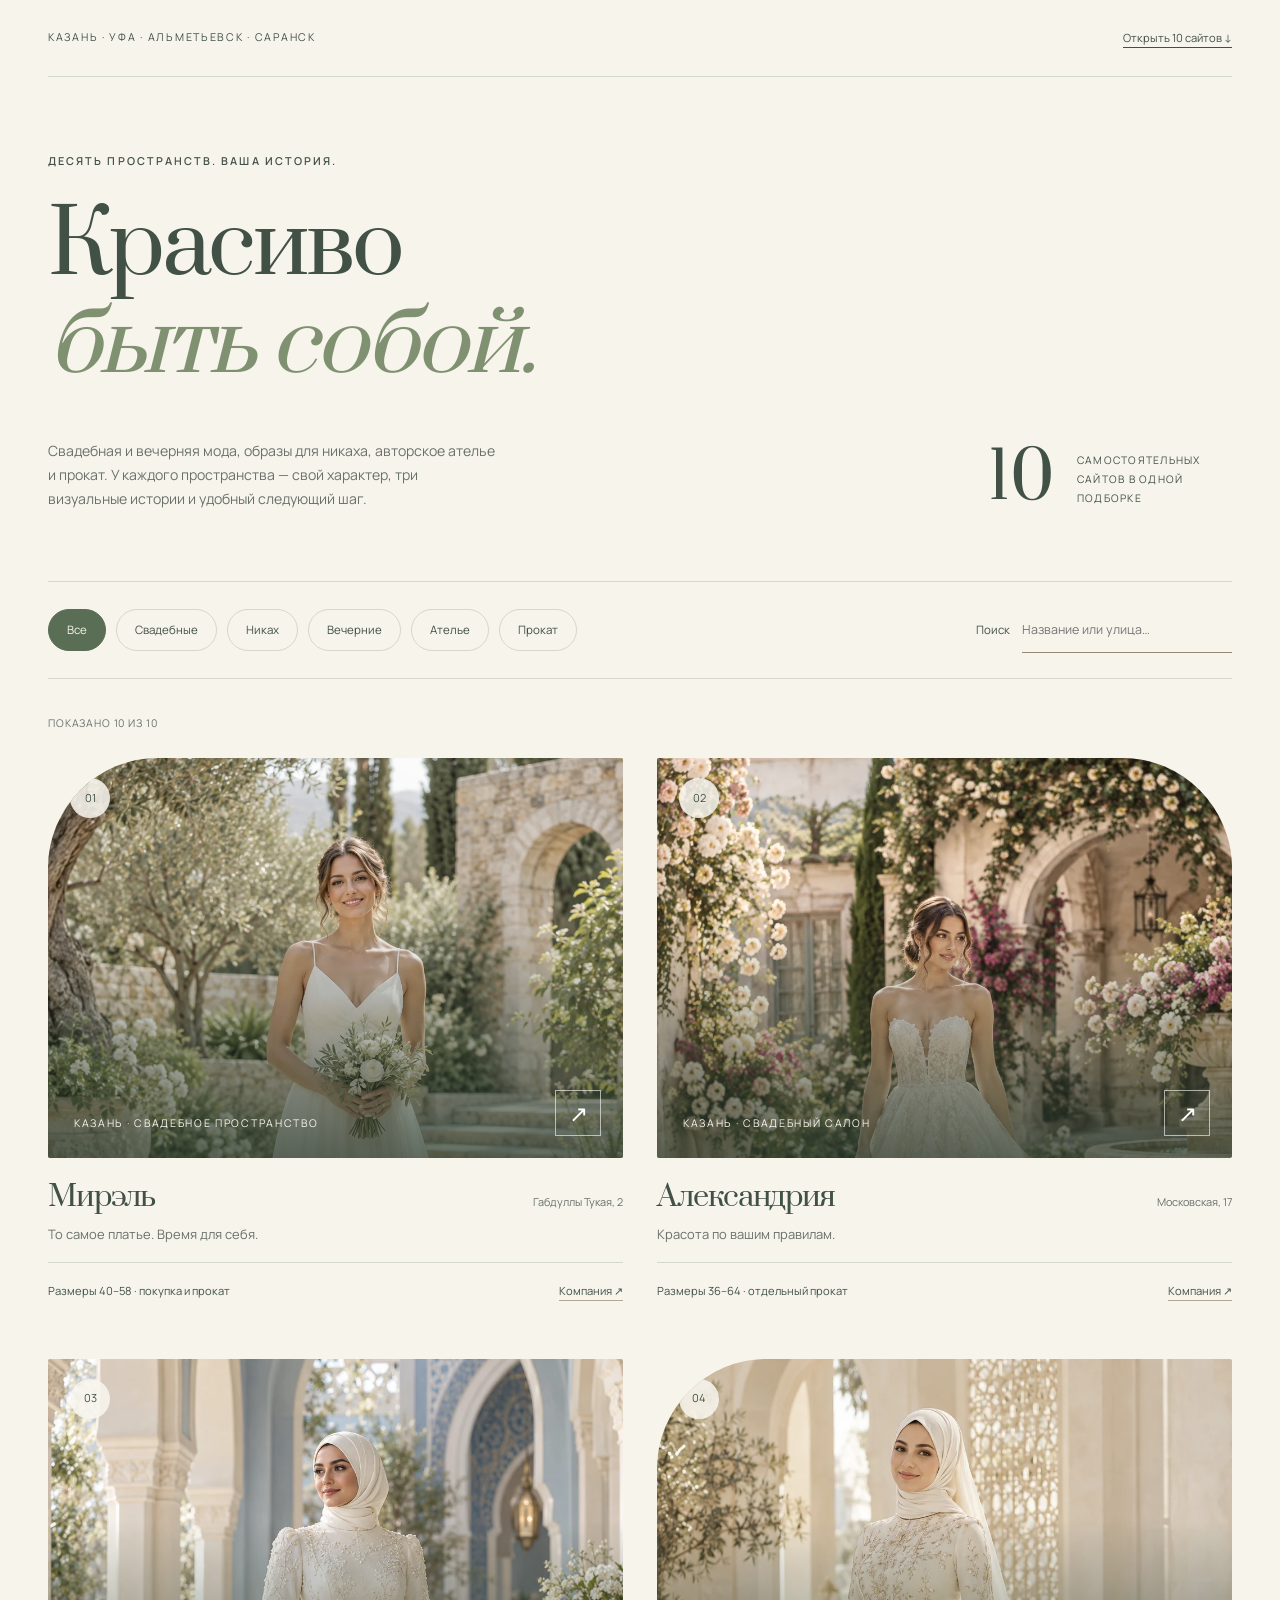
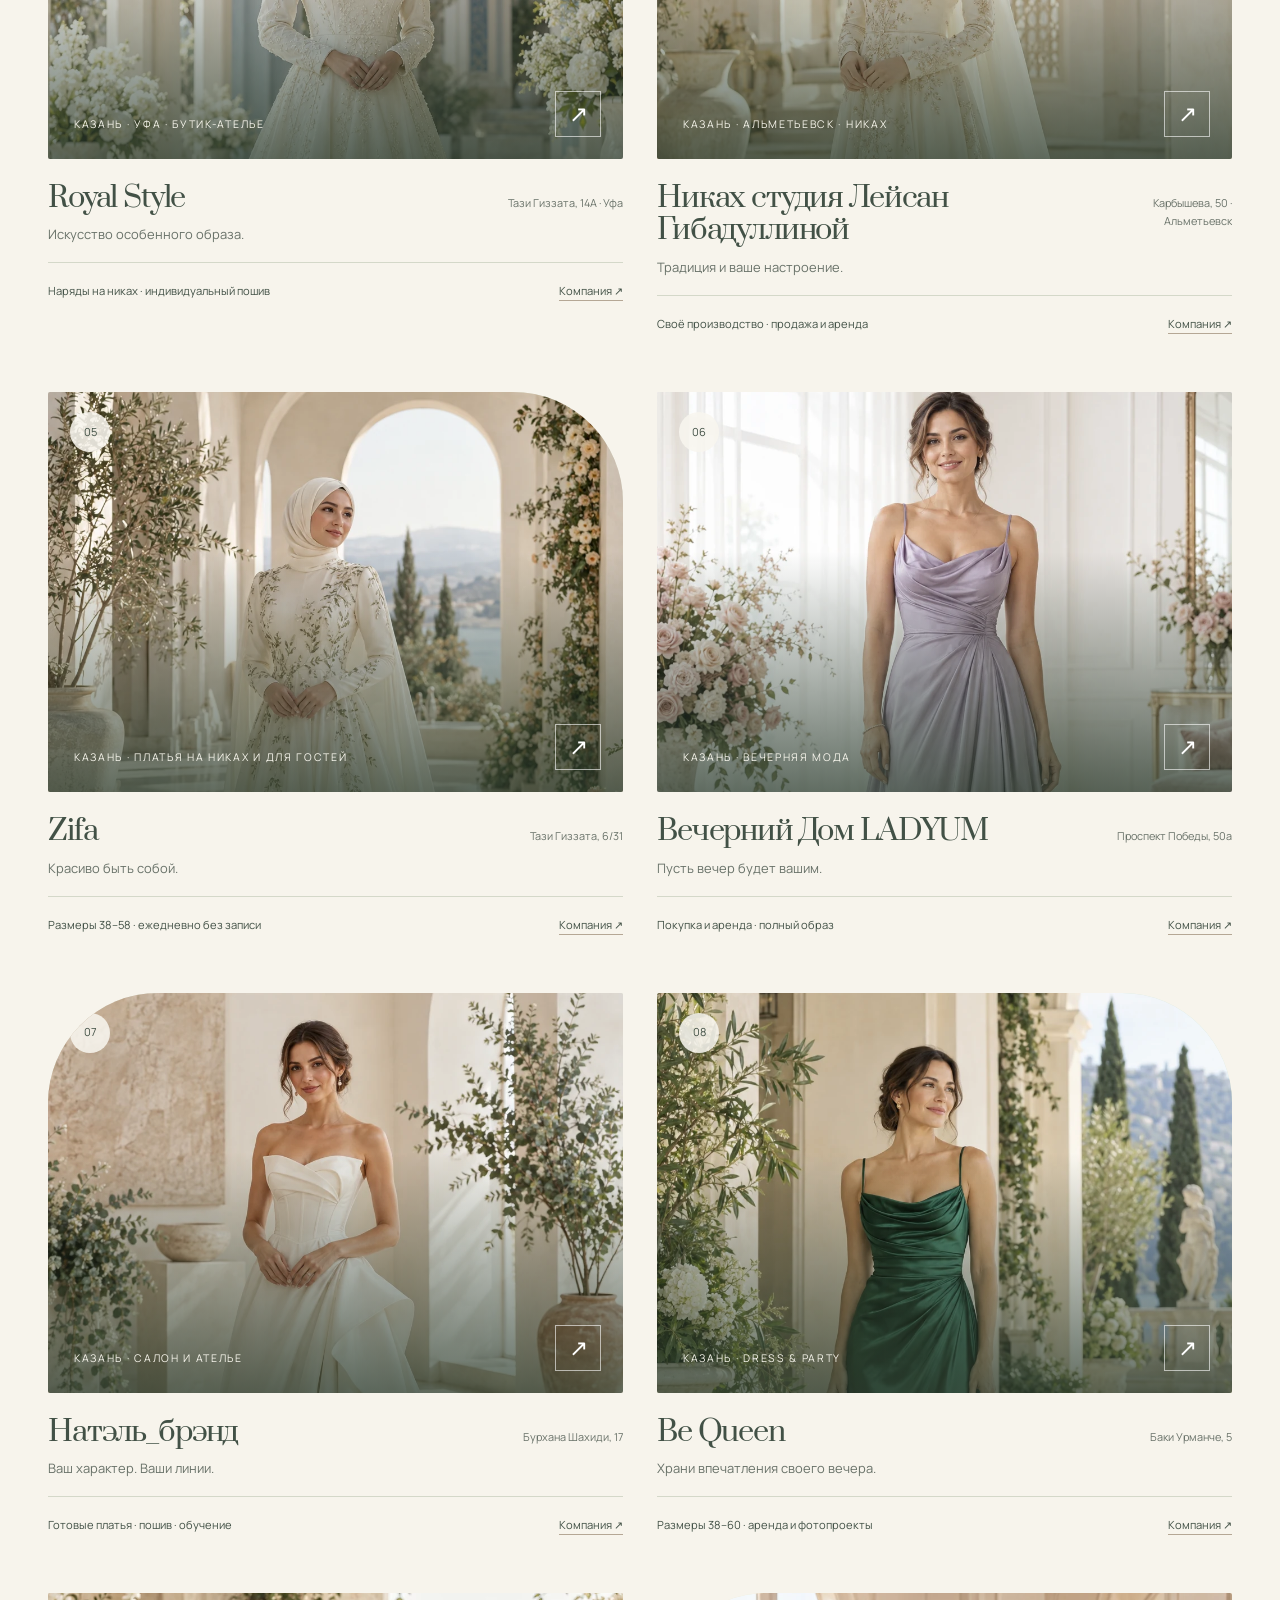
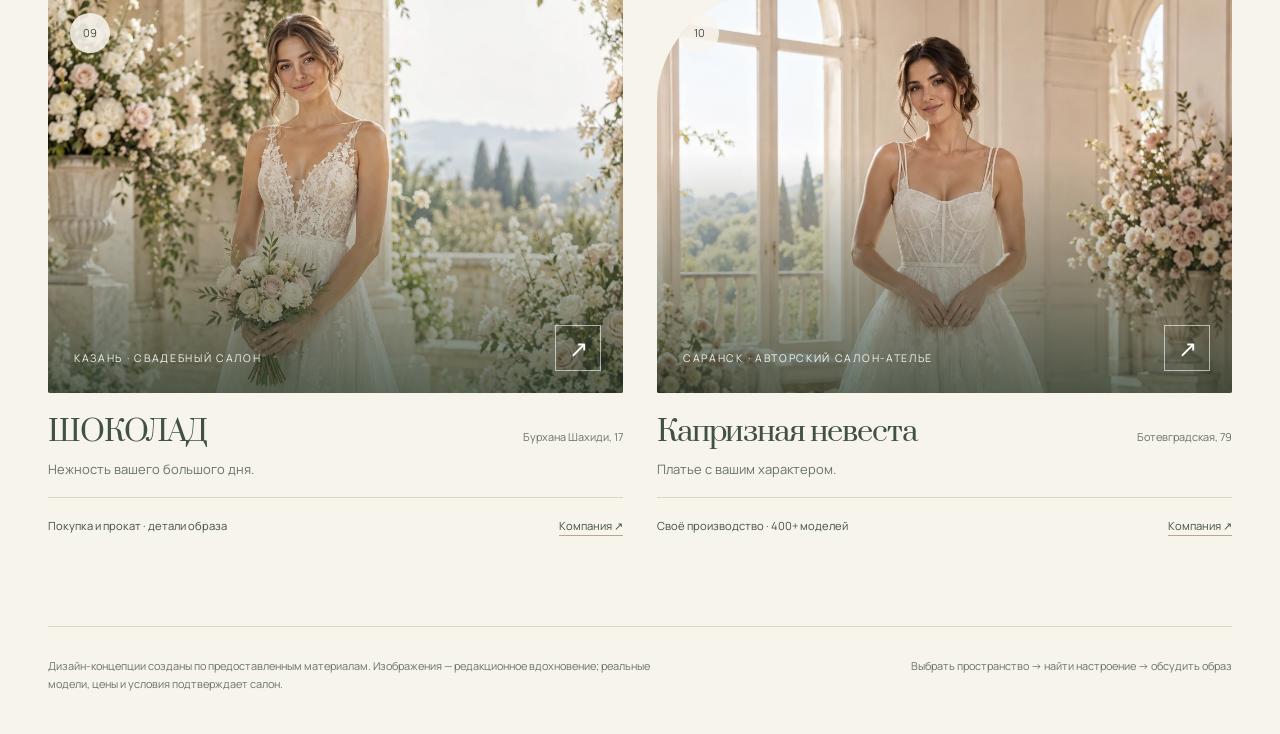
<file: index.html>
<!doctype html><html lang="ru"><head><meta charset="utf-8"><meta name="viewport" content="width=device-width,initial-scale=1"><title>Десять пространств моды — Казань и Саранск</title><meta name="description" content="Самостоятельные сайты свадебных салонов, студий никаха, проката и авторских ателье. Казань, Уфа, Альметьевск и Саранск."><meta name="theme-color" content="#f7f4ec"><link rel="stylesheet" href="shared/base.css"><style>
:root{--bg:#eee9e1;--ink:#282620;--muted:#6b655b;--accent:#9c7151;--line:#cbc3b7}body{background:var(--bg)}.directory-header{padding:28px 0;display:flex;align-items:center;justify-content:space-between;gap:20px;border-bottom:1px solid var(--line)}.directory-header>span{font-size:.67rem;letter-spacing:.16em;text-transform:uppercase}.directory-header>a{font-size:.7rem;border-bottom:1px solid var(--ink)}.directory-hero{padding:75px 0 70px;position:relative}.directory-hero .eyebrow{margin-bottom:30px}.directory-hero h1{font-size:clamp(3.3rem,7vw,7rem);max-width:1000px;line-height:1.12}.directory-hero h1 em{font-style:italic;color:#94816e}.directory-intro{display:grid;grid-template-columns:1fr 1fr;gap:65px;margin-top:45px;align-items:end}.directory-intro>p{font-size:.88rem;max-width:450px;color:var(--muted)}.directory-intro .count{display:flex;align-items:center;gap:22px;justify-self:end}.count strong{font:400 4rem/1 var(--serif)}.count span{font-size:.65rem;max-width:155px;line-height:1.8;letter-spacing:.12em;text-transform:uppercase}.directory-tools{display:flex;justify-content:space-between;gap:30px;align-items:center;padding:25px 0;border-top:1px solid var(--line);border-bottom:1px solid var(--line);margin-bottom:36px}.directory-filters{display:flex;gap:10px;flex-wrap:wrap}.directory-filters button{border:1px solid var(--line);background:transparent;border-radius:40px;padding:10px 18px;font-size:.72rem}.directory-filters button[aria-pressed=true]{background:var(--ink);border-color:var(--ink);color:var(--bg)}.directory-search{display:flex;gap:12px;align-items:center;font-size:.72rem}.directory-search input{border:0;border-bottom:1px solid #938777;background:transparent;padding:12px 0;width:225px;color:var(--ink);font-size:.78rem}.directory-grid{display:grid;grid-template-columns:1fr 1fr;gap:60px 35px;padding-bottom:90px}.project-card{min-width:0}.project-art{height:400px;position:relative;overflow:hidden;background:var(--card-color)}.project-art img{width:100%;height:100%;object-fit:cover;object-position:center 10%;transition:transform .7s}.project-card:hover img{transform:scale(1.04)}.project-art:after{content:'';position:absolute;inset:40% 0 0;background:linear-gradient(0deg,#15110dc7,transparent);pointer-events:none}.project-no{position:absolute;top:20px;left:22px;width:40px;height:40px;display:grid;place-items:center;background:#f9f6efdd;font-size:.69rem;z-index:1}.project-art .project-tag{position:absolute;bottom:25px;left:26px;z-index:1;color:#f8f6ed;font-size:.66rem;text-transform:uppercase;letter-spacing:.16em}.project-art .project-arrow{position:absolute;right:22px;bottom:22px;border:1px solid #fff9;color:white;width:46px;height:46px;display:grid;place-items:center;z-index:1;font-size:23px}.project-title{margin-top:23px;display:flex;gap:20px;justify-content:space-between;align-items:baseline}.project-title h2{font-size:2rem;letter-spacing:-.04em}.project-title span{font-size:.68rem;color:var(--muted);text-align:right}.project-style{font-size:.81rem;color:var(--muted);margin:9px 0 17px}.project-bottom{display:flex;justify-content:space-between;gap:25px;font-size:.7rem;border-top:1px solid var(--line);padding-top:18px;align-items:start}.project-bottom p{max-width:310px}.project-bottom a{white-space:nowrap;border-bottom:1px solid #b5a795}.empty{padding:60px 0;text-align:center;color:var(--muted);font-size:.9rem}.directory-footer{padding:30px 0 40px;border-top:1px solid var(--line);font-size:.68rem;display:flex;justify-content:space-between;gap:30px;color:var(--muted)}.directory-footer p{max-width:630px}.result-count{font-size:.66rem;margin-bottom:25px;letter-spacing:.08em;text-transform:uppercase;color:var(--muted)}
@media(max-width:800px){.directory-hero{padding:50px 0}.directory-intro{gap:30px}.directory-tools{align-items:start;flex-direction:column;gap:18px}.directory-search{width:100%}.directory-search input{flex:1;min-width:0}.directory-grid{gap:40px 22px}.project-art{height:330px}.project-title{flex-direction:column;gap:7px}.project-title h2{font-size:1.5rem}.project-title span{text-align:left}.project-bottom{flex-direction:column;gap:10px}.project-tag{max-width:65%;line-height:1.7}.directory-footer{flex-direction:column}}
@media(max-width:540px){.directory-hero h1{font-size:2.8rem}.directory-intro{grid-template-columns:1fr}.directory-intro .count{justify-self:start}.count strong{font-size:3rem}.directory-grid{grid-template-columns:1fr}.project-art{height:400px}.project-title h2{font-size:1.9rem}.directory-header>span{max-width:180px;font-size:.6rem;line-height:1.7}.directory-filters button{padding:9px 14px}.directory-hero .eyebrow{font-size:.59rem}}

:root{--bg:#f7f4ec;--ink:#425146;--muted:#697269;--accent:#8b7053;--line:#d4d8c9}.directory-hero h1{max-width:950px;font-size:clamp(3rem,6.8vw,6.7rem)}.directory-hero h1 em{color:#809172}.directory-header>span{max-width:520px;line-height:1.8}.project-title h2{font-size:clamp(1.6rem,2.25vw,2.45rem)}.project-art{border-radius:110px 2px 2px 2px}.project-card:nth-child(3n+2) .project-art{border-radius:2px 110px 2px 2px}.project-card:nth-child(3n) .project-art{border-radius:2px}.project-art img{object-position:center 10%}.project-art:after{background:linear-gradient(0deg,rgba(45,61,47,.75),transparent)}.directory-filters button[aria-pressed=true]{background:#596e55;border-color:#596e55}.directory-search input{width:210px}.directory-search{white-space:nowrap}.project-title{min-width:0}.project-title h2{overflow-wrap:break-word}.project-no{border-radius:50%}.directory-grid{gap:58px 34px}@media(max-width:800px){.project-title h2{font-size:1.6rem}.directory-hero{padding:48px 0}.directory-intro{grid-template-columns:1fr}.directory-intro .count{justify-self:start}}@media(max-width:520px){.directory-header{align-items:start}.directory-header>span{max-width:58%;font-size:.56rem}.directory-header>a{font-size:.62rem}.project-art{border-radius:85px 2px 2px 2px}.project-card:nth-child(3n+2) .project-art{border-radius:2px 85px 2px 2px}}
</style></head><body><a class="skip-link" href="#projects">К проектам</a><div class="container"><header class="directory-header"><span>Казань · Уфа · Альметьевск · Саранск</span><a href="#projects">Открыть 10 сайтов ↓</a></header><main><section class="directory-hero"><span class="eyebrow">Десять пространств. Ваша история.</span><h1>Красиво<br><em>быть собой.</em></h1><div class="directory-intro"><p>Свадебная и вечерняя мода, образы для никаха, авторское ателье и прокат. У каждого пространства — свой характер, три визуальные истории и удобный следующий шаг.</p><div class="count"><strong>10</strong><span>самостоятельных сайтов в одной подборке</span></div></div></section><section id="projects"><div class="directory-tools"><div class="directory-filters" role="group" aria-label="Направление салона"><button type="button" data-type="all" aria-pressed="true">Все</button><button type="button" data-type="bridal" aria-pressed="false">Свадебные</button><button type="button" data-type="nikah" aria-pressed="false">Никах</button><button type="button" data-type="evening" aria-pressed="false">Вечерние</button><button type="button" data-type="atelier" aria-pressed="false">Ателье</button><button type="button" data-type="rental" aria-pressed="false">Прокат</button></div><label class="directory-search">Поиск <input id="project-search" type="search" placeholder="Название или улица…"></label></div><p class="result-count" id="result-count" role="status">Показано 10 из 10</p><div class="directory-grid"><article class="project-card" data-types="bridal rental" data-search="мирэль mirel мирель my wedding габдуллы тукая, 2 казань · свадебное пространство" style="--card-color:#d9dfcf"><a class="project-art" style="display:block" href="mirel/" aria-label="Открыть сайт Мирэль"><img src="assets/mirel-hero.webp" alt="Концепция сайта Мирэль: образ для вдохновения" width="1024" height="1536" loading="eager"><span class="project-no">01</span><span class="project-tag">Казань · свадебное пространство</span><span class="project-arrow" aria-hidden="true">↗</span></a><div class="project-title"><a href="mirel/"><h2>Мирэль</h2></a><span>Габдуллы Тукая, 2</span></div><p class="project-style">То самое платье. Время для себя.</p><div class="project-bottom"><p>Размеры 40–58 · покупка и прокат</p><a href="https://2gis.ru/kazan/search/%D1%81%D0%B2%D0%B0%D0%B4%D0%B5%D0%B1%D0%BD%D1%8B%D0%B5%20%D1%81%D0%B0%D0%BB%D0%BE%D0%BD%D1%8B/rubricId/383/firm/70000001031030697/49.107891%2C55.785146?m=49.204618%2C55.792005%2F11.05" target="_blank" rel="noopener noreferrer">Компания ↗</a></div></article><article class="project-card" data-types="bridal rental" data-search="александрия alexandria александрия московская, 17 казань · свадебный салон" style="--card-color:#efd8e0"><a class="project-art" style="display:block" href="alexandria/" aria-label="Открыть сайт Александрия"><img src="assets/alexandria-hero.webp" alt="Концепция сайта Александрия: образ для вдохновения" width="1024" height="1536" loading="eager"><span class="project-no">02</span><span class="project-tag">Казань · свадебный салон</span><span class="project-arrow" aria-hidden="true">↗</span></a><div class="project-title"><a href="alexandria/"><h2>Александрия</h2></a><span>Московская, 17</span></div><p class="project-style">Красота по вашим правилам.</p><div class="project-bottom"><p>Размеры 36–64 · отдельный прокат</p><a href="https://2gis.ru/kazan/search/%D1%81%D0%B2%D0%B0%D0%B4%D0%B5%D0%B1%D0%BD%D1%8B%D0%B5%20%D1%81%D0%B0%D0%BB%D0%BE%D0%BD%D1%8B/rubricId/383/firm/70000001035667456/49.104438%2C55.792023?m=49.204618%2C55.792005%2F11.05" target="_blank" rel="noopener noreferrer">Компания ↗</a></div></article><article class="project-card" data-types="bridal nikah evening atelier" data-search="royal style royal-style роял стайл royalstyle тази гиззата, 14а · уфа казань · уфа · бутик-ателье" style="--card-color:#dfe8ec"><a class="project-art" style="display:block" href="royal-style/" aria-label="Открыть сайт Royal Style"><img src="assets/royal-style-hero.webp" alt="Концепция сайта Royal Style: образ для вдохновения" width="1024" height="1536" loading="lazy"><span class="project-no">03</span><span class="project-tag">Казань · Уфа · бутик-ателье</span><span class="project-arrow" aria-hidden="true">↗</span></a><div class="project-title"><a href="royal-style/"><h2>Royal Style</h2></a><span>Тази Гиззата, 14А · Уфа</span></div><p class="project-style">Искусство особенного образа.</p><div class="project-bottom"><p>Наряды на никах · индивидуальный пошив</p><a href="https://2gis.ru/kazan/search/%D1%81%D0%B2%D0%B0%D0%B4%D0%B5%D0%B1%D0%BD%D1%8B%D0%B5%20%D1%81%D0%B0%D0%BB%D0%BE%D0%BD%D1%8B/rubricId/383/firm/2956016536618549/49.106184%2C55.787923?m=49.204618%2C55.792005%2F11.05" target="_blank" rel="noopener noreferrer">Компания ↗</a></div></article><article class="project-card" data-types="nikah rental" data-search="никах студия лейсан гибадуллиной leysan лейсан гибадуллина muslim express карбышева, 50 · альметьевск казань · альметьевск · никах" style="--card-color:#eee0c6"><a class="project-art" style="display:block" href="leysan/" aria-label="Открыть сайт Никах студия Лейсан Гибадуллиной"><img src="assets/leysan-hero.webp" alt="Концепция сайта Никах студия Лейсан Гибадуллиной: образ для вдохновения" width="1024" height="1536" loading="lazy"><span class="project-no">04</span><span class="project-tag">Казань · Альметьевск · никах</span><span class="project-arrow" aria-hidden="true">↗</span></a><div class="project-title"><a href="leysan/"><h2>Никах студия Лейсан Гибадуллиной</h2></a><span>Карбышева, 50 · Альметьевск</span></div><p class="project-style">Традиция и ваше настроение.</p><div class="project-bottom"><p>Своё производство · продажа и аренда</p><a href="https://2gis.ru/kazan/search/%D1%81%D0%B2%D0%B0%D0%B4%D0%B5%D0%B1%D0%BD%D1%8B%D0%B5%20%D1%81%D0%B0%D0%BB%D0%BE%D0%BD%D1%8B/rubricId/383/firm/70000001031550158/49.208267%2C55.749048?m=49.204618%2C55.792005%2F11.05" target="_blank" rel="noopener noreferrer">Компания ↗</a></div></article><article class="project-card" data-types="nikah" data-search="zifa zifa зифа zifa_kzn тази гиззата, 6/31 казань · платья на никах и для гостей" style="--card-color:#e2e5d4"><a class="project-art" style="display:block" href="zifa/" aria-label="Открыть сайт Zifa"><img src="assets/zifa-hero.webp" alt="Концепция сайта Zifa: образ для вдохновения" width="1024" height="1536" loading="lazy"><span class="project-no">05</span><span class="project-tag">Казань · платья на никах и для гостей</span><span class="project-arrow" aria-hidden="true">↗</span></a><div class="project-title"><a href="zifa/"><h2>Zifa</h2></a><span>Тази Гиззата, 6/31</span></div><p class="project-style">Красиво быть собой.</p><div class="project-bottom"><p>Размеры 38–58 · ежедневно без записи</p><a href="https://2gis.ru/kazan/search/%D1%81%D0%B2%D0%B0%D0%B4%D0%B5%D0%B1%D0%BD%D1%8B%D0%B5%20%D1%81%D0%B0%D0%BB%D0%BE%D0%BD%D1%8B/rubricId/383/firm/70000001045141020/49.108456%2C55.789528?m=49.269351%2C55.77487%2F10.65" target="_blank" rel="noopener noreferrer">Компания ↗</a></div></article><article class="project-card" data-types="evening rental" data-search="вечерний дом ladyum ladyum ледиум лэдиум ladyum проспект победы, 50а казань · вечерняя мода" style="--card-color:#e6ddec"><a class="project-art" style="display:block" href="ladyum/" aria-label="Открыть сайт Вечерний Дом LADYUM"><img src="assets/ladyum-hero.webp" alt="Концепция сайта Вечерний Дом LADYUM: образ для вдохновения" width="1024" height="1536" loading="lazy"><span class="project-no">06</span><span class="project-tag">Казань · вечерняя мода</span><span class="project-arrow" aria-hidden="true">↗</span></a><div class="project-title"><a href="ladyum/"><h2>Вечерний Дом LADYUM</h2></a><span>Проспект Победы, 50а</span></div><p class="project-style">Пусть вечер будет вашим.</p><div class="project-bottom"><p>Покупка и аренда · полный образ</p><a href="https://2gis.ru/kazan/search/%D1%81%D0%B2%D0%B0%D0%B4%D0%B5%D0%B1%D0%BD%D1%8B%D0%B5%20%D1%81%D0%B0%D0%BB%D0%BE%D0%BD%D1%8B/rubricId/383/page/2/firm/70000001068929806/49.208267%2C55.749048?m=49.269351%2C55.77487%2F10.65" target="_blank" rel="noopener noreferrer">Компания ↗</a></div></article><article class="project-card" data-types="bridal evening atelier" data-search="натэль_брэнд natel натель натэль natel brand бурхана шахиди, 17 казань · салон и ателье" style="--card-color:#e2e4d5"><a class="project-art" style="display:block" href="natel/" aria-label="Открыть сайт Натэль_брэнд"><img src="assets/natel-hero.webp" alt="Концепция сайта Натэль_брэнд: образ для вдохновения" width="1024" height="1536" loading="lazy"><span class="project-no">07</span><span class="project-tag">Казань · салон и ателье</span><span class="project-arrow" aria-hidden="true">↗</span></a><div class="project-title"><a href="natel/"><h2>Натэль_брэнд</h2></a><span>Бурхана Шахиди, 17</span></div><p class="project-style">Ваш характер. Ваши линии.</p><div class="project-bottom"><p>Готовые платья · пошив · обучение</p><a href="https://2gis.ru/kazan/search/%D1%81%D0%B2%D0%B0%D0%B4%D0%B5%D0%B1%D0%BD%D1%8B%D0%B5%20%D1%81%D0%B0%D0%BB%D0%BE%D0%BD%D1%8B/rubricId/383/page/2/firm/70000001039047591/49.10733%2C55.786865?m=49.269351%2C55.77487%2F10.65" target="_blank" rel="noopener noreferrer">Компания ↗</a></div></article><article class="project-card" data-types="rental evening bridal nikah" data-search="be queen be-queen би квин беквин bequeen баки урманче, 5 казань · dress &amp; party" style="--card-color:#d9e7d2"><a class="project-art" style="display:block" href="be-queen/" aria-label="Открыть сайт Be Queen"><img src="assets/be-queen-hero.webp" alt="Концепция сайта Be Queen: образ для вдохновения" width="1024" height="1536" loading="lazy"><span class="project-no">08</span><span class="project-tag">Казань · dress & party</span><span class="project-arrow" aria-hidden="true">↗</span></a><div class="project-title"><a href="be-queen/"><h2>Be Queen</h2></a><span>Баки Урманче, 5</span></div><p class="project-style">Храни впечатления своего вечера.</p><div class="project-bottom"><p>Размеры 38–60 · аренда и фотопроекты</p><a href="https://2gis.ru/kazan/search/%D1%81%D0%B2%D0%B0%D0%B4%D0%B5%D0%B1%D0%BD%D1%8B%D0%B5%20%D1%81%D0%B0%D0%BB%D0%BE%D0%BD%D1%8B/rubricId/383/page/2/firm/70000001079267297/49.178938%2C55.732275?m=49.269351%2C55.77487%2F10.65" target="_blank" rel="noopener noreferrer">Компания ↗</a></div></article><article class="project-card" data-types="bridal rental" data-search="шоколад chocolate шоколад chocolate chokolat бурхана шахиди, 17 казань · свадебный салон" style="--card-color:#ecded3"><a class="project-art" style="display:block" href="chocolate/" aria-label="Открыть сайт ШОКОЛАД"><img src="assets/chocolate-hero.webp" alt="Концепция сайта ШОКОЛАД: образ для вдохновения" width="1024" height="1536" loading="lazy"><span class="project-no">09</span><span class="project-tag">Казань · свадебный салон</span><span class="project-arrow" aria-hidden="true">↗</span></a><div class="project-title"><a href="chocolate/"><h2>ШОКОЛАД</h2></a><span>Бурхана Шахиди, 17</span></div><p class="project-style">Нежность вашего большого дня.</p><div class="project-bottom"><p>Покупка и прокат · детали образа</p><a href="https://2gis.ru/kazan/search/%D1%81%D0%B2%D0%B0%D0%B4%D0%B5%D0%B1%D0%BD%D1%8B%D0%B5%20%D1%81%D0%B0%D0%BB%D0%BE%D0%BD%D1%8B/rubricId/383/page/3/firm/70000001021828753/49.10733%2C55.786865?m=49.269351%2C55.77487%2F10.65" target="_blank" rel="noopener noreferrer">Компания ↗</a></div></article><article class="project-card" data-types="bridal evening atelier" data-search="капризная невеста kapriznaya-nevesta капризная невеста kaprizenevesta ботевградская, 79 саранск · авторский салон-ателье" style="--card-color:#f0e8cc"><a class="project-art" style="display:block" href="kapriznaya-nevesta/" aria-label="Открыть сайт Капризная невеста"><img src="assets/kapriznaya-nevesta-hero.webp" alt="Концепция сайта Капризная невеста: образ для вдохновения" width="1024" height="1536" loading="lazy"><span class="project-no">10</span><span class="project-tag">Саранск · авторский салон-ателье</span><span class="project-arrow" aria-hidden="true">↗</span></a><div class="project-title"><a href="kapriznaya-nevesta/"><h2>Капризная невеста</h2></a><span>Ботевградская, 79</span></div><p class="project-style">Платье с вашим характером.</p><div class="project-bottom"><p>Своё производство · 400+ моделей</p><a href="https://2gis.ru/saransk/search/%D1%81%D0%B2%D0%B0%D0%B4%D0%B5%D0%B1%D0%BD%D1%8B%D0%B5%20%D1%81%D0%B0%D0%BB%D0%BE%D0%BD%D1%8B/rubricId/383/firm/11963215791392006/45.172543%2C54.189428?m=45.601893%2C54.229098%2F9.54" target="_blank" rel="noopener noreferrer">Компания ↗</a></div></article></div><p class="empty" id="empty" hidden>Ничего не найдено. Попробуйте другое название или сбросьте фильтр.</p></section></main><footer class="directory-footer"><p>Дизайн-концепции созданы по предоставленным материалам. Изображения — редакционное вдохновение; реальные модели, цены и условия подтверждает салон.</p><span>Выбрать пространство → найти настроение → обсудить образ</span></footer></div><script>(()=>{let type='all';const input=document.querySelector('#project-search'),cards=[...document.querySelectorAll('.project-card')],buttons=[...document.querySelectorAll('[data-type]')];function update(){const q=input.value.toLocaleLowerCase('ru-RU').trim().replace(/ё/g,'е');let shown=0;cards.forEach(card=>{card.hidden=(type!=='all'&&!card.dataset.types.split(' ').includes(type))||!card.dataset.search.replace(/ё/g,'е').includes(q);if(!card.hidden)shown++});document.querySelector('#result-count').textContent='Показано '+shown+' из 10';document.querySelector('#empty').hidden=shown>0}buttons.forEach(button=>button.addEventListener('click',()=>{type=button.dataset.type;buttons.forEach(item=>item.setAttribute('aria-pressed',String(item===button)));update()}));input.addEventListener('input',update)})();</script></body></html>
</file>
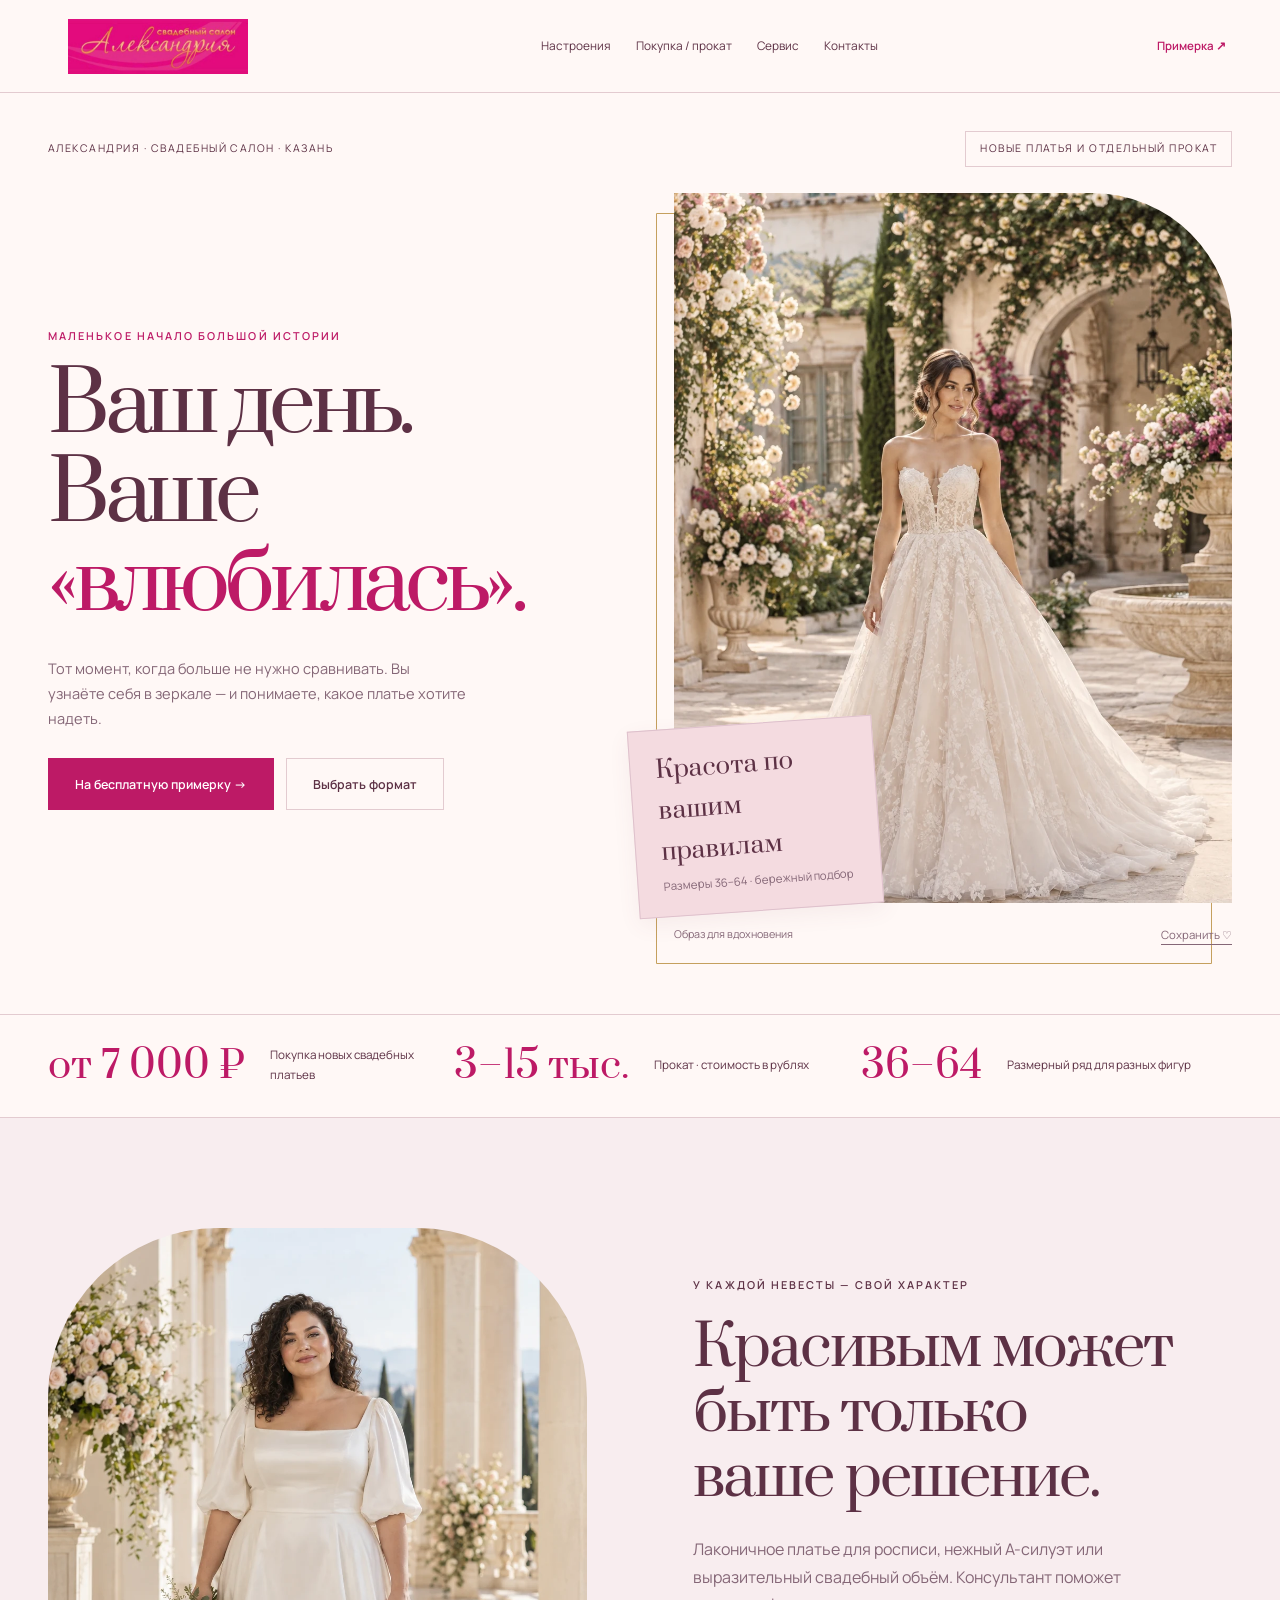
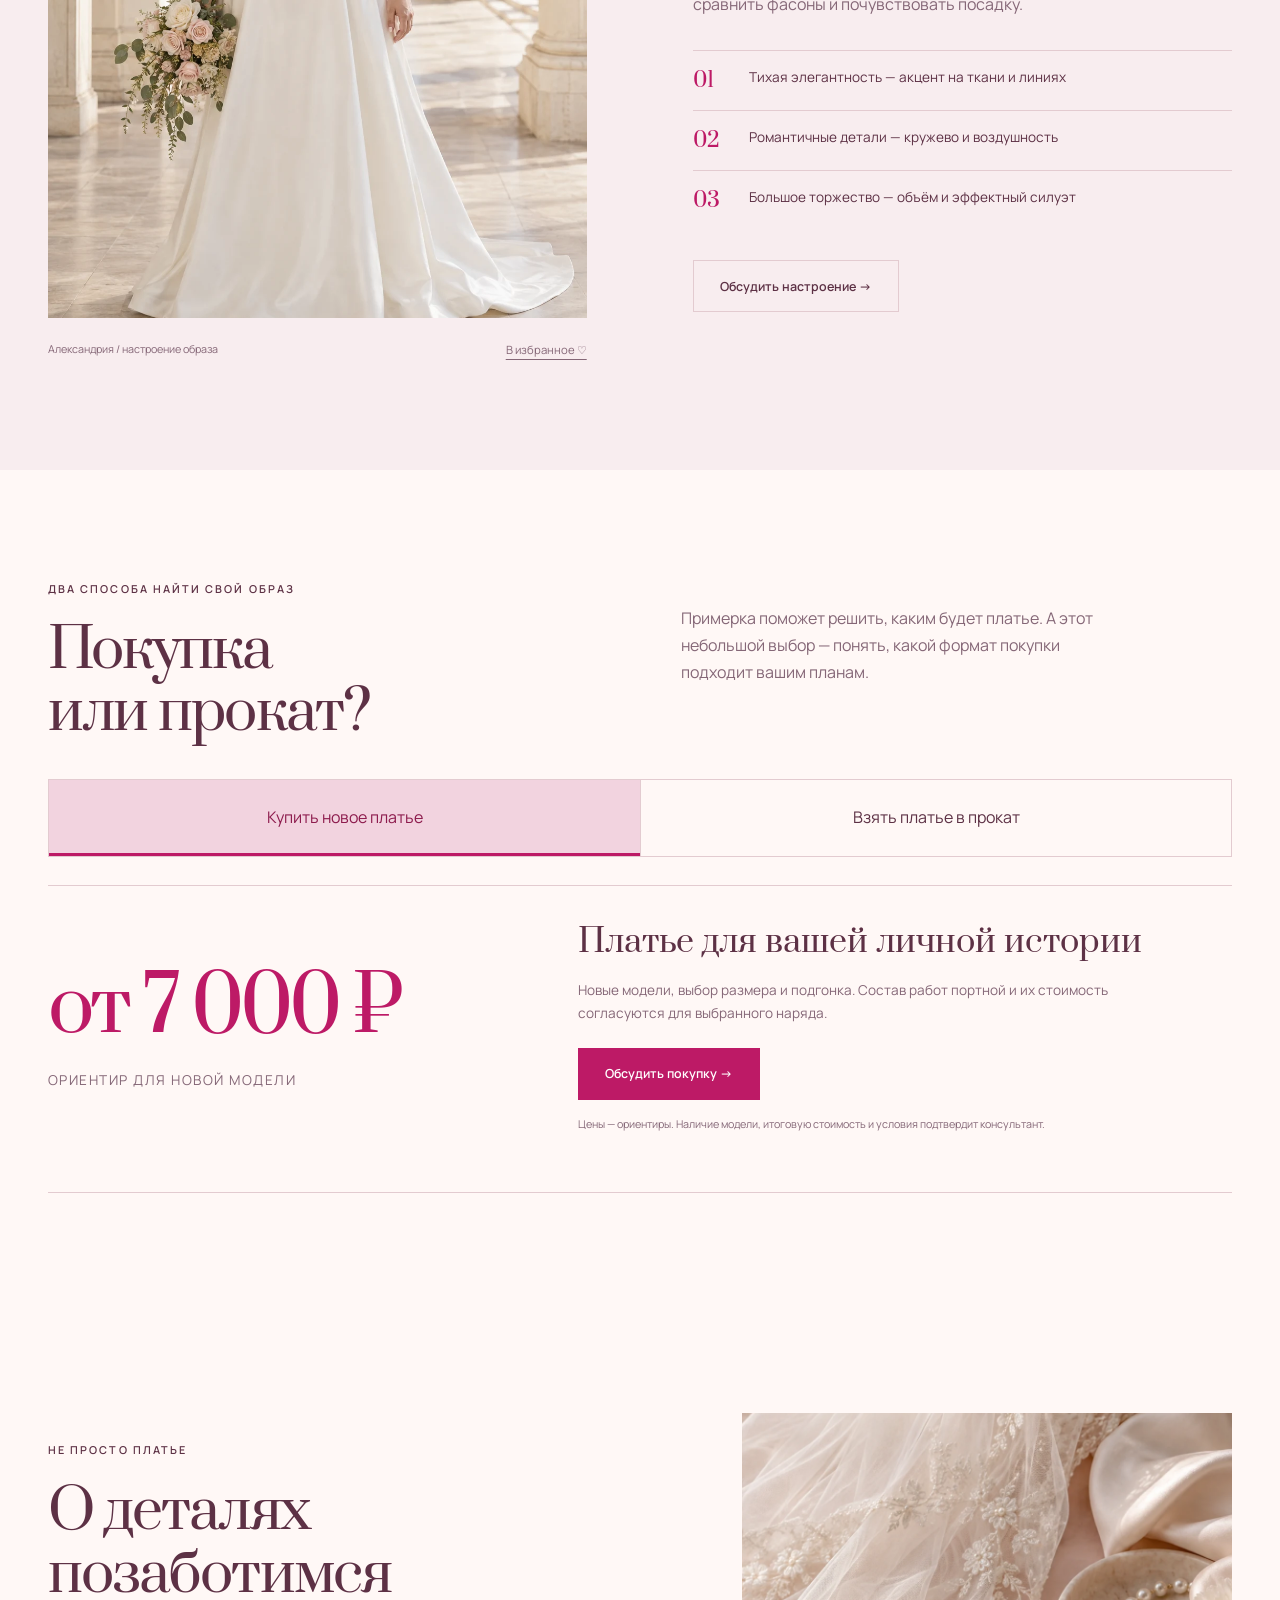
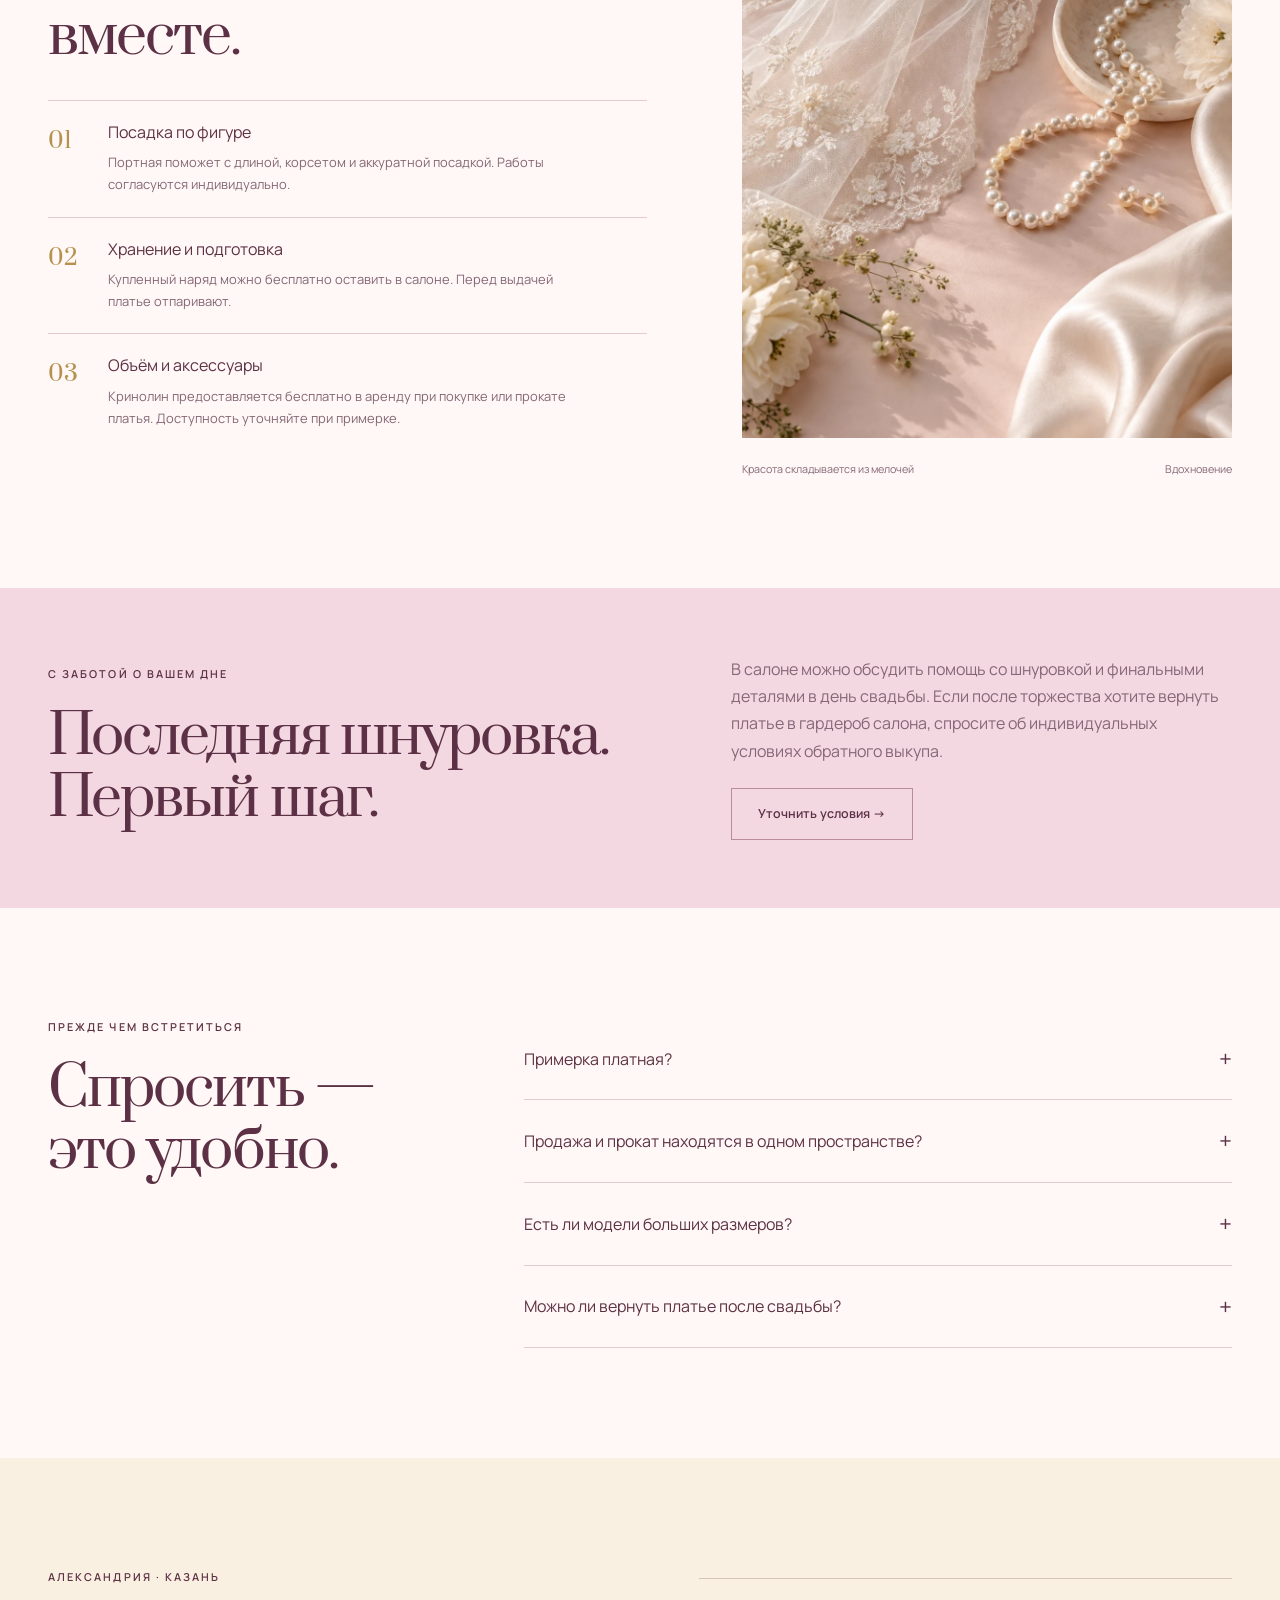
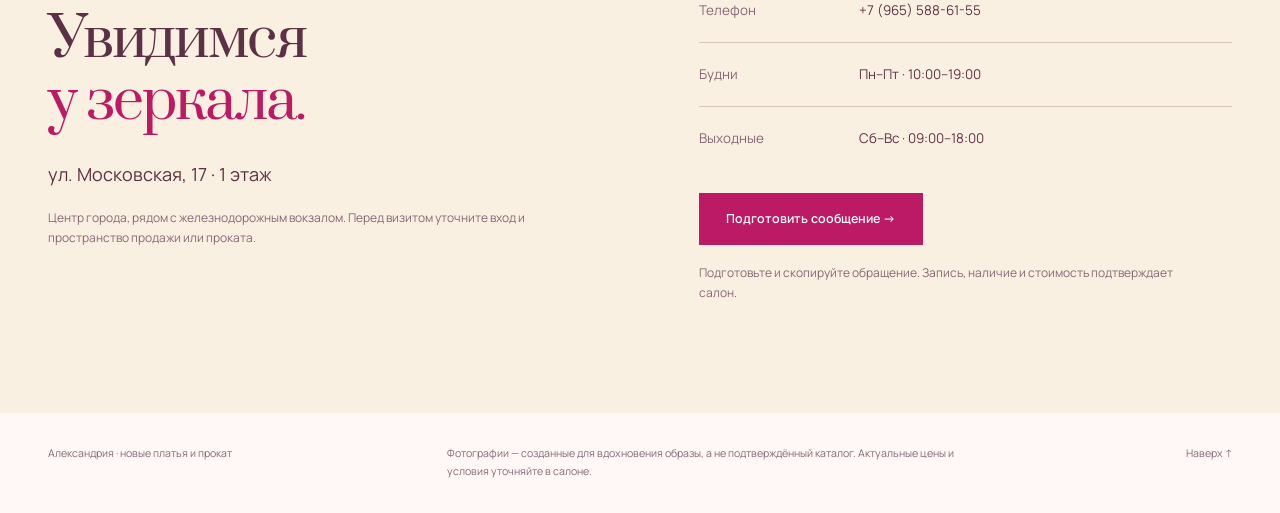
<file: alexandria/index.html>
<!doctype html><html lang="ru"><head><meta charset="utf-8"><meta name="viewport" content="width=device-width,initial-scale=1"><title>Александрия — свадебные платья и прокат в Казани</title><meta name="description" content="Свадебный салон Александрия в Казани: новые платья от 7 000 ₽, прокат 3 000–15 000 ₽, размеры 36–64. Бесплатная примерка и помощь в создании образа."><meta name="theme-color" content="#fff8f6"><link rel="stylesheet" href="../shared/base.css"><style>
:root{--bg:#fff8f6;--ink:#5d3145;--muted:#856777;--accent:#bd1a66;--line:#e3cbd0}.container{width:min(1360px,calc(100% - 96px))}.site-header{border-bottom:1px solid var(--line)}.header-inner{min-height:92px;display:flex;align-items:center;justify-content:space-between;gap:25px}.brand img{width:220px;height:55px;object-fit:contain}.header-action{background:none;border:0;color:var(--accent);font-weight:600}.btn{background:var(--accent);border-color:var(--accent);color:#fff}.hero{padding:38px 0 70px}.hero-top{display:flex;justify-content:space-between;gap:30px;align-items:center;padding-bottom:26px;font-size:.66rem;letter-spacing:.14em;text-transform:uppercase}.hero-top .label{border:1px solid var(--line);padding:8px 14px}.hero-layout{display:grid;grid-template-columns:1fr 1.05fr;gap:5%;align-items:center}.hero h1{font-size:clamp(3.5rem,6.5vw,7.2rem);letter-spacing:-.065em;line-height:1.07;position:relative;z-index:2}.hero h1 span{color:var(--accent)}.hero-copy .eyebrow{color:var(--accent);margin-bottom:17px}.hero-copy p{max-width:420px;margin:28px 0;font-size:.91rem;color:var(--muted)}.hero-actions{display:flex;flex-wrap:wrap;gap:12px}.hero-photo{position:relative;padding-left:18px}.hero-photo .gallery-trigger{height:710px;border-radius:0 140px 0 0}.hero-photo img{width:100%;height:100%;object-fit:cover;object-position:center 18%}.hero-photo:before{content:'';position:absolute;left:0;top:20px;bottom:-20px;right:20px;border:1px solid #c5a05e;border-radius:0 140px 0 0;z-index:-1}.ribbon{position:absolute;bottom:34px;left:-23px;background:#f4dbe0;max-width:245px;padding:20px 25px;box-shadow:0 7px 22px #7d415612;transform:rotate(-4deg);border:1px solid #dec1cc}.ribbon strong{font-family:var(--serif);display:block;font-weight:400;font-size:1.5rem}.ribbon p{font-size:.71rem;margin-top:4px;color:var(--muted)}.photo-info{display:flex;justify-content:space-between;gap:15px;margin-top:22px;font-size:.67rem;color:var(--muted)}.save{padding:0;border:0;background:none;font-size:.71rem;text-decoration:underline;text-underline-offset:5px}.numbers{padding:28px 0;border-block:1px solid var(--line)}.numbers-grid{display:grid;grid-template-columns:repeat(3,1fr);gap:35px}.number{display:flex;gap:25px;align-items:center}.number strong{font:400 2.4rem/1.2 var(--serif);white-space:nowrap;color:var(--accent)}.number p{font-size:.73rem;max-width:190px}.collection{background:#f8edef}.collection-layout{display:grid;grid-template-columns:1fr 1fr;gap:9%;align-items:center}.collection-photo .gallery-trigger{height:690px;border-radius:170px 170px 0 0}.collection-photo img{width:100%;height:100%;object-fit:cover;object-position:center 17%}.collection-copy h2{font-size:clamp(2.8rem,4.5vw,5.1rem);max-width:600px}.collection-copy p{color:var(--muted);margin-top:25px;max-width:440px}.mood-list{margin:32px 0 0;padding:0;list-style:none}.mood-list li{padding:15px 0;border-top:1px solid var(--line);font-size:.85rem;display:flex;gap:20px}.mood-list span{font:400 1.3rem/1.4 var(--serif);color:var(--accent);width:36px;flex-shrink:0}.collection-copy .btn-outline{margin-top:30px}.format-top{display:grid;grid-template-columns:1fr 1fr;gap:7%;align-items:start;margin-bottom:35px}.format-top p{max-width:430px;color:var(--muted);padding-top:25px}.format-selector{display:grid;grid-template-columns:1fr 1fr;border:1px solid var(--line);margin-bottom:28px}.format-selector button{padding:24px;background:none;border:0;font-size:1rem;text-align:center}.format-selector button+button{border-left:1px solid var(--line)}.format-selector button[aria-pressed=true]{background:#f2d3df;color:#8d1b4d;box-shadow:inset 0 -3px var(--accent)}.format-result{display:grid;grid-template-columns:.8fr 1.2fr;gap:8%;align-items:center;border-block:1px solid var(--line);padding:35px 0}.price-large{font-family:var(--serif);font-size:clamp(3.4rem,6vw,6rem);line-height:1.2;letter-spacing:-.05em;color:var(--accent)}.price-label{font-size:.69rem;letter-spacing:.11em;text-transform:uppercase;color:var(--muted);margin-top:14px}.format-result h3{font-family:var(--serif);font-size:2rem}.format-result p{font-size:.85rem;color:var(--muted);margin:15px 0 23px;max-width:600px}.fine{font-size:.67rem!important;line-height:1.75}.care-layout{display:grid;grid-template-columns:1.1fr .9fr;gap:8%;align-items:center}.care-list{margin-top:32px}.care-row{padding:21px 0;border-top:1px solid var(--line);display:grid;grid-template-columns:40px 1fr;gap:20px}.care-row>span{color:#b69251;font-family:var(--serif);font-size:1.4rem}.care-row h3{font-size:1rem}.care-row p{font-size:.81rem;color:var(--muted);margin-top:8px;max-width:470px}.detail-visual .gallery-trigger{height:625px}.detail-visual img{width:100%;height:100%;object-fit:cover}.care-layout h2{max-width:620px}.day-section{background:#f3d8e2;padding:68px 0}.day-grid{display:grid;grid-template-columns:1.15fr 1fr;gap:9%;align-items:center}.day-grid p{color:var(--muted);max-width:490px}.day-grid .btn-outline{margin-top:23px;border-color:#b98d9d}.faq-grid{display:grid;grid-template-columns:.7fr 1.3fr;gap:8%}.contact{background:#faf0e1}.contact-grid{display:grid;grid-template-columns:1fr 1fr;gap:10%;align-items:start}.contact h2{max-width:700px}.contact h2 span{color:var(--accent)}.contact-address{font-size:1.13rem;margin-top:26px}.contact-small{font-size:.75rem;color:var(--muted);max-width:500px;margin-top:18px}.contact-list{margin-top:10px}.contact-row{border-top:1px solid #d7c6b7;display:grid;grid-template-columns:140px 1fr;gap:20px;padding:20px 0;font-size:.84rem}.contact-row span{color:var(--muted)}.contact-list .btn{margin-top:23px}.footer{padding:32px 0;font-size:.66rem;color:var(--muted)}.footer-grid{display:flex;justify-content:space-between;gap:30px}.footer-grid p{max-width:525px}
@media(max-width:1100px){.container{width:calc(100% - 56px)}.hero-photo .gallery-trigger{height:625px}.hero-layout{gap:4%}.hero h1{font-size:5.4rem}.brand img{width:190px}.nav-links{gap:18px}.number{gap:17px}.number strong{font-size:2rem}.collection-photo .gallery-trigger{height:610px}.detail-visual .gallery-trigger{height:570px}.ribbon{left:-12px;max-width:215px}.ribbon strong{font-size:1.25rem}.contact-row{grid-template-columns:110px 1fr}}
@media(max-width:800px){.container{width:calc(100% - 40px)}.header-inner{min-height:80px}.brand img{width:193px;height:47px}.hero{padding:22px 0 50px}.hero-top{font-size:.61rem;padding-bottom:25px}.hero-layout{grid-template-columns:1fr;gap:36px}.hero h1{font-size:clamp(3.1rem,10vw,6.1rem);max-width:700px}.hero-copy p{max-width:580px;margin:22px 0}.hero-photo{max-width:630px;margin:auto;width:100%}.hero-photo .gallery-trigger{height:710px}.ribbon{left:4px;bottom:55px;max-width:240px}.numbers-grid{gap:20px}.number{display:block}.number p{margin-top:8px}.collection-layout,.format-top,.format-result,.care-layout,.day-grid,.faq-grid,.contact-grid{grid-template-columns:1fr;gap:35px}.collection-copy{grid-row:1}.collection-photo{max-width:580px;margin:auto;width:100%}.collection-photo .gallery-trigger{height:710px}.format-top p{padding:0}.format-result{gap:27px}.price-large{font-size:4rem}.price-label{margin-top:5px}.format-selector button{padding:20px}.detail-visual{max-width:580px;width:100%;margin:auto}.detail-visual .gallery-trigger{height:670px}.day-section{padding:55px 0}.footer-grid{flex-direction:column;gap:13px}}
@media(max-width:520px){.container{width:calc(100% - 32px)}.hero-top{align-items:flex-start;gap:15px}.hero-top>span{max-width:160px}.hero-top .label{font-size:.58rem;padding:7px 10px}.hero-photo .gallery-trigger{height:490px;border-radius:0 95px 0 0}.hero-photo:before{border-radius:0 95px 0 0}.hero-actions .btn,.hero-actions .btn-outline{flex:1}.numbers-grid{grid-template-columns:1fr;gap:18px}.number{display:flex;align-items:center;gap:25px;border-bottom:1px solid var(--line);padding-bottom:18px}.number:last-child{padding-bottom:0;border:0}.number strong{min-width:125px;font-size:2.1rem}.number p{margin:0;max-width:none}.collection-photo .gallery-trigger{height:500px;border-radius:130px 130px 0 0}.detail-visual .gallery-trigger{height:450px}.format-selector button{font-size:.84rem;padding:18px 12px}.price-large{font-size:3.5rem}.contact-row{grid-template-columns:1fr;gap:7px}.ribbon{bottom:38px;max-width:217px;padding:16px 20px}.photo-info{flex-direction:column;gap:7px}.hero h1{font-size:3.2rem}.care-row{grid-template-columns:30px 1fr;gap:15px}.day-grid{gap:25px}.contact-address{font-size:1rem}}
.hero-layout>*,.numbers-grid>*,.collection-layout>*,.format-top>*,.format-result>*,.care-layout>*,.care-row>*,.day-grid>*,.faq-grid>*,.contact-grid>*,.contact-row>*{min-width:0}h1,h2,h3,p,button,a{overflow-wrap:anywhere}.hero-actions>*{min-width:0;max-width:100%}.numbers-grid{grid-template-columns:repeat(auto-fit,minmax(min(100%,18rem),1fr))}.number{flex-wrap:wrap;gap:15px 25px}.number p{min-width:0;flex:1 1 140px}.number strong{max-width:100%}@media(max-width:800px){.hero-layout,.collection-layout,.format-top,.format-result,.care-layout,.day-grid,.faq-grid,.contact-grid{grid-template-columns:minmax(0,1fr)}}@media(max-width:520px){.numbers-grid{grid-template-columns:minmax(0,1fr)}}
</style><script defer src="../shared/site.js"></script></head><body data-brand="Александрия" data-name="Александрия" data-phone="+79655886155" data-visit-mode="appointment"><a class="skip-link" href="#main">Перейти к содержанию</a><header class="site-header"><div class="container header-inner"><a class="brand" href="#main" aria-label="Александрия — главная"><img src="../assets/alexandria-logo.svg" alt="Свадебный салон Александрия"></a><nav class="nav-links" data-mobile-nav id="main-nav" aria-label="Основная навигация"><a href="#collection">Настроения</a><a href="#format">Покупка / прокат</a><a href="#care">Сервис</a><a href="#contacts">Контакты</a></nav><button class="header-action" data-book data-topic="Хочу прийти на бесплатную примерку в Александрию">Примерка ↗</button><button data-menu-toggle aria-controls="main-nav" aria-expanded="false" aria-label="Открыть меню">☰</button></div></header><main id="main">
<section class="hero"><div class="container"><div class="hero-top"><span>Александрия · свадебный салон · Казань</span><span class="label">Новые платья и отдельный прокат</span></div><div class="hero-layout"><div class="hero-copy"><span class="eyebrow">Маленькое начало большой истории</span><h1>Ваш день.<br>Ваше<br><span>«влюбилась».</span></h1><p>Тот момент, когда больше не нужно сравнивать. Вы узнаёте себя в зеркале — и понимаете, какое платье хотите надеть.</p><div class="hero-actions"><button class="btn" data-book data-topic="Хочу прийти на бесплатную примерку свадебного платья">На бесплатную примерку →</button><a class="btn-outline" href="#format">Выбрать формат</a></div></div><div class="hero-photo"><button class="gallery-trigger" data-lightbox="../assets/alexandria-hero.webp" data-caption="Романтичный свадебный образ в палитре Александрии. Визуальная концепция." aria-label="Рассмотреть романтичный свадебный образ"><img src="../assets/alexandria-hero.webp" alt="Романтичный свадебный образ невесты" width="1024" height="1536" fetchpriority="high"></button><div class="ribbon"><strong>Красота по вашим правилам</strong><p>Размеры 36–64 · бережный подбор</p></div><div class="photo-info"><span>Образ для вдохновения</span><button class="save" data-wishlist="Романтичный свадебный образ">Сохранить ♡</button></div></div></div></div></section>
<section class="numbers" aria-label="Ценовые ориентиры"><div class="container numbers-grid"><div class="number"><strong>от 7 000 ₽</strong><p>Покупка новых свадебных платьев</p></div><div class="number"><strong>3–15 тыс.</strong><p>Прокат · стоимость в рублях</p></div><div class="number"><strong>36–64</strong><p>Размерный ряд для разных фигур</p></div></div></section>
<section class="section collection" id="collection"><div class="container collection-layout"><div class="collection-photo reveal"><button class="gallery-trigger" data-lightbox="../assets/alexandria-look.webp" data-caption="Ещё одно свадебное настроение. Наряд показан для вдохновения, наличие уточняется отдельно." aria-label="Открыть второе свадебное настроение"><img src="../assets/alexandria-look.webp" alt="Изящный свадебный образ для невесты" width="1024" height="1536" loading="lazy"></button><div class="photo-info"><span>Александрия / настроение образа</span><button class="save" data-wishlist="Изящный свадебный силуэт">В избранное ♡</button></div></div><div class="collection-copy reveal"><span class="eyebrow">У каждой невесты — свой характер</span><h2>Красивым может<br>быть только<br>ваше решение.</h2><p>Лаконичное платье для росписи, нежный А-силуэт или выразительный свадебный объём. Консультант поможет сравнить фасоны и почувствовать посадку.</p><ul class="mood-list"><li><span>01</span>Тихая элегантность — акцент на ткани и линиях</li><li><span>02</span>Романтичные детали — кружево и воздушность</li><li><span>03</span>Большое торжество — объём и эффектный силуэт</li></ul><button class="btn-outline" data-book data-topic="Хочу подобрать свадебный силуэт под свою фигуру и формат свадьбы">Обсудить настроение →</button></div></div></section>
<section class="section" id="format"><div class="container"><div class="format-top reveal"><div><span class="eyebrow">Два способа найти свой образ</span><h2>Покупка<br>или прокат?</h2></div><p>Примерка поможет решить, каким будет платье. А этот небольшой выбор — понять, какой формат покупки подходит вашим планам.</p></div><div class="format-selector" role="group" aria-label="Формат платья"><button id="alexandria-buy" data-alexandria-format="buy" aria-pressed="true">Купить новое платье</button><button id="alexandria-rent" data-alexandria-format="rent" aria-pressed="false">Взять платье в прокат</button></div><div class="format-result" aria-live="polite"><div><div class="price-large" id="alexandria-price">от 7 000 ₽</div><p class="price-label" id="alexandria-price-label">Ориентир для новой модели</p></div><div><h3 id="alexandria-format-title">Платье для вашей личной истории</h3><p id="alexandria-format-copy">Новые модели, выбор размера и подгонка. Состав работ портной и их стоимость согласуются для выбранного наряда.</p><button class="btn" id="alexandria-format-action" data-book data-topic="Хочу купить новое свадебное платье в Александрии">Обсудить покупку →</button><p class="fine">Цены — ориентиры. Наличие модели, итоговую стоимость и условия подтвердит консультант.</p></div></div></div></section>
<section class="section" id="care"><div class="container care-layout"><div class="reveal"><span class="eyebrow">Не просто платье</span><h2>О деталях<br>позаботимся<br>вместе.</h2><div class="care-list"><article class="care-row"><span>01</span><div><h3>Посадка по фигуре</h3><p>Портная поможет с длиной, корсетом и аккуратной посадкой. Работы согласуются индивидуально.</p></div></article><article class="care-row"><span>02</span><div><h3>Хранение и подготовка</h3><p>Купленный наряд можно бесплатно оставить в салоне. Перед выдачей платье отпаривают.</p></div></article><article class="care-row"><span>03</span><div><h3>Объём и аксессуары</h3><p>Кринолин предоставляется бесплатно в аренду при покупке или прокате платья. Доступность уточняйте при примерке.</p></div></article></div></div><div class="detail-visual reveal"><button class="gallery-trigger" data-lightbox="../assets/alexandria-detail.webp" data-caption="Ткани и свадебные детали в розово-золотой палитре. Концептуальная фотография." aria-label="Рассмотреть ткани и свадебные детали"><img src="../assets/alexandria-detail.webp" alt="Свадебные ткани и изящные аксессуары" width="1024" height="1536" loading="lazy"></button><div class="photo-info"><span>Красота складывается из мелочей</span><span>Вдохновение</span></div></div></div></section>
<section class="day-section"><div class="container day-grid"><div><span class="eyebrow">С заботой о вашем дне</span><h2>Последняя шнуровка.<br>Первый шаг.</h2></div><div><p>В салоне можно обсудить помощь со шнуровкой и финальными деталями в день свадьбы. Если после торжества хотите вернуть платье в гардероб салона, спросите об индивидуальных условиях обратного выкупа.</p><button class="btn-outline" data-book data-topic="Хочу уточнить помощь со шнуровкой в день свадьбы и условия обратного выкупа платья">Уточнить условия →</button></div></div></section>
<section class="section"><div class="container faq-grid"><div><span class="eyebrow">Прежде чем встретиться</span><h2>Спросить —<br>это удобно.</h2></div><div><details><summary>Примерка платная?</summary><p>Консультация и примерка в салоне бесплатные. Заранее сообщите размер и комфортный бюджет, чтобы консультант подготовил подходящие варианты.</p></details><details><summary>Продажа и прокат находятся в одном пространстве?</summary><p>У салона есть отдельное пространство проката и залы с новыми платьями. При обращении уточните, куда прийти для выбранного формата.</p></details><details><summary>Есть ли модели больших размеров?</summary><p>Размерный ряд — от 36 до 64. Наличие конкретных фасонов и размеров уточняется у консультанта.</p></details><details><summary>Можно ли вернуть платье после свадьбы?</summary><p>Салон предлагает возможность обратного выкупа на индивидуальных условиях. Это не гарантированный возврат: решение, стоимость и требования согласуются заранее.</p></details></div></div></section>
<section class="section contact" id="contacts"><div class="container contact-grid"><div><span class="eyebrow">Александрия · Казань</span><h2>Увидимся<br><span>у зеркала.</span></h2><p class="contact-address">ул. Московская, 17 · 1 этаж</p><p class="contact-small">Центр города, рядом с железнодорожным вокзалом. Перед визитом уточните вход и пространство продажи или проката.</p></div><div class="contact-list"><div class="contact-row"><span>Телефон</span><a href="tel:+79655886155">+7 (965) 588-61-55</a></div><div class="contact-row"><span>Будни</span><p>Пн–Пт · 10:00–19:00</p></div><div class="contact-row"><span>Выходные</span><p>Сб–Вс · 09:00–18:00</p></div><button class="btn" data-book data-topic="Хочу прийти в Александрию на бесплатную примерку">Подготовить сообщение →</button><p class="contact-small">Подготовьте и скопируйте обращение. Запись, наличие и стоимость подтверждает салон.</p></div></div></section>
</main><footer class="footer"><div class="container footer-grid"><span>Александрия · новые платья и прокат</span><p>Фотографии — созданные для вдохновения образы, а не подтверждённый каталог. Актуальные цены и условия уточняйте в салоне.</p><a href="#main">Наверх ↑</a></div></footer><script>
(()=>{document.querySelectorAll('[data-alexandria-format]').forEach(b=>b.addEventListener('click',()=>{const rent=b.dataset.alexandriaFormat==='rent';document.querySelectorAll('[data-alexandria-format]').forEach(el=>el.setAttribute('aria-pressed',String(el===b)));document.querySelector('#alexandria-price').textContent=rent?'3 000–15 000 ₽':'от 7 000 ₽';document.querySelector('#alexandria-price-label').textContent=rent?'Ориентир стоимости проката':'Ориентир для новой модели';document.querySelector('#alexandria-format-title').textContent=rent?'Наряд на один особенный день':'Платье для вашей личной истории';document.querySelector('#alexandria-format-copy').textContent=rent?'У салона есть отдельное пространство проката. Доступные модели, сроки, подготовку и условия возврата уточните у консультанта.':'Новые модели, выбор размера и подгонка. Состав работ портной и их стоимость согласуются для выбранного наряда.';const action=document.querySelector('#alexandria-format-action');action.textContent=rent?'Обсудить прокат →':'Обсудить покупку →';action.dataset.topic=rent?'Хочу взять свадебное платье в прокат в Александрии':'Хочу купить новое свадебное платье в Александрии';action.dataset.inquiryMode=rent?'rental':'appointment';}));})();
</script></body></html>
</file>
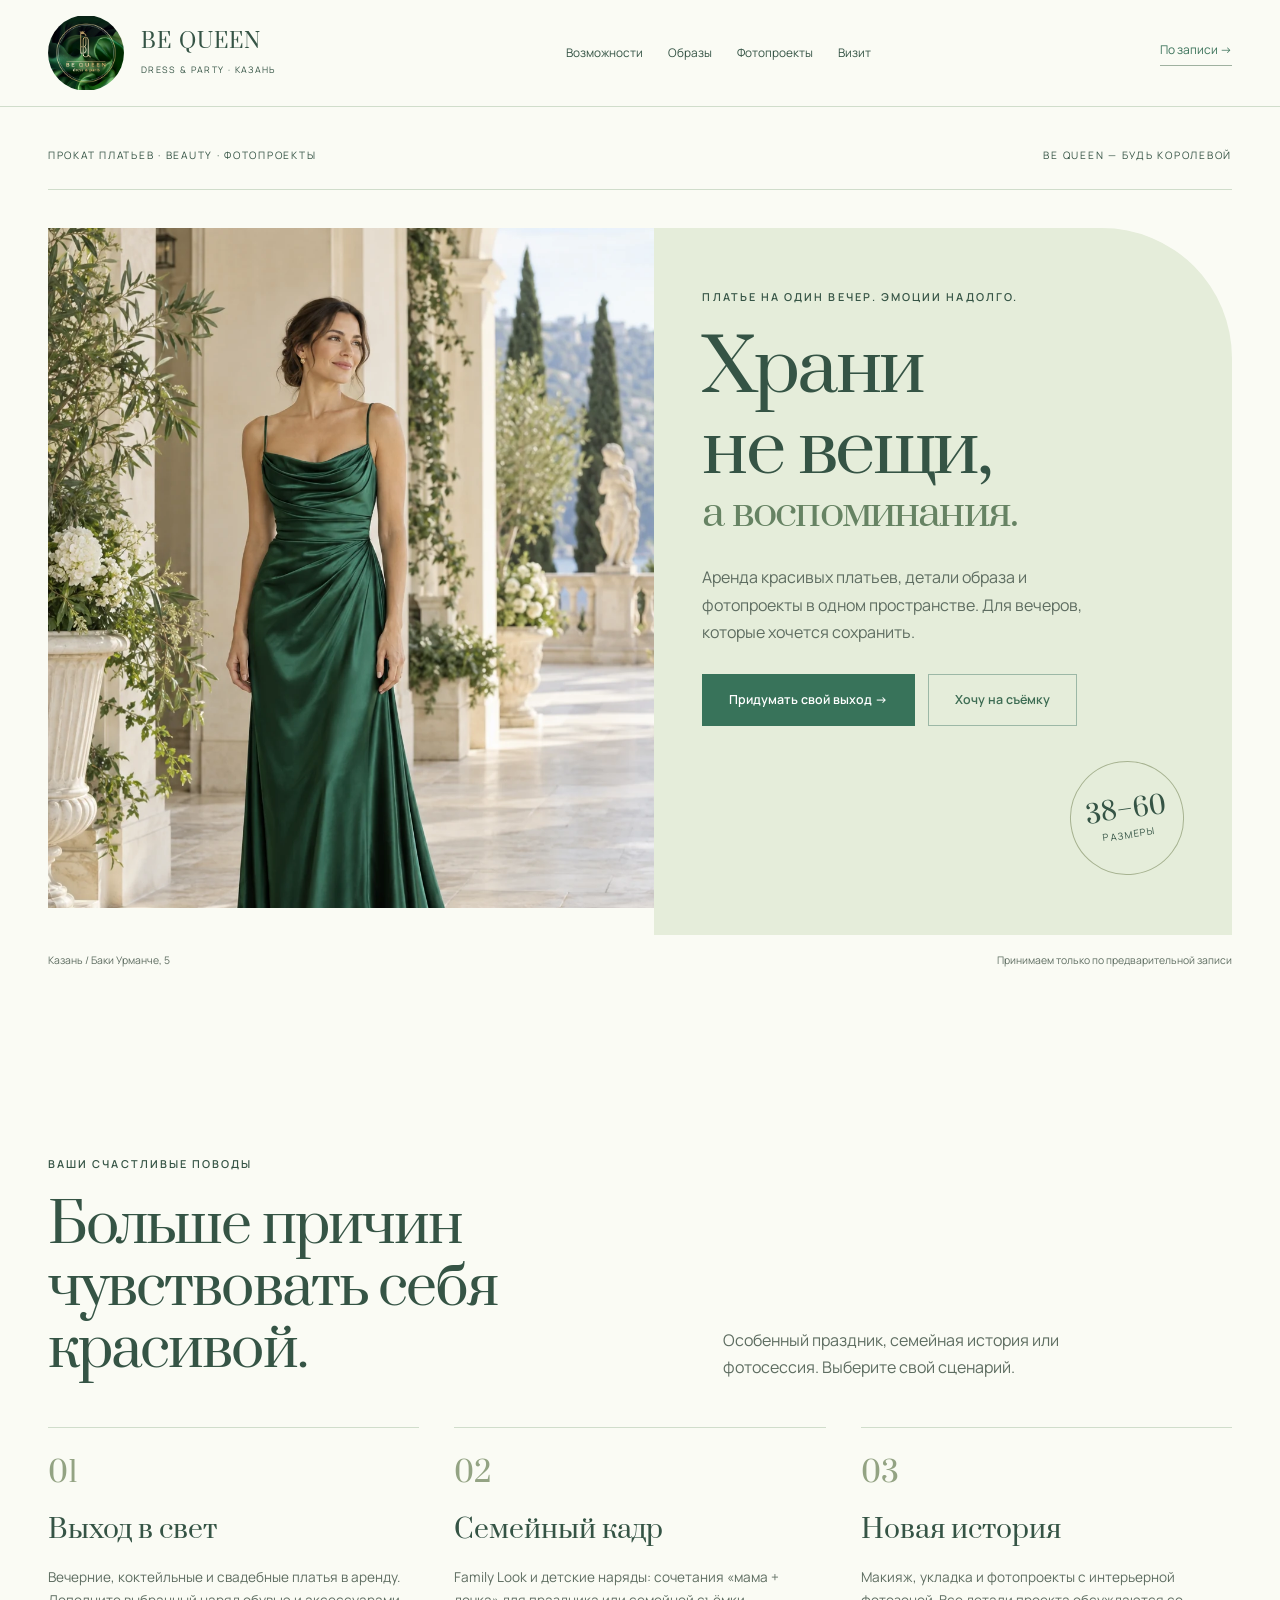
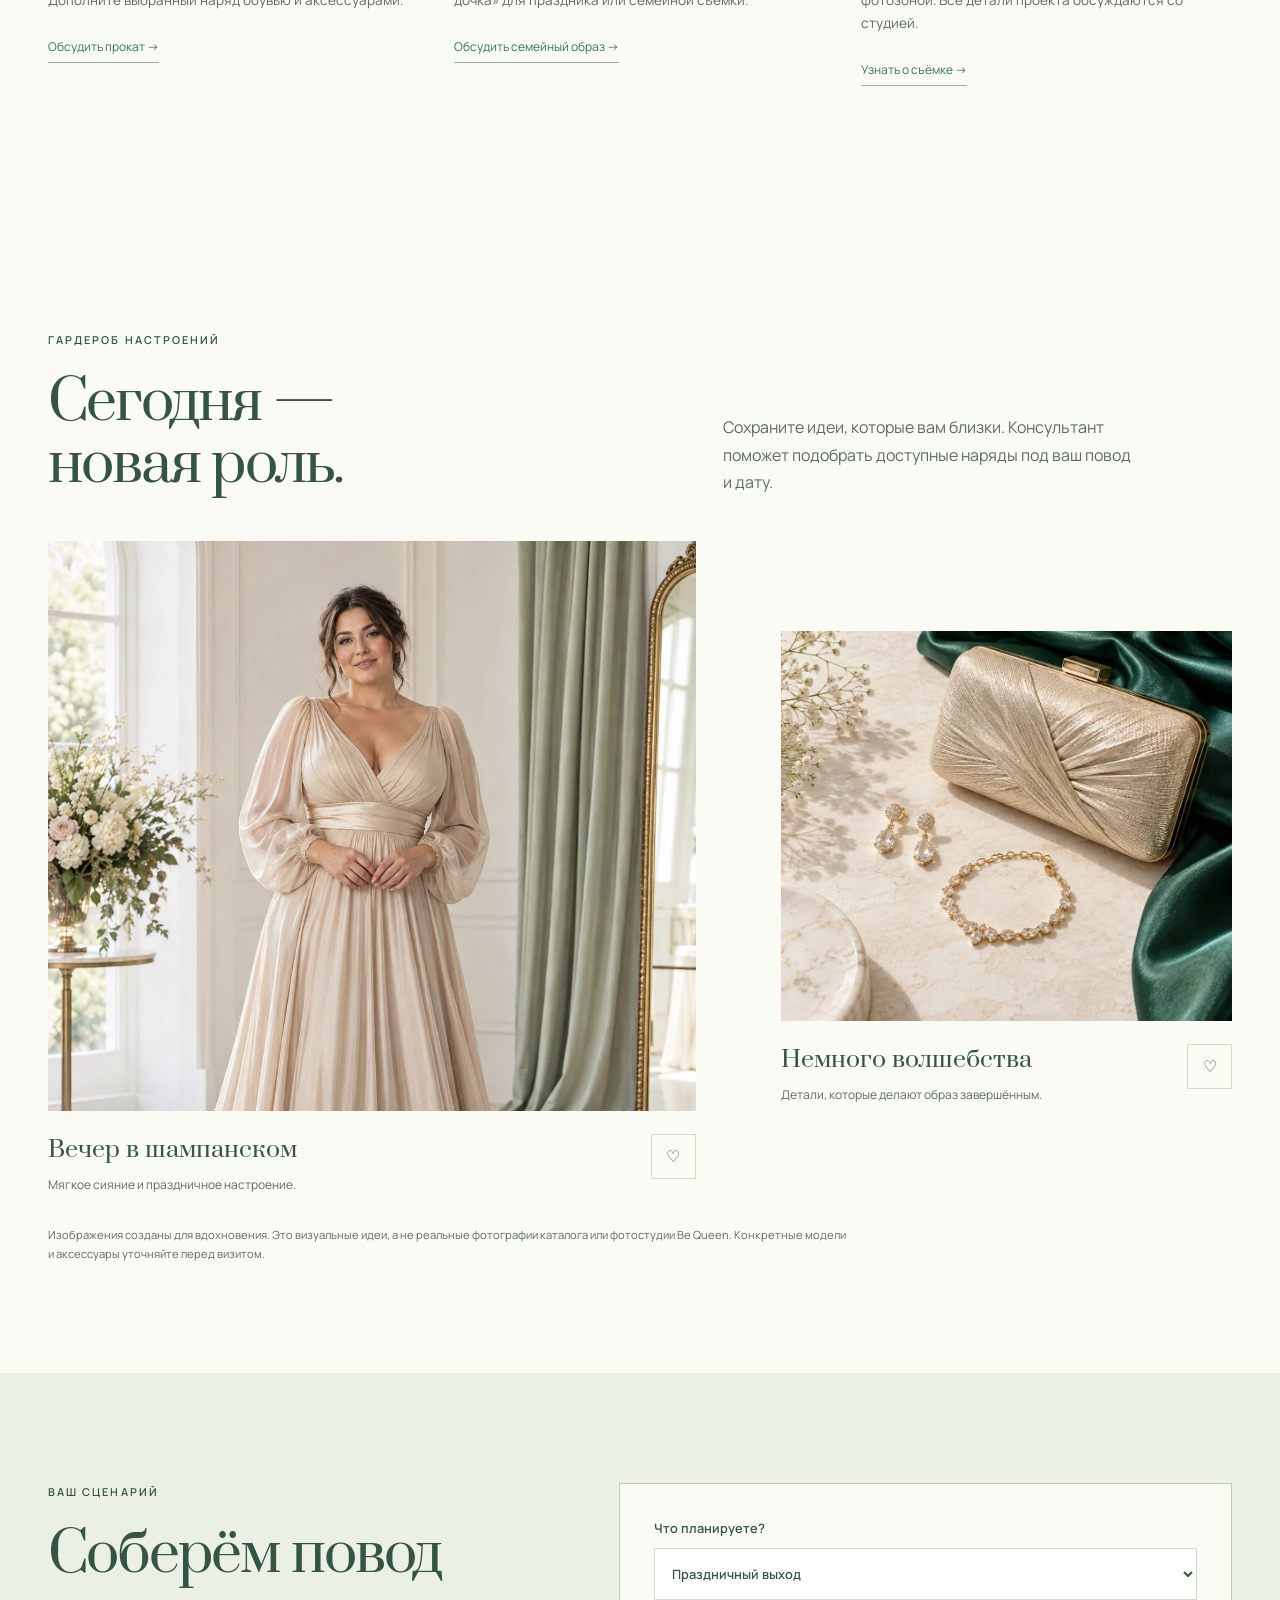
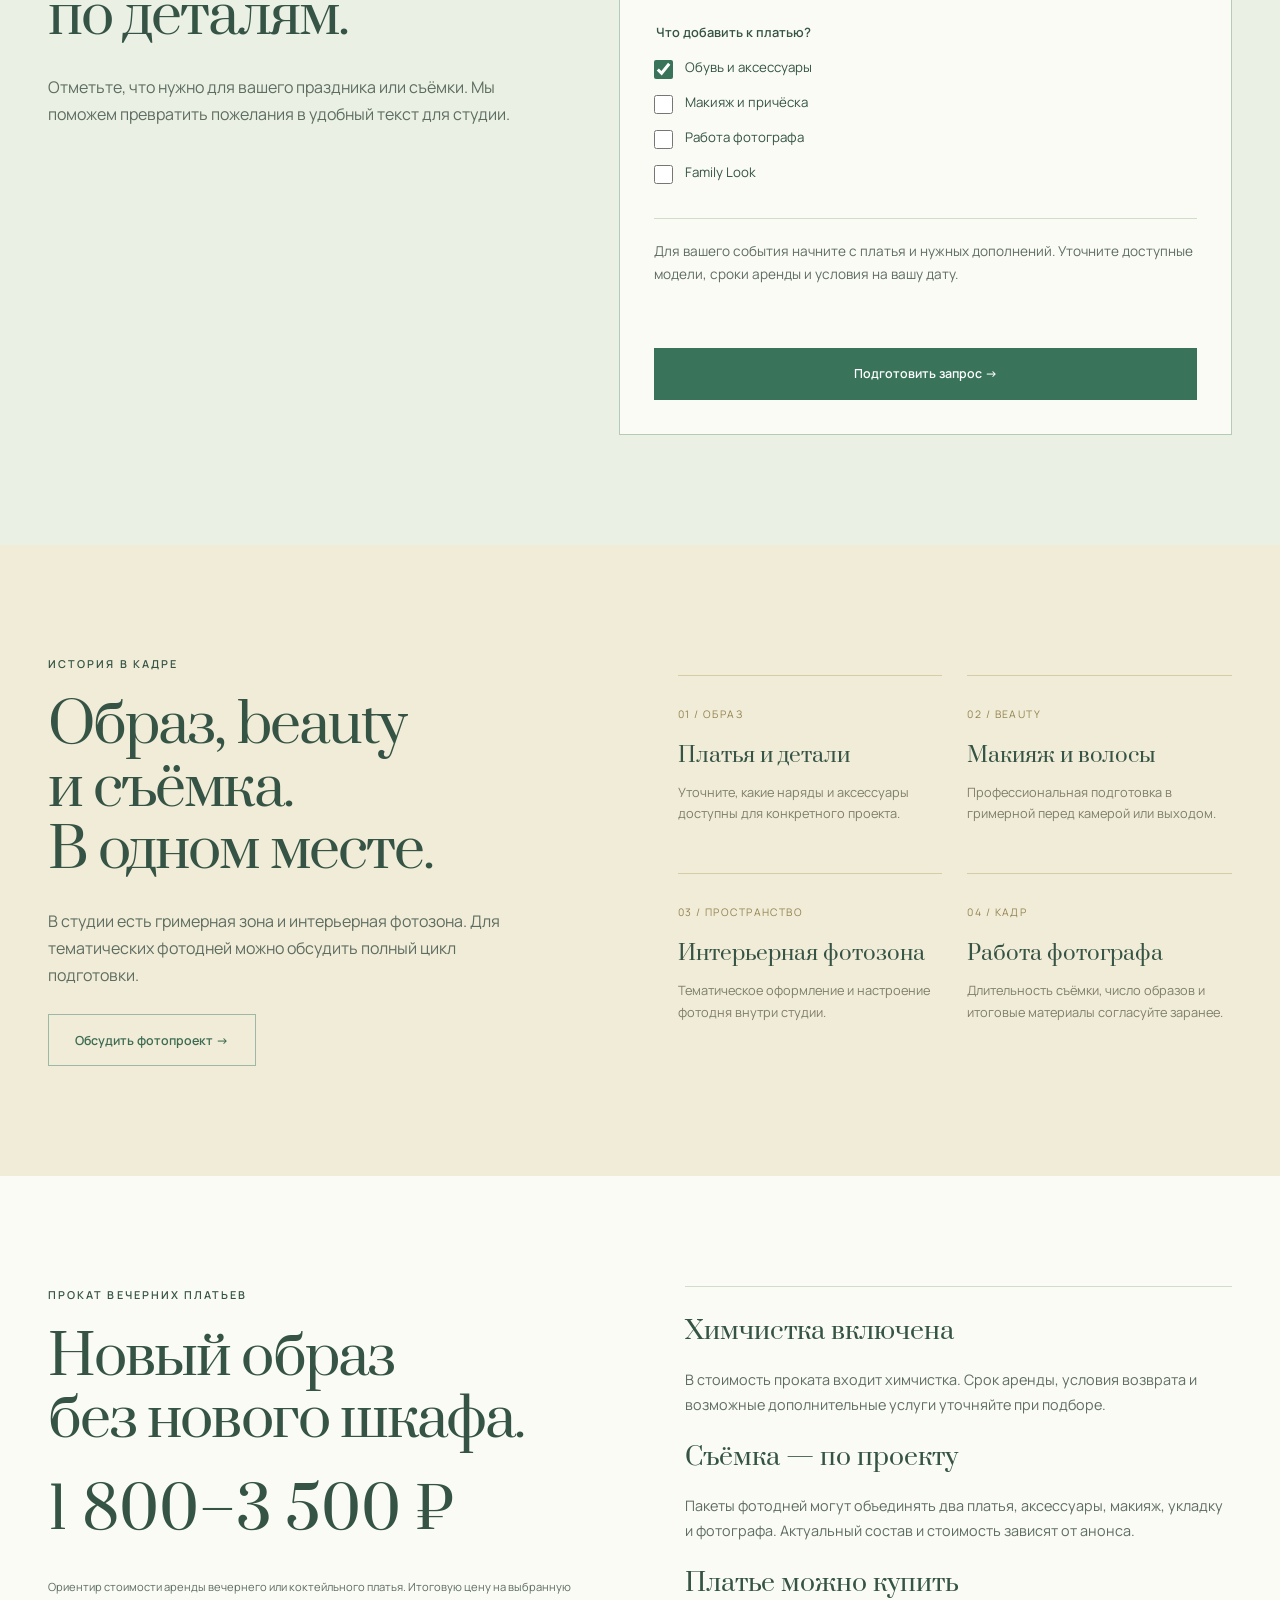
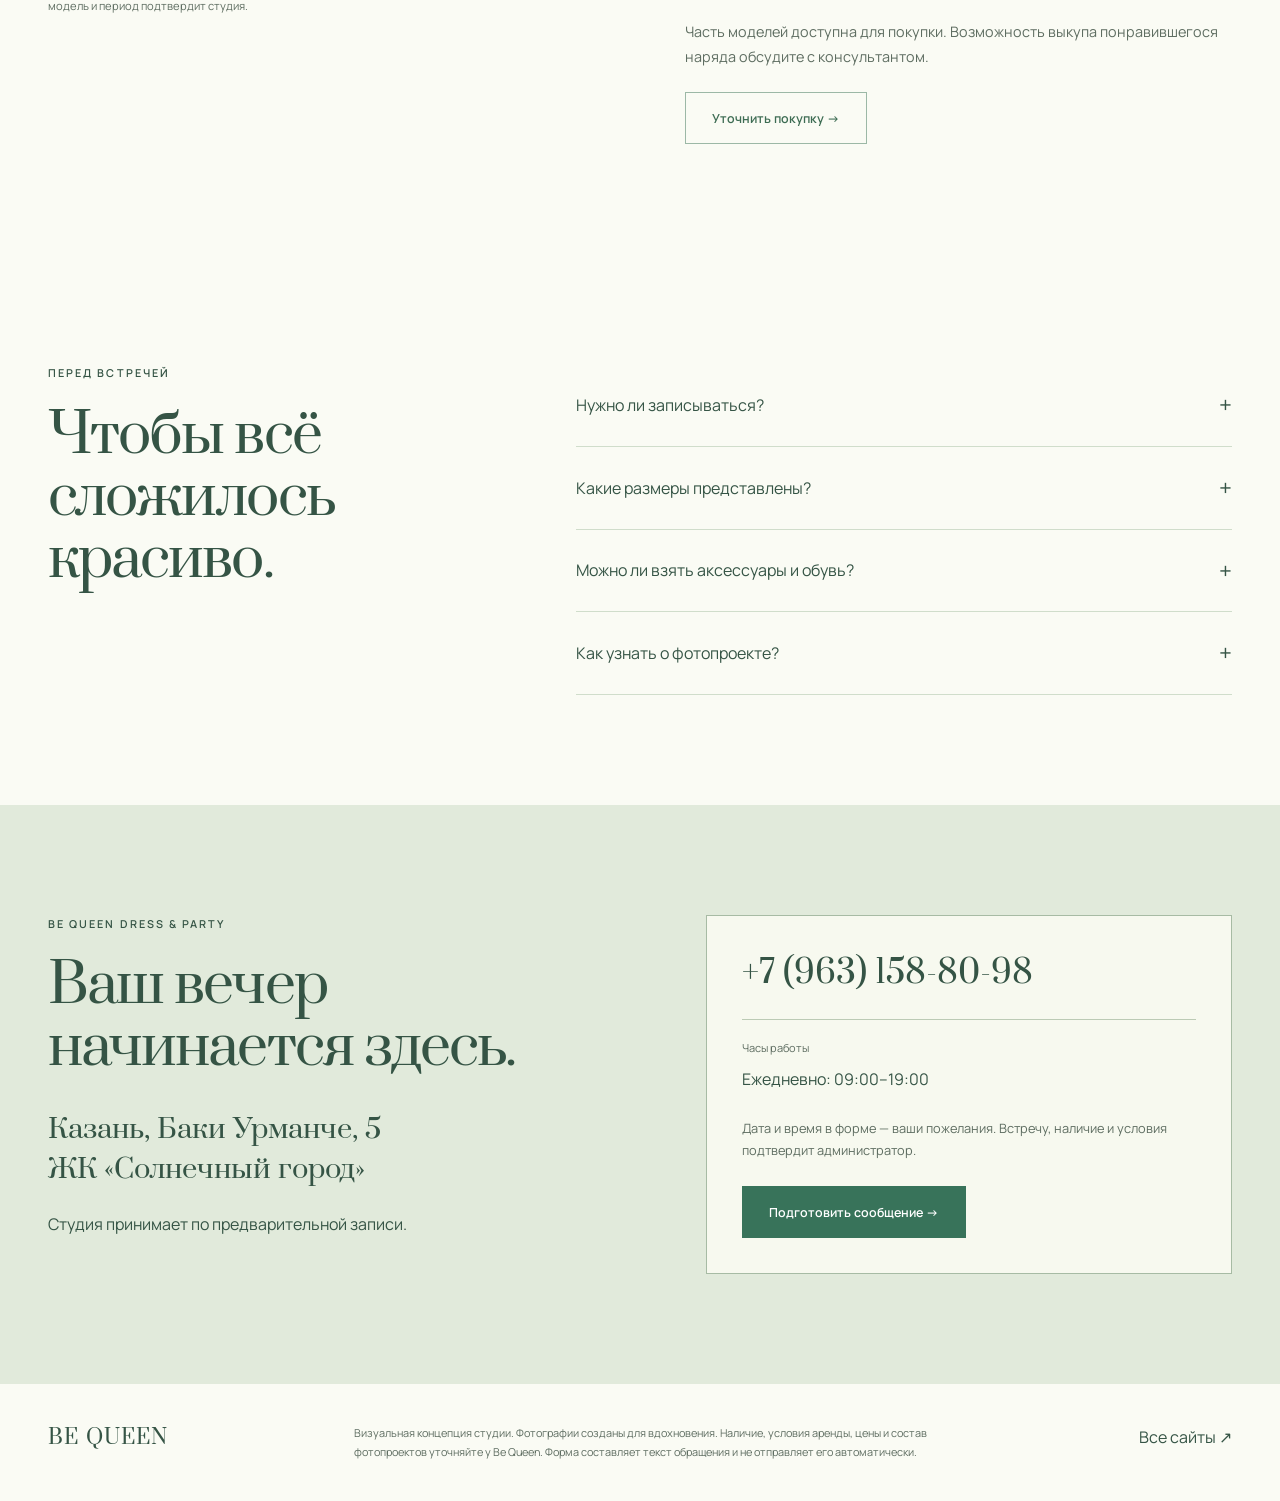
<file: be-queen/index.html>
<!doctype html><html lang="ru"><head><meta charset="utf-8"><meta name="viewport" content="width=device-width,initial-scale=1"><title>Be Queen dress & party — прокат платьев и фотопроекты в Казани</title><meta name="description" content="Be Queen в Казани: аренда и продажа платьев, аксессуары, макияж, причёски и фотопроекты. Баки Урманче, 5. Примерки по предварительной записи."><meta name="theme-color" content="#e8eedf"><link rel="stylesheet" href="../shared/base.css"><style>
:root{--bg:#fafbf4;--ink:#355445;--muted:#5e6d61;--accent:#38735a;--line:#d0ddcb}.btn{background:var(--accent);border-color:var(--accent);color:#fff}.btn-outline{border-color:#9cb8a6;color:#3d6c53}.site-header{border-bottom:1px solid var(--line)}.header-inner{display:flex;gap:27px;align-items:center;justify-content:space-between;flex-wrap:wrap;padding-block:15px}.brand{display:flex;align-items:center;gap:17px;flex-shrink:0}.brand img{width:76px;height:76px;object-fit:contain;border-radius:50%}.brand-name{font:400 1.25rem var(--serif);letter-spacing:.06em}.brand-name small{display:block;font:400 .56rem/1.6 var(--sans);letter-spacing:.15em;margin-top:8px}.nav-links{flex-wrap:wrap}.hero{padding:40px 0 75px}.hero-top{display:flex;justify-content:space-between;gap:20px;flex-wrap:wrap;font-size:.64rem;letter-spacing:.17em;text-transform:uppercase;border-bottom:1px solid var(--line);padding-bottom:25px}.hero-grid{display:grid;grid-template-columns:1.05fr 1fr;gap:0;align-items:stretch;margin-top:38px}.hero-image-box{position:relative;min-width:0}.hero-image-box img{width:100%;height:680px;object-fit:cover;object-position:center 16%}.hero-copy{background:#e5edda;padding:60px 48px;border-radius:0 130px 0 0;display:flex;flex-direction:column;justify-content:center;min-width:0}.hero-copy h1{font-size:clamp(3.5rem,5.6vw,6.2rem)}.hero-copy h1 em{font-style:normal;color:#668363;font-size:clamp(1.7rem,3.15vw,3.5rem);display:block;letter-spacing:-.045em}.hero-copy>p{color:var(--muted);max-width:420px;margin:28px 0}.hero-actions{display:flex;gap:13px;flex-wrap:wrap}.hero-caption{display:flex;justify-content:space-between;gap:20px;flex-wrap:wrap;font-size:.65rem;color:var(--muted);padding-top:17px}.sizes{border:1px solid #a7b391;border-radius:50%;width:114px;height:114px;display:flex;flex-direction:column;align-items:center;justify-content:center;margin-top:35px;transform:rotate(-8deg);align-self:flex-end}.sizes b{font:400 1.55rem var(--serif)}.sizes span{font-size:.6rem;letter-spacing:.12em}.paths{display:grid;grid-template-columns:repeat(3,1fr);gap:35px;margin-top:45px}.path{border-top:1px solid var(--line);padding:25px 0}.path .index{font:400 1.8rem var(--serif);color:#93a383}.path h3{font:400 1.65rem var(--serif);margin:20px 0 18px}.path p{font-size:.85rem;color:var(--muted);margin-bottom:20px}.small-link{font-size:.75rem;background:none;border:0;border-bottom:1px solid #9fb1a0;padding:0 0 5px;color:#3c735b}.gallery-grid{display:grid;grid-template-columns:1.12fr .78fr;gap:85px;align-items:center}.image-card img{height:570px;width:100%;object-fit:cover;object-position:center 16%}.image-card:nth-child(2) img{height:390px}.image-caption{display:flex;justify-content:space-between;gap:20px;padding-top:23px;align-items:start}.image-caption h3{font:400 1.45rem var(--serif)}.image-caption p{font-size:.75rem;color:var(--muted);margin-top:10px}.save{width:45px;height:45px;border:1px solid var(--line);background:none;flex-shrink:0}.visual-note{font-size:.7rem;color:var(--muted);margin-top:30px;max-width:800px}.planner{background:#eaf0e4}.planner-grid{display:grid;grid-template-columns:.9fr 1.1fr;gap:70px}.intro{margin-top:26px;color:var(--muted);max-width:480px}.planner-box{background:#fafbf4;border:1px solid #b6cab7;padding:34px}.planner-box>label{display:block;font-size:.8rem;font-weight:600;margin-bottom:22px}.planner-box select{width:100%;min-width:0;min-height:52px;background:white;color:var(--ink);border:1px solid var(--line);padding:13px;margin-top:8px}.planner-box fieldset{border:0;padding:0;margin:0 0 22px}.planner-box legend{font-size:.8rem;font-weight:600;margin-bottom:12px}.choice{display:flex;gap:12px;align-items:flex-start;font-size:.83rem;margin-bottom:12px;cursor:pointer}.choice input{accent-color:var(--accent);width:19px;height:19px;flex-shrink:0;margin:4px 0 0}.plan-output{border-top:1px solid var(--line);padding-top:21px;font-size:.85rem;color:var(--muted);min-height:108px}.planner-box .btn{width:100%;margin-top:22px}.shoot{background:#f1ecd7}.shoot-grid{display:grid;grid-template-columns:1fr 1fr;gap:75px;align-items:center}.shoot h2{max-width:580px}.shoot-parts{display:grid;grid-template-columns:1fr 1fr;gap:25px}.shoot-part{border-top:1px solid #d6cda7;padding:23px 0}.shoot-part span{font-size:.65rem;letter-spacing:.14em;color:#928250}.shoot-part h3{font:400 1.3rem var(--serif);margin:15px 0 12px}.shoot-part p{font-size:.8rem;color:#7e7f69}.price-grid{display:grid;grid-template-columns:1fr 1fr;gap:90px}.price-big{font:400 clamp(2.4rem,4.5vw,4.7rem)/1.25 var(--serif);margin:24px 0}.price-details{border-top:1px solid var(--line);padding-top:27px}.price-details h3{font:400 1.55rem var(--serif);margin-bottom:20px}.price-details p{color:var(--muted);margin-bottom:23px;font-size:.9rem}.faq-grid{display:grid;grid-template-columns:.8fr 1.2fr;gap:90px}.visit{background:#e1eadb}.visit-grid{display:grid;grid-template-columns:1.1fr 1fr;gap:80px}.visit-address{font:400 1.7rem/1.5 var(--serif);margin:30px 0 20px}.visit-card{border:1px solid #a7bba4;padding:35px;background:#f7f9ef}.contact-phone{display:block;font:400 clamp(1.3rem,2.5vw,2.05rem) var(--serif);margin-bottom:24px}.contact-data{border-top:1px solid #bccbb5;padding-top:19px;margin-bottom:25px}.contact-data small{display:block;font-size:.69rem;color:var(--muted);margin-bottom:8px}.visit-card p{color:var(--muted);font-size:.8rem}.visit-card .btn{margin-top:25px}.footer{padding:40px 0}.footer-inner{display:flex;justify-content:space-between;gap:35px;align-items:start}.footer p{max-width:600px;font-size:.68rem;color:var(--muted)}
@media(max-width:1100px){.hero-copy{padding:40px 30px;border-radius:0 95px 0 0}.hero-image-box img{height:650px}.planner-grid,.shoot-grid,.price-grid,.visit-grid{gap:45px}.gallery-grid{gap:50px}.nav-links{gap:15px}.header-inner{gap:18px}}@media(max-width:800px){.header-inner{flex-wrap:nowrap}.brand img{width:58px;height:58px}.brand-name{font-size:1.06rem}.brand-name small{font-size:.5rem}.hero{padding:30px 0 50px}.hero-grid{grid-template-columns:1fr;margin-top:28px}.hero-copy{grid-row:1;border-radius:0 85px 0 0;padding:40px 32px}.hero-copy h1{max-width:660px}.hero-image-box img{height:auto;aspect-ratio:4/5}.sizes{margin-top:23px;width:94px;height:94px}.paths{gap:25px}.gallery-grid{gap:30px;grid-template-columns:1fr 1fr}.image-card img{height:430px}.image-card:nth-child(2) img{height:320px}.planner-grid,.shoot-grid,.price-grid,.faq-grid,.visit-grid{grid-template-columns:1fr;gap:34px}.footer-inner{flex-direction:column}}@media(max-width:520px){.hero-copy{padding:35px 24px;border-radius:0 65px 0 0}.hero-copy h1{font-size:3.25rem}.hero-actions>*{width:100%}.paths,.gallery-grid{grid-template-columns:1fr}.image-card img{height:auto;aspect-ratio:4/5}.image-card:nth-child(2) img{height:auto;aspect-ratio:1/1}.planner-box,.visit-card{padding:24px}.shoot-parts{grid-template-columns:1fr}.brand{gap:10px}.hero-top{font-size:.55rem}.sizes{align-self:flex-start}}
:where(main,footer) :where(div,article,figure,fieldset,details){min-width:0}h1,h2,h3,p,button,a,summary{overflow-wrap:anywhere}.btn,.btn-outline{max-width:100%}header .brand{min-width:0;flex-shrink:1}header [data-menu-toggle]{flex-shrink:0}
img[src$="be-queen-detail.webp"]{object-position:center 65%}
</style><script defer src="../shared/site.js"></script></head><body data-brand="Be Queen" data-name="Be Queen dress & party" data-phone="+79631588098" data-visit-mode="rental"><a class="skip-link" href="#main">К содержанию</a><header class="site-header"><div class="container header-inner"><a class="brand" href="#main"><img src="../assets/be-queen-logo.svg" alt="Логотип Be Queen" width="76" height="76"><span class="brand-name">BE QUEEN<small>DRESS & PARTY · КАЗАНЬ</small></span></a><nav class="nav-links" data-mobile-nav id="mobile-nav" aria-label="Основная навигация"><a href="#paths">Возможности</a><a href="#inspiration">Образы</a><a href="#photoproject">Фотопроекты</a><a href="#visit">Визит</a></nav><button class="header-action small-link" data-book data-topic="Хочу записаться на примерку в Be Queen">По записи →</button><button data-menu-toggle aria-controls="mobile-nav" aria-expanded="false" aria-label="Открыть меню">☰</button></div></header><main id="main"><section class="hero"><div class="container"><div class="hero-top"><span>Прокат платьев · beauty · фотопроекты</span><span>Be Queen — будь королевой</span></div><div class="hero-grid"><div class="hero-image-box reveal"><button class="gallery-trigger" data-lightbox="../assets/be-queen-hero.webp" data-caption="Изумрудный вечерний наряд — визуальное вдохновение для праздника или съёмки." aria-label="Рассмотреть изумрудный образ"><img src="../assets/be-queen-hero.webp" alt="Взрослая модель в изумрудном вечернем платье" width="1024" height="1536" fetchpriority="high"></button></div><div class="hero-copy reveal"><span class="eyebrow">Платье на один вечер. Эмоции надолго.</span><h1>Храни<br>не вещи,<br><em>а воспоминания.</em></h1><p>Аренда красивых платьев, детали образа и фотопроекты в одном пространстве. Для вечеров, которые хочется сохранить.</p><div class="hero-actions"><a class="btn" href="#planner">Придумать свой выход →</a><a class="btn-outline" href="#photoproject">Хочу на съёмку</a></div><div class="sizes"><b>38–60</b><span>РАЗМЕРЫ</span></div></div></div><div class="hero-caption"><span>Казань / Баки Урманче, 5</span><span>Принимаем только по предварительной записи</span></div></div></section>
<section id="paths" class="section"><div class="container"><div class="section-heading reveal"><div><span class="eyebrow">Ваши счастливые поводы</span><h2>Больше причин<br>чувствовать себя красивой.</h2></div><p>Особенный праздник, семейная история или фотосессия. Выберите свой сценарий.</p></div><div class="paths"><article class="path reveal"><span class="index">01</span><h3>Выход в свет</h3><p>Вечерние, коктейльные и свадебные платья в аренду. Дополните выбранный наряд обувью и аксессуарами.</p><button class="small-link" data-book data-topic="Интересует аренда платья и аксессуаров для мероприятия в Be Queen">Обсудить прокат →</button></article><article class="path reveal"><span class="index">02</span><h3>Семейный кадр</h3><p>Family Look и детские наряды: сочетания «мама + дочка» для праздника или семейной съёмки.</p><button class="small-link" data-book data-topic="Интересует Family Look и детские наряды в Be Queen">Обсудить семейный образ →</button></article><article class="path reveal"><span class="index">03</span><h3>Новая история</h3><p>Макияж, укладка и фотопроекты с интерьерной фотозоной. Все детали проекта обсуждаются со студией.</p><button class="small-link" data-book data-inquiry-mode="consultation" data-dialog-title="Ваш фотопроект" data-topic="Хочу узнать о ближайшем фотопроекте Be Queen">Узнать о съёмке →</button></article></div></div></section>
<section id="inspiration" class="section"><div class="container"><div class="section-heading reveal"><div><span class="eyebrow">Гардероб настроений</span><h2>Сегодня —<br>новая роль.</h2></div><p>Сохраните идеи, которые вам близки. Консультант поможет подобрать доступные наряды под ваш повод и дату.</p></div><div class="gallery-grid"><article class="image-card reveal"><button class="gallery-trigger" data-lightbox="../assets/be-queen-look.webp" data-caption="Шампанский оттенок и праздничный силуэт — идея образа для события." aria-label="Рассмотреть праздничный образ"><img src="../assets/be-queen-look.webp" width="1024" height="1536" alt="Взрослая модель в платье оттенка шампанского" loading="lazy"></button><div class="image-caption"><div><h3>Вечер в шампанском</h3><p>Мягкое сияние и праздничное настроение.</p></div><button class="save" data-wishlist="Be Queen: шампанский оттенок" aria-label="Сохранить шампанский оттенок">♡</button></div></article><article class="image-card reveal"><button class="gallery-trigger" data-lightbox="../assets/be-queen-detail.webp" data-caption="Вечерние аксессуары и украшения — визуальные идеи для завершения образа." aria-label="Рассмотреть вечерние аксессуары"><img src="../assets/be-queen-detail.webp" width="1024" height="1536" alt="Вечерние аксессуары и украшения в изумрудной палитре" loading="lazy"></button><div class="image-caption"><div><h3>Немного волшебства</h3><p>Детали, которые делают образ завершённым.</p></div><button class="save" data-wishlist="Be Queen: вечерние украшения" aria-label="Сохранить идею украшений">♡</button></div></article></div><p class="visual-note">Изображения созданы для вдохновения. Это визуальные идеи, а не реальные фотографии каталога или фотостудии Be Queen. Конкретные модели и аксессуары уточняйте перед визитом.</p></div></section>
<section id="planner" class="section planner"><div class="container planner-grid"><div class="reveal"><span class="eyebrow">Ваш сценарий</span><h2>Соберём повод<br>по деталям.</h2><p class="intro">Отметьте, что нужно для вашего праздника или съёмки. Мы поможем превратить пожелания в удобный текст для студии.</p></div><div class="planner-box reveal"><label for="bq-occasion">Что планируете?<select id="bq-occasion"><option value="Праздничный выход">Праздничный выход</option><option value="Фотосессия">Фотосессия</option><option value="Свадьба или никах">Свадьба или никах</option><option value="Семейная съёмка">Семейная съёмка</option></select></label><fieldset><legend>Что добавить к платью?</legend><label class="choice"><input type="checkbox" name="bq-extra" value="Обувь и аксессуары" checked><span>Обувь и аксессуары</span></label><label class="choice"><input type="checkbox" name="bq-extra" value="Макияж и причёска"><span>Макияж и причёска</span></label><label class="choice"><input type="checkbox" name="bq-extra" value="Работа фотографа"><span>Работа фотографа</span></label><label class="choice"><input type="checkbox" name="bq-extra" value="Family Look"><span>Family Look</span></label></fieldset><p id="bq-result" class="plan-output" aria-live="polite"></p><button id="bq-request" class="btn" data-book>Подготовить запрос →</button></div></div></section>
<section id="photoproject" class="section shoot"><div class="container shoot-grid"><div class="reveal"><span class="eyebrow">История в кадре</span><h2>Образ, beauty<br>и съёмка.<br>В одном месте.</h2><p class="intro">В студии есть гримерная зона и интерьерная фотозона. Для тематических фотодней можно обсудить полный цикл подготовки.</p><button class="btn-outline" style="margin-top:25px" data-book data-inquiry-mode="consultation" data-dialog-title="Ваша история в кадре" data-topic="Хочу уточнить ближайшие фотодни Be Queen, состав пакета и стоимость">Обсудить фотопроект →</button></div><div class="shoot-parts reveal"><article class="shoot-part"><span>01 / ОБРАЗ</span><h3>Платья и детали</h3><p>Уточните, какие наряды и аксессуары доступны для конкретного проекта.</p></article><article class="shoot-part"><span>02 / BEAUTY</span><h3>Макияж и волосы</h3><p>Профессиональная подготовка в гримерной перед камерой или выходом.</p></article><article class="shoot-part"><span>03 / ПРОСТРАНСТВО</span><h3>Интерьерная фотозона</h3><p>Тематическое оформление и настроение фотодня внутри студии.</p></article><article class="shoot-part"><span>04 / КАДР</span><h3>Работа фотографа</h3><p>Длительность съёмки, число образов и итоговые материалы согласуйте заранее.</p></article></div></div></section>
<section id="prices" class="section"><div class="container price-grid"><div class="reveal"><span class="eyebrow">Прокат вечерних платьев</span><h2>Новый образ<br>без нового шкафа.</h2><p class="price-big">1 800–3 500 ₽</p><p class="visual-note">Ориентир стоимости аренды вечернего или коктейльного платья. Итоговую цену на выбранную модель и период подтвердит студия.</p></div><div class="price-details reveal"><h3>Химчистка включена</h3><p>В стоимость проката входит химчистка. Срок аренды, условия возврата и возможные дополнительные услуги уточняйте при подборе.</p><h3>Съёмка — по проекту</h3><p>Пакеты фотодней могут объединять два платья, аксессуары, макияж, укладку и фотографа. Актуальный состав и стоимость зависят от анонса.</p><h3>Платье можно купить</h3><p>Часть моделей доступна для покупки. Возможность выкупа понравившегося наряда обсудите с консультантом.</p><button class="btn-outline" data-book data-inquiry-mode="consultation" data-topic="Хочу уточнить модели для покупки в Be Queen и их стоимость">Уточнить покупку →</button></div></div></section>
<section id="faq" class="section"><div class="container faq-grid"><div class="reveal"><span class="eyebrow">Перед встречей</span><h2>Чтобы всё<br>сложилось красиво.</h2></div><div class="reveal"><details><summary>Нужно ли записываться?</summary><p>Да. Be Queen принимает строго по предварительной записи. Сообщите дату события, размер и пожелания, чтобы согласовать время с администратором.</p></details><details><summary>Какие размеры представлены?</summary><p>Студия работает с размерами 38–60 и детскими нарядами. Наличие нужного размера в конкретной модели необходимо уточнить.</p></details><details><summary>Можно ли взять аксессуары и обувь?</summary><p>Да, есть направление проката обуви и аксессуаров. Подбор, доступность и стоимость дополнений обсуждаются вместе с платьем.</p></details><details><summary>Как узнать о фотопроекте?</summary><p>Спросите у студии ближайшие даты фотодней, тему, состав пакета и стоимость. Они меняются в зависимости от конкретного проекта.</p></details></div></div></section>
<section id="visit" class="section visit"><div class="container visit-grid"><div class="reveal"><span class="eyebrow">Be Queen dress & party</span><h2>Ваш вечер<br>начинается здесь.</h2><p class="visit-address">Казань, Баки Урманче, 5<br>ЖК «Солнечный город»</p><p>Студия принимает по предварительной записи.</p></div><div class="visit-card reveal"><a class="contact-phone" href="tel:+79631588098">+7 (963) 158-80-98</a><div class="contact-data"><small>Часы работы</small>Ежедневно: 09:00–19:00</div><p>Дата и время в форме — ваши пожелания. Встречу, наличие и условия подтвердит администратор.</p><button class="btn" data-book data-topic="Хочу согласовать примерку в Be Queen dress & party">Подготовить сообщение →</button></div></div></section></main><footer class="footer"><div class="container footer-inner"><a class="brand-name" href="#main">BE QUEEN</a><p>Визуальная концепция студии. Фотографии созданы для вдохновения. Наличие, условия аренды, цены и состав фотопроектов уточняйте у Be Queen. Форма составляет текст обращения и не отправляет его автоматически.</p><a href="../index.html">Все сайты ↗</a></div></footer><script>
(()=>{const occasion=document.getElementById('bq-occasion'),extras=[...document.querySelectorAll('input[name="bq-extra"]')],result=document.getElementById('bq-result'),request=document.getElementById('bq-request');function update(){const selected=extras.filter(x=>x.checked).map(x=>x.value),shoot=/съёмка|Фотосессия/.test(occasion.value);result.textContent=shoot?'Обсудите дату, настроение съёмки и выбранные услуги. Состав пакета, время подготовки и цену подтвердит студия.':'Для вашего события начните с платья и нужных дополнений. Уточните доступные модели, сроки аренды и условия на вашу дату.';request.dataset.topic='Be Queen: '+occasion.value+'. Интересует аренда платья'+(selected.length?' и '+selected.join(', ').toLowerCase():'')+'.';request.dataset.inquiryMode=shoot?'consultation':'rental';request.dataset.dialogTitle=shoot?'Ваш фотопроект':'Ваш образ в аренду'}occasion.addEventListener('change',update);extras.forEach(x=>x.addEventListener('change',update));update()})();
</script></body></html>
</file>
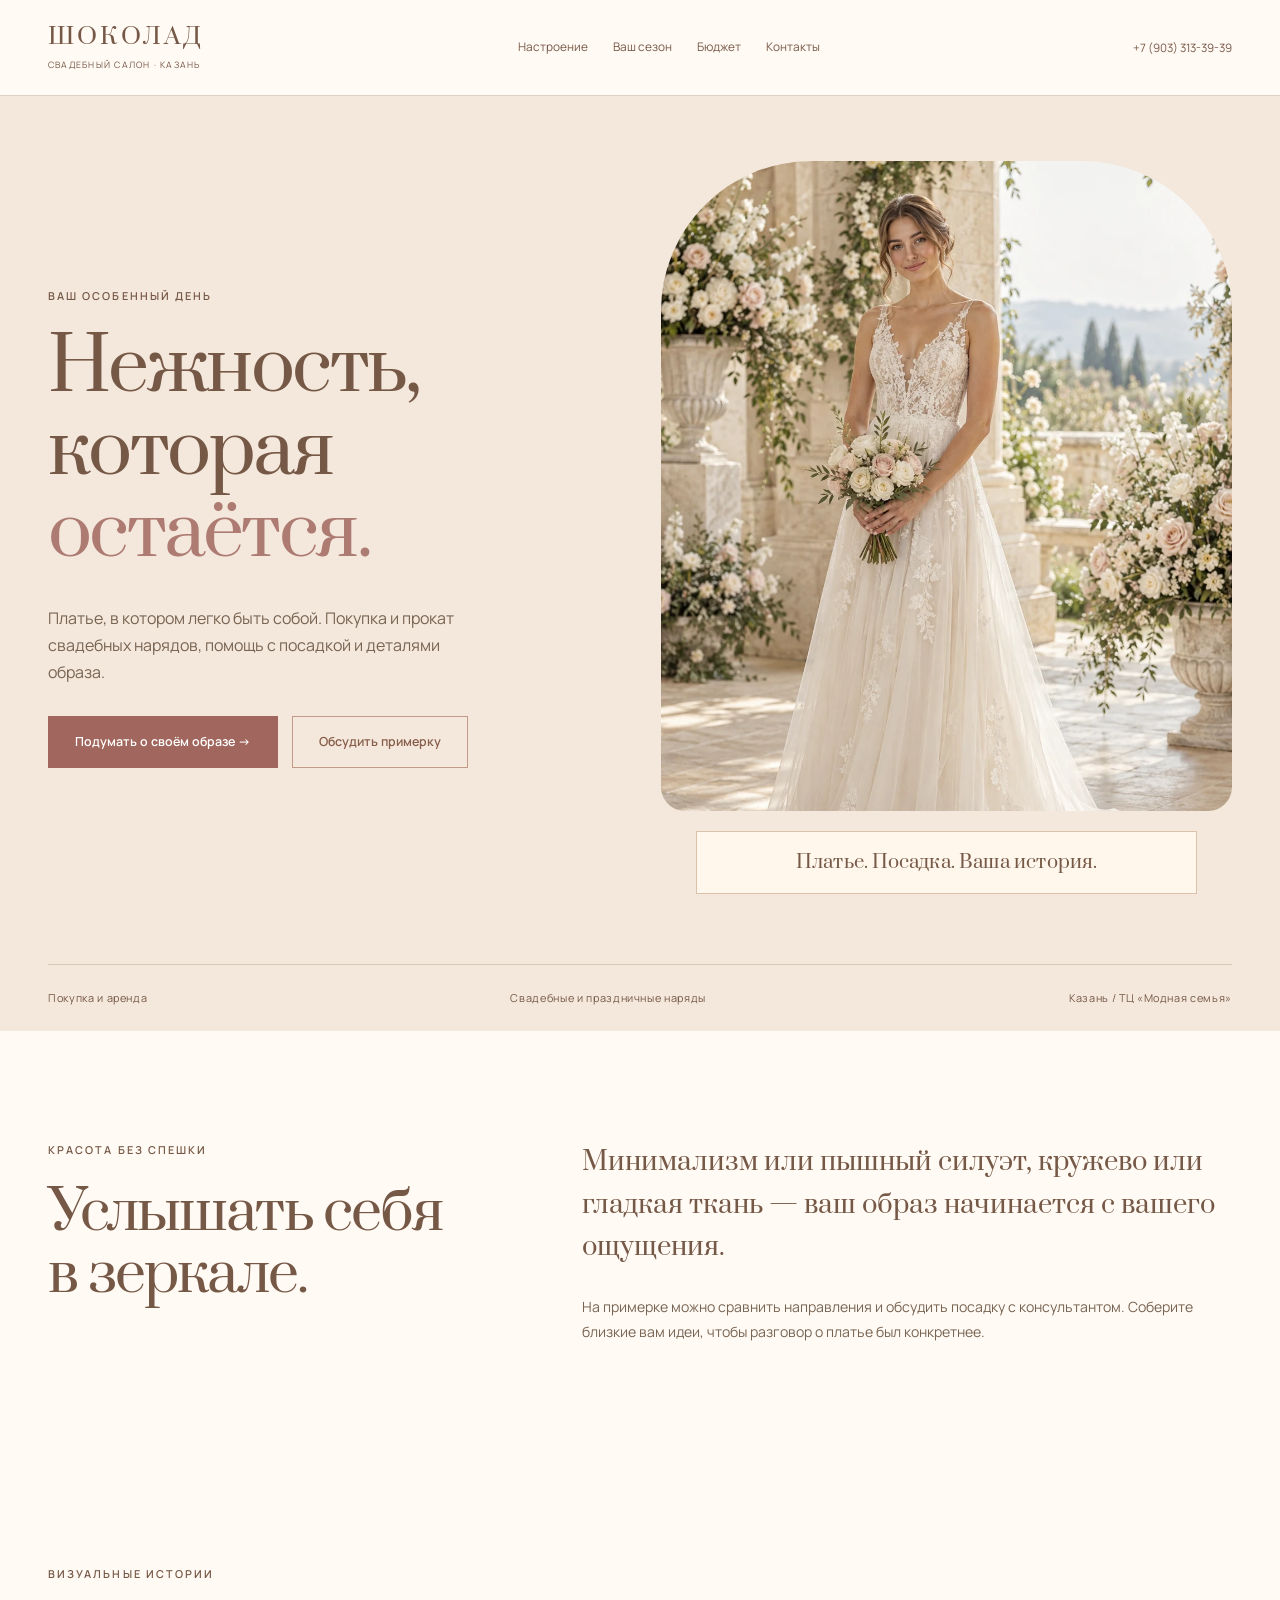
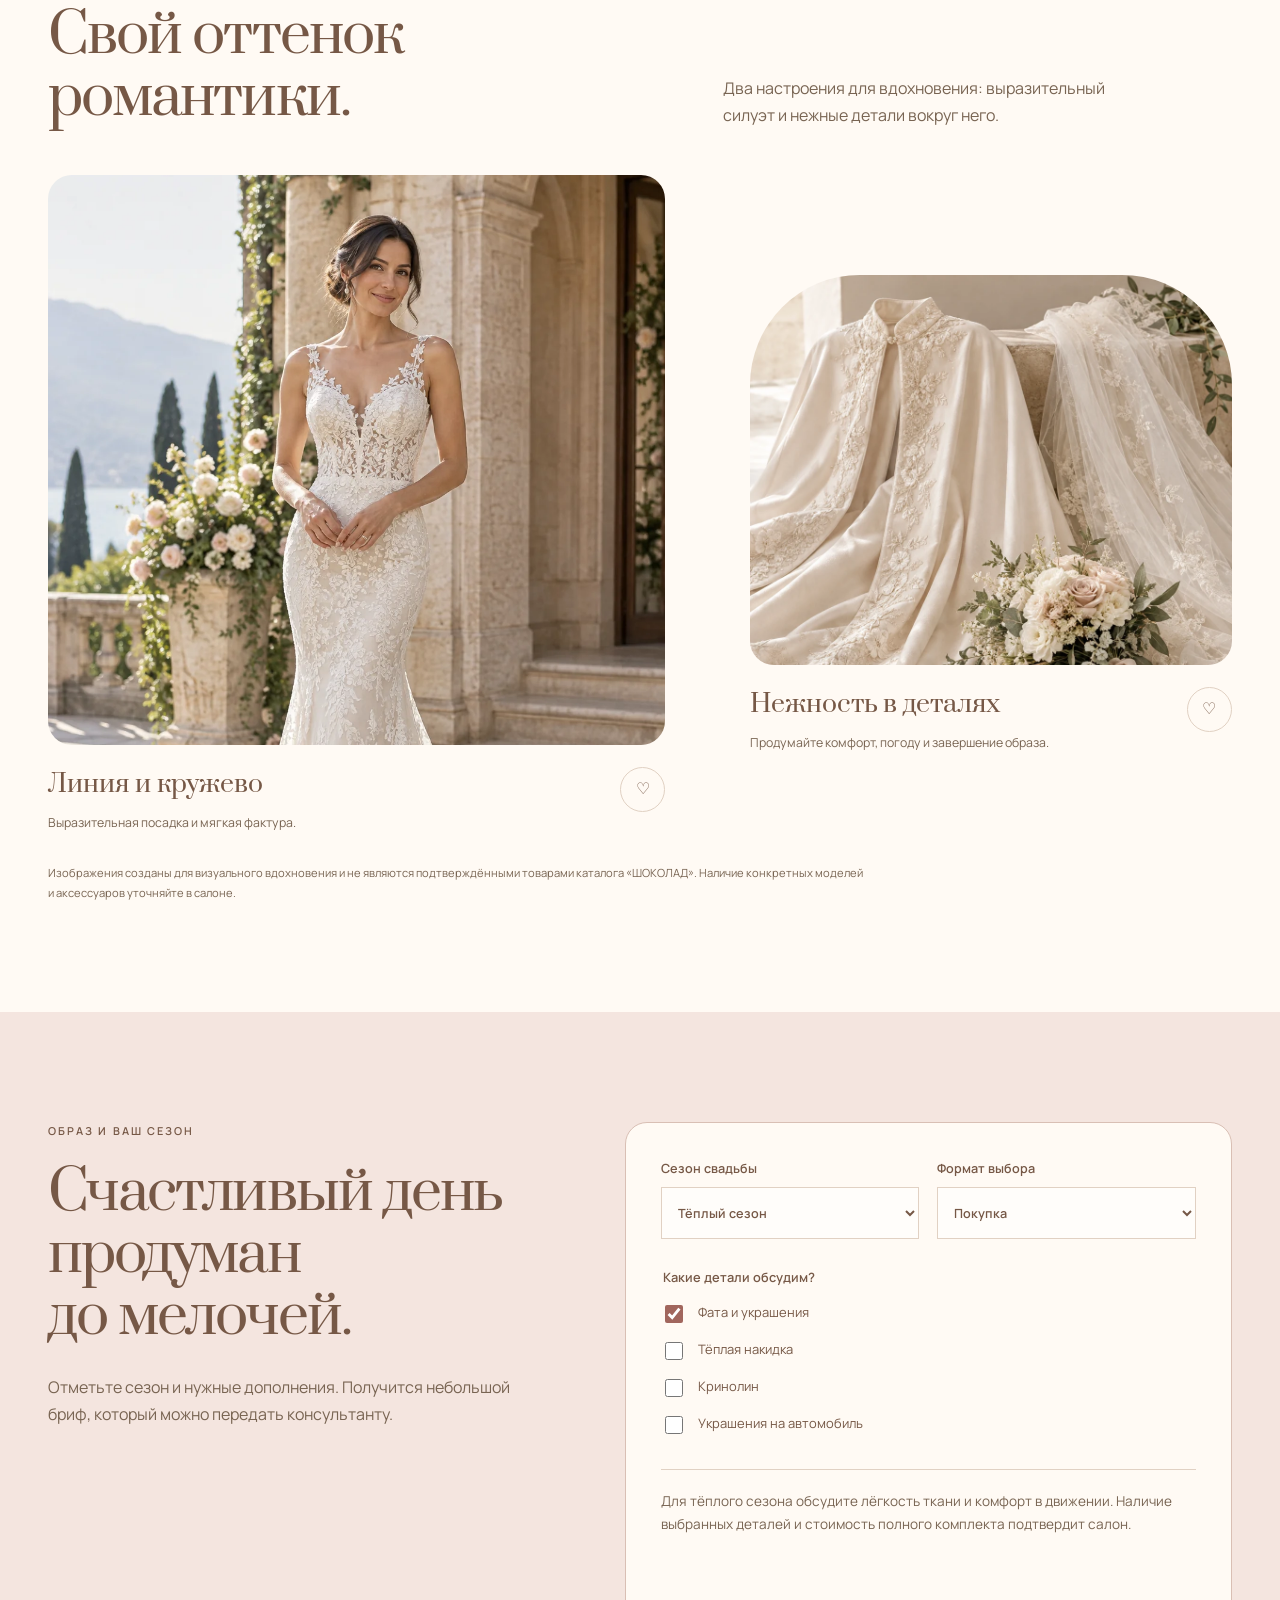
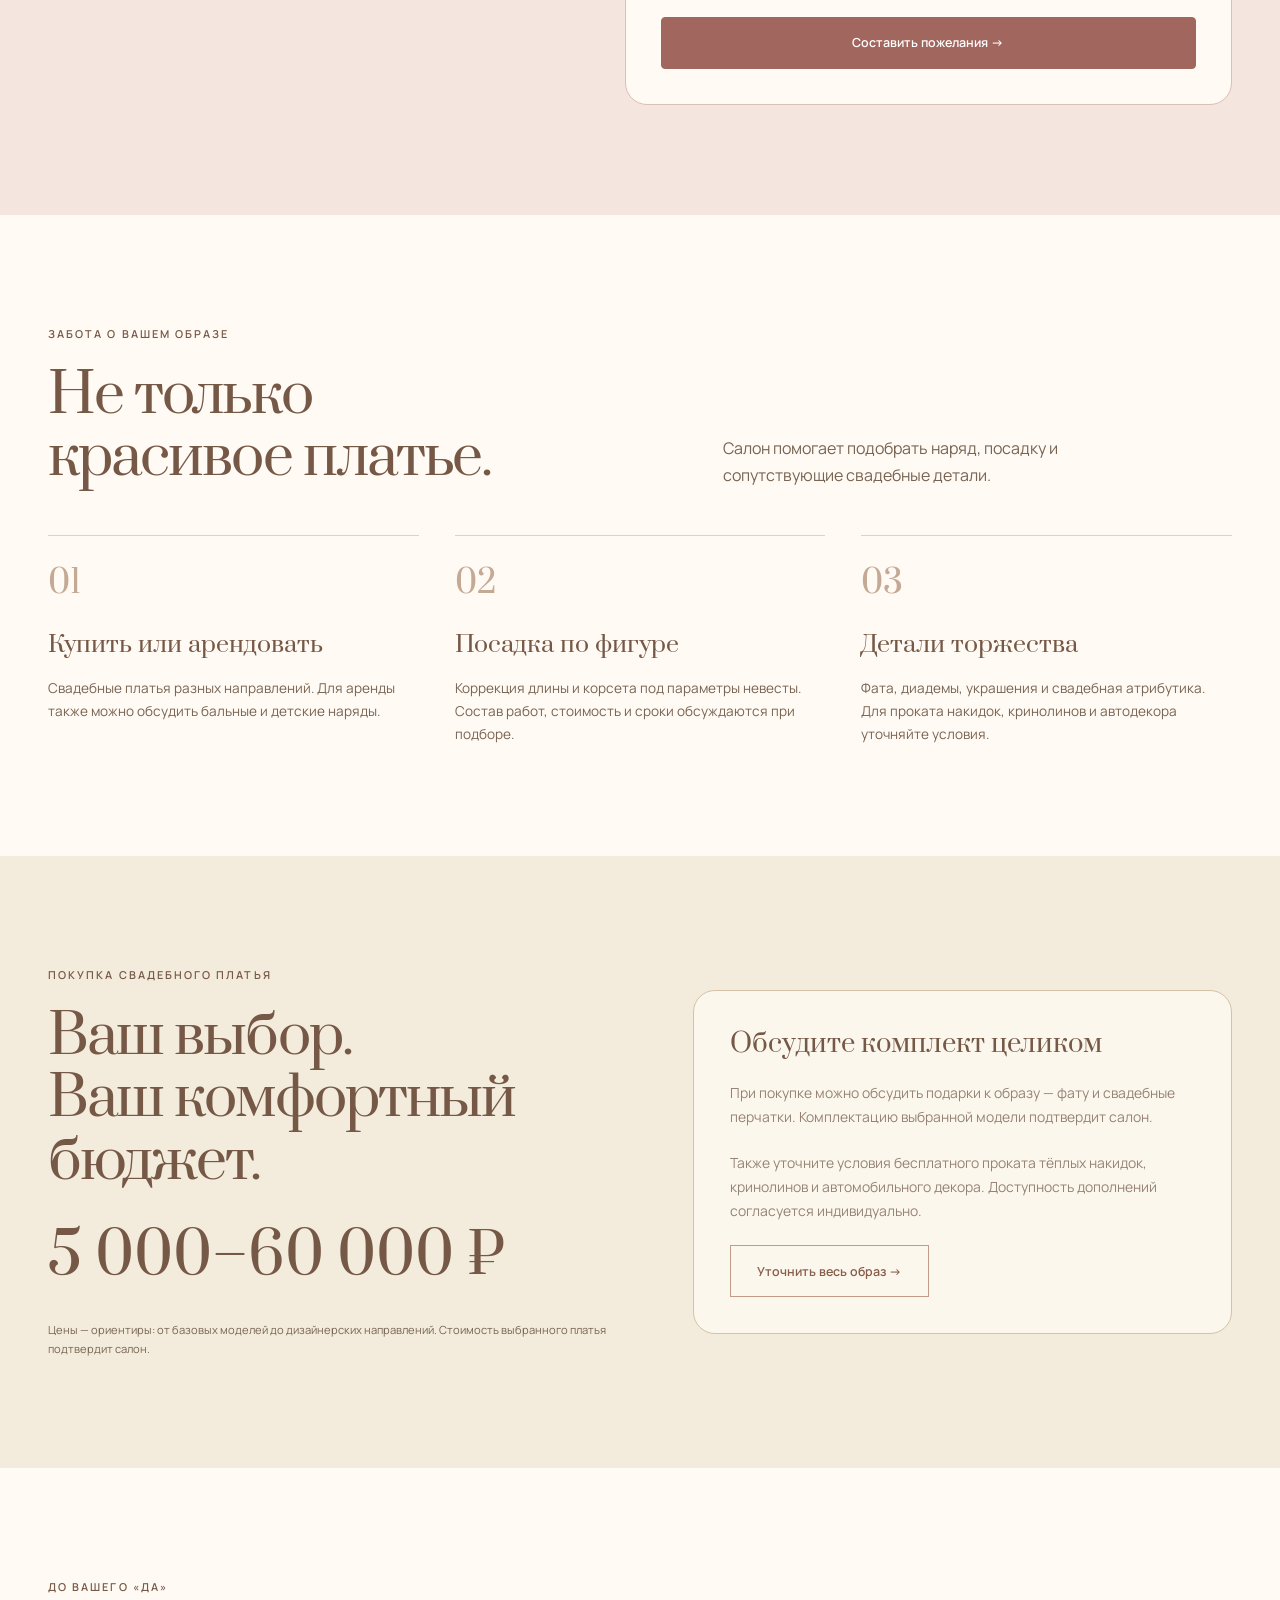
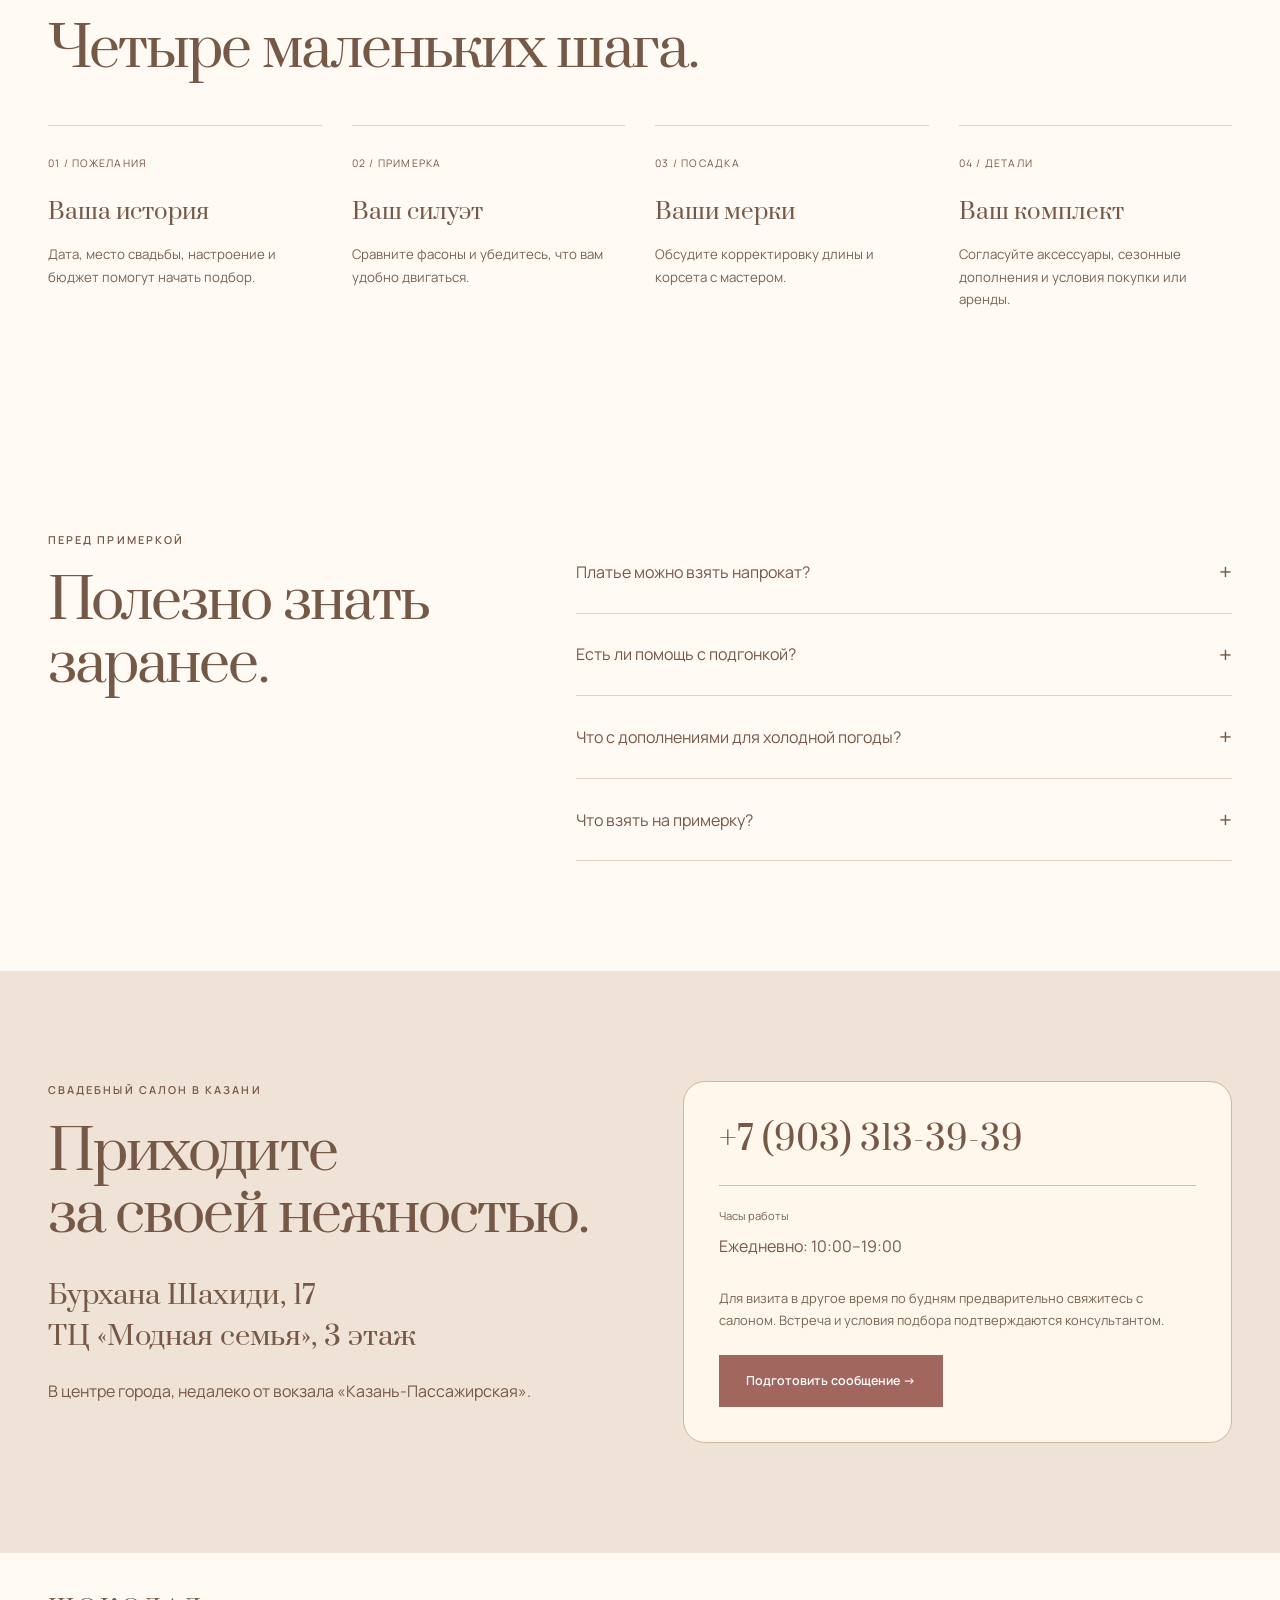
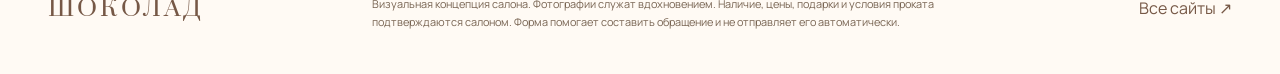
<file: chocolate/index.html>
<!doctype html><html lang="ru"><head><meta charset="utf-8"><meta name="viewport" content="width=device-width,initial-scale=1"><title>ШОКОЛАД — свадебные платья, покупка и прокат в Казани</title><meta name="description" content="Свадебный салон ШОКОЛАД в Казани: покупка и аренда платьев, аксессуары, подгонка и детали образа. Бурхана Шахиди, 17, ТЦ «Модная семья», 3 этаж."><meta name="theme-color" content="#f2e6dd"><link rel="stylesheet" href="../shared/base.css"><style>
:root{--bg:#fffaf4;--ink:#765846;--muted:#786452;--accent:#a1665d;--line:#e1d1c3}.btn{background:var(--accent);border-color:var(--accent);color:#fff}.btn-outline{border-color:#c29b88;color:#885e4b}.site-header{border-bottom:1px solid var(--line)}.header-inner{display:flex;gap:26px;justify-content:space-between;align-items:center;flex-wrap:wrap;min-height:95px;padding-block:20px}.brand{font:400 1.45rem/1.2 var(--serif);letter-spacing:.14em}.brand small{display:block;font:400 .55rem/1.6 var(--sans);letter-spacing:.14em;margin-top:8px}.nav-links{flex-wrap:wrap}.hero{background:#f4e8dc}.hero-grid{display:grid;grid-template-columns:1fr 1.05fr;gap:70px;align-items:center;padding:65px 0 70px}.hero-copy h1{font-size:clamp(3.5rem,5.7vw,6.5rem)}.hero-copy h1 em{font-style:normal;color:#ad7b72}.hero-copy>p{max-width:430px;color:var(--muted);margin:30px 0}.hero-actions{display:flex;flex-wrap:wrap;gap:14px}.hero-visual{position:relative;min-width:0}.hero-visual .gallery-trigger{border-radius:150px 150px 24px 24px}.hero-visual img{width:100%;height:650px;object-fit:cover;object-position:center 16%}.hero-seal{background:#fff7ec;border:1px solid #dbc2aa;padding:18px 24px;margin:20px 0 0 35px;width:calc(100% - 70px);text-align:center;font:400 1.15rem var(--serif);letter-spacing:.01em}.hero-bottom{display:flex;justify-content:space-between;gap:25px;flex-wrap:wrap;border-top:1px solid #dac9b9;padding:24px 0;font-size:.68rem;letter-spacing:.06em}.concept-grid{display:grid;grid-template-columns:.8fr 1.2fr;gap:100px;align-items:start}.concept-copy{font:400 1.6rem/1.65 var(--serif)}.concept-copy p+p{font:400 .88rem/1.8 var(--sans);color:var(--muted);margin-top:26px;max-width:660px}.gallery-layout{display:grid;grid-template-columns:1fr .78fr;gap:85px;align-items:start}.image-card:nth-child(2){padding-top:100px}.image-card img{width:100%;height:570px;object-fit:cover;object-position:center 16%;border-radius:24px}.image-card:nth-child(2) img{height:390px;border-radius:110px 110px 24px 24px}.picture-caption{display:flex;gap:20px;justify-content:space-between;align-items:start;padding-top:22px}.picture-caption h3{font:400 1.55rem var(--serif)}.picture-caption p{margin-top:12px;font-size:.77rem;color:var(--muted)}.save{border:1px solid var(--line);background:none;width:45px;height:45px;border-radius:50%;flex-shrink:0}.photo-note{font-size:.7rem;color:var(--muted);margin-top:30px;max-width:820px}.planner{background:#f4e5df}.planner-grid{display:grid;grid-template-columns:.9fr 1.1fr;gap:80px}.intro{margin-top:25px;color:var(--muted);max-width:500px}.planner-box{padding:35px;background:#fffaf4;border:1px solid #d9bfb4;border-radius:22px}.planner-box .field-grid{display:grid;grid-template-columns:1fr 1fr;gap:18px}.planner-box label{display:block;font-size:.79rem;font-weight:600;margin-bottom:20px}.planner-box select{display:block;width:100%;min-width:0;min-height:52px;background:#fffdfa;color:var(--ink);border:1px solid var(--line);padding:12px;margin-top:8px}.planner-box fieldset{border:0;padding:0;margin:8px 0 20px}.planner-box legend{font-size:.8rem;font-weight:600;margin-bottom:12px}.planner-box .option{display:flex;align-items:flex-start;gap:12px;font-size:.81rem;font-weight:400;margin-bottom:12px;cursor:pointer}.option input{accent-color:var(--accent);width:18px;height:18px;flex-shrink:0;margin-top:4px}.plan-result{font-size:.85rem;color:var(--muted);border-top:1px solid var(--line);padding-top:20px;min-height:128px}.planner-box .btn{width:100%;margin-top:20px;border-radius:4px}.services{display:grid;grid-template-columns:repeat(3,1fr);gap:36px}.service{border-top:1px solid var(--line);padding-top:25px}.service span{font:400 2rem var(--serif);color:#c4a994}.service h3{font:400 1.45rem var(--serif);margin:24px 0 17px}.service p{font-size:.85rem;color:var(--muted)}.budget{background:#f3ecdd}.budget-grid{display:grid;grid-template-columns:1.05fr 1fr;gap:80px;align-items:center}.price-large{font:400 clamp(2.3rem,4.4vw,4.5rem)/1.2 var(--serif);margin-top:30px}.budget-card{border:1px solid #d3c2a8;background:#fcf7ed;padding:36px;border-radius:22px}.budget-card h3{font:400 1.6rem var(--serif);margin-bottom:20px}.budget-card p{color:#958373;font-size:.87rem;margin-bottom:23px}.care{display:grid;grid-template-columns:repeat(4,1fr);gap:30px;margin-top:44px}.care-step{padding-top:22px;border-top:1px solid var(--line)}.care-step span{font-size:.65rem;letter-spacing:.12em}.care-step h3{margin:22px 0 16px;font:400 1.4rem var(--serif)}.care-step p{font-size:.83rem;color:var(--muted)}.faq-grid{display:grid;grid-template-columns:.8fr 1.2fr;gap:90px}.visit{background:#efe2d6}.visit-grid{display:grid;grid-template-columns:1fr 1fr;gap:85px}.address{font:400 1.7rem/1.5 var(--serif);margin:30px 0 20px}.visit-card{border:1px solid #d0b7a0;padding:35px;border-radius:22px;background:#fff7eb}.phone{font:400 clamp(1.3rem,2.6vw,2.15rem) var(--serif);display:block;padding-bottom:23px}.visit-hours{border-top:1px solid #d5c1aa;padding-top:20px;margin-bottom:26px}.visit-hours small{display:block;font-size:.7rem;color:var(--muted);margin-bottom:8px}.visit-card p{font-size:.81rem;color:var(--muted);margin-bottom:24px}.footer{padding:42px 0}.footer-inner{display:flex;justify-content:space-between;gap:35px;align-items:start}.footer p{max-width:600px;font-size:.68rem;color:var(--muted)}
@media(max-width:1100px){.hero-grid{gap:42px}.hero-visual img{height:610px}.concept-grid,.planner-grid,.budget-grid,.faq-grid,.visit-grid{gap:45px}.gallery-layout{gap:50px}.nav-links{gap:15px}.header-inner{gap:18px}}@media(max-width:800px){.header-inner{flex-wrap:nowrap;min-height:78px}.hero-grid{grid-template-columns:1fr;gap:35px;padding:45px 0}.hero-visual{max-width:620px;width:100%;margin:auto}.hero-visual img{height:auto;aspect-ratio:4/5}.hero-copy h1{max-width:650px}.concept-grid,.planner-grid,.budget-grid,.faq-grid,.visit-grid{grid-template-columns:1fr;gap:32px}.concept-copy{font-size:1.35rem}.gallery-layout{gap:30px;grid-template-columns:1fr 1fr}.image-card img{height:440px}.image-card:nth-child(2) img{height:320px}.services{gap:24px}.care{grid-template-columns:1fr 1fr}.footer-inner{flex-direction:column}}@media(max-width:520px){.hero-copy h1{font-size:3.4rem}.hero-actions>*{width:100%}.hero-visual .gallery-trigger{border-radius:105px 105px 20px 20px}.hero-seal{margin-inline:12px;width:calc(100% - 24px);font-size:1rem;padding:16px}.gallery-layout,.services,.care{grid-template-columns:1fr}.image-card:nth-child(2){padding-top:0}.image-card img,.image-card:nth-child(2) img{height:auto;aspect-ratio:4/5}.image-card:nth-child(2) img{aspect-ratio:1/1}.planner-box,.budget-card,.visit-card{padding:24px}.planner-box .field-grid{grid-template-columns:1fr;gap:0}.brand{font-size:1.25rem}}
:where(main,footer) :where(div,article,figure,fieldset,details){min-width:0}h1,h2,h3,p,button,a,summary{overflow-wrap:anywhere}.btn,.btn-outline{max-width:100%}header .brand{min-width:0;flex-shrink:1}header [data-menu-toggle]{flex-shrink:0}
img[src$="chocolate-look.webp"]{object-position:center 6%}
</style><script defer src="../shared/site.js"></script></head><body data-brand="ШОКОЛАД" data-name="Свадебный салон ШОКОЛАД" data-phone="+79033133939" data-visit-mode="neutral"><a class="skip-link" href="#main">К содержанию</a><header class="site-header"><div class="container header-inner"><a class="brand" href="#main">ШОКОЛАД<small>СВАДЕБНЫЙ САЛОН · КАЗАНЬ</small></a><nav class="nav-links" data-mobile-nav id="mobile-nav" aria-label="Основная навигация"><a href="#inspiration">Настроение</a><a href="#planner">Ваш сезон</a><a href="#budget">Бюджет</a><a href="#visit">Контакты</a></nav><a class="header-action" href="tel:+79033133939">+7 (903) 313-39-39</a><button data-menu-toggle aria-controls="mobile-nav" aria-expanded="false" aria-label="Открыть меню">☰</button></div></header><main id="main"><section class="hero"><div class="container"><div class="hero-grid"><div class="hero-copy reveal"><span class="eyebrow">Ваш особенный день</span><h1>Нежность,<br>которая<br><em>остаётся.</em></h1><p>Платье, в котором легко быть собой. Покупка и прокат свадебных нарядов, помощь с посадкой и деталями образа.</p><div class="hero-actions"><a class="btn" href="#planner">Подумать о своём образе →</a><button class="btn-outline" data-book data-inquiry-mode="consultation" data-topic="Хочу подобрать свадебное платье в салоне ШОКОЛАД">Обсудить примерку</button></div></div><div class="hero-visual reveal"><button class="gallery-trigger" data-lightbox="../assets/chocolate-hero.webp" data-caption="Романтичный свадебный силуэт — визуальное настроение, не подтверждённая модель салона." aria-label="Рассмотреть романтичный свадебный образ"><img src="../assets/chocolate-hero.webp" alt="Взрослая модель в нежном романтичном свадебном платье" width="1024" height="1536" fetchpriority="high"></button><p class="hero-seal">Платье. Посадка. Ваша история.</p></div></div><div class="hero-bottom"><span>Покупка и аренда</span><span>Свадебные и праздничные наряды</span><span>Казань / ТЦ «Модная семья»</span></div></div></section>
<section class="section"><div class="container concept-grid reveal"><div><span class="eyebrow">Красота без спешки</span><h2>Услышать себя<br>в зеркале.</h2></div><div class="concept-copy"><p>Минимализм или пышный силуэт, кружево или гладкая ткань — ваш образ начинается с вашего ощущения.</p><p>На примерке можно сравнить направления и обсудить посадку с консультантом. Соберите близкие вам идеи, чтобы разговор о платье был конкретнее.</p></div></div></section>
<section id="inspiration" class="section"><div class="container"><div class="section-heading reveal"><div><span class="eyebrow">Визуальные истории</span><h2>Свой оттенок<br>романтики.</h2></div><p>Два настроения для вдохновения: выразительный силуэт и нежные детали вокруг него.</p></div><div class="gallery-layout"><article class="image-card reveal"><button class="gallery-trigger" data-lightbox="../assets/chocolate-look.webp" data-caption="Силуэтное кружево — идея свадебного образа для обсуждения на примерке." aria-label="Рассмотреть кружевной образ"><img src="../assets/chocolate-look.webp" width="1024" height="1536" loading="lazy" alt="Взрослая модель в силуэтном кружевном свадебном платье"></button><div class="picture-caption"><div><h3>Линия и кружево</h3><p>Выразительная посадка и мягкая фактура.</p></div><button class="save" data-wishlist="ШОКОЛАД: силуэтное кружево" aria-label="Сохранить силуэтное кружево">♡</button></div></article><article class="image-card reveal"><button class="gallery-trigger" data-lightbox="../assets/chocolate-detail.webp" data-caption="Фата и тёплая накидка — визуальные идеи для свадебных деталей." aria-label="Рассмотреть свадебные детали"><img src="../assets/chocolate-detail.webp" width="1024" height="1536" loading="lazy" alt="Свадебная фата и светлая накидка в нежной композиции"></button><div class="picture-caption"><div><h3>Нежность в деталях</h3><p>Продумайте комфорт, погоду и завершение образа.</p></div><button class="save" data-wishlist="ШОКОЛАД: фата и накидка" aria-label="Сохранить идею фаты и накидки">♡</button></div></article></div><p class="photo-note">Изображения созданы для визуального вдохновения и не являются подтверждёнными товарами каталога «ШОКОЛАД». Наличие конкретных моделей и аксессуаров уточняйте в салоне.</p></div></section>
<section id="planner" class="section planner"><div class="container planner-grid"><div class="reveal"><span class="eyebrow">Образ и ваш сезон</span><h2>Счастливый день<br>продуман<br>до мелочей.</h2><p class="intro">Отметьте сезон и нужные дополнения. Получится небольшой бриф, который можно передать консультанту.</p></div><div class="planner-box reveal"><div class="field-grid"><label for="choco-season">Сезон свадьбы<select id="choco-season"><option value="Тёплый сезон">Тёплый сезон</option><option value="Прохладный сезон">Прохладный сезон</option><option value="Зимняя свадьба">Зимняя свадьба</option></select></label><label for="choco-format">Формат выбора<select id="choco-format"><option value="Покупка">Покупка</option><option value="Аренда">Аренда</option><option value="Хочу сравнить">Хочу сравнить</option></select></label></div><fieldset><legend>Какие детали обсудим?</legend><label class="option"><input type="checkbox" name="choco-extra" value="Фата и украшения" checked><span>Фата и украшения</span></label><label class="option"><input type="checkbox" name="choco-extra" value="Тёплая накидка"><span>Тёплая накидка</span></label><label class="option"><input type="checkbox" name="choco-extra" value="Кринолин"><span>Кринолин</span></label><label class="option"><input type="checkbox" name="choco-extra" value="Украшения на автомобиль"><span>Украшения на автомобиль</span></label></fieldset><p id="choco-result" class="plan-result" aria-live="polite"></p><button class="btn" id="choco-request" data-book>Составить пожелания →</button></div></div></section>
<section id="services" class="section"><div class="container"><div class="section-heading reveal"><div><span class="eyebrow">Забота о вашем образе</span><h2>Не только<br>красивое платье.</h2></div><p>Салон помогает подобрать наряд, посадку и сопутствующие свадебные детали.</p></div><div class="services"><article class="service reveal"><span>01</span><h3>Купить или арендовать</h3><p>Свадебные платья разных направлений. Для аренды также можно обсудить бальные и детские наряды.</p></article><article class="service reveal"><span>02</span><h3>Посадка по фигуре</h3><p>Коррекция длины и корсета под параметры невесты. Состав работ, стоимость и сроки обсуждаются при подборе.</p></article><article class="service reveal"><span>03</span><h3>Детали торжества</h3><p>Фата, диадемы, украшения и свадебная атрибутика. Для проката накидок, кринолинов и автодекора уточняйте условия.</p></article></div></div></section>
<section id="budget" class="section budget"><div class="container budget-grid"><div class="reveal"><span class="eyebrow">Покупка свадебного платья</span><h2>Ваш выбор.<br>Ваш комфортный<br>бюджет.</h2><p class="price-large">5 000–60 000 ₽</p><p class="photo-note">Цены — ориентиры: от базовых моделей до дизайнерских направлений. Стоимость выбранного платья подтвердит салон.</p></div><div class="budget-card reveal"><h3>Обсудите комплект целиком</h3><p>При покупке можно обсудить подарки к образу — фату и свадебные перчатки. Комплектацию выбранной модели подтвердит салон.</p><p>Также уточните условия бесплатного проката тёплых накидок, кринолинов и автомобильного декора. Доступность дополнений согласуется индивидуально.</p><button class="btn-outline" data-book data-inquiry-mode="consultation" data-topic="Хочу уточнить стоимость платья и условия комплектации образа в салоне ШОКОЛАД">Уточнить весь образ →</button></div></div></section>
<section class="section"><div class="container"><span class="eyebrow reveal">До вашего «да»</span><h2 class="reveal">Четыре маленьких шага.</h2><div class="care"><article class="care-step reveal"><span>01 / ПОЖЕЛАНИЯ</span><h3>Ваша история</h3><p>Дата, место свадьбы, настроение и бюджет помогут начать подбор.</p></article><article class="care-step reveal"><span>02 / ПРИМЕРКА</span><h3>Ваш силуэт</h3><p>Сравните фасоны и убедитесь, что вам удобно двигаться.</p></article><article class="care-step reveal"><span>03 / ПОСАДКА</span><h3>Ваши мерки</h3><p>Обсудите корректировку длины и корсета с мастером.</p></article><article class="care-step reveal"><span>04 / ДЕТАЛИ</span><h3>Ваш комплект</h3><p>Согласуйте аксессуары, сезонные дополнения и условия покупки или аренды.</p></article></div></div></section>
<section id="faq" class="section"><div class="container faq-grid"><div class="reveal"><span class="eyebrow">Перед примеркой</span><h2>Полезно знать<br>заранее.</h2></div><div class="reveal"><details><summary>Платье можно взять напрокат?</summary><p>Да, в салоне есть аренда свадебных, бальных и детских платьев. Доступность конкретной модели, период и цену необходимо согласовать.</p></details><details><summary>Есть ли помощь с подгонкой?</summary><p>Можно обсудить корректировку длины и посадки корсета. Уточните сроки, стоимость и возможные изменения выбранной модели.</p></details><details><summary>Что с дополнениями для холодной погоды?</summary><p>Салон предлагает прокат свадебных шубок, накидок и болеро. Выбор, наличие и условия предоставления подтвердит консультант.</p></details><details><summary>Что взять на примерку?</summary><p>Вдохновляющие фотографии, пожелания к платью и обувь с планируемой высотой каблука. Это поможет оценить длину и общий силуэт.</p></details></div></div></section>
<section id="visit" class="section visit"><div class="container visit-grid"><div class="reveal"><span class="eyebrow">Свадебный салон в Казани</span><h2>Приходите<br>за своей нежностью.</h2><p class="address">Бурхана Шахиди, 17<br>ТЦ «Модная семья», 3 этаж</p><p>В центре города, недалеко от вокзала «Казань-Пассажирская».</p></div><div class="visit-card reveal"><a class="phone" href="tel:+79033133939">+7 (903) 313-39-39</a><div class="visit-hours"><small>Часы работы</small>Ежедневно: 10:00–19:00</div><p>Для визита в другое время по будням предварительно свяжитесь с салоном. Встреча и условия подбора подтверждаются консультантом.</p><button class="btn" data-book data-inquiry-mode="consultation" data-topic="Хочу обсудить примерку свадебного платья в салоне ШОКОЛАД">Подготовить сообщение →</button></div></div></section></main><footer class="footer"><div class="container footer-inner"><a class="brand" href="#main">ШОКОЛАД</a><p>Визуальная концепция салона. Фотографии служат вдохновением. Наличие, цены, подарки и условия проката подтверждаются салоном. Форма помогает составить обращение и не отправляет его автоматически.</p><a href="../index.html">Все сайты ↗</a></div></footer><script>
(()=>{const season=document.getElementById('choco-season'),format=document.getElementById('choco-format'),extras=[...document.querySelectorAll('input[name="choco-extra"]')],result=document.getElementById('choco-result'),request=document.getElementById('choco-request');function update(){const selected=extras.filter(x=>x.checked).map(x=>x.value),cold=season.value!=='Тёплый сезон';result.textContent=(cold?'Для прохладной погоды обсудите тёплое дополнение к платью и комфорт во время прогулки. ':'Для тёплого сезона обсудите лёгкость ткани и комфорт в движении. ')+(format.value==='Аренда'?'Уточните сроки и условия аренды наряда и дополнений.':'Наличие выбранных деталей и стоимость полного комплекта подтвердит салон.');request.dataset.topic='ШОКОЛАД: '+season.value+'. '+format.value+'. Хочу обсудить свадебное платье'+(selected.length?' и '+selected.join(', ').toLowerCase():'')+'.';request.dataset.inquiryMode=format.value==='Аренда'?'rental':'consultation'}season.addEventListener('change',update);format.addEventListener('change',update);extras.forEach(x=>x.addEventListener('change',update));update()})();
</script></body></html>
</file>
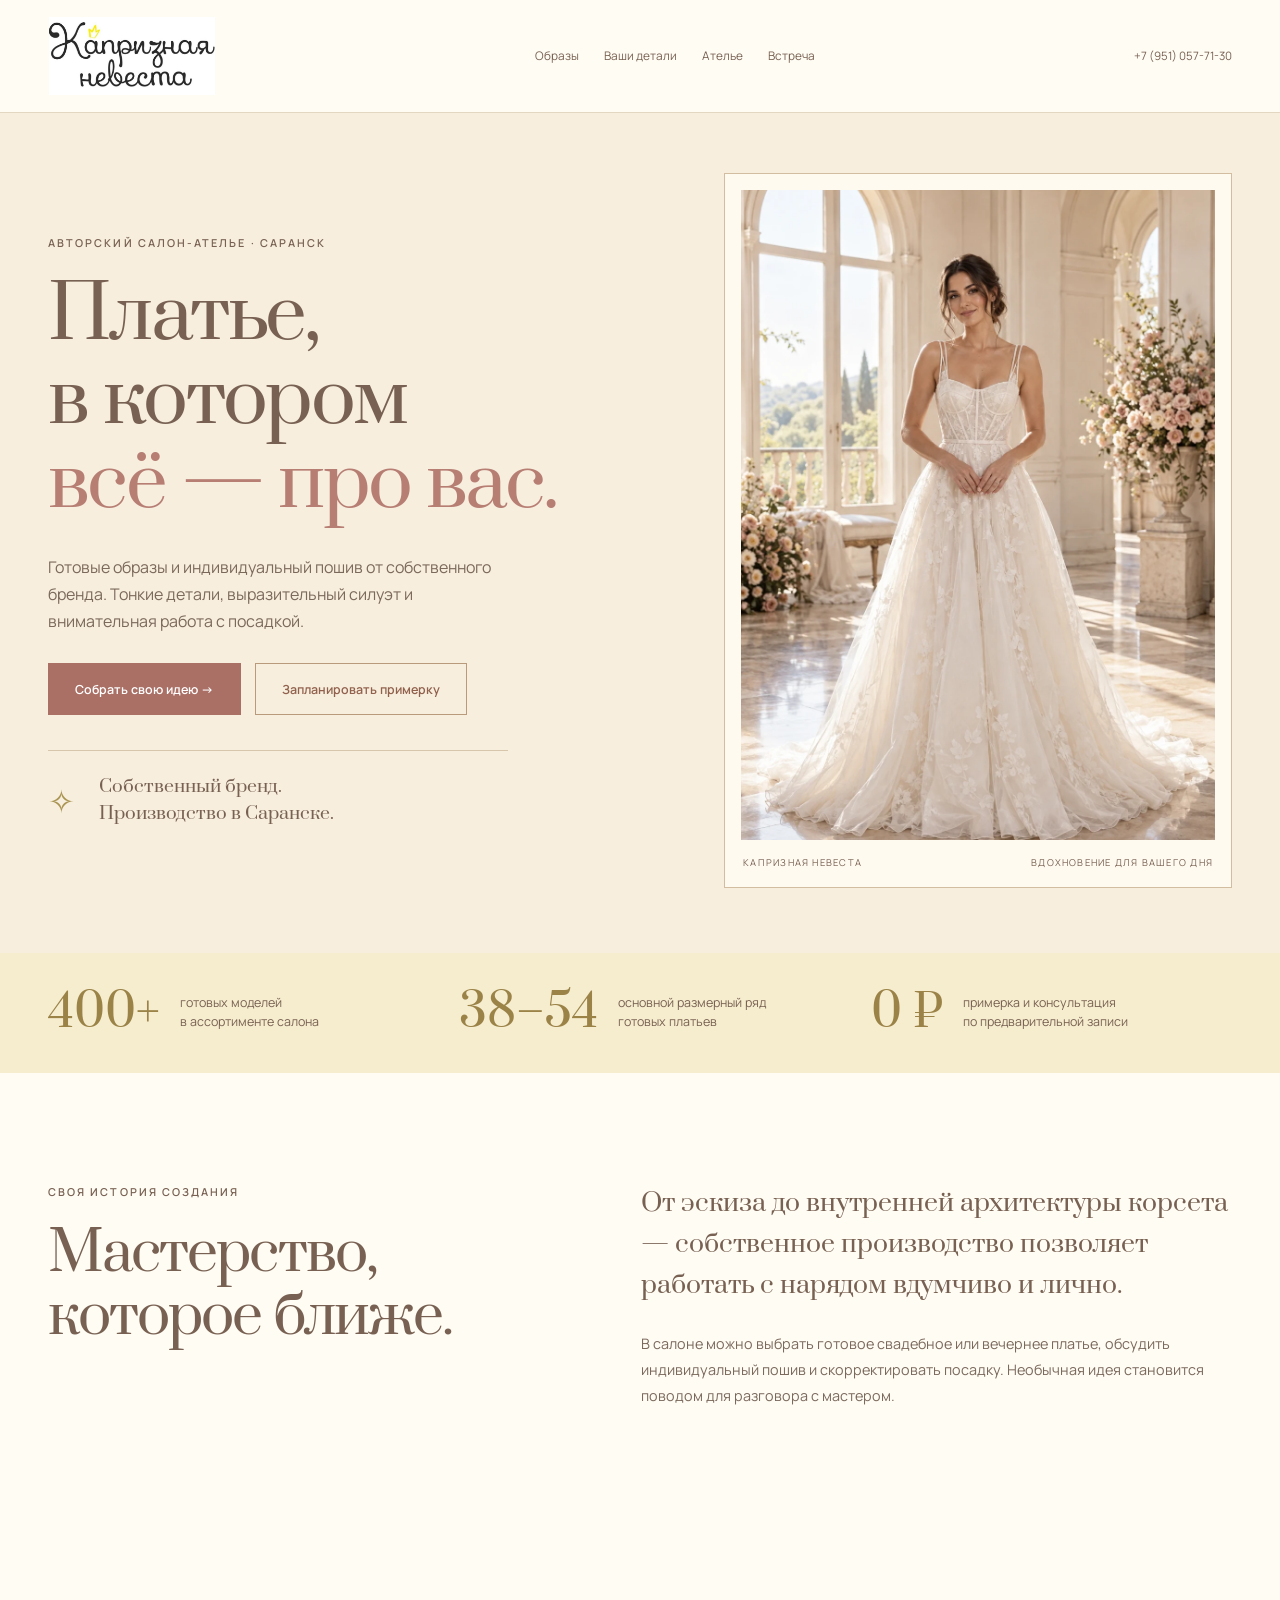
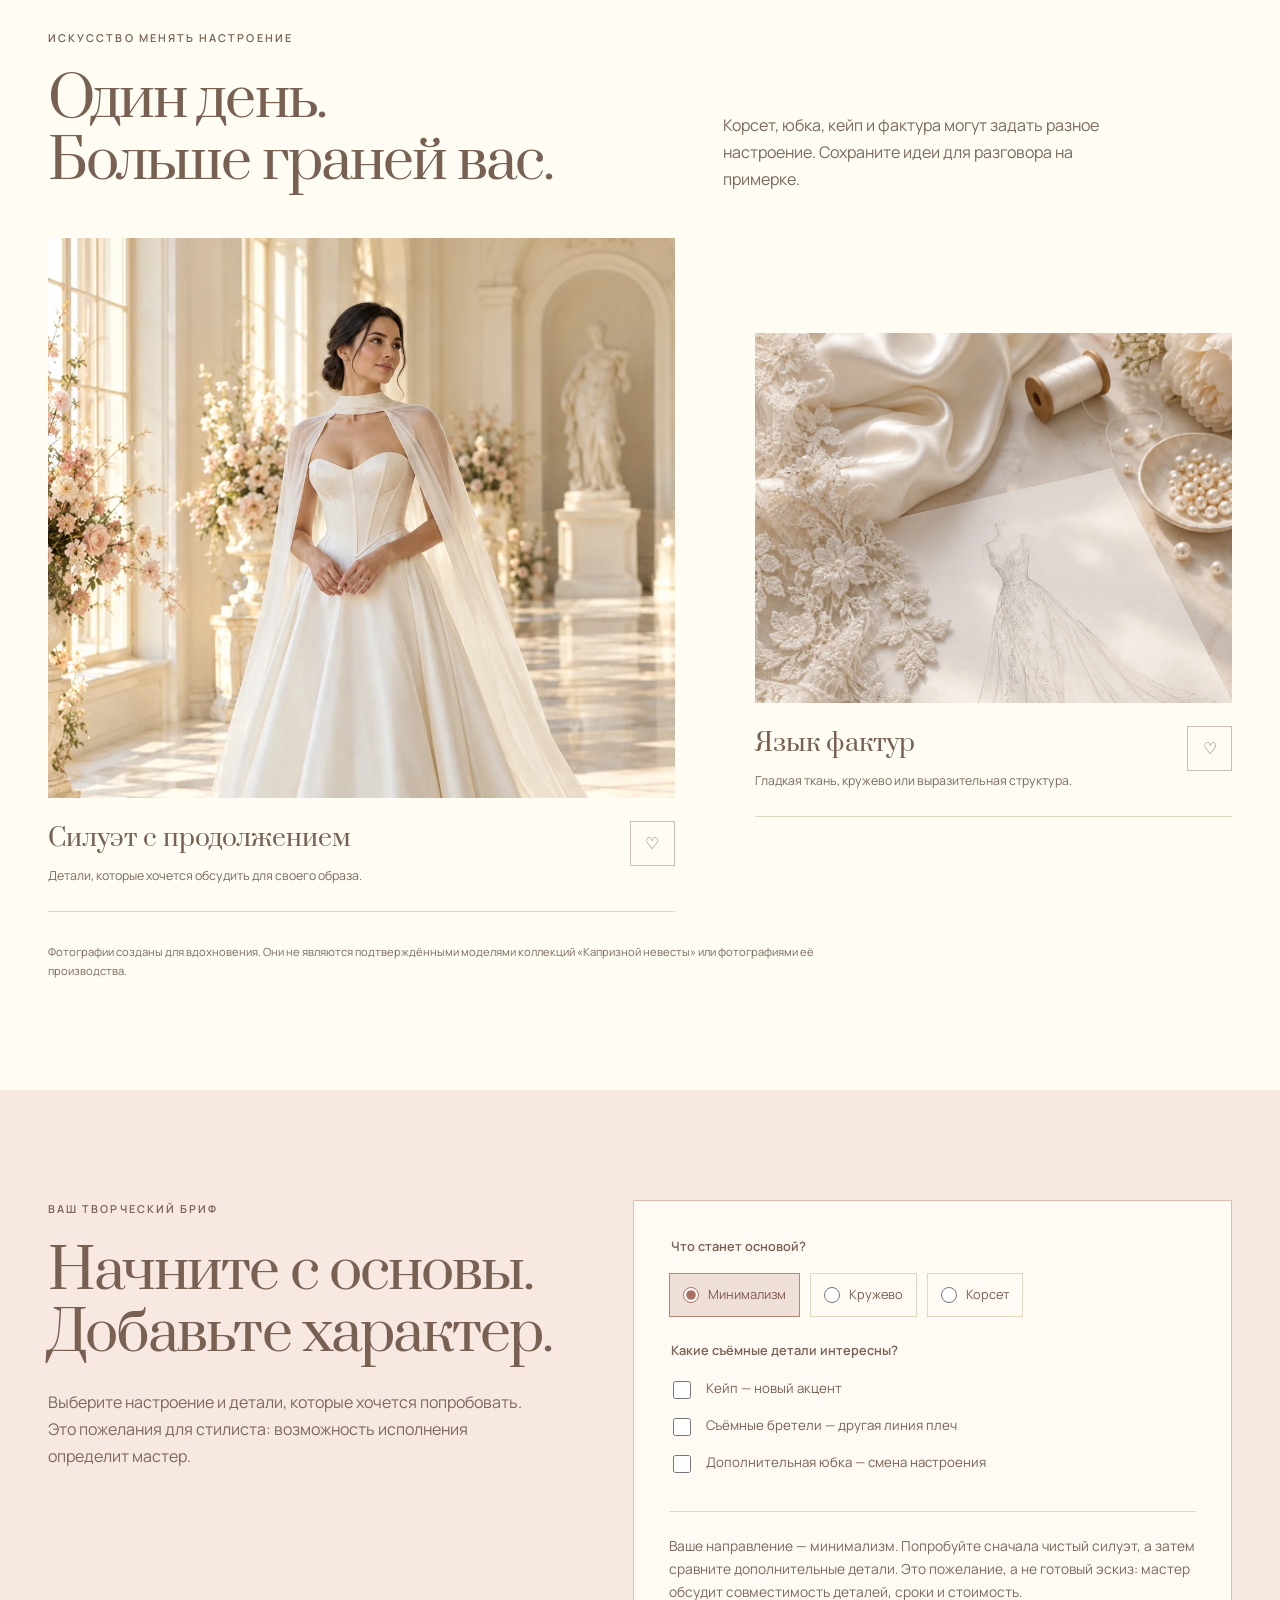
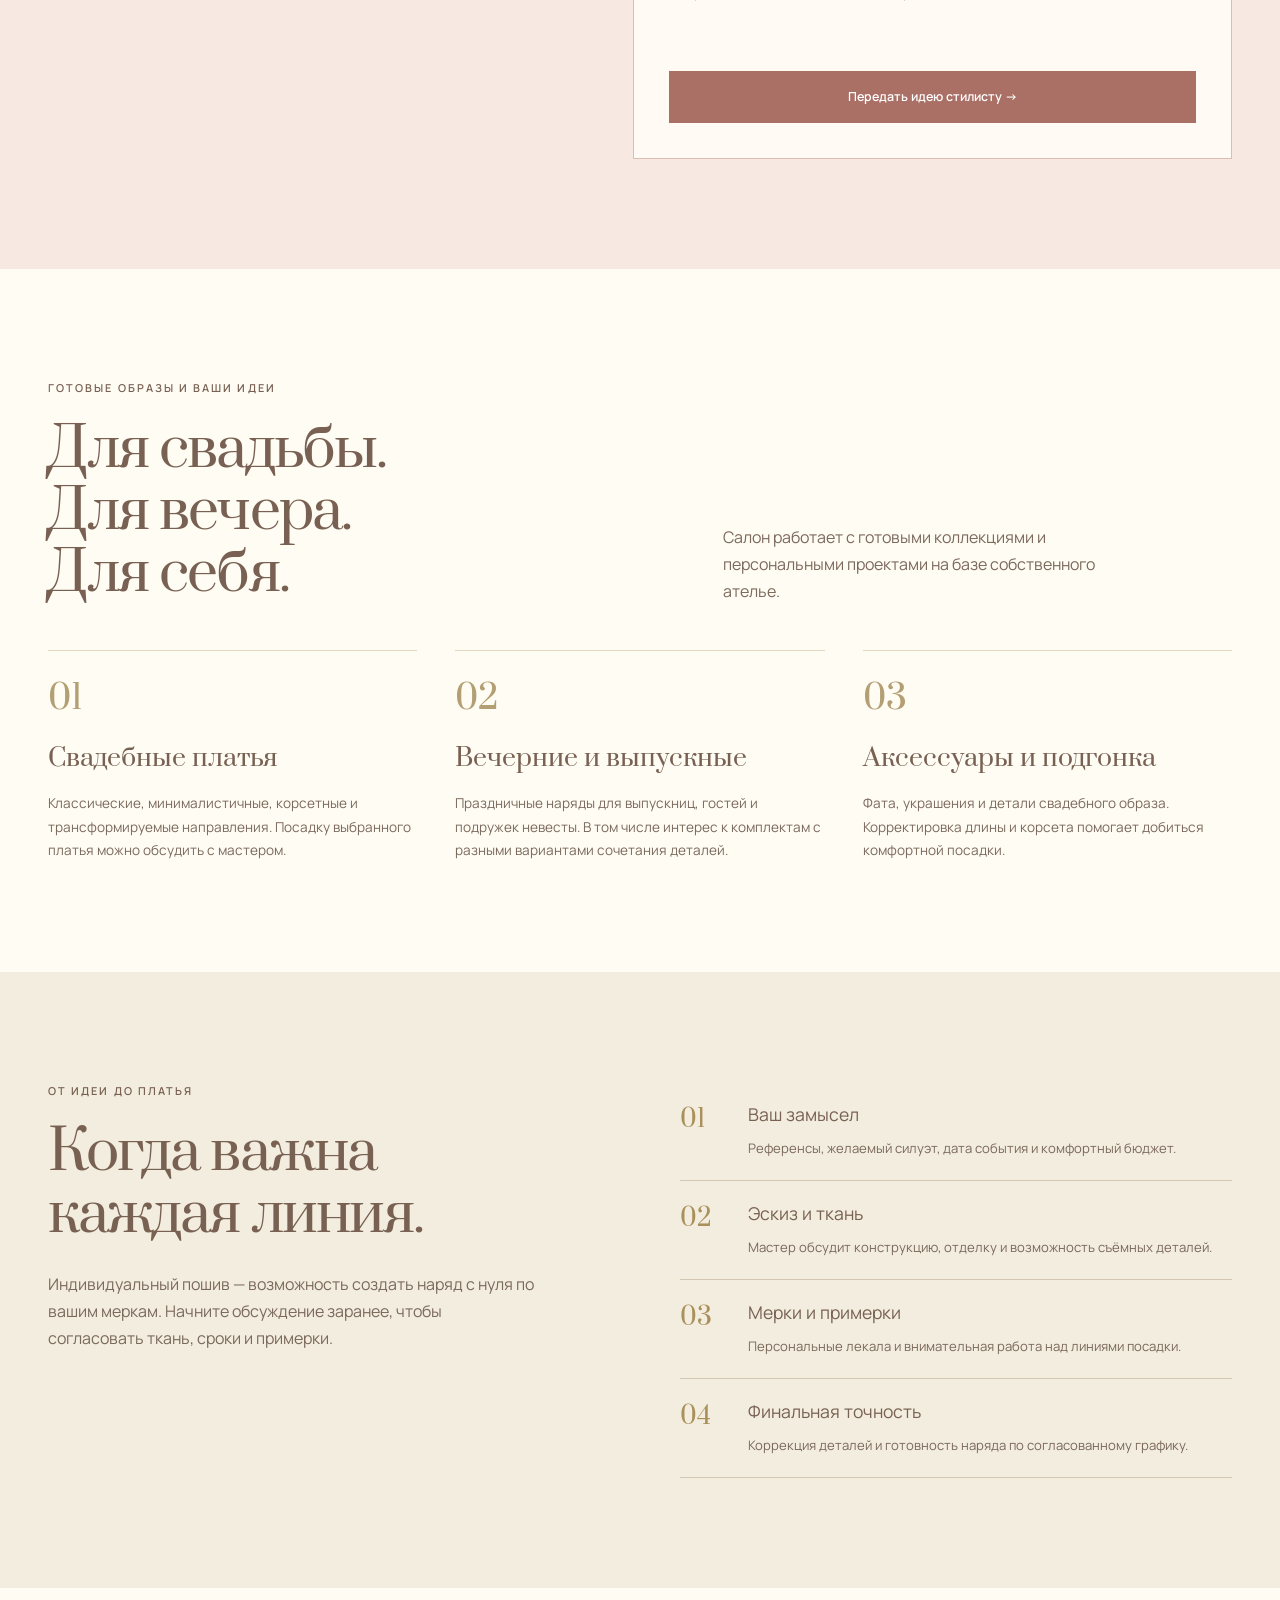
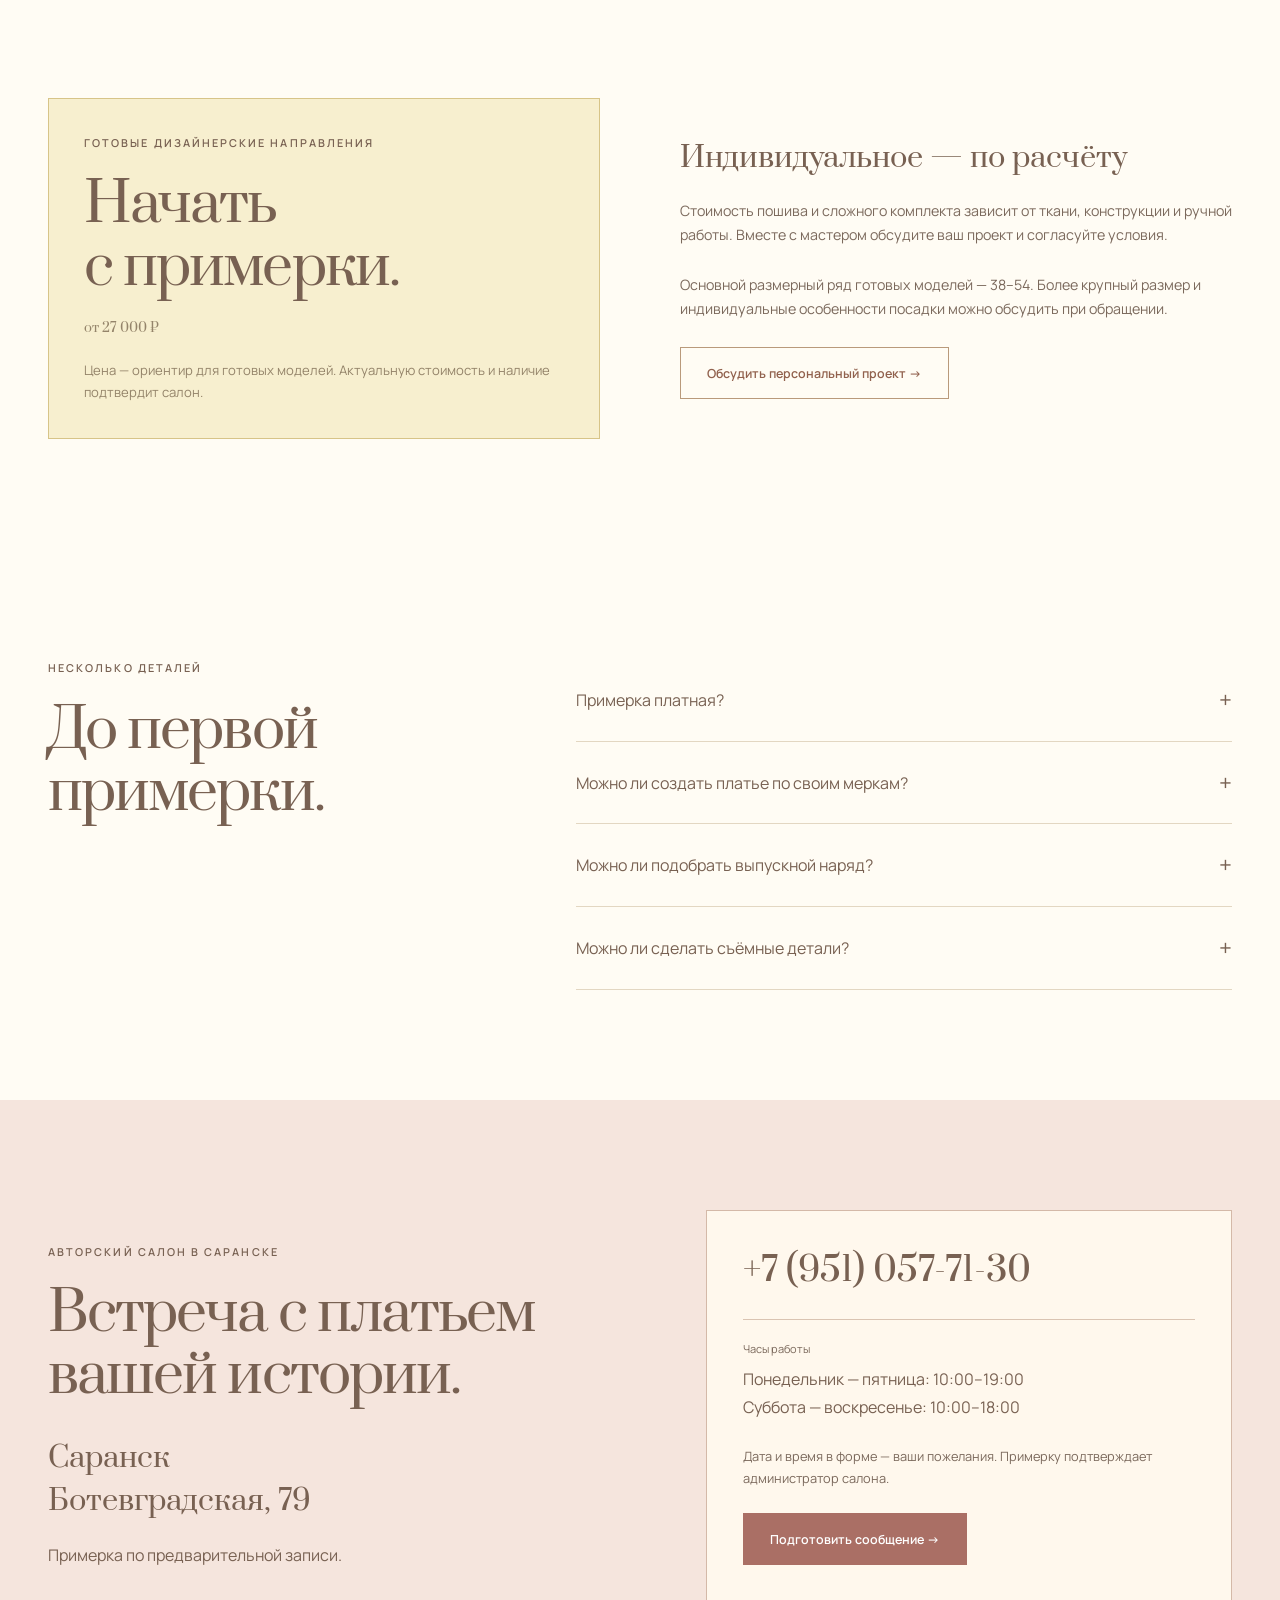
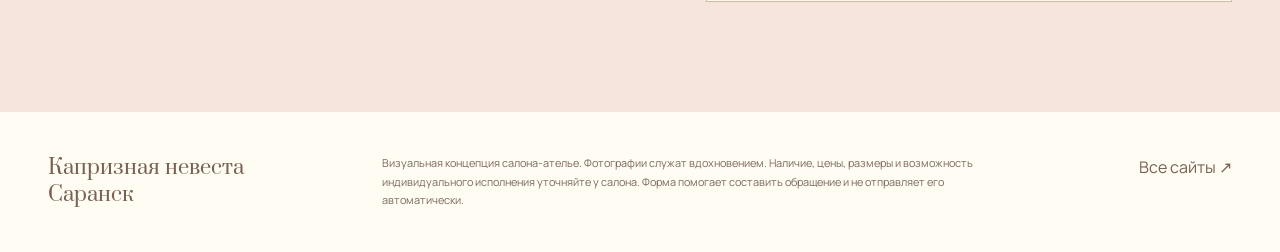
<file: kapriznaya-nevesta/index.html>
<!doctype html><html lang="ru"><head><meta charset="utf-8"><meta name="viewport" content="width=device-width,initial-scale=1"><title>Капризная невеста — авторский салон-ателье в Саранске</title><meta name="description" content="Капризная невеста: собственный бренд и производство в Саранске, свадебные и вечерние платья, индивидуальный пошив. Ботевградская, 79. Бесплатные примерки по записи."><meta name="theme-color" content="#f6edcf"><link rel="stylesheet" href="../shared/base.css"><style>
:root{--bg:#fffcf4;--ink:#786152;--muted:#7b695c;--accent:#aa6f65;--line:#e3d7c2}.btn{background:var(--accent);border-color:var(--accent);color:#fff}.btn-outline{border-color:#b99a7b;color:#91614d}.site-header{border-bottom:1px solid var(--line)}.header-inner{display:flex;align-items:center;justify-content:space-between;gap:26px;min-height:103px;padding-block:17px;flex-wrap:wrap}.brand img{width:168px;height:78px;object-fit:contain}.nav-links{flex-wrap:wrap}.hero{background:#f7eedd;position:relative}.hero-grid{display:grid;grid-template-columns:1.08fr .92fr;gap:80px;align-items:center;padding:60px 0 65px}.hero-copy h1{font-size:clamp(3.7rem,5.8vw,6.6rem);max-width:670px}.hero-copy h1 em{font-style:normal;color:#b77e74}.hero-copy>p{max-width:465px;color:var(--muted);margin:28px 0}.hero-actions{display:flex;flex-wrap:wrap;gap:14px}.hero-image-frame{border:1px solid #d2bda1;padding:16px;background:#fffaf0;position:relative;min-width:0}.hero-image-frame img{width:100%;height:650px;object-fit:cover;object-position:center 17%}.frame-note{display:flex;justify-content:space-between;gap:15px;flex-wrap:wrap;padding:15px 2px 0;font-size:.59rem;letter-spacing:.13em;text-transform:uppercase}.maker-mark{margin-top:35px;border-top:1px solid #d7c5ac;padding-top:23px;display:flex;gap:24px;align-items:center;max-width:460px}.maker-mark span{font-size:2rem;line-height:1;color:#a99452}.maker-mark p{font:400 1.1rem/1.5 var(--serif)}.fact-strip{background:#f6edcf;padding:30px 0}.facts{display:grid;grid-template-columns:repeat(3,1fr);gap:50px}.fact{display:flex;gap:20px;align-items:center}.fact strong{font:400 2.8rem var(--serif);color:#9b8348;flex-shrink:0}.fact span{font-size:.78rem;line-height:1.5}.story-grid{display:grid;grid-template-columns:.92fr 1.08fr;gap:90px}.story-text>p{font:400 1.55rem/1.65 var(--serif)}.story-text p+p{font:400 .9rem/1.8 var(--sans);margin-top:25px;color:var(--muted)}.gallery-grid{display:grid;grid-template-columns:1.05fr .8fr;gap:80px;align-items:start}.look-card:nth-child(2){padding-top:95px}.look-card img{width:100%;height:560px;object-fit:cover;object-position:center 17%}.look-card:nth-child(2) img{height:370px}.look-caption{display:flex;justify-content:space-between;gap:20px;padding-top:23px;border-bottom:1px solid var(--line);padding-bottom:24px;align-items:start}.look-caption h3{font:400 1.55rem var(--serif)}.look-caption p{font-size:.77rem;color:var(--muted);margin-top:11px}.save{border:1px solid #d0bcb3;width:45px;height:45px;flex-shrink:0;background:none}.photo-note{font-size:.7rem;color:var(--muted);margin-top:30px;max-width:820px}.planner{background:#f7e8e2}.planner-grid{display:grid;grid-template-columns:.92fr 1.08fr;gap:75px}.intro{color:var(--muted);margin-top:24px;max-width:490px}.planner-box{border:1px solid #d9beb1;padding:35px;background:#fffaf4}.planner-box fieldset{border:0;padding:0;margin:0 0 23px}.planner-box legend{font-size:.8rem;font-weight:600;margin-bottom:15px}.base-options{display:flex;gap:10px;flex-wrap:wrap}.base-choice{position:relative;display:flex;gap:9px;align-items:center;cursor:pointer;border:1px solid var(--line);padding:10px 13px;font-size:.8rem}.base-choice:has(input:checked){background:#eee0d7;border-color:#b48877;color:#80584c}.base-choice input{accent-color:var(--accent);margin:0;width:16px;height:16px;flex-shrink:0}.extra-choice{display:flex;align-items:flex-start;gap:12px;font-size:.83rem;margin-bottom:12px;cursor:pointer}.extra-choice input{width:18px;height:18px;accent-color:var(--accent);margin-top:4px;flex-shrink:0}.plan-result{border-top:1px solid var(--line);padding-top:22px;color:var(--muted);font-size:.86rem;min-height:140px}.planner-box .btn{width:100%;margin-top:20px}.directions-grid{display:grid;grid-template-columns:repeat(3,1fr);gap:38px}.direction{border-top:1px solid var(--line);padding-top:25px}.direction>span{font:400 2.1rem var(--serif);color:#b39f73}.direction h3{font:400 1.55rem var(--serif);margin:20px 0 17px}.direction p{font-size:.85rem;color:var(--muted)}.atelier{background:#f2eddf}.atelier-grid{display:grid;grid-template-columns:1fr 1fr;gap:80px}.process-line{display:grid;grid-template-columns:45px 1fr;gap:23px;padding:21px 0;border-bottom:1px solid #d4c7b1}.process-line>span{font:400 1.5rem var(--serif);color:#aa915b}.process-line h3{font-size:1.1rem;margin-bottom:10px}.process-line p{font-size:.82rem;color:var(--muted)}.budget-grid{display:grid;grid-template-columns:1fr 1fr;gap:80px;align-items:center}.budget-box{background:#f7efcf;padding:35px;border:1px solid #d7c488}.price-large{font:400 clamp(2.6rem,4.5vw,4.7rem)/1.2 var(--serif);margin:22px 0;color:#977949}.budget-box p{font-size:.82rem;color:#94846a}.budget-copy h3{font:400 1.8rem var(--serif);margin-bottom:22px}.budget-copy p{color:var(--muted);font-size:.89rem;margin-bottom:26px}.faq-grid{display:grid;grid-template-columns:.8fr 1.2fr;gap:90px}.visit{background:#f5e5dd}.visit-grid{display:grid;grid-template-columns:1.1fr 1fr;gap:80px;align-items:center}.visit-address{font:400 1.8rem/1.5 var(--serif);margin:28px 0 20px}.visit-card{border:1px solid #d4b9a8;padding:36px;background:#fff8ed}.phone{font:400 clamp(1.3rem,2.7vw,2.2rem) var(--serif);display:block;margin-bottom:25px}.hours{border-top:1px solid #dac4b2;padding-top:20px;margin-bottom:25px}.hours small{font-size:.69rem;color:var(--muted);display:block;margin-bottom:8px}.visit-card p{font-size:.8rem;color:var(--muted);margin-bottom:24px}.footer{padding:42px 0}.footer-inner{display:flex;justify-content:space-between;gap:35px;align-items:start}.footer-name{font:400 1.25rem var(--serif);max-width:220px}.footer p{font-size:.68rem;color:var(--muted);max-width:620px}
@media(max-width:1100px){.hero-grid{gap:45px}.hero-image-frame img{height:600px}.story-grid,.planner-grid,.atelier-grid,.budget-grid,.faq-grid,.visit-grid{gap:45px}.gallery-grid{gap:48px}.nav-links{gap:15px}.header-inner{gap:18px}.facts{gap:25px}.fact{gap:14px}}@media(max-width:800px){.header-inner{flex-wrap:nowrap;min-height:80px}.brand img{width:142px;height:64px}.hero-grid{grid-template-columns:1fr;gap:35px;padding:42px 0 48px}.hero-copy h1{max-width:690px}.hero-image-frame{max-width:600px;width:100%;margin:auto}.hero-image-frame img{height:auto;aspect-ratio:4/5}.story-grid,.planner-grid,.atelier-grid,.budget-grid,.faq-grid,.visit-grid{grid-template-columns:1fr;gap:32px}.facts{grid-template-columns:1fr;gap:24px}.fact strong{min-width:125px;font-size:2.5rem}.story-text>p{font-size:1.35rem}.gallery-grid{grid-template-columns:1fr 1fr;gap:30px}.look-card img{height:420px}.look-card:nth-child(2) img{height:310px}.directions-grid{gap:24px}.footer-inner{flex-direction:column}}@media(max-width:520px){.hero-copy h1{font-size:3.25rem}.hero-actions>*{width:100%}.hero-image-frame{padding:10px}.gallery-grid,.directions-grid{grid-template-columns:1fr}.look-card:nth-child(2){padding-top:0}.look-card img{height:auto;aspect-ratio:4/5}.look-card:nth-child(2) img{height:auto;aspect-ratio:1/1}.planner-box,.budget-box,.visit-card{padding:24px}.process-line{gap:12px;grid-template-columns:35px 1fr}.base-choice{padding:9px 10px}.frame-note{font-size:.53rem}}
:where(main,footer) :where(div,article,figure,fieldset,details){min-width:0}h1,h2,h3,p,button,a,summary{overflow-wrap:anywhere}.btn,.btn-outline{max-width:100%}header .brand{min-width:0;flex-shrink:1}header [data-menu-toggle]{flex-shrink:0}.fact{flex-wrap:wrap;row-gap:12px}.fact span{min-width:0;overflow-wrap:anywhere}</style><script defer src="../shared/site.js"></script></head><body data-brand="Капризная невеста" data-name="Салон-ателье Капризная невеста" data-phone="+79510577130" data-visit-mode="appointment"><a class="skip-link" href="#main">К содержанию</a><header class="site-header"><div class="container header-inner"><a class="brand" href="#main" aria-label="Капризная невеста — главная"><img src="../assets/kapriznaya-nevesta-logo.svg" width="168" height="78" alt="Капризная невеста — свадебный салон-ателье"></a><nav class="nav-links" data-mobile-nav id="mobile-nav" aria-label="Основная навигация"><a href="#inspiration">Образы</a><a href="#designer">Ваши детали</a><a href="#atelier">Ателье</a><a href="#visit">Встреча</a></nav><a class="header-action" href="tel:+79510577130">+7 (951) 057-71-30</a><button data-menu-toggle aria-controls="mobile-nav" aria-expanded="false" aria-label="Открыть меню">☰</button></div></header><main id="main"><section class="hero"><div class="container hero-grid"><div class="hero-copy reveal"><span class="eyebrow">Авторский салон-ателье · Саранск</span><h1>Платье,<br>в котором<br><em>всё — про вас.</em></h1><p>Готовые образы и индивидуальный пошив от собственного бренда. Тонкие детали, выразительный силуэт и внимательная работа с посадкой.</p><div class="hero-actions"><a class="btn" href="#designer">Собрать свою идею →</a><button class="btn-outline" data-book data-topic="Хочу записаться на бесплатную примерку в салон Капризная невеста">Запланировать примерку</button></div><div class="maker-mark"><span aria-hidden="true">✧</span><p>Собственный бренд.<br>Производство в Саранске.</p></div></div><div class="hero-image-frame reveal"><button class="gallery-trigger" data-lightbox="../assets/kapriznaya-nevesta-hero.webp" data-caption="Корсетный свадебный силуэт — визуальное направление, не подтверждённая модель бренда." aria-label="Рассмотреть корсетный свадебный образ"><img src="../assets/kapriznaya-nevesta-hero.webp" width="1024" height="1536" alt="Взрослая модель в корсетном свадебном платье цвета айвори" fetchpriority="high"></button><div class="frame-note"><span>Капризная невеста</span><span>Вдохновение для вашего дня</span></div></div></div></section><div class="fact-strip"><div class="container facts"><div class="fact"><strong>400+</strong><span>готовых моделей<br>в ассортименте салона</span></div><div class="fact"><strong>38–54</strong><span>основной размерный ряд<br>готовых платьев</span></div><div class="fact"><strong>0 ₽</strong><span>примерка и консультация<br>по предварительной записи</span></div></div></div>
<section class="section"><div class="container story-grid reveal"><div><span class="eyebrow">Своя история создания</span><h2>Мастерство,<br>которое ближе.</h2></div><div class="story-text"><p>От эскиза до внутренней архитектуры корсета — собственное производство позволяет работать с нарядом вдумчиво и лично.</p><p>В салоне можно выбрать готовое свадебное или вечернее платье, обсудить индивидуальный пошив и скорректировать посадку. Необычная идея становится поводом для разговора с мастером.</p></div></div></section>
<section id="inspiration" class="section"><div class="container"><div class="section-heading reveal"><div><span class="eyebrow">Искусство менять настроение</span><h2>Один день.<br>Больше граней вас.</h2></div><p>Корсет, юбка, кейп и фактура могут задать разное настроение. Сохраните идеи для разговора на примерке.</p></div><div class="gallery-grid"><article class="look-card reveal"><button class="gallery-trigger" data-lightbox="../assets/kapriznaya-nevesta-look.webp" data-caption="Корсет, юбка и кейп — визуальная идея праздничного комплекта с меняющимся настроением." aria-label="Рассмотреть идею праздничного комплекта"><img src="../assets/kapriznaya-nevesta-look.webp" width="1024" height="1536" loading="lazy" alt="Взрослая модель в праздничном комплекте с корсетом, юбкой и кейпом"></button><div class="look-caption"><div><h3>Силуэт с продолжением</h3><p>Детали, которые хочется обсудить для своего образа.</p></div><button class="save" data-wishlist="Капризная невеста: корсет и кейп" aria-label="Сохранить идею корсета и кейпа">♡</button></div></article><article class="look-card reveal"><button class="gallery-trigger" data-lightbox="../assets/kapriznaya-nevesta-detail.webp" data-caption="Свадебные ткани и фактуры — творческое вдохновение для будущего платья." aria-label="Рассмотреть свадебные фактуры"><img src="../assets/kapriznaya-nevesta-detail.webp" width="1024" height="1536" loading="lazy" alt="Светлые свадебные ткани и детали в нежной композиции"></button><div class="look-caption"><div><h3>Язык фактур</h3><p>Гладкая ткань, кружево или выразительная структура.</p></div><button class="save" data-wishlist="Капризная невеста: свадебные фактуры" aria-label="Сохранить свадебные фактуры">♡</button></div></article></div><p class="photo-note">Фотографии созданы для вдохновения. Они не являются подтверждёнными моделями коллекций «Капризной невесты» или фотографиями её производства.</p></div></section>
<section id="designer" class="section planner"><div class="container planner-grid"><div class="reveal"><span class="eyebrow">Ваш творческий бриф</span><h2>Начните с основы.<br>Добавьте характер.</h2><p class="intro">Выберите настроение и детали, которые хочется попробовать. Это пожелания для стилиста: возможность исполнения определит мастер.</p></div><div class="planner-box reveal"><fieldset><legend>Что станет основой?</legend><div class="base-options"><label class="base-choice"><input type="radio" name="kapriz-base" value="Минимализм" checked><span>Минимализм</span></label><label class="base-choice"><input type="radio" name="kapriz-base" value="Кружево"><span>Кружево</span></label><label class="base-choice"><input type="radio" name="kapriz-base" value="Корсет"><span>Корсет</span></label></div></fieldset><fieldset><legend>Какие съёмные детали интересны?</legend><label class="extra-choice"><input type="checkbox" name="kapriz-extra" value="Кейп"><span>Кейп — новый акцент</span></label><label class="extra-choice"><input type="checkbox" name="kapriz-extra" value="Съёмные бретели"><span>Съёмные бретели — другая линия плеч</span></label><label class="extra-choice"><input type="checkbox" name="kapriz-extra" value="Дополнительная юбка"><span>Дополнительная юбка — смена настроения</span></label></fieldset><p class="plan-result" id="kapriz-result" aria-live="polite"></p><button class="btn" id="kapriz-request" data-book data-inquiry-mode="consultation" data-dialog-title="Идея вашего платья">Передать идею стилисту →</button></div></div></section>
<section id="directions" class="section"><div class="container"><div class="section-heading reveal"><div><span class="eyebrow">Готовые образы и ваши идеи</span><h2>Для свадьбы.<br>Для вечера.<br>Для себя.</h2></div><p>Салон работает с готовыми коллекциями и персональными проектами на базе собственного ателье.</p></div><div class="directions-grid"><article class="direction reveal"><span>01</span><h3>Свадебные платья</h3><p>Классические, минималистичные, корсетные и трансформируемые направления. Посадку выбранного платья можно обсудить с мастером.</p></article><article class="direction reveal"><span>02</span><h3>Вечерние и выпускные</h3><p>Праздничные наряды для выпускниц, гостей и подружек невесты. В том числе интерес к комплектам с разными вариантами сочетания деталей.</p></article><article class="direction reveal"><span>03</span><h3>Аксессуары и подгонка</h3><p>Фата, украшения и детали свадебного образа. Корректировка длины и корсета помогает добиться комфортной посадки.</p></article></div></div></section>
<section id="atelier" class="section atelier"><div class="container atelier-grid"><div class="reveal"><span class="eyebrow">От идеи до платья</span><h2>Когда важна<br>каждая линия.</h2><p class="intro">Индивидуальный пошив — возможность создать наряд с нуля по вашим меркам. Начните обсуждение заранее, чтобы согласовать ткань, сроки и примерки.</p></div><div class="reveal"><article class="process-line"><span>01</span><div><h3>Ваш замысел</h3><p>Референсы, желаемый силуэт, дата события и комфортный бюджет.</p></div></article><article class="process-line"><span>02</span><div><h3>Эскиз и ткань</h3><p>Мастер обсудит конструкцию, отделку и возможность съёмных деталей.</p></div></article><article class="process-line"><span>03</span><div><h3>Мерки и примерки</h3><p>Персональные лекала и внимательная работа над линиями посадки.</p></div></article><article class="process-line"><span>04</span><div><h3>Финальная точность</h3><p>Коррекция деталей и готовность наряда по согласованному графику.</p></div></article></div></div></section>
<section id="budget" class="section"><div class="container budget-grid"><div class="budget-box reveal"><span class="eyebrow">Готовые дизайнерские направления</span><h2>Начать<br>с примерки.</h2><p class="price-large">от 27 000 ₽</p><p>Цена — ориентир для готовых моделей. Актуальную стоимость и наличие подтвердит салон.</p></div><div class="budget-copy reveal"><h3>Индивидуальное — по расчёту</h3><p>Стоимость пошива и сложного комплекта зависит от ткани, конструкции и ручной работы. Вместе с мастером обсудите ваш проект и согласуйте условия.</p><p>Основной размерный ряд готовых моделей — 38–54. Более крупный размер и индивидуальные особенности посадки можно обсудить при обращении.</p><button class="btn-outline" data-book data-inquiry-mode="consultation" data-topic="Хочу обсудить индивидуальный пошив, размер и бюджет в салоне Капризная невеста">Обсудить персональный проект →</button></div></div></section>
<section id="faq" class="section"><div class="container faq-grid"><div class="reveal"><span class="eyebrow">Несколько деталей</span><h2>До первой<br>примерки.</h2></div><div class="reveal"><details><summary>Примерка платная?</summary><p>Консультация стилиста и примерка бесплатные, по предварительной записи. Согласуйте удобное время с салоном.</p></details><details><summary>Можно ли создать платье по своим меркам?</summary><p>Да, у салона собственное производство в Саранске. Возможность исполнения эскиза, ткани, график примерок и стоимость обсуждаются индивидуально.</p></details><details><summary>Можно ли подобрать выпускной наряд?</summary><p>Салон предлагает вечерние и выпускные направления. Сообщите дату, размер и пожелания, чтобы уточнить доступные модели.</p></details><details><summary>Можно ли сделать съёмные детали?</summary><p>В коллекциях и индивидуальных проектах встречаются трансформируемые решения. Подходящие детали и их конструктивную совместимость необходимо обсудить с мастером.</p></details></div></div></section>
<section id="visit" class="section visit"><div class="container visit-grid"><div class="reveal"><span class="eyebrow">Авторский салон в Саранске</span><h2>Встреча с платьем<br>вашей истории.</h2><p class="visit-address">Саранск<br>Ботевградская, 79</p><p>Примерка по предварительной записи.</p></div><div class="visit-card reveal"><a class="phone" href="tel:+79510577130">+7 (951) 057-71-30</a><div class="hours"><small>Часы работы</small>Понедельник — пятница: 10:00–19:00<br>Суббота — воскресенье: 10:00–18:00</div><p>Дата и время в форме — ваши пожелания. Примерку подтверждает администратор салона.</p><button class="btn" data-book data-topic="Хочу записаться на бесплатную примерку в салон Капризная невеста в Саранске">Подготовить сообщение →</button></div></div></section></main><footer class="footer"><div class="container footer-inner"><a class="footer-name" href="#main">Капризная невеста<br>Саранск</a><p>Визуальная концепция салона-ателье. Фотографии служат вдохновением. Наличие, цены, размеры и возможность индивидуального исполнения уточняйте у салона. Форма помогает составить обращение и не отправляет его автоматически.</p><a href="../index.html">Все сайты ↗</a></div></footer><script>
(()=>{const bases=[...document.querySelectorAll('input[name="kapriz-base"]')],extras=[...document.querySelectorAll('input[name="kapriz-extra"]')],result=document.getElementById('kapriz-result'),request=document.getElementById('kapriz-request');function update(){const base=bases.find(x=>x.checked).value,selected=extras.filter(x=>x.checked).map(x=>x.value);result.textContent='Ваше направление — '+base.toLowerCase()+(selected.length?'. Интересующие детали: '+selected.join(', ').toLowerCase()+'.':'. Попробуйте сначала чистый силуэт, а затем сравните дополнительные детали.')+' Это пожелание, а не готовый эскиз: мастер обсудит совместимость деталей, сроки и стоимость.';request.dataset.topic='Капризная невеста: хочу обсудить платье в направлении «'+base+'»'+(selected.length?' и съёмные детали: '+selected.join(', ').toLowerCase():'')+'.'}bases.concat(extras).forEach(x=>x.addEventListener('change',update));update()})();
</script></body></html>
</file>
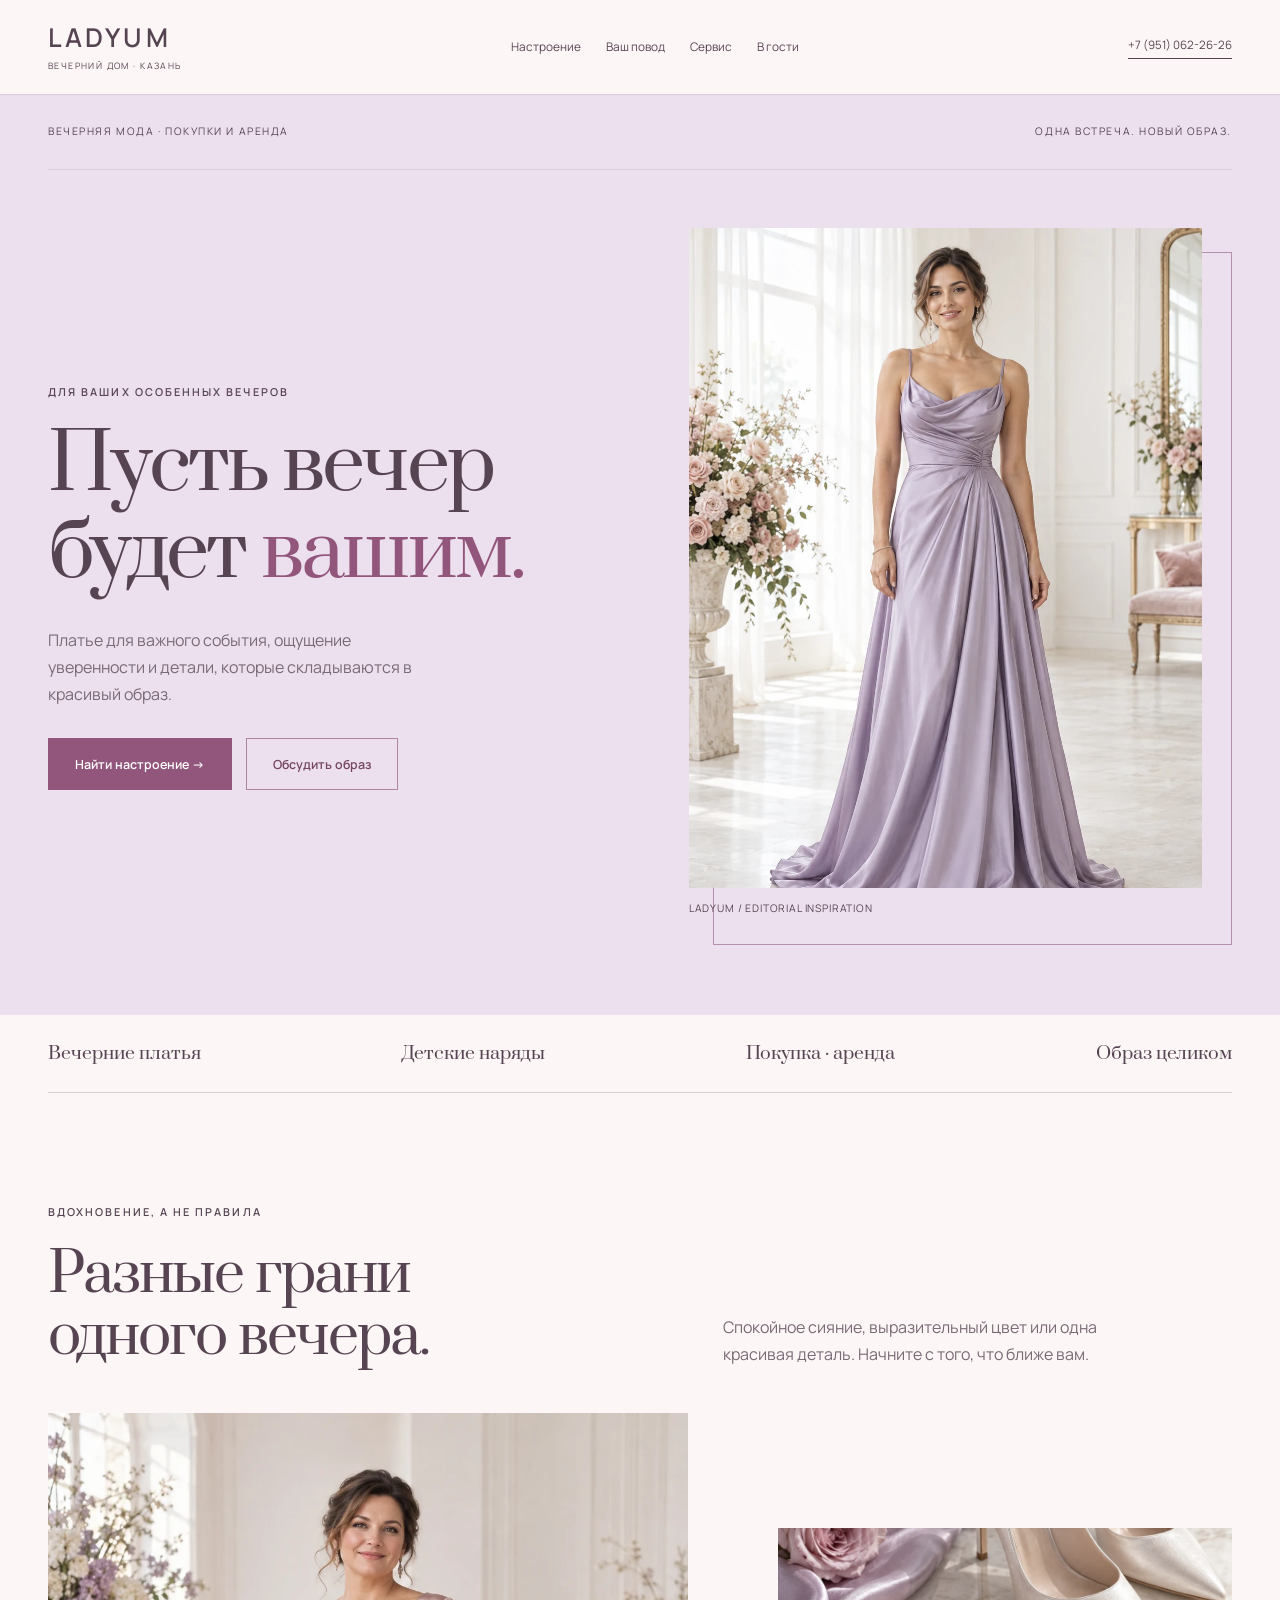
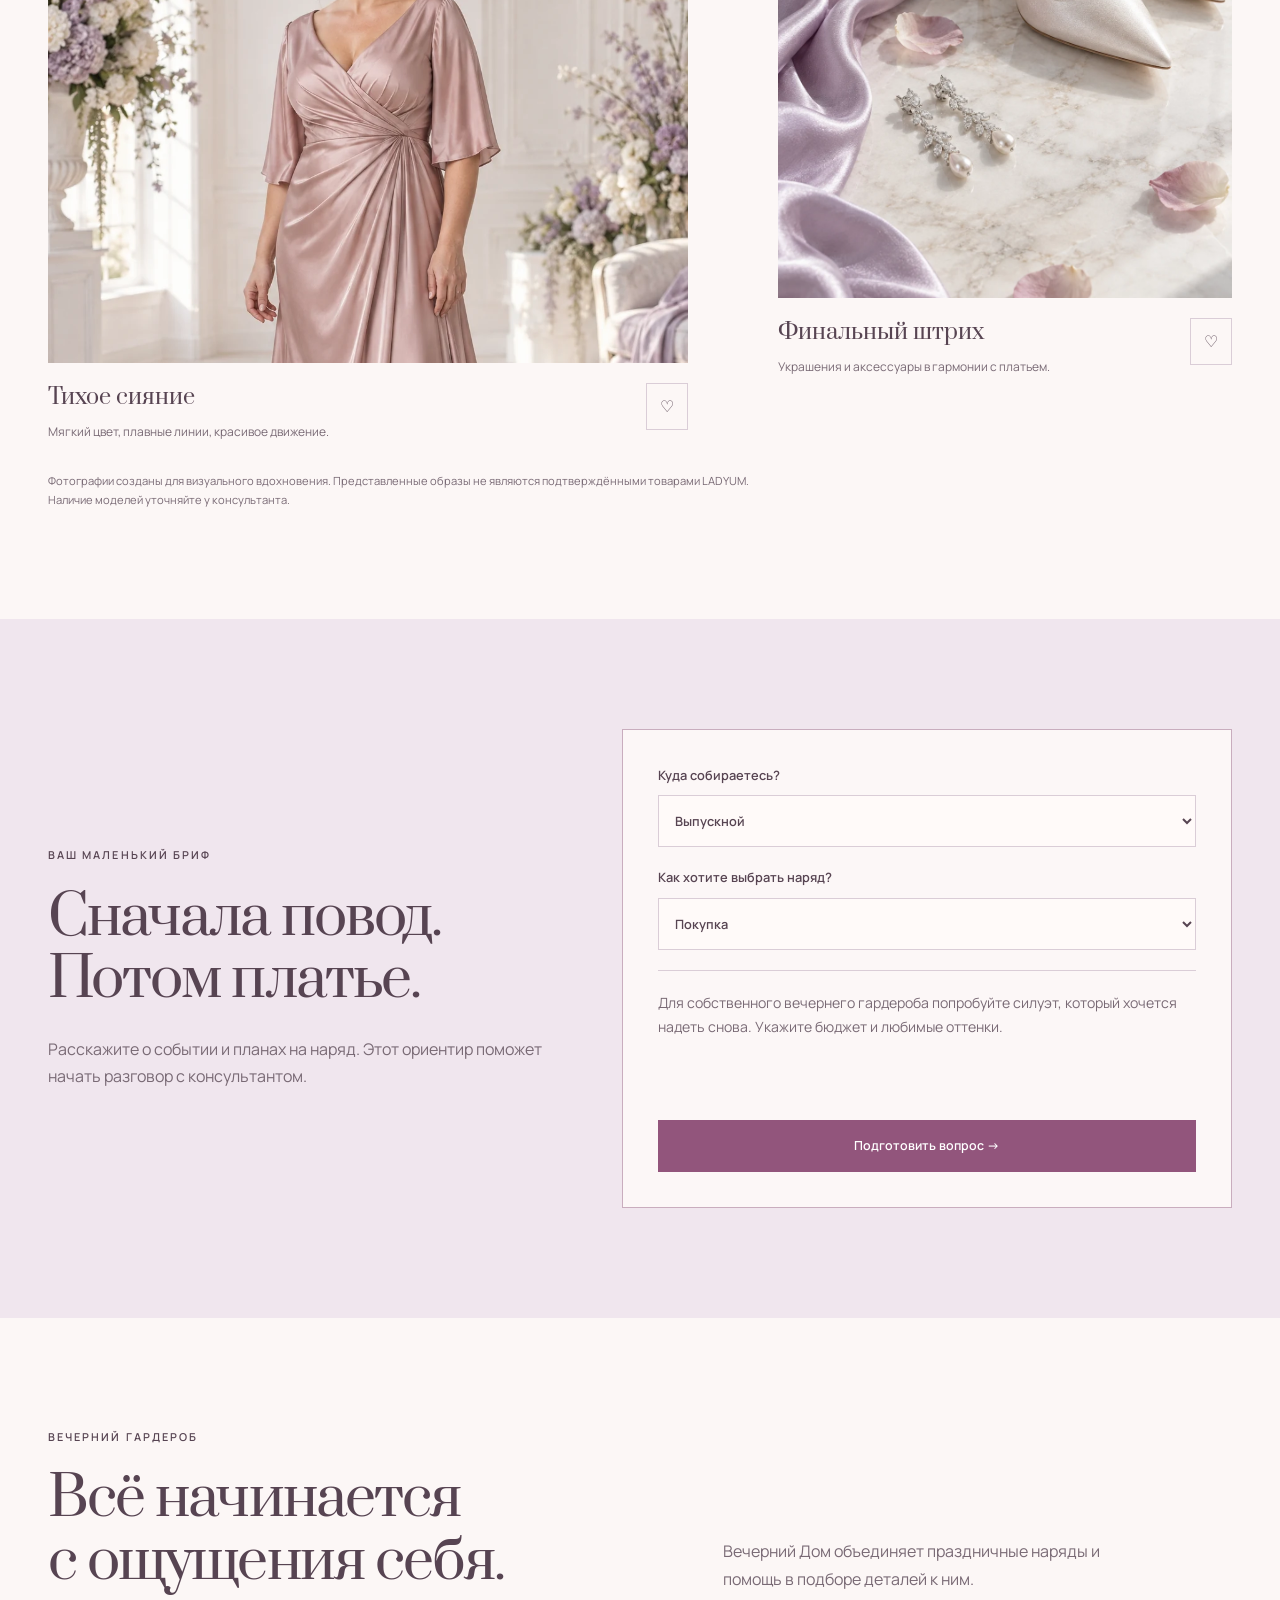
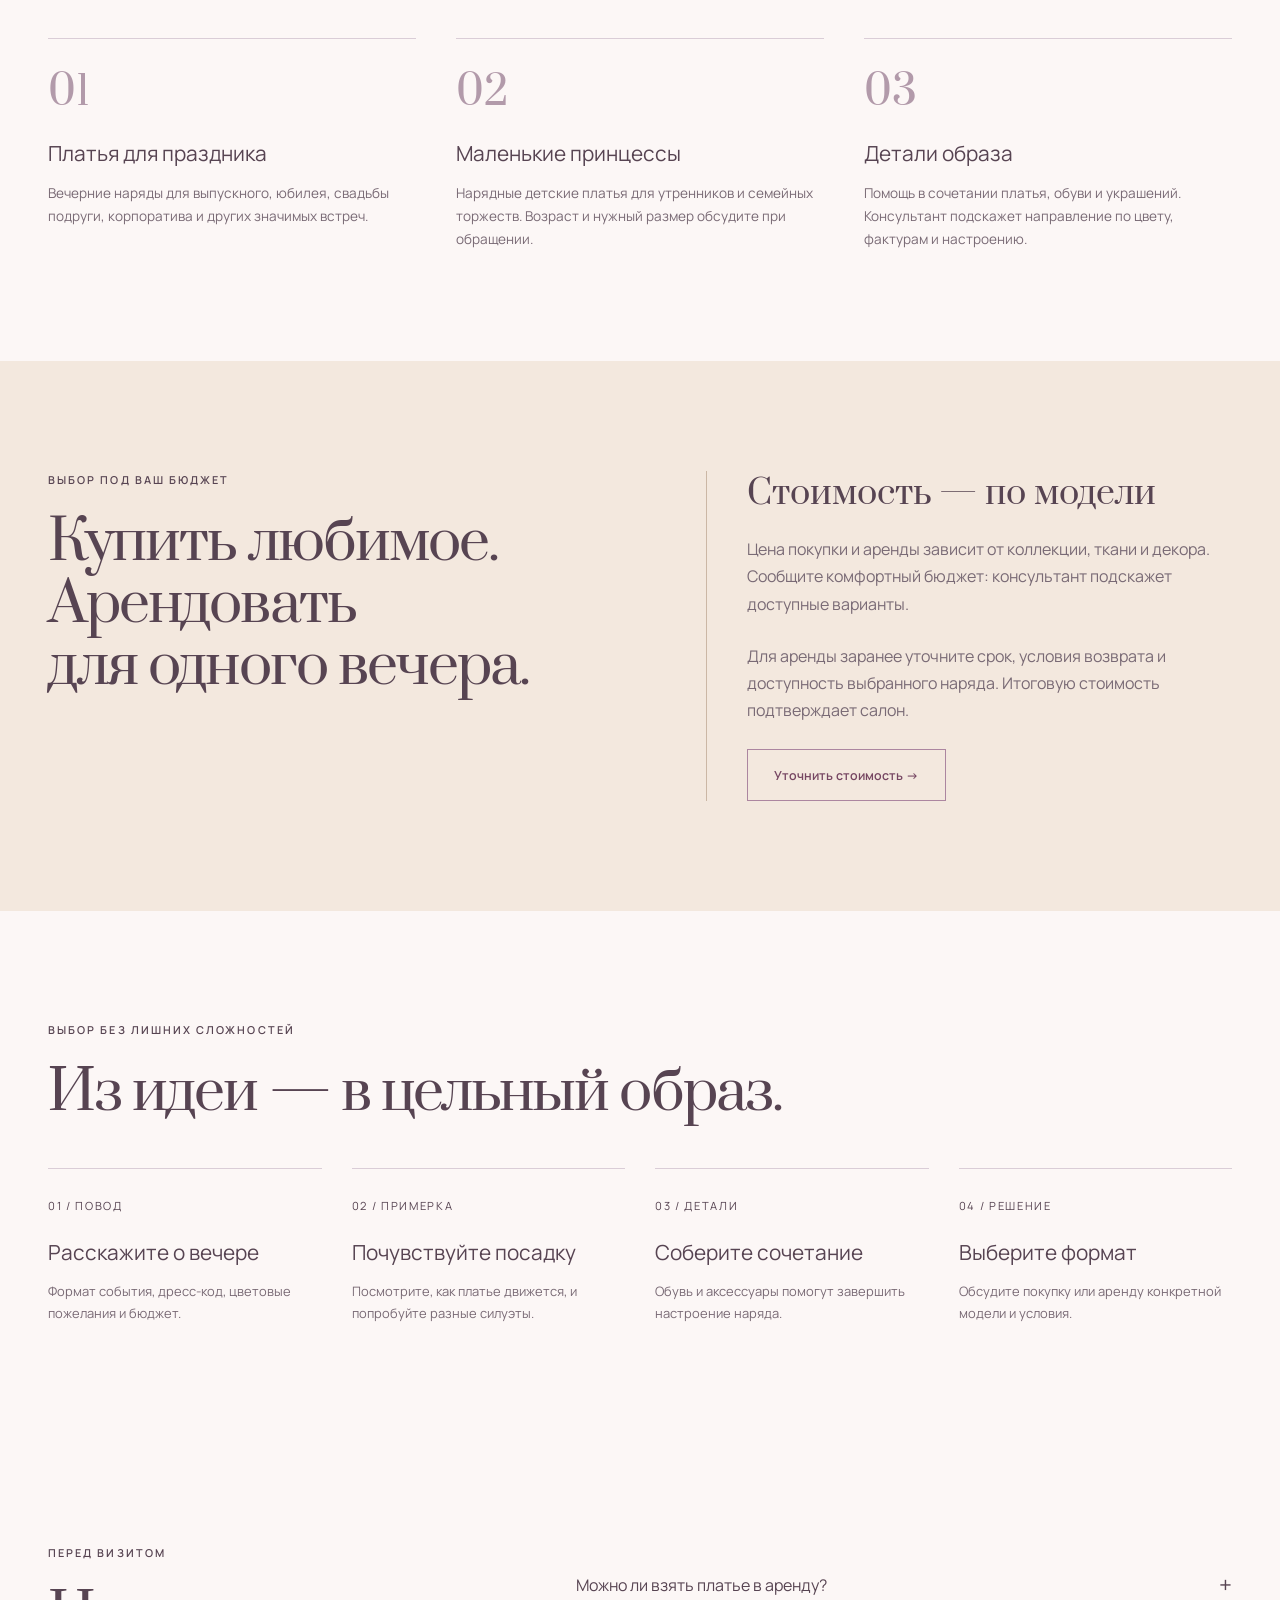
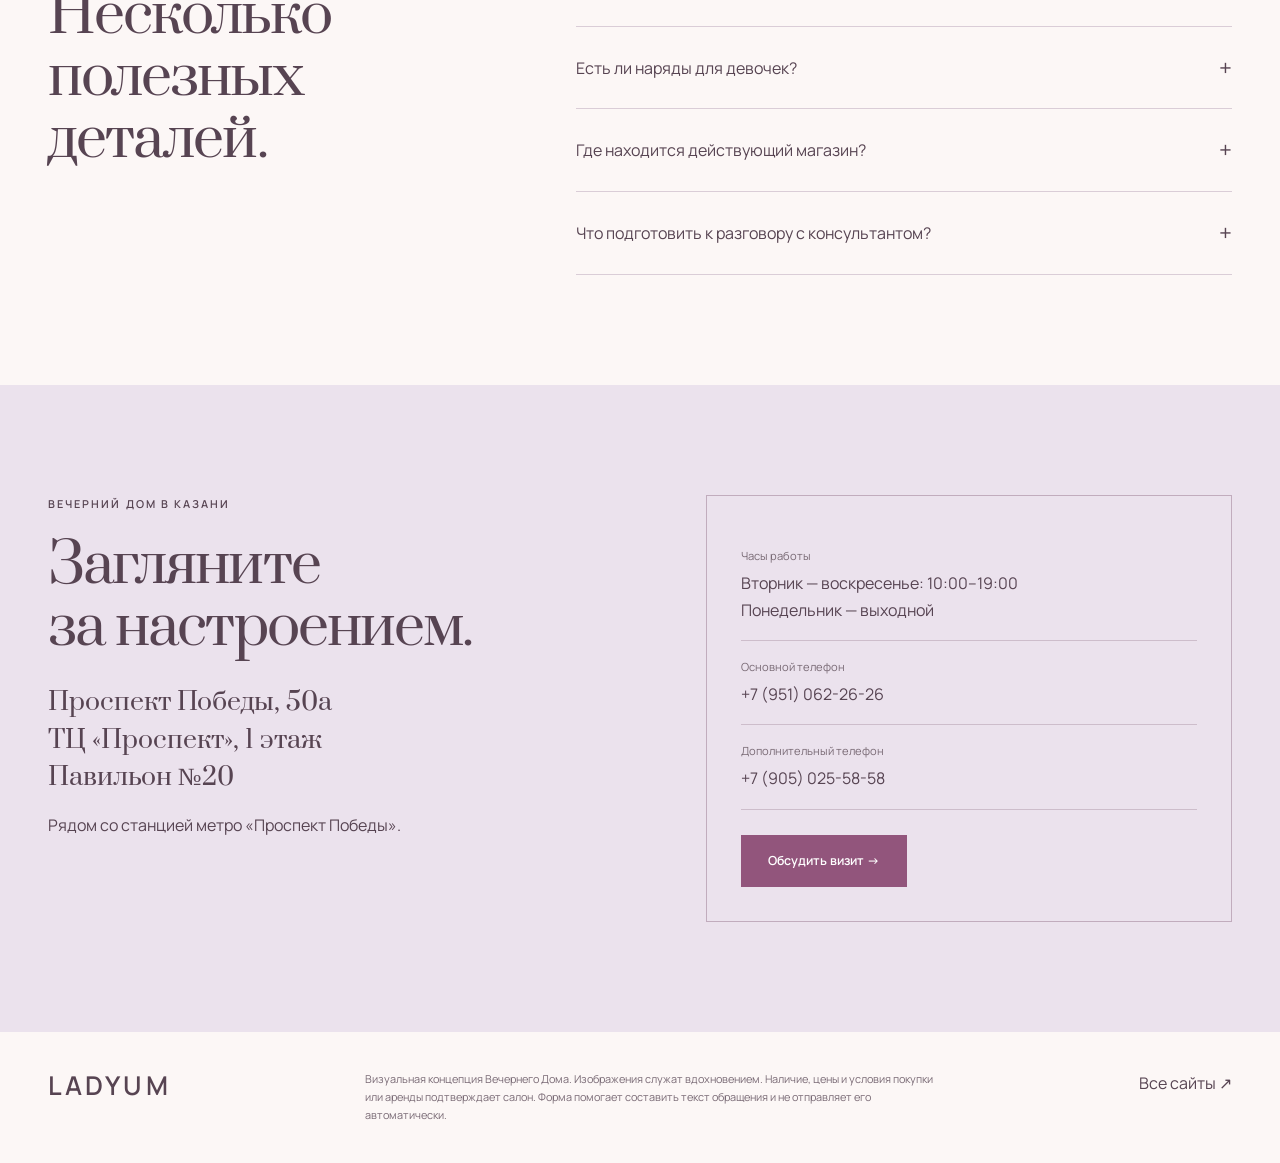
<file: ladyum/index.html>
<!doctype html>
<html lang="ru"><head><meta charset="utf-8"><meta name="viewport" content="width=device-width,initial-scale=1"><title>LADYUM — вечерние платья и образы в Казани</title><meta name="description" content="Вечерний Дом LADYUM в Казани: вечерние и детские платья, покупка и аренда, помощь в подборе образа. Проспект Победы, 50а, ТЦ «Проспект»."><meta name="theme-color" content="#ede0ee"><link rel="stylesheet" href="../shared/base.css"><style>
:root{--bg:#fcf7f6;--ink:#574452;--muted:#796a75;--accent:#92557c;--line:#dacdd7}.btn{background:var(--accent);border-color:var(--accent);color:#fff}.btn-outline{border-color:#ac86a0;color:#754561}.site-header{border-bottom:1px solid var(--line)}.header-inner{display:flex;align-items:center;justify-content:space-between;gap:24px;min-height:94px;flex-wrap:wrap;padding-block:18px}.brand{font-size:1.62rem;font-weight:600;letter-spacing:.12em;line-height:1.2}.brand small{display:block;font-size:.55rem;letter-spacing:.16em;margin-top:8px;font-weight:400}.nav-links{flex-wrap:wrap}.header-action{border-bottom:1px solid;padding-bottom:4px}.masthead{border-bottom:1px solid var(--line);padding:28px 0;display:flex;justify-content:space-between;gap:18px;flex-wrap:wrap;font-size:.65rem;letter-spacing:.15em;text-transform:uppercase}.hero{background:#ede0ee}.hero-grid{display:grid;grid-template-columns:1.06fr 1fr;gap:65px;align-items:center;padding-block:58px 70px}.hero-copy h1{font-size:clamp(3.4rem,6vw,6.9rem);max-width:690px}.hero-copy h1 em{font-style:normal;color:var(--accent)}.hero-copy>p{max-width:380px;margin:30px 0;color:var(--muted)}.hero-actions{display:flex;gap:14px;flex-wrap:wrap}.hero-media{position:relative;min-width:0;padding:0 30px 28px 0}.hero-media:after{content:'';position:absolute;inset:24px 0 0 24px;border:1px solid #b58fae;pointer-events:none}.hero-media .gallery-trigger{position:relative;z-index:1}.hero-media img{width:100%;height:660px;object-fit:cover;object-position:center 18%}.photo-label{position:relative;z-index:2;font-size:.65rem;letter-spacing:.08em;padding-top:12px}.ribbon{display:flex;gap:36px;justify-content:space-between;flex-wrap:wrap;padding:27px 0;border-bottom:1px solid var(--line);font:400 1.1rem var(--serif)}.gallery-layout{display:grid;grid-template-columns:1.1fr .78fr;gap:90px;align-items:start}.fashion-card:nth-child(2){padding-top:115px}.fashion-card img{width:100%;height:550px;object-fit:cover;object-position:center 15%}.fashion-card:nth-child(2) img{height:370px}.card-line{display:flex;justify-content:space-between;gap:16px;padding-top:20px;align-items:start}.card-line h3{font:400 1.35rem var(--serif)}.card-line p{font-size:.75rem;color:var(--muted);margin-top:10px}.save{background:none;border:1px solid var(--line);padding:9px 13px;flex-shrink:0}.caption-note{margin-top:28px;color:var(--muted);font-size:.7rem;max-width:710px}.planner{background:#f0e6ee}.planner-grid{display:grid;grid-template-columns:.9fr 1.1fr;gap:75px;align-items:center}.planner h2{max-width:480px}.planner-copy{margin-top:25px;color:var(--muted)}.selection-box{border:1px solid #c9adbe;padding:35px;background:#fcf7f7}.selection-box label{display:block;margin-bottom:20px;font-size:.8rem;font-weight:600}.selection-box select{width:100%;min-height:52px;padding:12px;margin-top:9px;background:#fffaf9;border:1px solid var(--line);color:var(--ink);min-width:0}.selection-result{border-top:1px solid var(--line);padding-top:20px;min-height:130px;color:var(--muted);font-size:.88rem}.selection-box .btn{margin-top:20px;width:100%}.services-grid{display:grid;grid-template-columns:repeat(3,1fr);gap:40px}.service{border-top:1px solid var(--line);padding-top:26px}.service span{font:400 2.5rem var(--serif);color:#b29aaa}.service h3{margin:20px 0 15px}.service p{font-size:.85rem;color:var(--muted)}.price-section{background:#f3e8de}.price-grid{display:grid;grid-template-columns:1.1fr 1fr;gap:80px}.price-note{border-left:1px solid #cbb7a5;padding-left:40px}.price-note p{color:var(--muted);margin-bottom:25px}.price-note h3{font:400 2.1rem var(--serif);margin-bottom:20px}.steps{display:grid;grid-template-columns:repeat(4,1fr);gap:30px;margin-top:44px}.step{border-top:1px solid var(--line);padding-top:22px}.step span{font-size:.7rem;letter-spacing:.15em}.step h3{margin:20px 0 14px}.step p{font-size:.81rem;color:var(--muted)}.faq-grid{display:grid;grid-template-columns:.8fr 1.2fr;gap:90px}.visit{background:#ebe2ed}.visit-grid{display:grid;grid-template-columns:1.1fr 1fr;gap:80px}.visit h2{margin-bottom:25px}.address{font:400 1.55rem/1.5 var(--serif);margin-bottom:16px}.visit-box{border:1px solid #c1acbd;padding:34px}.contact-row{display:block;padding:16px 0;border-bottom:1px solid #cdbdcb}.contact-row small{display:block;color:var(--muted);font-size:.7rem;margin-bottom:5px}.visit-box .btn{margin-top:25px}.footer{padding:38px 0}.footer-inner{display:flex;justify-content:space-between;gap:35px;align-items:start}.footer p{max-width:580px;color:var(--muted);font-size:.68rem}
@media(max-width:1100px){.hero-grid{gap:38px}.hero-media img{height:590px}.gallery-layout{gap:55px}.planner-grid,.price-grid,.visit-grid{gap:45px}.nav-links{gap:16px}.header-inner{gap:18px}}@media(max-width:800px){.header-inner{flex-wrap:nowrap;min-height:78px}.hero-grid{grid-template-columns:1fr;gap:42px;padding:45px 0 52px}.hero-copy h1{max-width:650px}.hero-media{max-width:620px;width:100%;margin:auto}.hero-media img{height:auto;aspect-ratio:4/5}.gallery-layout{gap:28px;grid-template-columns:1fr 1fr}.fashion-card:nth-child(2){padding-top:70px}.fashion-card img{height:440px}.fashion-card:nth-child(2) img{height:320px}.planner-grid,.price-grid,.faq-grid,.visit-grid{grid-template-columns:1fr;gap:35px}.services-grid{gap:24px}.price-note{padding-left:24px}.steps{grid-template-columns:1fr 1fr;gap:28px}.footer-inner{flex-direction:column}.masthead{font-size:.57rem}.ribbon{font-size:1rem;gap:18px}.selection-box{padding:28px}}@media(max-width:520px){.gallery-layout,.services-grid{grid-template-columns:1fr}.fashion-card:nth-child(2){padding-top:0}.fashion-card img{height:auto;aspect-ratio:4/5}.fashion-card:nth-child(2) img{height:auto;aspect-ratio:1/1}.hero-media{padding-right:18px}.hero-copy h1{font-size:3.3rem}.hero-actions>*{width:100%}.steps{grid-template-columns:1fr}.visit-box{padding:25px}.brand{font-size:1.4rem}.selection-box{padding:22px}}
:where(main,footer) :where(div,article,figure,fieldset,details){min-width:0}h1,h2,h3,p,button,a,summary{overflow-wrap:anywhere}.btn,.btn-outline{max-width:100%}header .brand{min-width:0;flex-shrink:1}header [data-menu-toggle]{flex-shrink:0}
img[src$="ladyum-look.webp"]{object-position:center 6%}img[src$="ladyum-detail.webp"]{object-position:center 70%}
</style><script src="../shared/site.js" defer></script></head><body data-brand="LADYUM" data-name="Вечерний Дом LADYUM" data-phone="+79510622626" data-visit-mode="consultation"><a class="skip-link" href="#main">К содержанию</a><header class="site-header"><div class="container header-inner"><a class="brand" href="#main" aria-label="LADYUM — главная">LADYUM<small>ВЕЧЕРНИЙ ДОМ · КАЗАНЬ</small></a><nav class="nav-links" data-mobile-nav id="mobile-nav" aria-label="Основная навигация"><a href="#inspiration">Настроение</a><a href="#selection">Ваш повод</a><a href="#services">Сервис</a><a href="#visit">В гости</a></nav><a class="header-action" href="tel:+79510622626">+7 (951) 062-26-26</a><button type="button" data-menu-toggle aria-controls="mobile-nav" aria-expanded="false" aria-label="Открыть меню">☰</button></div></header><main id="main"><section class="hero"><div class="container"><div class="masthead"><span>Вечерняя мода · покупки и аренда</span><span>Одна встреча. Новый образ.</span></div><div class="hero-grid"><div class="hero-copy reveal"><span class="eyebrow">Для ваших особенных вечеров</span><h1>Пусть вечер<br>будет <em>вашим.</em></h1><p>Платье для важного события, ощущение уверенности и детали, которые складываются в красивый образ.</p><div class="hero-actions"><a class="btn" href="#selection">Найти настроение →</a><button class="btn-outline" data-book data-topic="Хочу подобрать вечернее платье в LADYUM">Обсудить образ</button></div></div><div class="hero-media reveal"><button class="gallery-trigger" data-lightbox="../assets/ladyum-hero.webp" data-caption="Лиловый вечерний силуэт — визуальное вдохновение для праздничного выхода." aria-label="Рассмотреть вечерний образ"><img src="../assets/ladyum-hero.webp" width="1024" height="1536" alt="Взрослая модель в лиловом вечернем платье" fetchpriority="high"></button><p class="photo-label">LADYUM / EDITORIAL INSPIRATION</p></div></div></div></section><div class="container ribbon"><span>Вечерние платья</span><span>Детские наряды</span><span>Покупка · аренда</span><span>Образ целиком</span></div>
<section id="inspiration" class="section"><div class="container"><div class="section-heading reveal"><div><span class="eyebrow">Вдохновение, а не правила</span><h2>Разные грани<br>одного вечера.</h2></div><p>Спокойное сияние, выразительный цвет или одна красивая деталь. Начните с того, что ближе вам.</p></div><div class="gallery-layout"><article class="fashion-card reveal"><button class="gallery-trigger" data-lightbox="../assets/ladyum-look.webp" data-caption="Пыльная роза и мягкий вечерний силуэт. Вдохновение, а не подтверждённая модель каталога." aria-label="Рассмотреть образ в оттенке пыльной розы"><img src="../assets/ladyum-look.webp" width="1024" height="1536" loading="lazy" alt="Вечернее платье в оттенке пыльной розы"></button><div class="card-line"><div><h3>Тихое сияние</h3><p>Мягкий цвет, плавные линии, красивое движение.</p></div><button class="save" data-wishlist="LADYUM: мягкий вечерний силуэт" aria-label="Сохранить мягкий вечерний силуэт">♡</button></div></article><article class="fashion-card reveal"><button class="gallery-trigger" data-lightbox="../assets/ladyum-detail.webp" data-caption="Украшения и вечерние фактуры: идеи для завершения образа." aria-label="Рассмотреть вечерние детали"><img src="../assets/ladyum-detail.webp" width="1024" height="1536" loading="lazy" alt="Композиция вечерних украшений и аксессуаров"></button><div class="card-line"><div><h3>Финальный штрих</h3><p>Украшения и аксессуары в гармонии с платьем.</p></div><button class="save" data-wishlist="LADYUM: выразительные аксессуары" aria-label="Сохранить идею аксессуаров">♡</button></div></article></div><p class="caption-note">Фотографии созданы для визуального вдохновения. Представленные образы не являются подтверждёнными товарами LADYUM. Наличие моделей уточняйте у консультанта.</p></div></section>
<section id="selection" class="section planner"><div class="container planner-grid"><div class="reveal"><span class="eyebrow">Ваш маленький бриф</span><h2>Сначала повод.<br>Потом платье.</h2><p class="planner-copy">Расскажите о событии и планах на наряд. Этот ориентир поможет начать разговор с консультантом.</p></div><div class="selection-box reveal"><label for="ladyum-event">Куда собираетесь?<select id="ladyum-event"><option value="Выпускной">Выпускной</option><option value="Свадьба близких">Свадьба близких</option><option value="Юбилей или день рождения">Юбилей или день рождения</option><option value="Торжественный вечер">Торжественный вечер</option><option value="Детский праздник">Детский праздник</option></select></label><label for="ladyum-format">Как хотите выбрать наряд?<select id="ladyum-format"><option value="Покупка">Покупка</option><option value="Аренда">Аренда</option><option value="Пока выбираю">Пока выбираю</option></select></label><p id="ladyum-advice" class="selection-result" aria-live="polite"></p><button id="ladyum-request" class="btn" data-book>Подготовить вопрос →</button></div></div></section>
<section id="services" class="section"><div class="container"><div class="section-heading reveal"><div><span class="eyebrow">Вечерний гардероб</span><h2>Всё начинается<br>с ощущения себя.</h2></div><p>Вечерний Дом объединяет праздничные наряды и помощь в подборе деталей к ним.</p></div><div class="services-grid"><article class="service reveal"><span>01</span><h3>Платья для праздника</h3><p>Вечерние наряды для выпускного, юбилея, свадьбы подруги, корпоратива и других значимых встреч.</p></article><article class="service reveal"><span>02</span><h3>Маленькие принцессы</h3><p>Нарядные детские платья для утренников и семейных торжеств. Возраст и нужный размер обсудите при обращении.</p></article><article class="service reveal"><span>03</span><h3>Детали образа</h3><p>Помощь в сочетании платья, обуви и украшений. Консультант подскажет направление по цвету, фактурам и настроению.</p></article></div></div></section>
<section id="prices" class="section price-section"><div class="container price-grid"><div class="reveal"><span class="eyebrow">Выбор под ваш бюджет</span><h2>Купить любимое.<br>Арендовать<br>для одного вечера.</h2></div><div class="price-note reveal"><h3>Стоимость — по модели</h3><p>Цена покупки и аренды зависит от коллекции, ткани и декора. Сообщите комфортный бюджет: консультант подскажет доступные варианты.</p><p>Для аренды заранее уточните срок, условия возврата и доступность выбранного наряда. Итоговую стоимость подтверждает салон.</p><button class="btn-outline" data-book data-topic="Хочу уточнить стоимость покупки или аренды вечернего платья в LADYUM">Уточнить стоимость →</button></div></div></section>
<section class="section"><div class="container"><span class="eyebrow reveal">Выбор без лишних сложностей</span><h2 class="reveal">Из идеи — в цельный образ.</h2><div class="steps"><article class="step reveal"><span>01 / ПОВОД</span><h3>Расскажите о вечере</h3><p>Формат события, дресс-код, цветовые пожелания и бюджет.</p></article><article class="step reveal"><span>02 / ПРИМЕРКА</span><h3>Почувствуйте посадку</h3><p>Посмотрите, как платье движется, и попробуйте разные силуэты.</p></article><article class="step reveal"><span>03 / ДЕТАЛИ</span><h3>Соберите сочетание</h3><p>Обувь и аксессуары помогут завершить настроение наряда.</p></article><article class="step reveal"><span>04 / РЕШЕНИЕ</span><h3>Выберите формат</h3><p>Обсудите покупку или аренду конкретной модели и условия.</p></article></div></div></section>
<section class="section" id="faq"><div class="container faq-grid"><div class="reveal"><span class="eyebrow">Перед визитом</span><h2>Несколько<br>полезных деталей.</h2></div><div class="reveal"><details><summary>Можно ли взять платье в аренду?</summary><p>В LADYUM есть направление проката бальных и вечерних платьев. Какие модели доступны на вашу дату, срок и стоимость аренды уточнит консультант.</p></details><details><summary>Есть ли наряды для девочек?</summary><p>Да, в Вечернем Доме представлена линейка нарядных детских платьев. Перед визитом сообщите возраст, размер и повод.</p></details><details><summary>Где находится действующий магазин?</summary><p>На проспекте Победы, 50а, в ТЦ «Проспект»: 1 этаж, павильон №20. Ориентир — станция метро «Проспект Победы».</p></details><details><summary>Что подготовить к разговору с консультантом?</summary><p>Дата и формат события, размер, желаемая длина и бюджет. Если вы уже знаете обувь для вечера, её полезно взять на примерку.</p></details></div></div></section>
<section id="visit" class="section visit"><div class="container visit-grid"><div class="reveal"><span class="eyebrow">Вечерний Дом в Казани</span><h2>Загляните<br>за настроением.</h2><p class="address">Проспект Победы, 50а<br>ТЦ «Проспект», 1 этаж<br>Павильон №20</p><p>Рядом со станцией метро «Проспект Победы».</p></div><div class="visit-box reveal"><div class="contact-row"><small>Часы работы</small>Вторник — воскресенье: 10:00–19:00<br>Понедельник — выходной</div><a class="contact-row" href="tel:+79510622626"><small>Основной телефон</small>+7 (951) 062-26-26</a><a class="contact-row" href="tel:+79050255858"><small>Дополнительный телефон</small>+7 (905) 025-58-58</a><button class="btn" data-book data-topic="Хочу обсудить вечерний образ и визит в LADYUM">Обсудить визит →</button></div></div></section></main><footer class="footer"><div class="container footer-inner"><a class="brand" href="#main">LADYUM</a><p>Визуальная концепция Вечернего Дома. Изображения служат вдохновением. Наличие, цены и условия покупки или аренды подтверждает салон. Форма помогает составить текст обращения и не отправляет его автоматически.</p><a href="../index.html">Все сайты ↗</a></div></footer><script>
(()=>{const event=document.getElementById('ladyum-event'),format=document.getElementById('ladyum-format'),advice=document.getElementById('ladyum-advice'),request=document.getElementById('ladyum-request');function update(){const e=event.value,f=format.value;advice.textContent=e==='Детский праздник'?'Для детского события начните с возраста, роста и свободы движения. Наличие и возможность '+(f==='Аренда'?'аренды':'покупки')+' уточнит консультант.':f==='Аренда'?'Для одного особенного вечера обсудите прокат. Уточните срок, доступные модели и условия возврата на вашу дату.':f==='Покупка'?'Для собственного вечернего гардероба попробуйте силуэт, который хочется надеть снова. Укажите бюджет и любимые оттенки.':'Можно сравнить покупку и аренду после выбора силуэта. Консультант подскажет условия для конкретных моделей.';request.dataset.topic='Интересует LADYUM: '+e+'. Формат: '+f.toLowerCase();request.dataset.inquiryMode=f==='Аренда'?'rental':'consultation'}event.addEventListener('change',update);format.addEventListener('change',update);update()})();
</script></body></html>
</file>
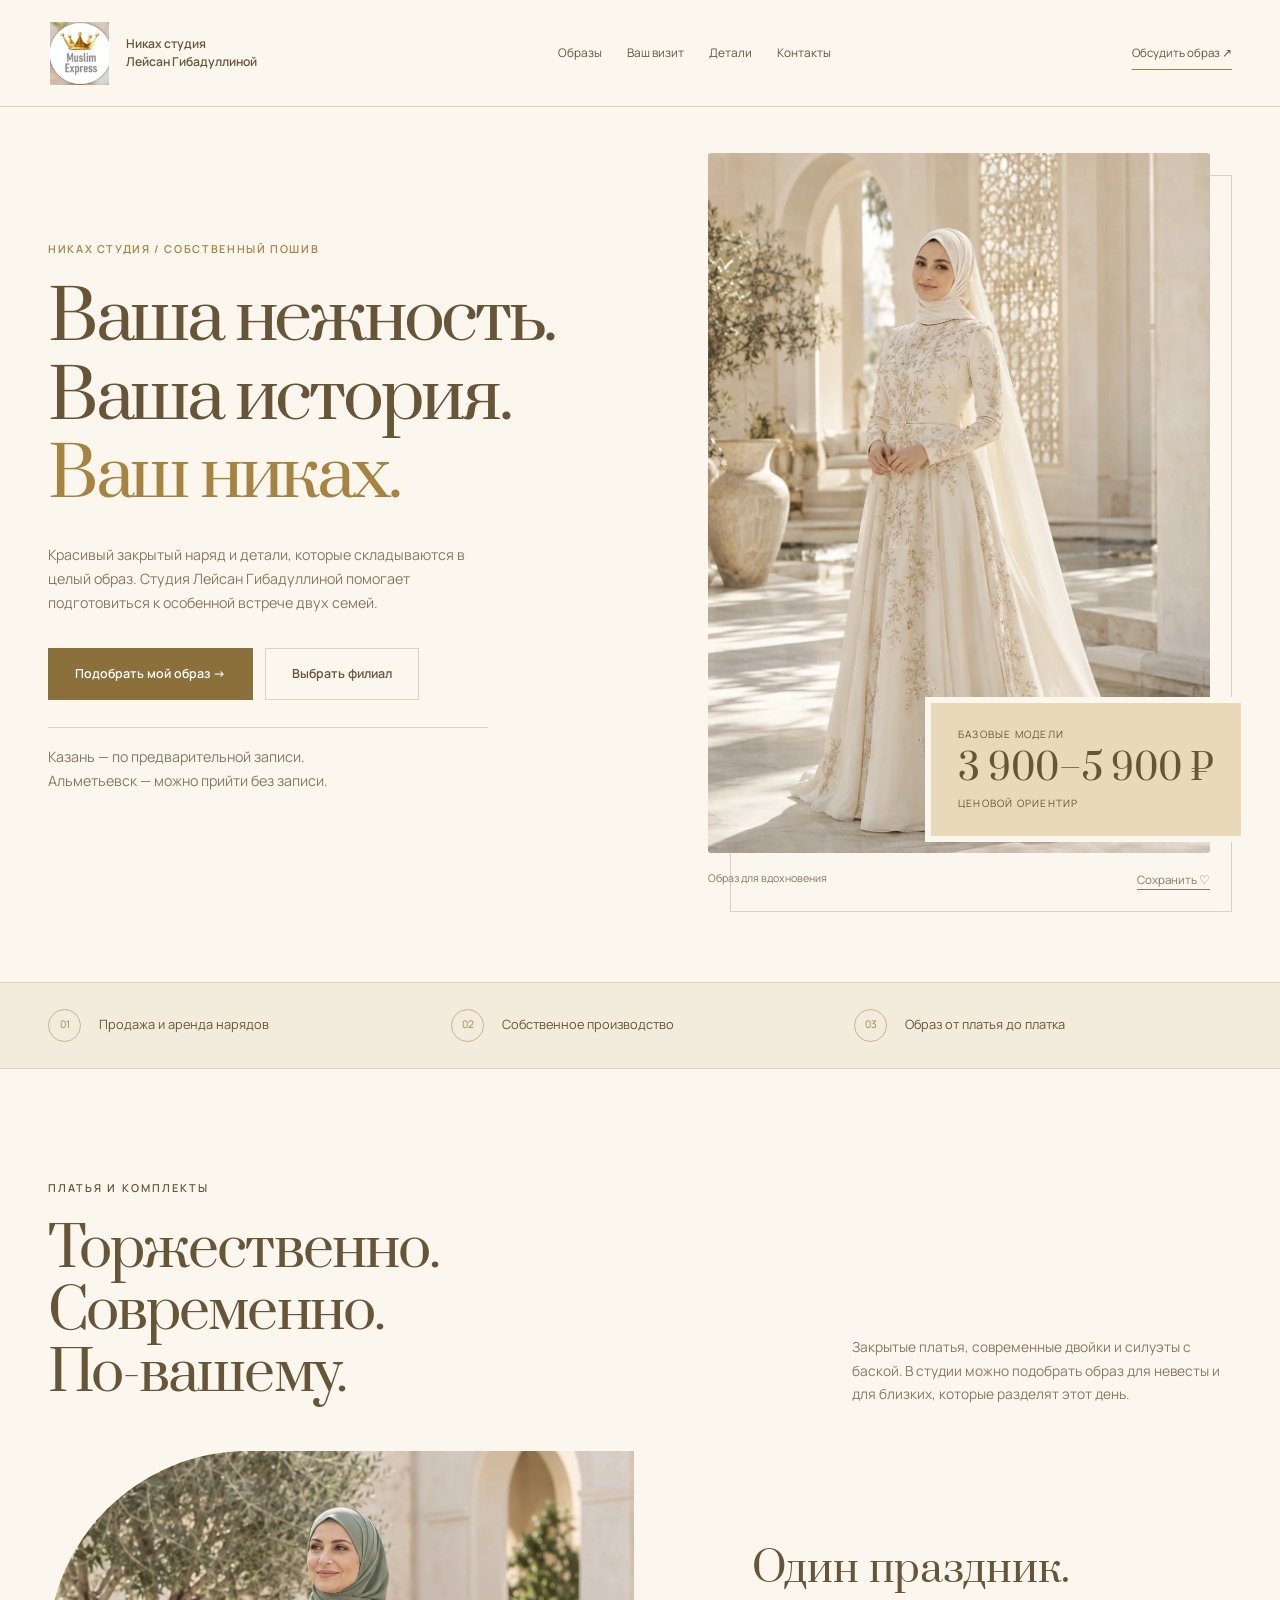
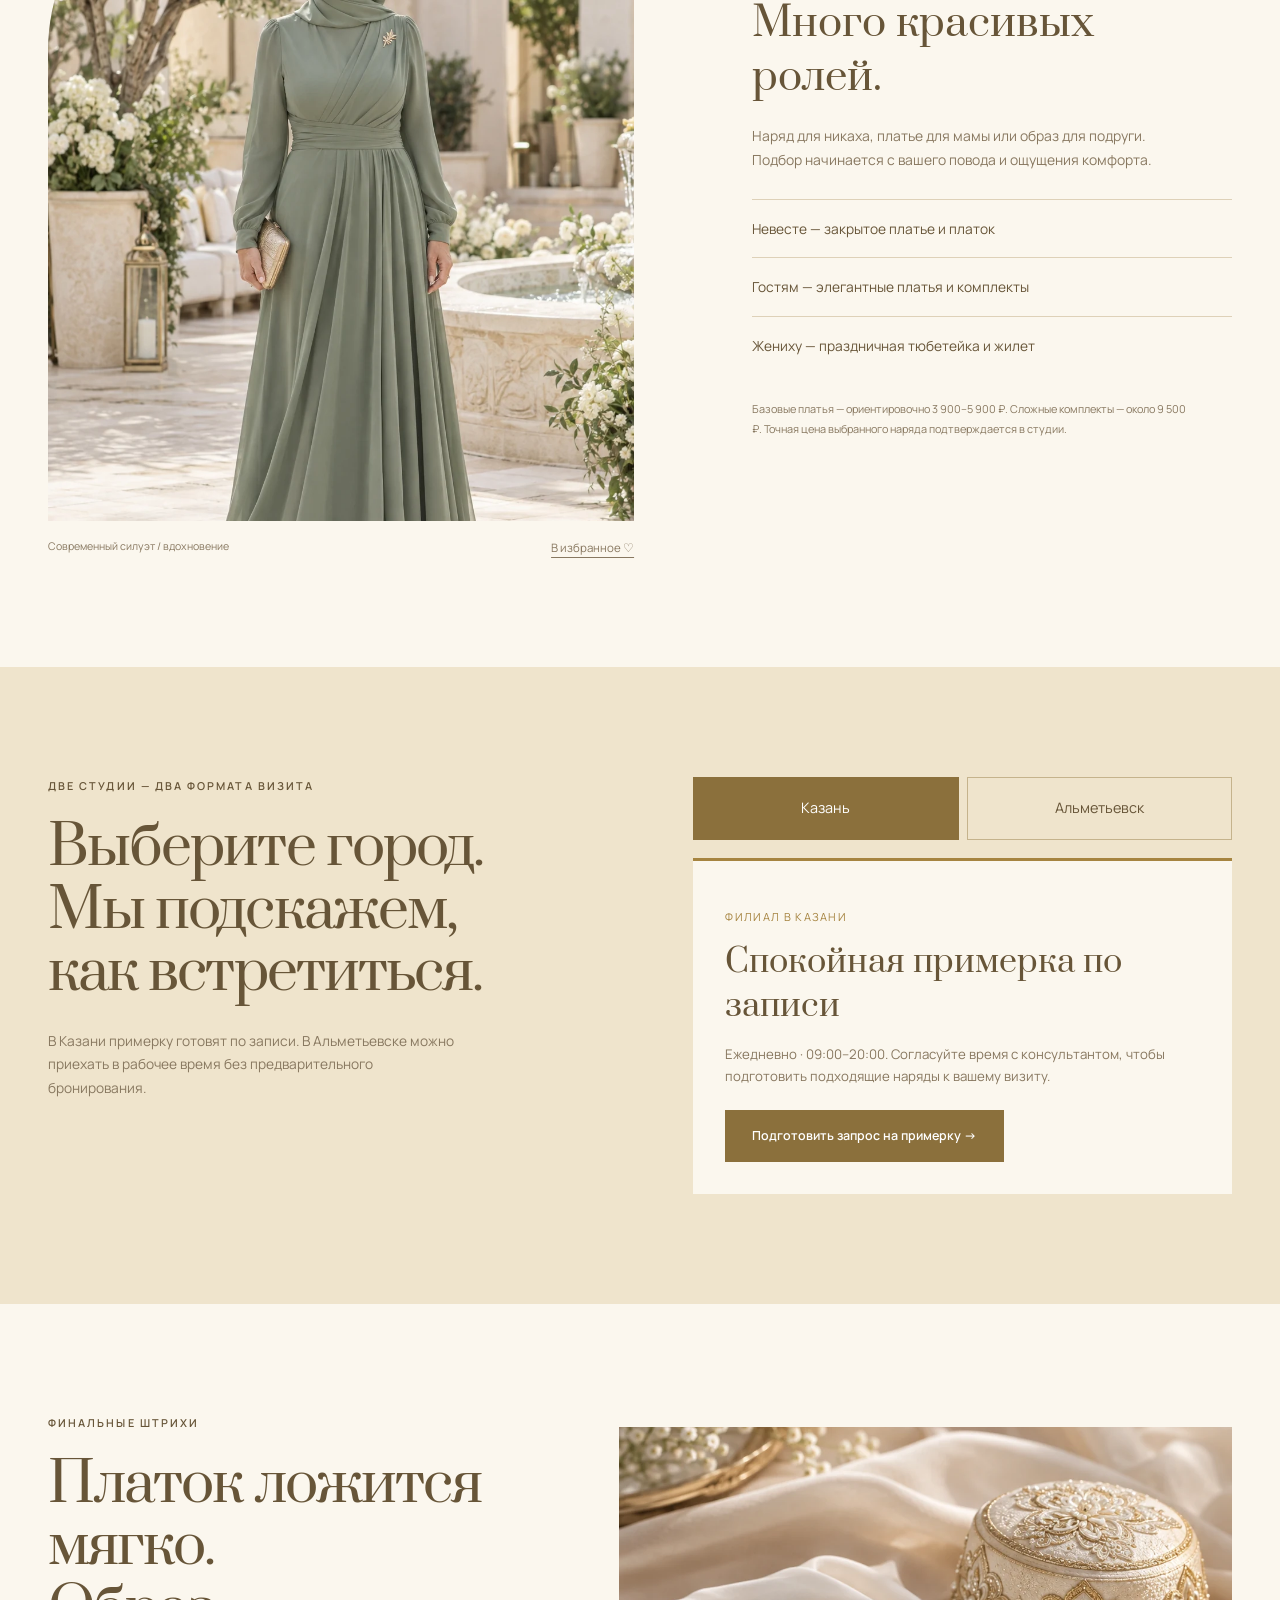
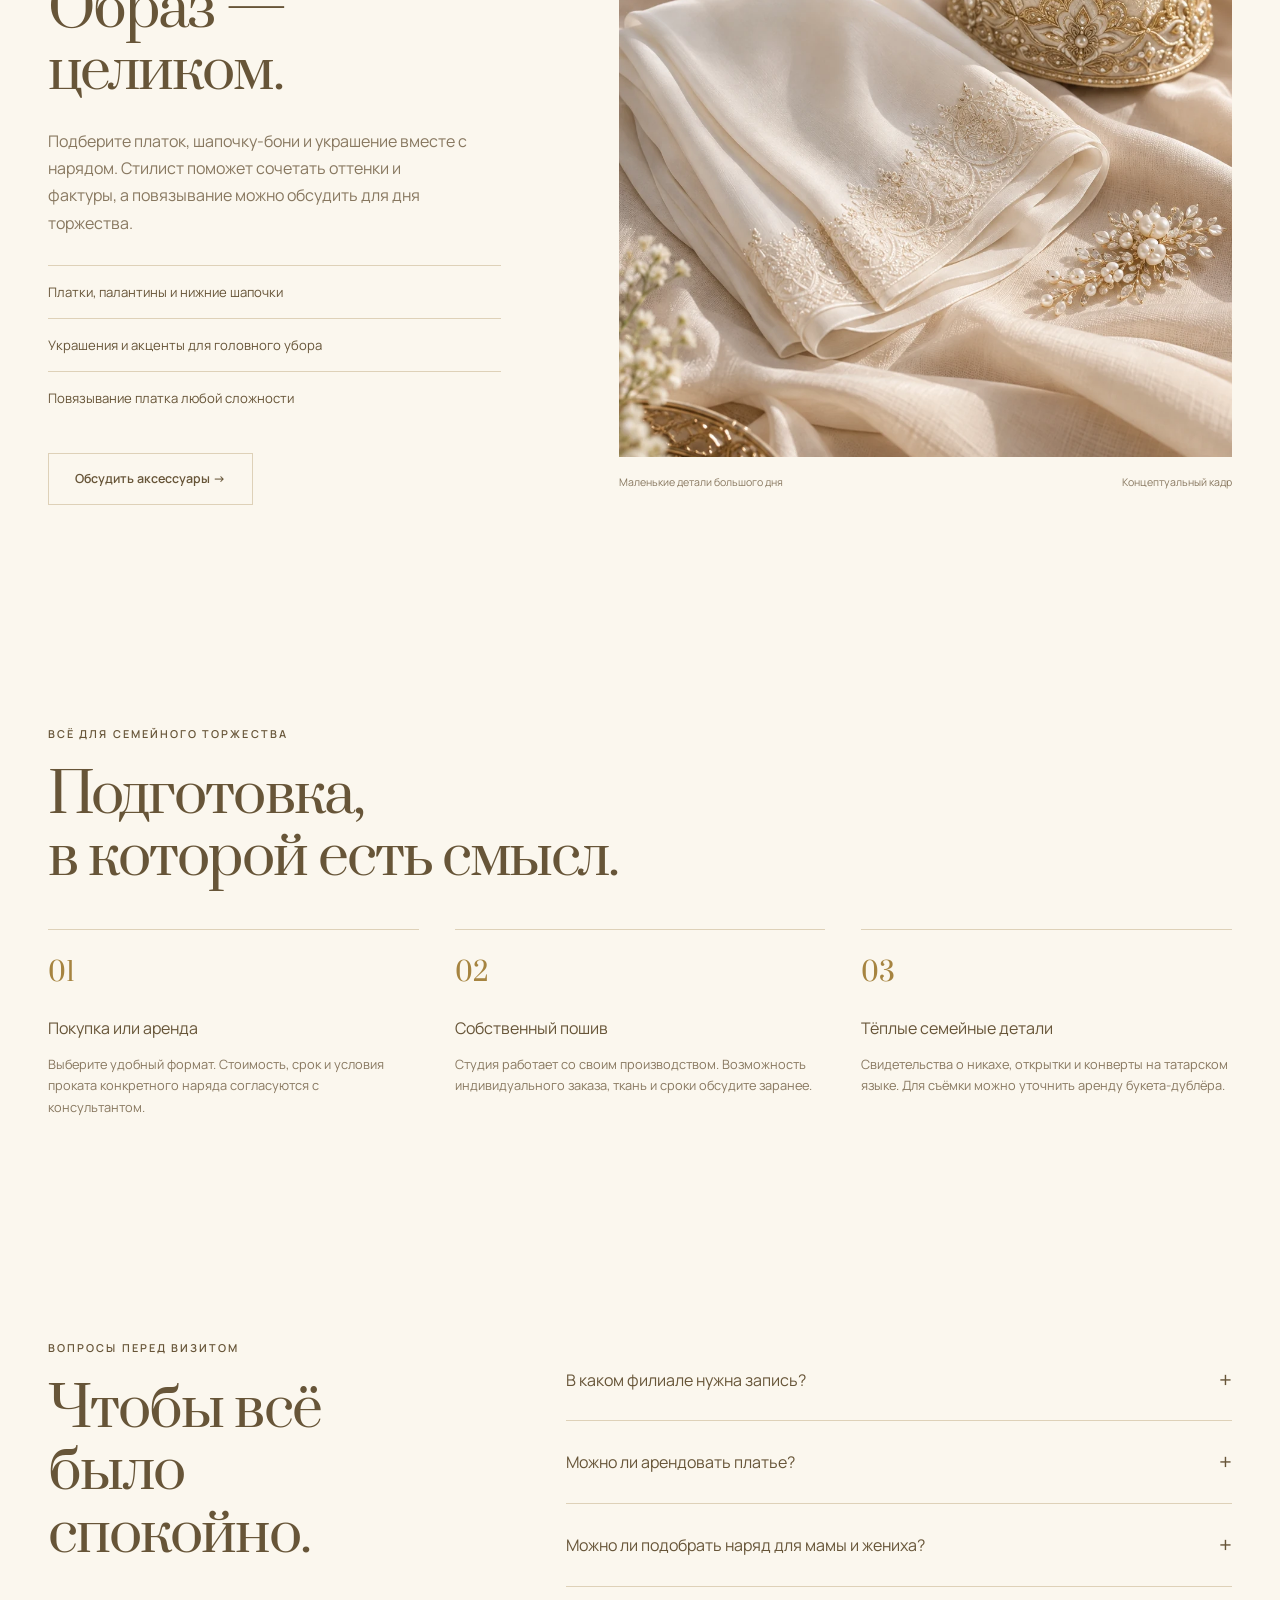
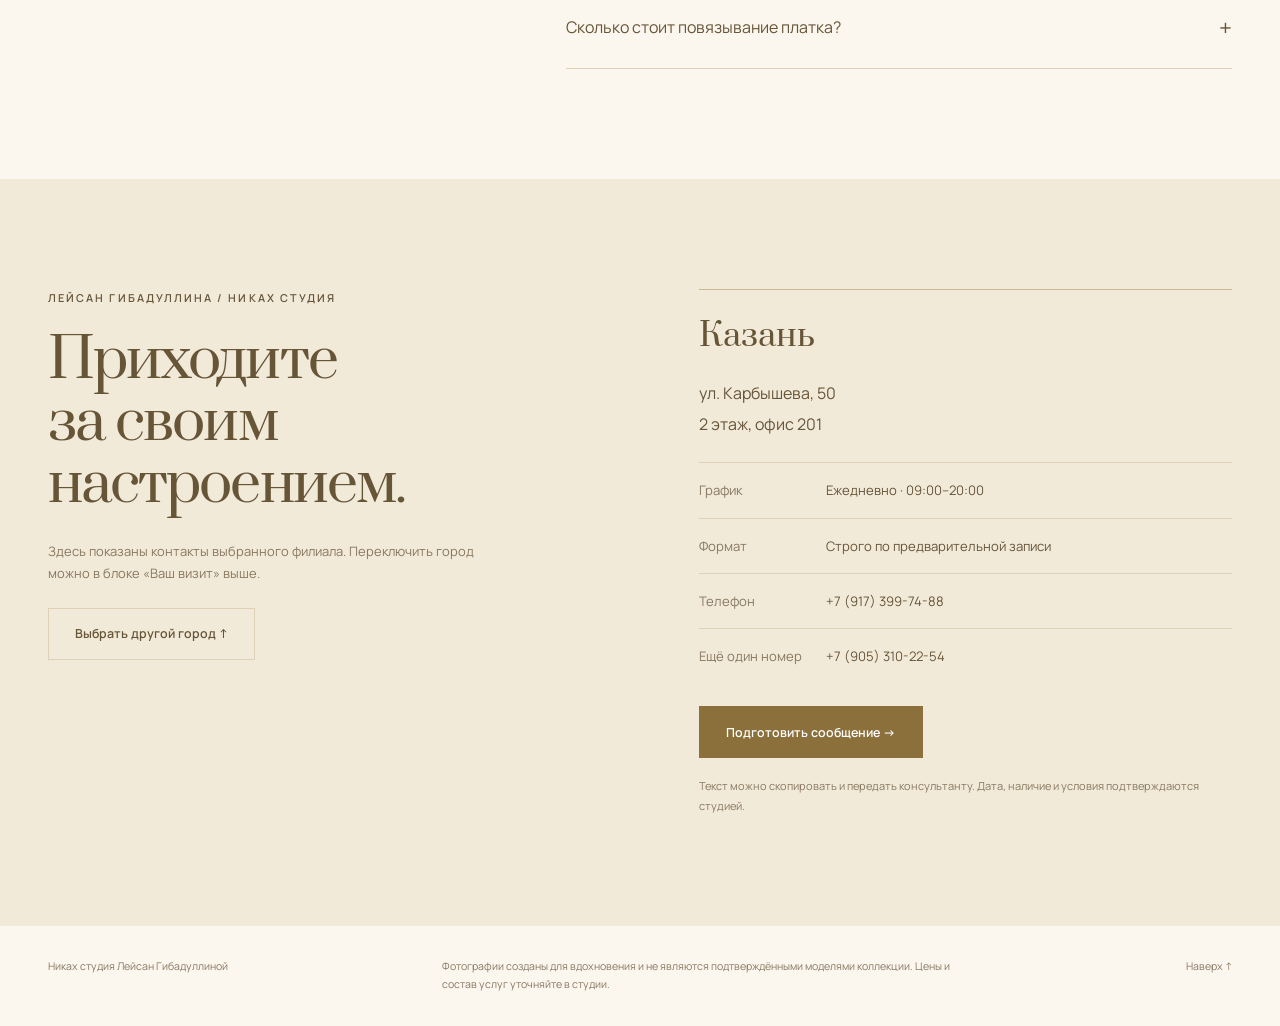
<file: leysan/index.html>
<!doctype html><html lang="ru"><head><meta charset="utf-8"><meta name="viewport" content="width=device-width,initial-scale=1"><title>Лейсан Гибадуллина — никах студия в Казани и Альметьевске</title><meta name="description" content="Платья для никаха, продажа и аренда, собственный пошив и подбор аксессуаров. Никах студия Лейсан Гибадуллиной в Казани и Альметьевске."><meta name="theme-color" content="#fbf7ee"><link rel="stylesheet" href="../shared/base.css"><style>
:root{--bg:#fbf7ee;--ink:#675538;--muted:#887860;--accent:#a68440;--line:#ded1b8}.header-inner{display:flex;align-items:center;justify-content:space-between;min-height:106px;gap:28px}.site-header{border-bottom:1px solid var(--line)}.brand{display:flex;align-items:center;gap:15px}.brand img{width:63px;height:63px;object-fit:contain}.brand span{font-size:.76rem;font-weight:600;line-height:1.5;max-width:170px}.header-action{padding:7px 0;border:0;border-bottom:1px solid var(--accent);background:none}.btn{background:#8b703c;border-color:#8b703c;color:#fff}.hero{padding:46px 0 70px}.hero-grid{display:grid;grid-template-columns:1.08fr 1fr;gap:8%;align-items:center}.hero-copy .eyebrow{letter-spacing:.15em;color:var(--accent)}.hero h1{font-size:clamp(3.2rem,5.3vw,6rem);line-height:1.16;letter-spacing:-.048em}.hero h1 span{color:var(--accent)}.hero-copy>p{color:var(--muted);max-width:440px;margin:27px 0 32px;font-size:.89rem}.hero-actions{display:flex;gap:12px;flex-wrap:wrap}.hero-visit{padding:17px 0 0;border-top:1px solid var(--line);margin-top:30px;font-size:.76rem;color:var(--muted);max-width:430px}.hero-photo{position:relative;padding:0 22px 22px 0}.hero-photo .gallery-trigger{height:700px;border-radius:3px}.hero-photo img{width:100%;height:100%;object-fit:cover;object-position:center 16%}.hero-photo:after{content:'';position:absolute;left:22px;right:0;top:22px;bottom:0;border:1px solid var(--line);z-index:-1}.photo-info{display:flex;justify-content:space-between;gap:15px;font-size:.66rem;color:var(--muted);margin-top:17px}.save{background:transparent;border:0;padding:0;font-size:.72rem;text-decoration:underline;text-underline-offset:5px}.hero-price{position:absolute;right:-15px;bottom:70px;padding:23px 27px;background:#e8d9b8;border:6px solid var(--bg);text-align:left}.hero-price span{display:block;font-size:.63rem;letter-spacing:.12em;text-transform:uppercase}.hero-price strong{display:block;font:400 2.2rem/1.5 var(--serif)}.features{border-block:1px solid var(--line);background:#f3ecdc;padding:26px 0}.feature-grid{display:grid;grid-template-columns:repeat(3,1fr);gap:25px}.feature-grid div{display:flex;align-items:center;gap:18px;font-size:.8rem}.feature-grid span{width:33px;height:33px;border:1px solid #c7b58d;border-radius:50%;display:flex;align-items:center;justify-content:center;color:var(--accent);font-size:.65rem;flex-shrink:0}.collection-top{display:flex;align-items:flex-end;justify-content:space-between;gap:55px;margin-bottom:45px}.collection-top p{max-width:380px;color:var(--muted);font-size:.86rem}.collection-layout{display:grid;grid-template-columns:1.1fr .9fr;gap:10%;align-items:center}.collection-photo .gallery-trigger{height:670px;border-radius:200px 0 0 0}.collection-photo img{width:100%;height:100%;object-fit:cover;object-position:center 16%}.collection-copy h3{font-family:var(--serif);font-size:2.5rem;max-width:450px}.collection-copy p{color:var(--muted);font-size:.87rem;margin:20px 0 27px;max-width:440px}.collection-copy ul{padding:0;list-style:none;margin:0}.collection-copy li{border-top:1px solid var(--line);padding:17px 0;font-size:.86rem}.collection-copy .fine{font-size:.68rem;margin-top:25px;line-height:1.8}.branch-section{background:#efe4cc}.branch-grid{display:grid;grid-template-columns:1fr 1fr;gap:9%;align-items:start}.branch-top p{max-width:420px;color:var(--muted);margin-top:25px;font-size:.86rem}.branch-tabs{display:grid;grid-template-columns:1fr 1fr;gap:8px}.branch-tabs button{border:1px solid #c5b38c;background:none;padding:18px 12px;font-size:.9rem}.branch-tabs button[aria-pressed=true]{background:#8b703c;color:white;border-color:#8b703c}.branch-result{background:var(--bg);padding:32px;margin-top:18px;border-top:3px solid var(--accent)}.branch-result .location-name{font-size:.69rem;letter-spacing:.12em;text-transform:uppercase;color:var(--accent);margin-bottom:15px}.branch-result h3{font-family:var(--serif);font-size:2rem}.branch-result p{font-size:.83rem;color:var(--muted);margin-top:15px}.branch-result .btn{margin-top:22px}.detail-grid{display:grid;grid-template-columns:.85fr 1.15fr;gap:10%;align-items:center}.detail-copy h2{max-width:570px}.detail-copy p{max-width:420px;color:var(--muted);margin-top:25px}.detail-list{margin:28px 0}.detail-list div{padding:15px 0;border-top:1px solid var(--line);font-size:.82rem}.detail-photo .gallery-trigger{height:630px}.detail-photo img{width:100%;height:100%;object-fit:cover}.service-head{max-width:800px;margin-bottom:40px}.service-grid{display:grid;grid-template-columns:repeat(3,1fr);gap:36px}.service-grid article{padding-top:22px;border-top:1px solid var(--line)}.service-grid span{display:block;font-family:var(--serif);font-size:1.6rem;color:var(--accent);margin-bottom:22px}.service-grid h3{font-size:1rem}.service-grid p{font-size:.8rem;color:var(--muted);margin-top:14px;max-width:370px}.faq-grid{display:grid;grid-template-columns:.75fr 1.25fr;gap:10%}.contact{background:#f2ead9}.contact-grid{display:grid;grid-template-columns:1fr 1fr;gap:10%}.contact-intro p{color:var(--muted);font-size:.81rem;margin-top:24px;max-width:450px}.contact-card{border-top:1px solid #cbb991;padding-top:25px}.contact-card h3{font-family:var(--serif);font-size:2rem}.contact-card address{font-style:normal;font-size:1rem;line-height:1.9;margin:20px 0 23px}.contact-row{display:grid;grid-template-columns:110px 1fr;gap:17px;font-size:.82rem;border-top:1px solid var(--line);padding:16px 0}.contact-row>span{color:var(--muted)}.contact-card .btn{margin-top:23px}.fine{font-size:.69rem;color:var(--muted);line-height:1.8}.contact-card .fine{margin-top:18px}.footer{padding:32px 0;font-size:.66rem;color:var(--muted)}.footer-grid{display:flex;justify-content:space-between;gap:30px}.footer-grid p{max-width:530px}
@media(max-width:1100px){.hero-grid{gap:5%}.hero h1{font-size:4.55rem}.hero-photo .gallery-trigger{height:610px}.nav-links{gap:16px}.brand span{max-width:145px;font-size:.7rem}.brand img{width:54px;height:54px}.collection-photo .gallery-trigger{height:590px}.collection-layout{gap:8%}.detail-photo .gallery-trigger{height:570px}.branch-result{padding:27px}.hero-price{right:-6px}.service-grid{gap:25px}}
@media(max-width:800px){.header-inner{min-height:86px}.brand img{width:49px;height:49px}.brand span{max-width:180px;font-size:.72rem}.hero{padding:32px 0 50px}.hero-grid,.collection-layout,.branch-grid,.detail-grid,.faq-grid,.contact-grid{grid-template-columns:1fr;gap:36px}.hero h1{font-size:clamp(2.9rem,8.7vw,5.5rem);max-width:720px}.hero-copy>p{max-width:550px;margin:23px 0}.hero-photo{max-width:590px;margin:auto;width:100%}.hero-photo .gallery-trigger{height:740px}.hero-price{right:-2px;bottom:95px}.feature-grid{gap:19px;font-size:.74rem}.feature-grid div{gap:10px;font-size:.72rem}.collection-top{display:block;margin-bottom:30px}.collection-top p{max-width:600px;margin-top:24px}.collection-copy{grid-row:1}.collection-photo{max-width:610px;margin:auto;width:100%}.collection-photo .gallery-trigger{height:710px}.detail-photo{max-width:580px;width:100%;margin:auto}.detail-photo .gallery-trigger{height:660px}.detail-copy p{max-width:600px}.service-grid{gap:25px}.service-head{margin-bottom:30px}.footer-grid{flex-direction:column;gap:13px}.contact-intro p{max-width:600px}}
@media(max-width:520px){.hero h1{font-size:3rem}.hero-photo .gallery-trigger{height:515px}.hero-price{bottom:85px;padding:17px 20px}.hero-price strong{font-size:1.8rem}.hero-actions .btn,.hero-actions .btn-outline{flex:1}.feature-grid{grid-template-columns:1fr;gap:16px}.feature-grid div{font-size:.82rem}.collection-photo .gallery-trigger{height:500px;border-radius:120px 0 0 0}.photo-info{flex-direction:column;gap:7px}.collection-copy h3{font-size:2rem}.branch-result{padding:25px 22px}.branch-result h3{font-size:1.7rem}.detail-photo .gallery-trigger{height:450px}.service-grid{grid-template-columns:1fr;gap:30px}.service-grid article{display:grid;grid-template-columns:38px 1fr;gap:13px}.service-grid span{grid-row:1/3;margin:0}.service-grid p{margin:0;max-width:none}.contact-row{grid-template-columns:1fr;gap:6px}.contact-card h3{font-size:1.8rem}.branch-tabs button{font-size:.81rem;padding:16px 10px}.contact-card address{font-size:.92rem}}
.hero-grid>*,.feature-grid>*,.collection-layout>*,.branch-grid>*,.branch-tabs>*,.detail-grid>*,.service-grid>*,.faq-grid>*,.contact-grid>*,.contact-row>*{min-width:0}h1,h2,h3,p,button,a{overflow-wrap:anywhere}.hero-actions>*{min-width:0;max-width:100%}.btn,.btn-outline{max-width:100%}.branch-tabs{grid-template-columns:repeat(2,minmax(0,1fr))}@media(max-width:800px){.hero-grid,.collection-layout,.branch-grid,.detail-grid,.faq-grid,.contact-grid{grid-template-columns:minmax(0,1fr)}}
</style><script defer src="../shared/site.js"></script></head><body data-brand="Лейсан Гибадуллина" data-name="Лейсан Гибадуллина" data-phone="+79173997488" data-visit-mode="appointment" data-dialog-title="Ваш образ для никаха"><a class="skip-link" href="#main">Перейти к содержанию</a><header class="site-header"><div class="container header-inner"><a class="brand" href="#main" aria-label="Никах студия Лейсан Гибадуллиной — главная"><img src="../assets/leysan-logo.svg" alt="Muslim Express"><span>Никах студия<br>Лейсан Гибадуллиной</span></a><nav class="nav-links" data-mobile-nav id="main-nav" aria-label="Основная навигация"><a href="#collection">Образы</a><a href="#visit">Ваш визит</a><a href="#details">Детали</a><a href="#contacts">Контакты</a></nav><button class="header-action" id="leysan-header-action" data-book data-topic="Хочу подобрать образ для никаха в Казани">Обсудить образ ↗</button><button data-menu-toggle aria-controls="main-nav" aria-expanded="false" aria-label="Открыть меню">☰</button></div></header><main id="main">
<section class="hero"><div class="container hero-grid"><div class="hero-copy"><span class="eyebrow">Никах студия / собственный пошив</span><h1>Ваша нежность.<br>Ваша история.<br><span>Ваш никах.</span></h1><p>Красивый закрытый наряд и детали, которые складываются в целый образ. Студия Лейсан Гибадуллиной помогает подготовиться к особенной встрече двух семей.</p><div class="hero-actions"><button class="btn" id="leysan-hero-action" data-book data-topic="Хочу подобрать образ для никаха в Казани">Подобрать мой образ →</button><a class="btn-outline" href="#visit">Выбрать филиал</a></div><p class="hero-visit" id="leysan-hero-visit">Казань — по предварительной записи.<br>Альметьевск — можно прийти без записи.</p></div><div class="hero-photo"><button class="gallery-trigger" data-lightbox="../assets/leysan-hero.webp" data-caption="Нежный закрытый образ для никаха — концептуальная фотография для вдохновения." aria-label="Рассмотреть образ для никаха"><img src="../assets/leysan-hero.webp" alt="Невеста в закрытом платье и нежном платке" width="1024" height="1536" fetchpriority="high"></button><div class="hero-price"><span>Базовые модели</span><strong>3 900–5 900 ₽</strong><span>Ценовой ориентир</span></div><div class="photo-info"><span>Образ для вдохновения</span><button class="save" data-wishlist="Нежный образ для никаха">Сохранить ♡</button></div></div></div></section>
<section class="features" aria-label="Направления студии"><div class="container feature-grid"><div><span>01</span>Продажа и аренда нарядов</div><div><span>02</span>Собственное производство</div><div><span>03</span>Образ от платья до платка</div></div></section>
<section class="section" id="collection"><div class="container"><div class="collection-top reveal"><div><span class="eyebrow">Платья и комплекты</span><h2>Торжественно.<br>Современно.<br>По-вашему.</h2></div><p>Закрытые платья, современные двойки и силуэты с баской. В студии можно подобрать образ для невесты и для близких, которые разделят этот день.</p></div><div class="collection-layout"><div class="collection-photo reveal"><button class="gallery-trigger" data-lightbox="../assets/leysan-look.webp" data-caption="Современный закрытый праздничный силуэт — визуальное вдохновение, не модель из каталога." aria-label="Открыть второй праздничный силуэт"><img src="../assets/leysan-look.webp" alt="Современный закрытый праздничный наряд" width="1024" height="1536" loading="lazy"></button><div class="photo-info"><span>Современный силуэт / вдохновение</span><button class="save" data-wishlist="Современный закрытый праздничный силуэт">В избранное ♡</button></div></div><div class="collection-copy reveal"><h3>Один праздник.<br>Много красивых<br>ролей.</h3><p>Наряд для никаха, платье для мамы или образ для подруги. Подбор начинается с вашего повода и ощущения комфорта.</p><ul><li>Невесте — закрытое платье и платок</li><li>Гостям — элегантные платья и комплекты</li><li>Жениху — праздничная тюбетейка и жилет</li></ul><p class="fine">Базовые платья — ориентировочно 3 900–5 900 ₽. Сложные комплекты — около 9 500 ₽. Точная цена выбранного наряда подтверждается в студии.</p></div></div></div></section>
<section class="section branch-section" id="visit"><div class="container branch-grid"><div class="branch-top reveal"><span class="eyebrow">Две студии — два формата визита</span><h2>Выберите город.<br>Мы подскажем,<br>как встретиться.</h2><p>В Казани примерку готовят по записи. В Альметьевске можно приехать в рабочее время без предварительного бронирования.</p></div><div class="reveal"><div class="branch-tabs" role="group" aria-label="Выбор филиала"><button id="leysan-kazan" data-leysan-city="kazan" aria-pressed="true">Казань</button><button id="leysan-almetyevsk" data-leysan-city="almetyevsk" aria-pressed="false">Альметьевск</button></div><div class="branch-result" aria-live="polite"><p class="location-name" id="leysan-branch-label">Филиал в Казани</p><h3 id="leysan-branch-title">Спокойная примерка по записи</h3><p id="leysan-branch-copy">Ежедневно · 09:00–20:00. Согласуйте время с консультантом, чтобы подготовить подходящие наряды к вашему визиту.</p><button class="btn" id="leysan-branch-action" data-book data-topic="Хочу записаться на примерку в никах студию Лейсан Гибадуллиной в Казани">Подготовить запрос на примерку →</button></div></div></div></section>
<section class="section" id="details"><div class="container detail-grid"><div class="detail-copy reveal"><span class="eyebrow">Финальные штрихи</span><h2>Платок ложится<br>мягко.<br>Образ — целиком.</h2><p>Подберите платок, шапочку-бони и украшение вместе с нарядом. Стилист поможет сочетать оттенки и фактуры, а повязывание можно обсудить для дня торжества.</p><div class="detail-list"><div>Платки, палантины и нижние шапочки</div><div>Украшения и акценты для головного убора</div><div>Повязывание платка любой сложности</div></div><button class="btn-outline" data-book data-topic="Хочу подобрать платок и уточнить стоимость повязывания в день никаха">Обсудить аксессуары →</button></div><div class="detail-photo reveal"><button class="gallery-trigger" data-lightbox="../assets/leysan-detail.webp" data-caption="Платок, ткани и аксессуары — предметная фотография для вдохновения." aria-label="Рассмотреть праздничные аксессуары"><img src="../assets/leysan-detail.webp" alt="Светлые платки, ткани и праздничные аксессуары" width="1024" height="1536" loading="lazy"></button><div class="photo-info"><span>Маленькие детали большого дня</span><span>Концептуальный кадр</span></div></div></div></section>
<section class="section"><div class="container"><div class="service-head reveal"><span class="eyebrow">Всё для семейного торжества</span><h2>Подготовка,<br>в которой есть смысл.</h2></div><div class="service-grid"><article class="reveal"><span>01</span><h3>Покупка или аренда</h3><p>Выберите удобный формат. Стоимость, срок и условия проката конкретного наряда согласуются с консультантом.</p></article><article class="reveal"><span>02</span><h3>Собственный пошив</h3><p>Студия работает со своим производством. Возможность индивидуального заказа, ткань и сроки обсудите заранее.</p></article><article class="reveal"><span>03</span><h3>Тёплые семейные детали</h3><p>Свидетельства о никахе, открытки и конверты на татарском языке. Для съёмки можно уточнить аренду букета-дублёра.</p></article></div></div></section>
<section class="section"><div class="container faq-grid"><div><span class="eyebrow">Вопросы перед визитом</span><h2>Чтобы всё<br>было спокойно.</h2></div><div><details><summary>В каком филиале нужна запись?</summary><p>В Казани — строго по предварительной записи. В Альметьевске запись не требуется: можно прийти в рабочее время с 09:00 до 19:00.</p></details><details><summary>Можно ли арендовать платье?</summary><p>Да, в студии есть продажа и прокат. Доступность выбранного наряда, срок и стоимость аренды уточняются индивидуально.</p></details><details><summary>Можно ли подобрать наряд для мамы и жениха?</summary><p>В ассортименте есть закрытые праздничные платья для гостей, а для женихов — тюбетейки и национальные жилеты. Размеры и доступные варианты уточняйте перед визитом.</p></details><details><summary>Сколько стоит повязывание платка?</summary><p>Стоимость зависит от выбранного варианта и обсуждается при обращении. Уточните возможность услуги на нужную дату.</p></details></div></div></section>
<section class="section contact" id="contacts"><div class="container contact-grid"><div class="contact-intro"><span class="eyebrow">Лейсан Гибадуллина / никах студия</span><h2>Приходите<br>за своим<br>настроением.</h2><p>Здесь показаны контакты выбранного филиала. Переключить город можно в блоке «Ваш визит» выше.</p><a class="btn-outline" href="#visit" style="margin-top:24px">Выбрать другой город ↑</a></div><div class="contact-card" aria-live="polite"><h3 id="leysan-contact-city">Казань</h3><address id="leysan-address">ул. Карбышева, 50<br>2 этаж, офис 201</address><div class="contact-row"><span>График</span><p id="leysan-hours">Ежедневно · 09:00–20:00</p></div><div class="contact-row"><span>Формат</span><p id="leysan-visit-mode">Строго по предварительной записи</p></div><div class="contact-row"><span>Телефон</span><a href="tel:+79173997488">+7 (917) 399-74-88</a></div><div class="contact-row"><span>Ещё один номер</span><a href="tel:+79053102254">+7 (905) 310-22-54</a></div><button class="btn" id="leysan-contact-action" data-book data-topic="Хочу обсудить визит в никах студию Лейсан Гибадуллиной в Казани">Подготовить сообщение →</button><p class="fine">Текст можно скопировать и передать консультанту. Дата, наличие и условия подтверждаются студией.</p></div></div></section>
</main><footer class="footer"><div class="container footer-grid"><span>Никах студия Лейсан Гибадуллиной</span><p>Фотографии созданы для вдохновения и не являются подтверждёнными моделями коллекции. Цены и состав услуг уточняйте в студии.</p><a href="#main">Наверх ↑</a></div></footer><script>
(()=>{const places={kazan:{label:'Казань',where:'Казани',hours:'Ежедневно · 09:00–20:00',address:'ул. Карбышева, 50<br>2 этаж, офис 201',mode:'appointment',title:'Спокойная примерка по записи',copy:'Ежедневно · 09:00–20:00. Согласуйте время с консультантом, чтобы подготовить подходящие наряды к вашему визиту.',visit:'Строго по предварительной записи',action:'Подготовить запрос на примерку →'},almetyevsk:{label:'Альметьевск',where:'Альметьевске',hours:'Ежедневно · 09:00–19:00',address:'ул. Рината Галеева, 3<br>ТЦ «Алсу», 2 этаж, павильон 222',mode:'walkin',title:'Приходите без предварительной записи',copy:'Ежедневно · 09:00–19:00. Можно приехать в рабочее время. Заранее удобно уточнить наличие и детали образа.',visit:'Без предварительной записи',action:'Обсудить образ перед визитом →'}};document.querySelectorAll('[data-leysan-city]').forEach(b=>b.addEventListener('click',()=>{const p=places[b.dataset.leysanCity];document.querySelectorAll('[data-leysan-city]').forEach(x=>x.setAttribute('aria-pressed',String(x===b)));document.body.dataset.visitMode=p.mode;document.querySelector('#leysan-branch-label').textContent='Филиал · '+p.label;document.querySelector('#leysan-branch-title').textContent=p.title;document.querySelector('#leysan-branch-copy').textContent=p.copy;document.querySelector('#leysan-branch-action').textContent=p.action;document.querySelector('#leysan-contact-city').textContent=p.label;document.querySelector('#leysan-address').innerHTML=p.address;document.querySelector('#leysan-hours').textContent=p.hours;document.querySelector('#leysan-visit-mode').textContent=p.visit;document.querySelector('#leysan-hero-visit').textContent=p.label+' · '+p.visit.toLowerCase()+' · '+p.hours;['#leysan-branch-action','#leysan-contact-action','#leysan-header-action','#leysan-hero-action'].forEach(id=>document.querySelector(id).dataset.topic=(p.mode==='walkin'?'Хочу уточнить наличие нарядов и детали визита':'Хочу записаться на примерку')+' в никах студию Лейсан Гибадуллиной в '+p.where);}));})();
</script></body></html>
</file>
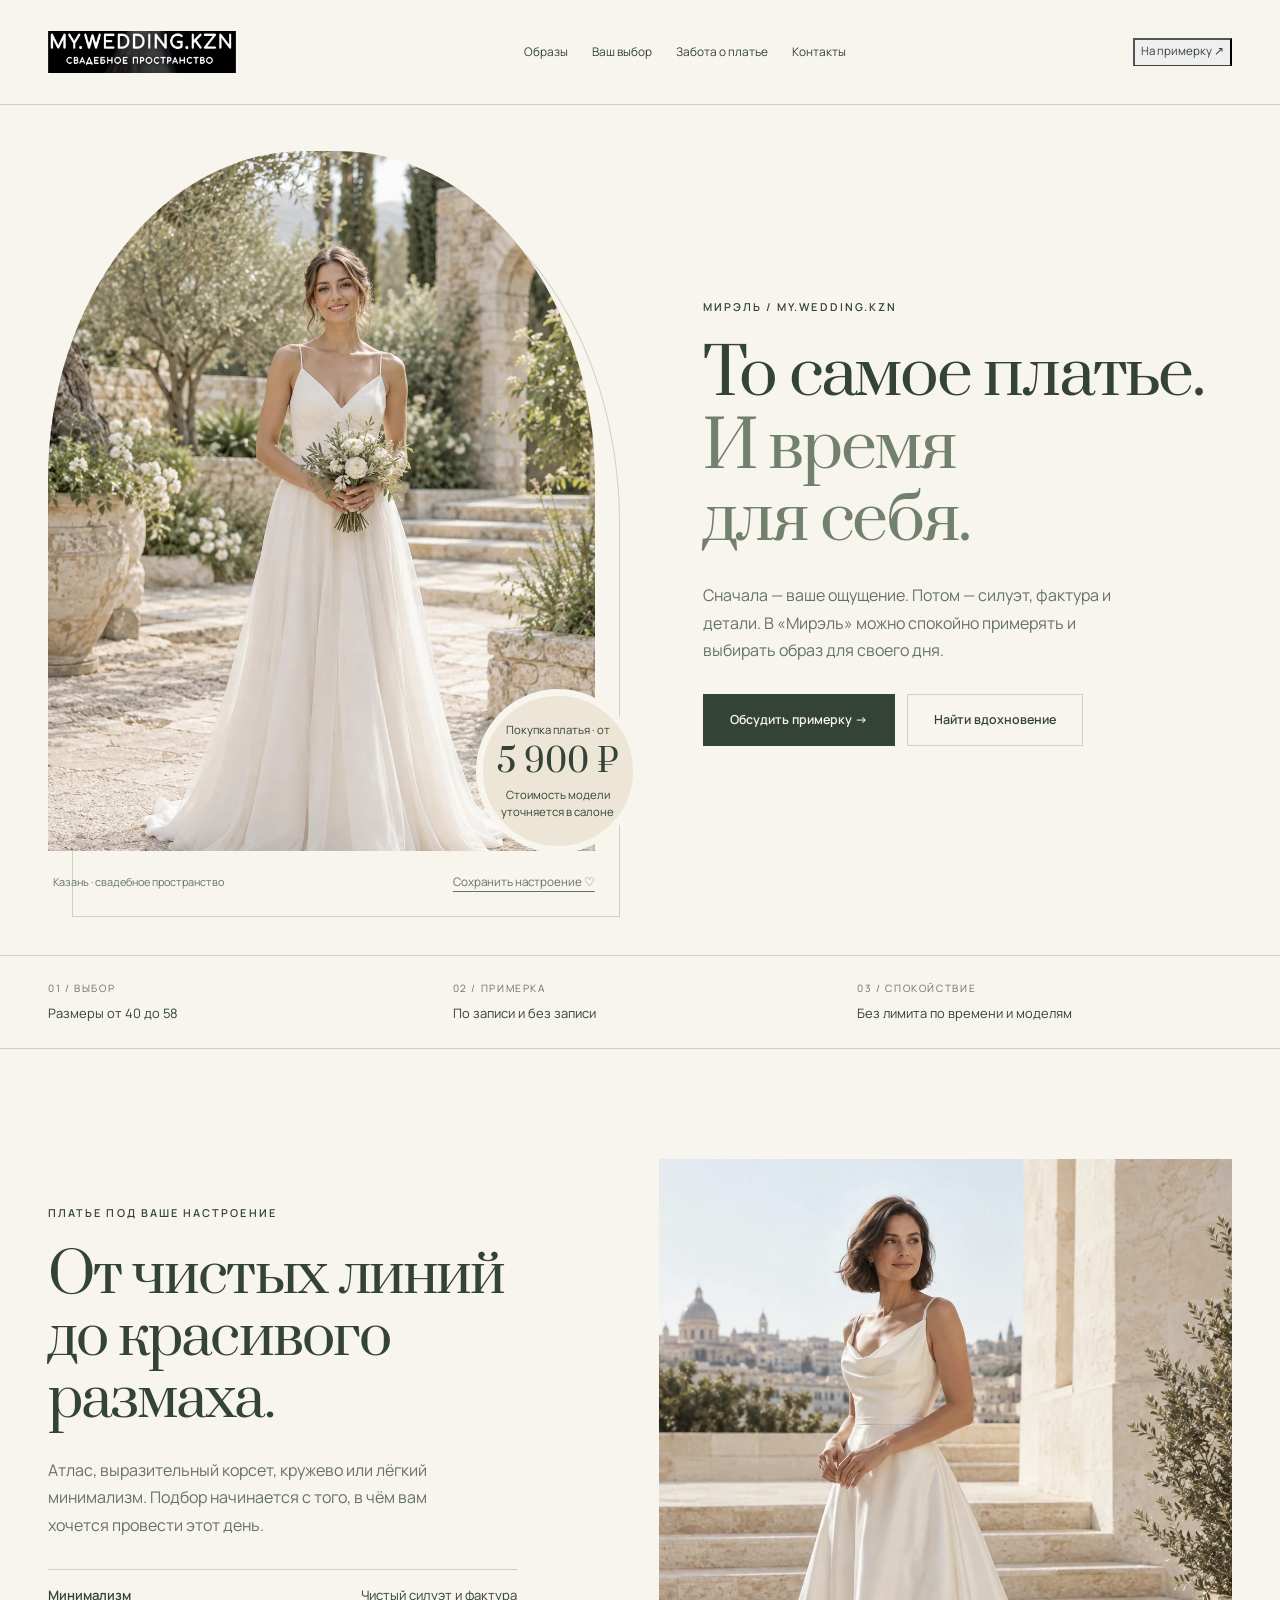
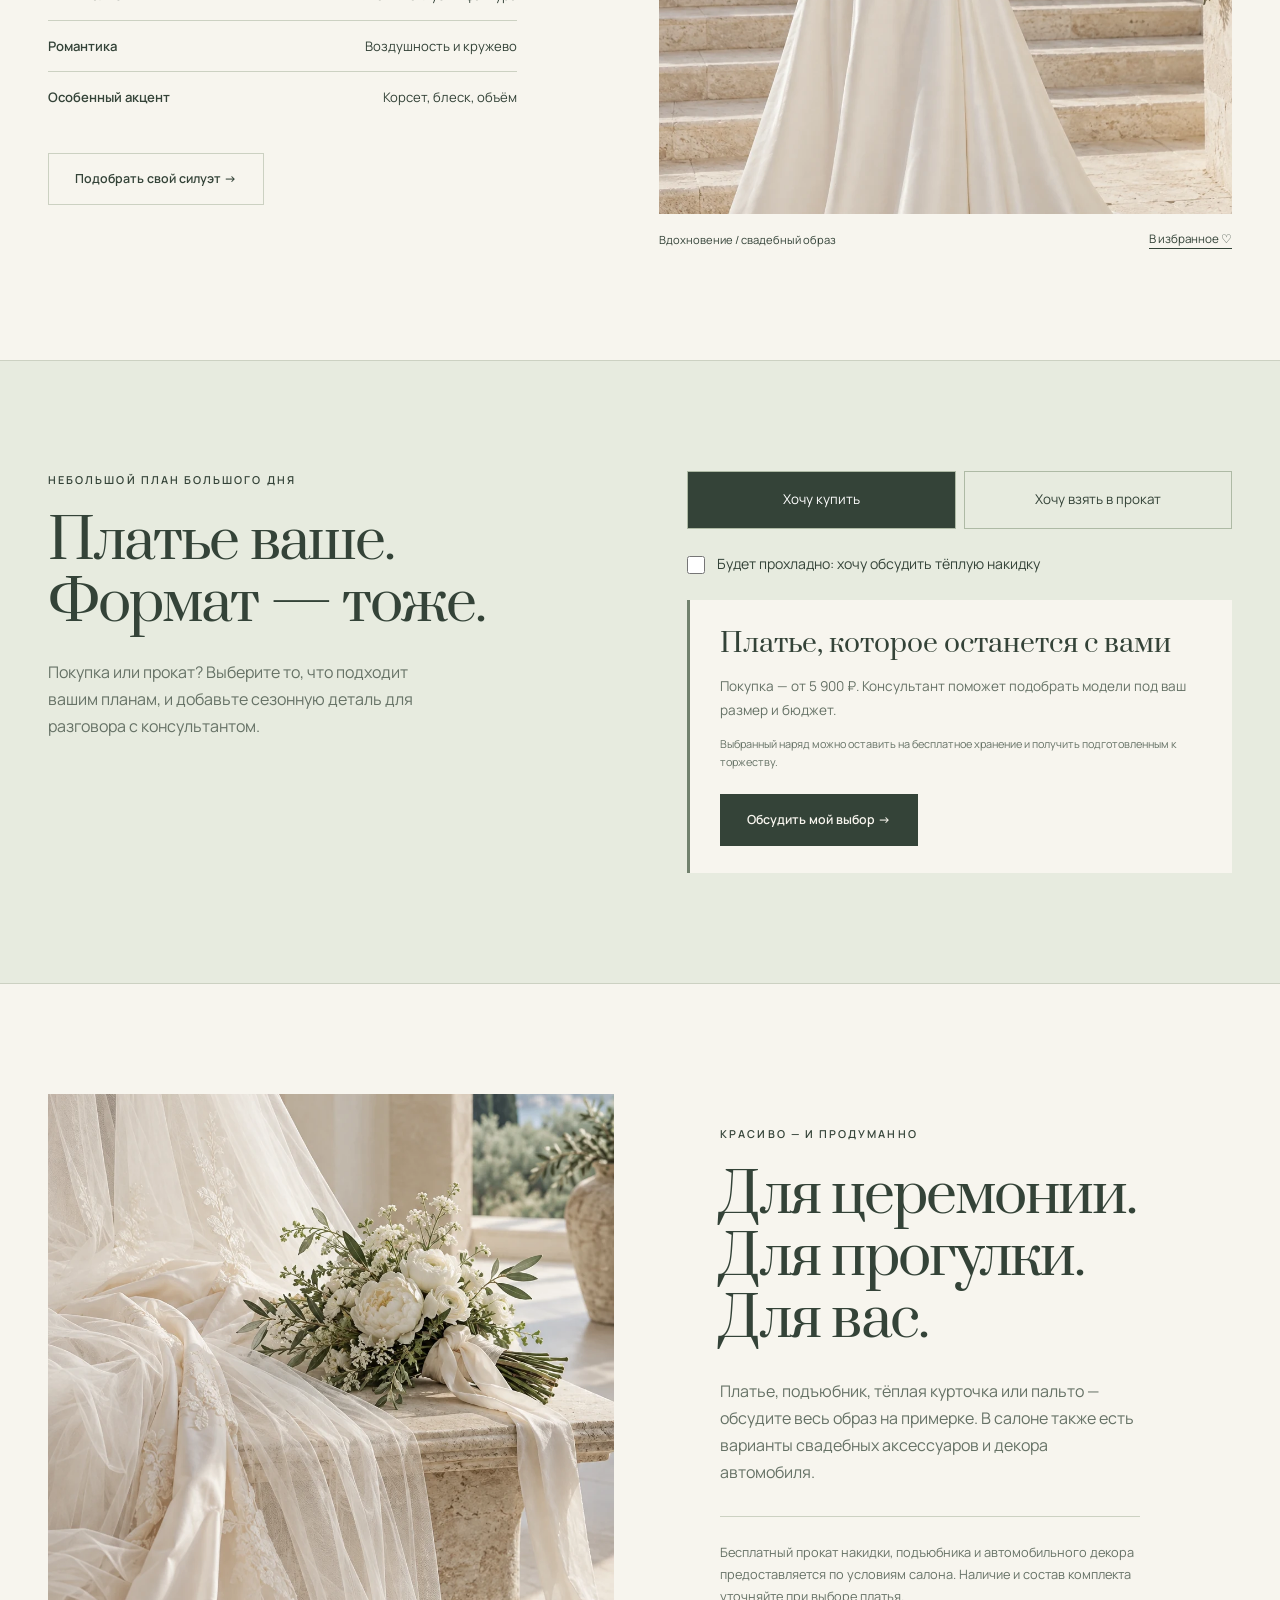
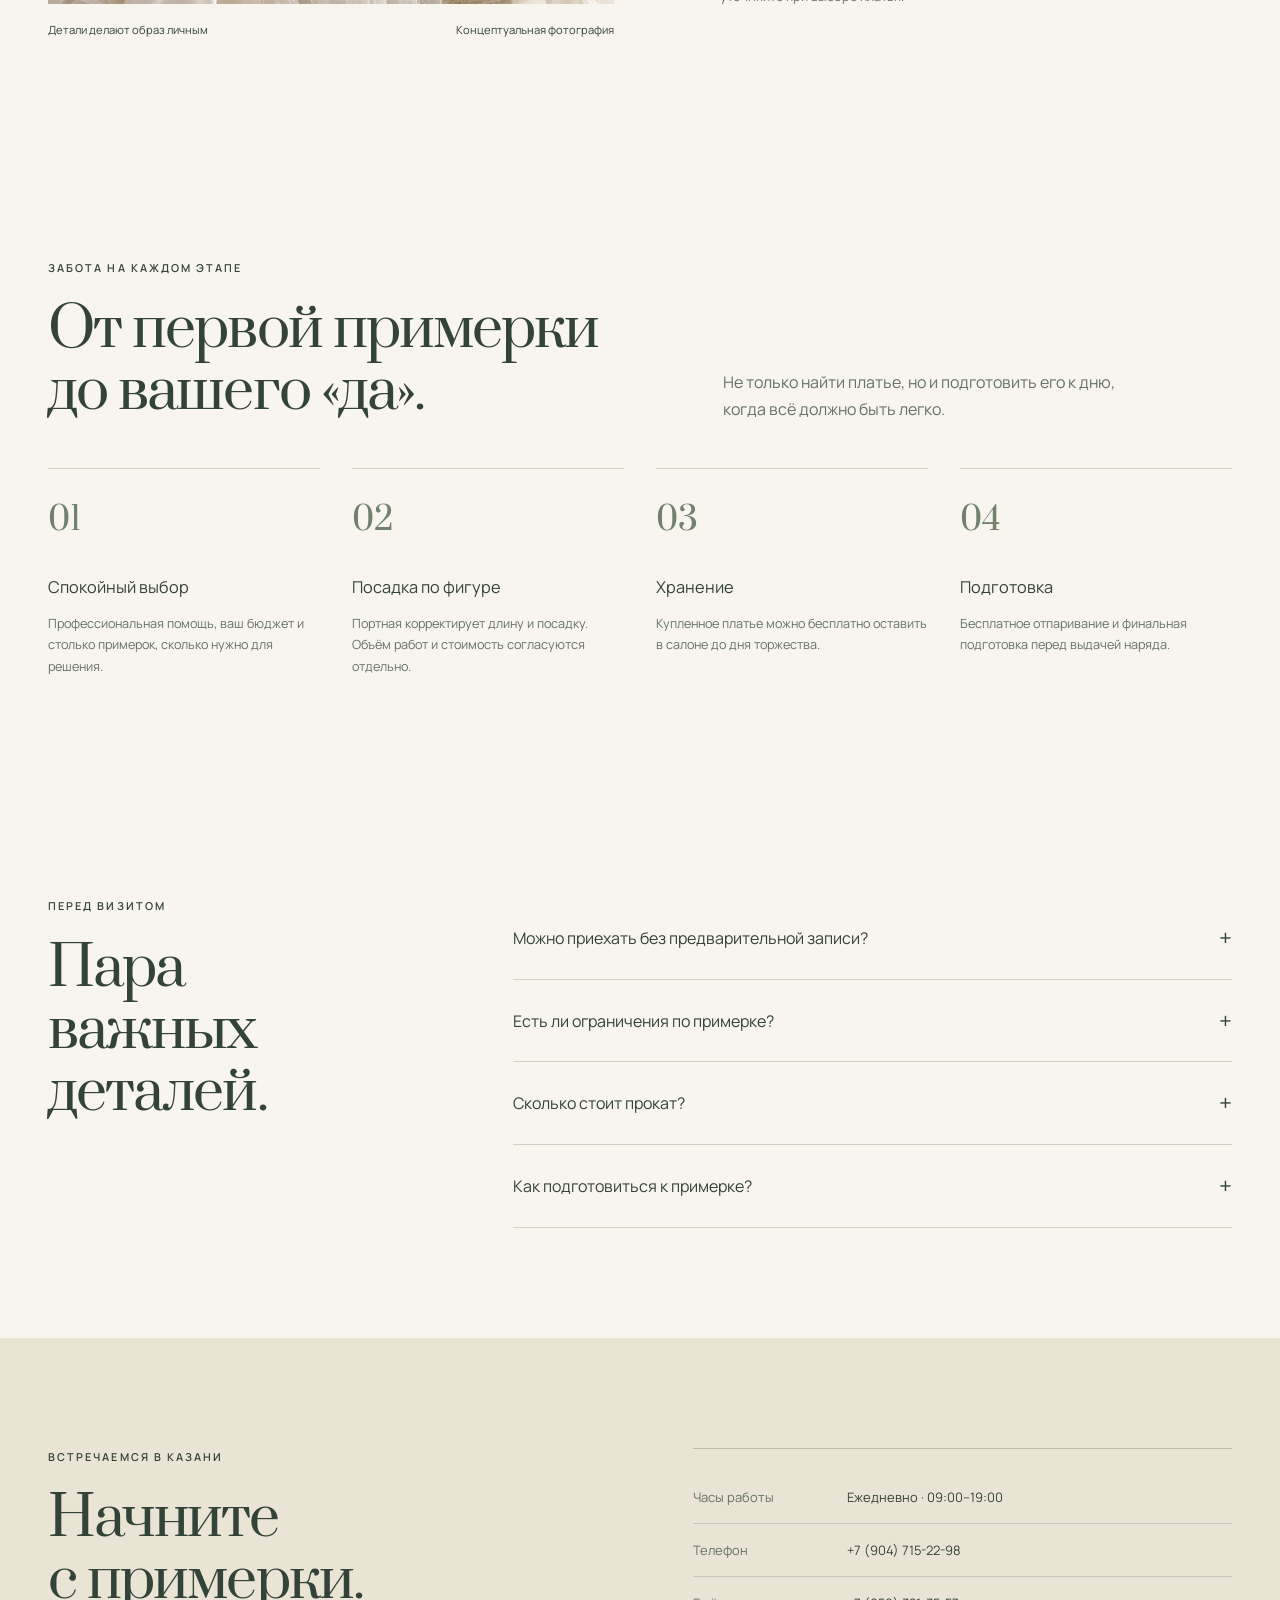
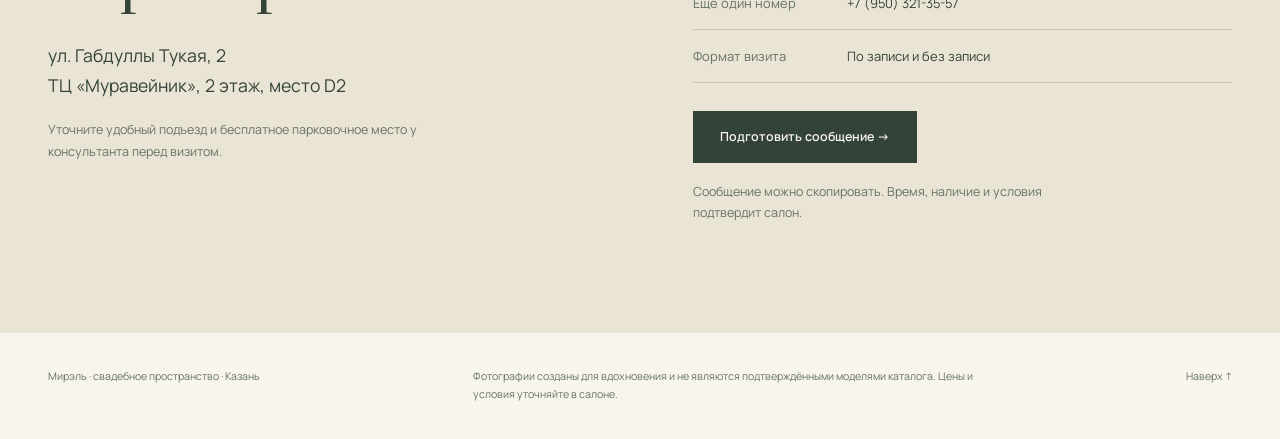
<file: mirel/index.html>
<!doctype html><html lang="ru"><head><meta charset="utf-8"><meta name="viewport" content="width=device-width,initial-scale=1"><title>Мирэль — свадебное пространство в Казани</title><meta name="description" content="Свадебные платья в Казани: покупка от 5 900 ₽, прокат, размеры 40–58. Подбор образа, подгонка, хранение и подготовка платья в салоне Мирэль."><meta name="theme-color" content="#f7f5ee"><link rel="stylesheet" href="../shared/base.css"><style>
:root{--bg:#f7f5ee;--ink:#344338;--muted:#667266;--accent:#71816d;--line:#ccd1c2}body{background:var(--bg)}.site-header{border-bottom:1px solid var(--line)}.header-inner{display:flex;align-items:center;justify-content:space-between;gap:24px;min-height:104px}.brand img{width:188px;height:58px;object-fit:contain}.nav-links{gap:24px}.header-action{border-bottom:1px solid var(--ink);padding-bottom:4px}.btn{background:var(--ink);color:var(--bg);border-color:var(--ink)}.hero{padding:46px 0 62px;position:relative}.hero-grid{display:grid;grid-template-columns:1.08fr 1fr;align-items:center;gap:7%}.hero-visual{position:relative;padding-right:25px}.hero-visual .gallery-trigger{height:700px;border-radius:47% 47% 0 0}.hero-visual img{width:100%;height:100%;object-fit:cover;object-position:center 20%}.hero-visual:after{content:'';position:absolute;inset:24px 0 -24px 24px;border:1px solid var(--line);border-radius:47% 47% 0 0;z-index:-1}.hero-copy h1{font-size:clamp(3rem,5vw,5.6rem);max-width:670px}.hero-copy h1 em{font-style:normal;color:var(--accent)}.hero-copy p{margin:26px 0 30px;max-width:420px;color:var(--muted)}.hero-copy .eyebrow{margin-bottom:24px}.hero-actions{display:flex;flex-wrap:wrap;gap:12px}.hero-price{position:absolute;bottom:40px;right:-20px;width:164px;height:164px;border-radius:50%;background:#ede5d5;display:flex;flex-direction:column;justify-content:center;text-align:center;border:7px solid var(--bg);font-size:.71rem;line-height:1.5}.hero-price strong{font-family:var(--serif);font-weight:400;font-size:2rem}.hero-caption{display:flex;justify-content:space-between;gap:15px;margin-top:22px;padding-left:5px;font-size:.68rem;color:var(--muted)}.save{padding:0;border:0;background:none;text-decoration:underline;text-underline-offset:5px;font-size:.73rem}.care-bar{border-block:1px solid var(--line);padding:24px 0}.care-grid{display:grid;grid-template-columns:repeat(3,1fr);gap:30px;font-size:.81rem}.care-grid span{display:block;font-size:.63rem;letter-spacing:.16em;text-transform:uppercase;margin-bottom:5px;color:var(--muted)}.look-grid{display:grid;grid-template-columns:.9fr 1.1fr;gap:12%;align-items:center}.look-copy p{max-width:420px;margin-top:26px;color:var(--muted)}.look-points{margin:30px 0;padding:0;list-style:none}.look-points li{border-top:1px solid var(--line);padding:14px 0;display:flex;justify-content:space-between;gap:20px;font-size:.82rem}.look-points b{font-weight:600}.look-photo .gallery-trigger{height:655px}.look-photo img{width:100%;height:100%;object-fit:cover;object-position:center 18%}.photo-line{display:flex;justify-content:space-between;gap:12px;margin-top:16px;font-size:.7rem}.planner{background:#e7ebdf;border-block:1px solid var(--line)}.planner-layout{display:grid;grid-template-columns:1fr 1fr;gap:8%}.planner h2{max-width:500px}.planner .lead{margin-top:23px;max-width:400px;color:var(--muted)}.switch{display:grid;grid-template-columns:1fr 1fr;gap:8px;margin-bottom:23px}.switch button{border:1px solid #aebaa5;min-height:58px;background:none;padding:14px;font-size:.84rem}.switch button[aria-pressed=true]{background:var(--ink);color:#fff}.winter-label{display:flex;align-items:flex-start;gap:12px;font-size:.88rem;cursor:pointer}.winter-label input{accent-color:var(--ink);width:18px;height:18px;margin:4px 0 0}.planner-result{margin-top:24px;background:var(--bg);padding:27px 30px;border-left:3px solid var(--accent)}.planner-result h3{font-family:var(--serif);font-size:1.65rem}.planner-result p{margin-top:13px;color:var(--muted);font-size:.85rem}.planner-result .btn{margin-top:22px}.fine{font-size:.68rem!important;line-height:1.7}.season-grid{display:grid;grid-template-columns:1.05fr .95fr;gap:9%;align-items:center}.detail-photo .gallery-trigger{height:510px}.detail-photo img{width:100%;height:100%;object-fit:cover}.season-copy p{margin-top:26px;color:var(--muted);max-width:420px}.season-copy .mini{padding-top:25px;border-top:1px solid var(--line);margin-top:30px;font-size:.8rem}.steps{margin-top:45px;display:grid;grid-template-columns:repeat(4,1fr);gap:32px}.step{border-top:1px solid var(--line);padding-top:24px}.step-num{font-family:var(--serif);font-size:2rem;color:var(--accent);display:block;margin-bottom:28px}.step h3{font-size:1.02rem}.step p{font-size:.79rem;color:var(--muted);margin-top:15px}.faq-layout{display:grid;grid-template-columns:.65fr 1.35fr;gap:10%}.contact{background:#eae4d5}.contact-grid{display:grid;grid-template-columns:1fr 1fr;gap:9%;align-items:start}.contact h2{max-width:650px}.address{font-size:1.1rem;margin-top:29px;max-width:420px}.contact-note{font-size:.78rem;color:var(--muted);margin-top:18px;max-width:400px}.contact-info{border-top:1px solid #b9beab;padding-top:22px}.contact-info>div{display:grid;grid-template-columns:130px 1fr;gap:24px;padding:15px 0;border-bottom:1px solid #c9c7b9;font-size:.81rem}.contact-info span{color:var(--muted)}.contact-info strong{font-weight:400}.contact-info .btn{margin-top:28px}.footer{padding:35px 0}.footer-line{display:flex;justify-content:space-between;gap:25px;font-size:.66rem;color:var(--muted)}.footer-note{max-width:500px}
@media(max-width:1100px){.hero-visual .gallery-trigger{height:610px}.hero-price{right:-8px;width:142px;height:142px}.hero-grid{gap:5%}.hero-copy h1{font-size:4.2rem}.look-photo .gallery-trigger{height:575px}.steps{gap:22px}.brand img{width:165px}.nav-links{gap:16px}}
@media(max-width:800px){.header-inner{min-height:82px}.brand img{width:168px;height:48px}.hero{padding:32px 0 45px}.hero-grid{grid-template-columns:1fr;gap:40px}.hero-copy{grid-row:1}.hero-copy h1{font-size:clamp(2.8rem,9vw,4.8rem);max-width:660px}.hero-copy p{margin:22px 0 25px}.hero-visual{padding-right:18px;max-width:570px;margin:0 auto;width:100%}.hero-visual .gallery-trigger{height:660px}.hero-price{right:-4px;bottom:35px}.care-grid{gap:20px;font-size:.74rem}.look-grid,.season-grid,.planner-layout,.faq-layout,.contact-grid{grid-template-columns:1fr;gap:38px}.look-copy{max-width:650px}.look-photo{max-width:580px;margin:auto;width:100%}.look-photo .gallery-trigger{height:690px}.planner-layout{gap:35px}.season-copy{grid-row:1}.detail-photo .gallery-trigger{height:500px}.steps{grid-template-columns:repeat(2,1fr);gap:32px}.step-num{margin-bottom:18px}.footer-line{flex-direction:column;gap:15px}.contact-info>div{grid-template-columns:110px 1fr}}
@media(max-width:520px){.hero-visual .gallery-trigger{height:510px}.hero-price{width:132px;height:132px;bottom:24px}.hero-caption{max-width:calc(100% - 10px);flex-direction:column;gap:6px}.hero-actions .btn,.hero-actions .btn-outline{flex:1}.care-grid{grid-template-columns:1fr;gap:15px}.care-grid>div{padding-bottom:14px;border-bottom:1px solid var(--line)}.care-grid>div:last-child{border:0;padding:0}.care-grid span{display:inline;margin-right:12px}.look-photo .gallery-trigger{height:510px}.planner-result{padding:24px 22px}.detail-photo .gallery-trigger{height:400px}.steps{gap:25px}.step h3{font-size:.95rem}.contact-info>div{grid-template-columns:1fr;gap:5px}.address{font-size:1rem}.photo-line{flex-direction:column;gap:6px}.hero-price strong{font-size:1.8rem}.hero-visual:after{inset:16px 0 -16px 16px}.look-grid{gap:28px}}
.hero-grid>*,.care-grid>*,.look-grid>*,.planner-layout>*,.season-grid>*,.steps>*,.faq-layout>*,.contact-grid>*,.contact-info>div>*{min-width:0}h1,h2,h3,p,button,a{overflow-wrap:anywhere}.hero-actions>*{min-width:0;max-width:100%}.steps{grid-template-columns:repeat(4,minmax(0,1fr))}.hero-price{width:max(164px,11em);height:max(164px,11em)}@media(max-width:1100px){.hero-price{width:max(142px,11em);height:max(142px,11em)}}@media(max-width:800px){.steps{grid-template-columns:repeat(2,minmax(0,1fr))}.hero-grid,.look-grid,.planner-layout,.season-grid,.faq-layout,.contact-grid{grid-template-columns:minmax(0,1fr)}}@media(max-width:520px){.hero-price{width:max(132px,11em);height:max(132px,11em)}}
</style><script defer src="../shared/site.js"></script></head><body data-brand="Мирэль" data-name="Мирэль" data-phone="+79047152298" data-visit-mode="appointment"><a class="skip-link" href="#main">Перейти к содержанию</a><header class="site-header"><div class="container header-inner"><a class="brand" href="#main" aria-label="Мирэль — главная"><img src="../assets/mirel-logo.svg" alt="MY.WEDDING.KZN — свадебное пространство"></a><nav class="nav-links" data-mobile-nav id="main-nav" aria-label="Основная навигация"><a href="#looks">Образы</a><a href="#choice">Ваш выбор</a><a href="#care">Забота о платье</a><a href="#contacts">Контакты</a></nav><button class="header-action" data-book data-topic="Хочу обсудить примерку в Мирэль">На примерку ↗</button><button data-menu-toggle aria-controls="main-nav" aria-expanded="false" aria-label="Открыть меню">☰</button></div></header><main id="main">
<section class="hero"><div class="container hero-grid"><div class="hero-visual"><button class="gallery-trigger" data-lightbox="../assets/mirel-hero.webp" data-caption="Светлый свадебный образ — вдохновение для вашей примерки." aria-label="Рассмотреть свадебный образ"><img src="../assets/mirel-hero.webp" alt="Невеста в светлом свадебном платье" width="1024" height="1536" fetchpriority="high"></button><div class="hero-price"><span>Покупка платья · от</span><strong style="white-space:nowrap">5 900 ₽</strong><span>Стоимость модели<br>уточняется в салоне</span></div><div class="hero-caption"><span>Казань · свадебное пространство</span><button class="save" data-wishlist="Нежный свадебный образ">Сохранить настроение ♡</button></div></div><div class="hero-copy"><span class="eyebrow">Мирэль / MY.WEDDING.KZN</span><h1>То самое платье.<br><em>И время<br>для себя.</em></h1><p>Сначала — ваше ощущение. Потом — силуэт, фактура и детали. В «Мирэль» можно спокойно примерять и выбирать образ для своего дня.</p><div class="hero-actions"><button class="btn" data-book data-topic="Хочу подобрать свадебное платье в Мирэль">Обсудить примерку →</button><a class="btn-outline" href="#looks">Найти вдохновение</a></div></div></div></section>
<section class="care-bar" aria-label="Особенности салона"><div class="container care-grid"><div><span>01 / Выбор</span>Размеры от 40 до 58</div><div><span>02 / Примерка</span>По записи и без записи</div><div><span>03 / Спокойствие</span>Без лимита по времени и моделям</div></div></section>
<section class="section" id="looks"><div class="container look-grid"><div class="look-copy reveal"><span class="eyebrow">Платье под ваше настроение</span><h2>От чистых линий<br>до красивого<br>размаха.</h2><p>Атлас, выразительный корсет, кружево или лёгкий минимализм. Подбор начинается с того, в чём вам хочется провести этот день.</p><ul class="look-points"><li><b>Минимализм</b><span>Чистый силуэт и фактура</span></li><li><b>Романтика</b><span>Воздушность и кружево</span></li><li><b>Особенный акцент</b><span>Корсет, блеск, объём</span></li></ul><button class="btn-outline" data-book data-topic="Хочу обсудить силуэты и ткани свадебного платья">Подобрать свой силуэт →</button></div><div class="look-photo reveal"><button class="gallery-trigger" data-lightbox="../assets/mirel-look.webp" data-caption="Второе настроение свадебного образа. Концептуальный кадр для вдохновения." aria-label="Открыть второе свадебное настроение"><img src="../assets/mirel-look.webp" alt="Свадебный образ с мягким силуэтом" width="1024" height="1536" loading="lazy"></button><div class="photo-line"><span>Вдохновение / свадебный образ</span><button class="save" data-wishlist="Лёгкий силуэт для свадьбы">В избранное ♡</button></div></div></div></section>
<section class="section planner" id="choice"><div class="container planner-layout"><div class="reveal"><span class="eyebrow">Небольшой план большого дня</span><h2>Платье ваше.<br>Формат — тоже.</h2><p class="lead">Покупка или прокат? Выберите то, что подходит вашим планам, и добавьте сезонную деталь для разговора с консультантом.</p></div><div class="reveal"><div class="switch" role="group" aria-label="Покупка или аренда"><button id="mirel-buy" aria-pressed="true" data-mirel-mode="buy">Хочу купить</button><button id="mirel-rent" aria-pressed="false" data-mirel-mode="rent">Хочу взять в прокат</button></div><label class="winter-label"><input id="mirel-winter" type="checkbox"><span>Будет прохладно: хочу обсудить тёплую накидку</span></label><div class="planner-result" aria-live="polite"><h3 id="mirel-choice-title">Платье, которое останется с вами</h3><p id="mirel-choice-copy">Покупка — от 5 900 ₽. Консультант поможет подобрать модели под ваш размер и бюджет.</p><p class="fine" id="mirel-season-copy">Выбранный наряд можно оставить на бесплатное хранение и получить подготовленным к торжеству.</p><button class="btn" id="mirel-choice-action" data-book data-topic="Хочу купить свадебное платье в Мирэль">Обсудить мой выбор →</button></div></div></div></section>
<section class="section"><div class="container season-grid"><div class="detail-photo reveal"><button class="gallery-trigger" data-lightbox="../assets/mirel-detail.webp" data-caption="Свадебные фактуры и аксессуары — визуальное вдохновение, не ассортимент салона." aria-label="Рассмотреть свадебные детали"><img src="../assets/mirel-detail.webp" alt="Нежные свадебные ткани и аксессуары" width="1024" height="1536" loading="lazy"></button><div class="photo-line"><span>Детали делают образ личным</span><span>Концептуальная фотография</span></div></div><div class="season-copy reveal"><span class="eyebrow">Красиво — и продуманно</span><h2>Для церемонии.<br>Для прогулки.<br>Для вас.</h2><p>Платье, подъюбник, тёплая курточка или пальто — обсудите весь образ на примерке. В салоне также есть варианты свадебных аксессуаров и декора автомобиля.</p><p class="mini">Бесплатный прокат накидки, подъюбника и автомобильного декора предоставляется по условиям салона. Наличие и состав комплекта уточняйте при выборе платья.</p></div></div></section>
<section class="section" id="care"><div class="container"><div class="section-heading reveal"><div><span class="eyebrow">Забота на каждом этапе</span><h2>От первой примерки<br>до вашего «да».</h2></div><p>Не только найти платье, но и подготовить его к дню, когда всё должно быть легко.</p></div><div class="steps"><article class="step reveal"><span class="step-num">01</span><h3>Спокойный выбор</h3><p>Профессиональная помощь, ваш бюджет и столько примерок, сколько нужно для решения.</p></article><article class="step reveal"><span class="step-num">02</span><h3>Посадка по фигуре</h3><p>Портная корректирует длину и посадку. Объём работ и стоимость согласуются отдельно.</p></article><article class="step reveal"><span class="step-num">03</span><h3>Хранение</h3><p>Купленное платье можно бесплатно оставить в салоне до дня торжества.</p></article><article class="step reveal"><span class="step-num">04</span><h3>Подготовка</h3><p>Бесплатное отпаривание и финальная подготовка перед выдачей наряда.</p></article></div></div></section>
<section class="section"><div class="container faq-layout"><div><span class="eyebrow">Перед визитом</span><h2>Пара важных<br>деталей.</h2></div><div><details><summary>Можно приехать без предварительной записи?</summary><p>Да, салон принимает как по записи, так и без неё. Если хотите заранее обсудить размер, бюджет и удобное время, позвоните консультанту.</p></details><details><summary>Есть ли ограничения по примерке?</summary><p>В «Мирэль» не ограничивают время примерки и количество платьев. Вы можете спокойно сравнить понравившиеся варианты.</p></details><details><summary>Сколько стоит прокат?</summary><p>Стоимость и условия аренды зависят от выбранной модели. Уточните у салона доступность, срок проката и подготовку наряда.</p></details><details><summary>Как подготовиться к примерке?</summary><p>Возьмите удобное бельё и, если туфли уже выбраны, свадебную обувь. Так будет проще оценить посадку и необходимую длину платья.</p></details></div></div></section>
<section class="section contact" id="contacts"><div class="container contact-grid"><div><span class="eyebrow">Встречаемся в Казани</span><h2>Начните<br>с примерки.</h2><p class="address">ул. Габдуллы Тукая, 2<br>ТЦ «Муравейник», 2 этаж, место D2</p><p class="contact-note">Уточните удобный подъезд и бесплатное парковочное место у консультанта перед визитом.</p></div><div class="contact-info"><div><span>Часы работы</span><strong>Ежедневно · 09:00–19:00</strong></div><div><span>Телефон</span><a href="tel:+79047152298">+7 (904) 715-22-98</a></div><div><span>Ещё один номер</span><a href="tel:+79503213557">+7 (950) 321-35-57</a></div><div><span>Формат визита</span><strong>По записи и без записи</strong></div><button class="btn" data-book data-topic="Хочу приехать в Мирэль на примерку">Подготовить сообщение →</button><p class="contact-note">Сообщение можно скопировать. Время, наличие и условия подтвердит салон.</p></div></div></section>
</main><footer class="footer"><div class="container footer-line"><span>Мирэль · свадебное пространство · Казань</span><p class="footer-note">Фотографии созданы для вдохновения и не являются подтверждёнными моделями каталога. Цены и условия уточняйте в салоне.</p><a href="#main">Наверх ↑</a></div></footer><script>
(()=>{let mode='buy';const winter=document.querySelector('#mirel-winter'),title=document.querySelector('#mirel-choice-title'),copy=document.querySelector('#mirel-choice-copy'),season=document.querySelector('#mirel-season-copy'),action=document.querySelector('#mirel-choice-action');function update(){document.querySelectorAll('[data-mirel-mode]').forEach(b=>b.setAttribute('aria-pressed',String(b.dataset.mirelMode===mode)));title.textContent=mode==='buy'?'Платье, которое останется с вами':'Красивый образ на один особенный день';copy.textContent=mode==='buy'?'Покупка — от 5 900 ₽. Консультант поможет подобрать модели под ваш размер и бюджет.':'Стоимость проката рассчитывается для выбранного платья. Уточните наличие, срок и условия аренды.';season.textContent=winter.checked?'Добавим вопрос о тёплой накидке. Бесплатный прокат курточки, пальто или шубки зависит от наличия и условий салона.':'Выбранный наряд можно оставить на бесплатное хранение и получить подготовленным к торжеству.';action.dataset.topic=(mode==='buy'?'Хочу купить':'Хочу взять в прокат')+' свадебное платье в Мирэль'+(winter.checked?' и обсудить тёплую накидку':'');action.dataset.inquiryMode=mode==='rent'?'rental':'appointment';}document.querySelectorAll('[data-mirel-mode]').forEach(b=>b.addEventListener('click',()=>{mode=b.dataset.mirelMode;update()}));winter.addEventListener('change',update)})();
</script></body></html>
</file>
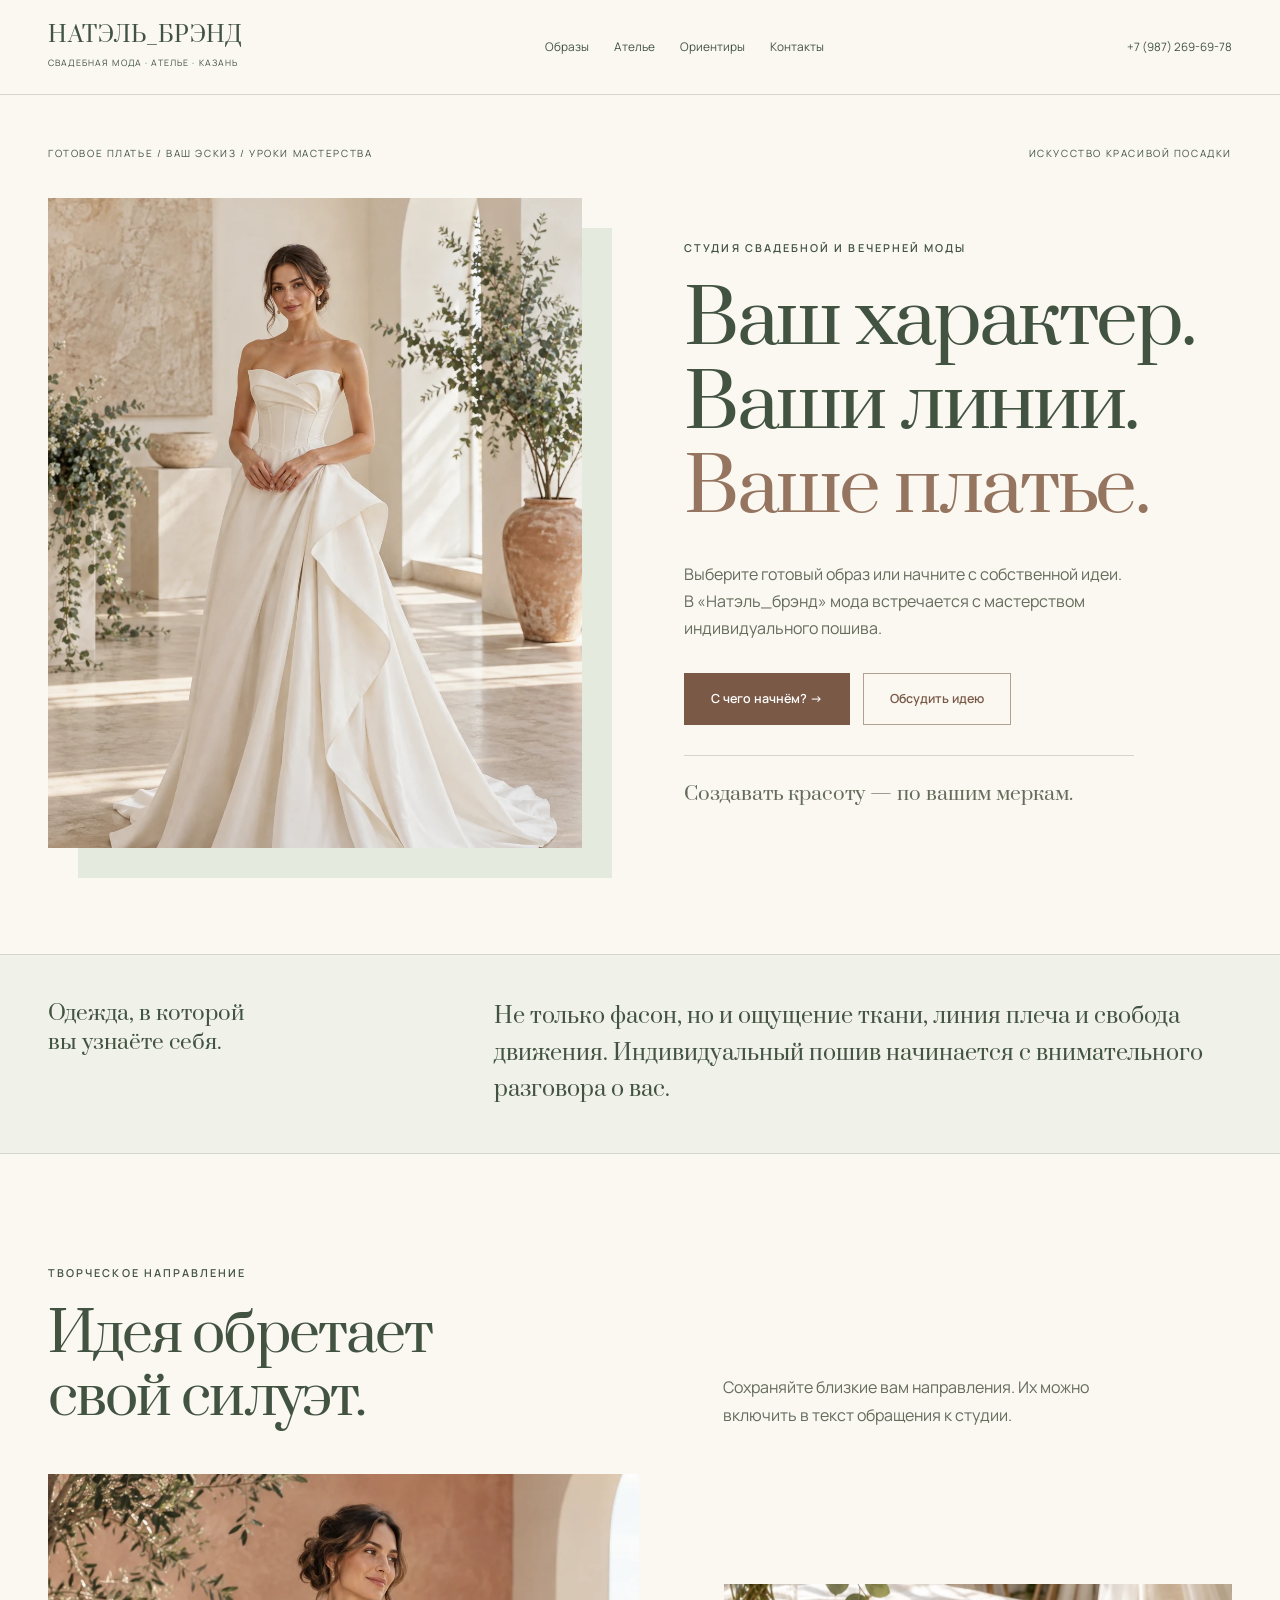
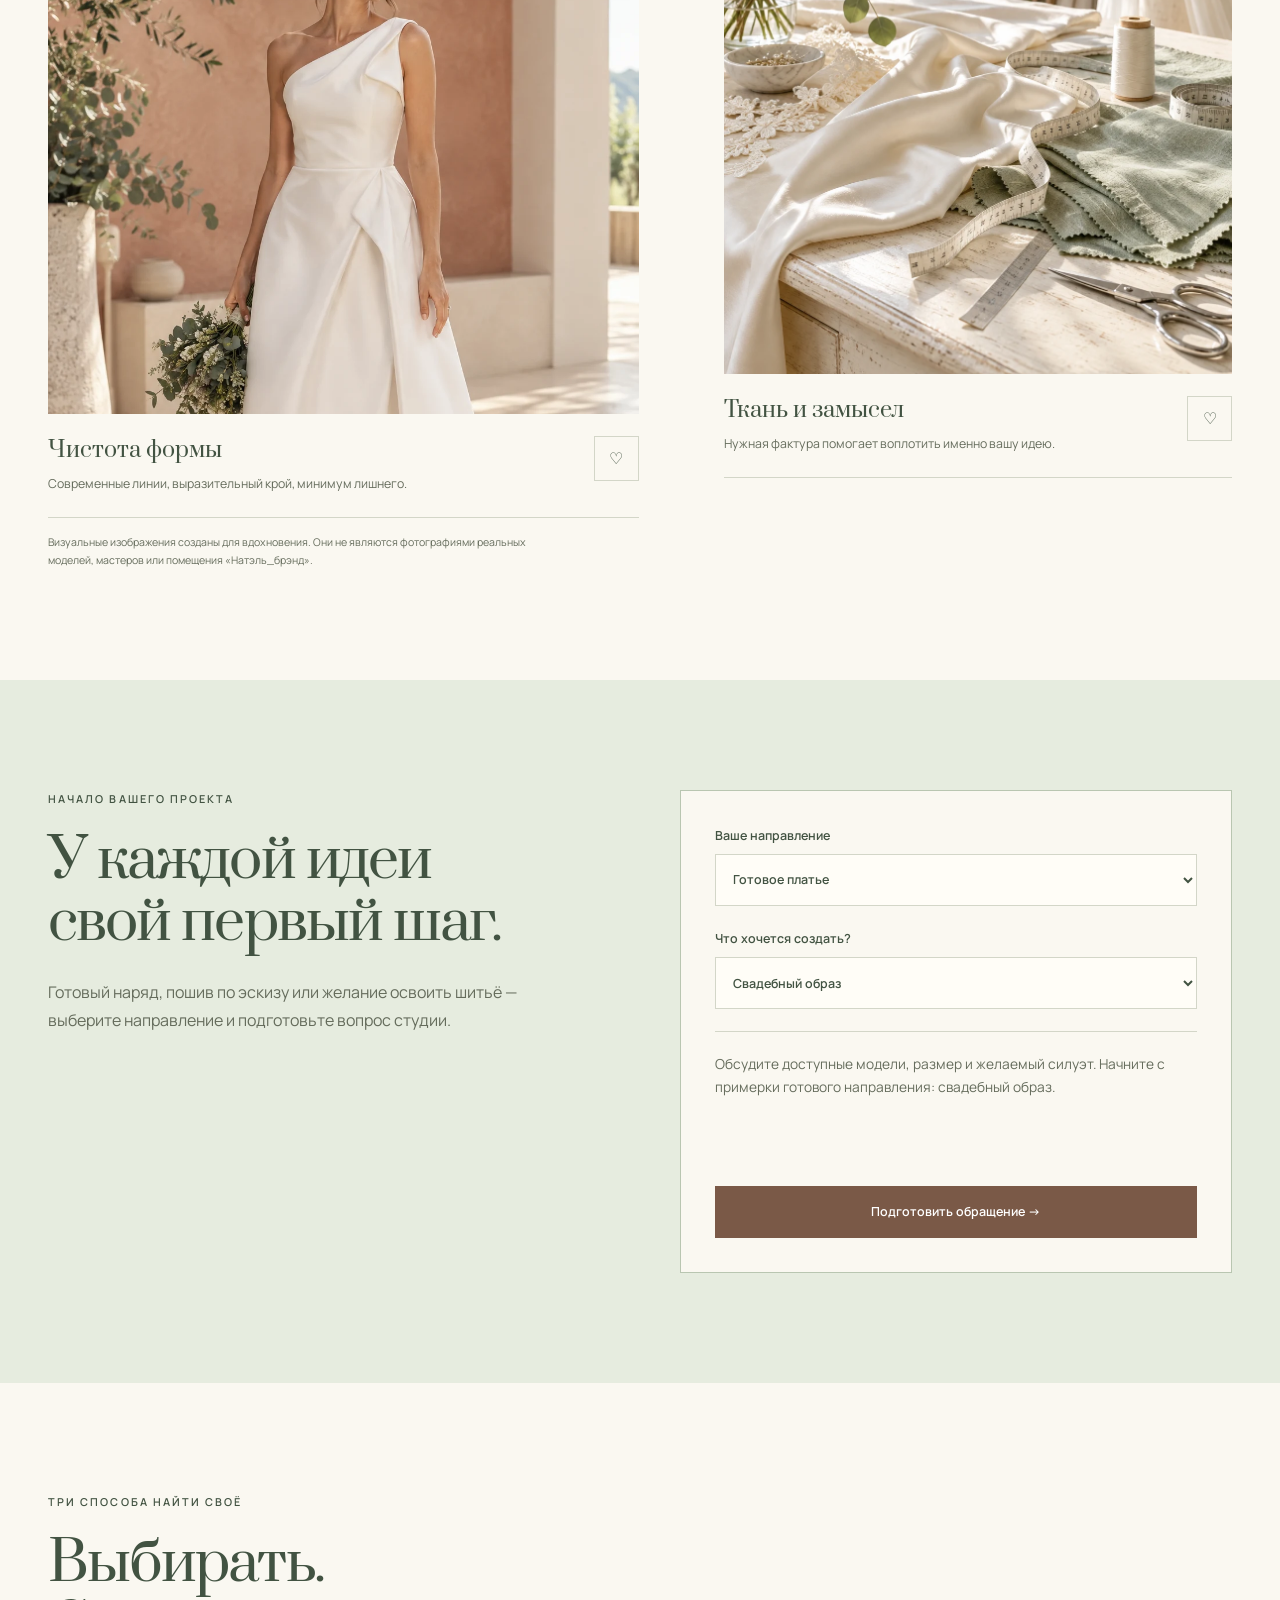
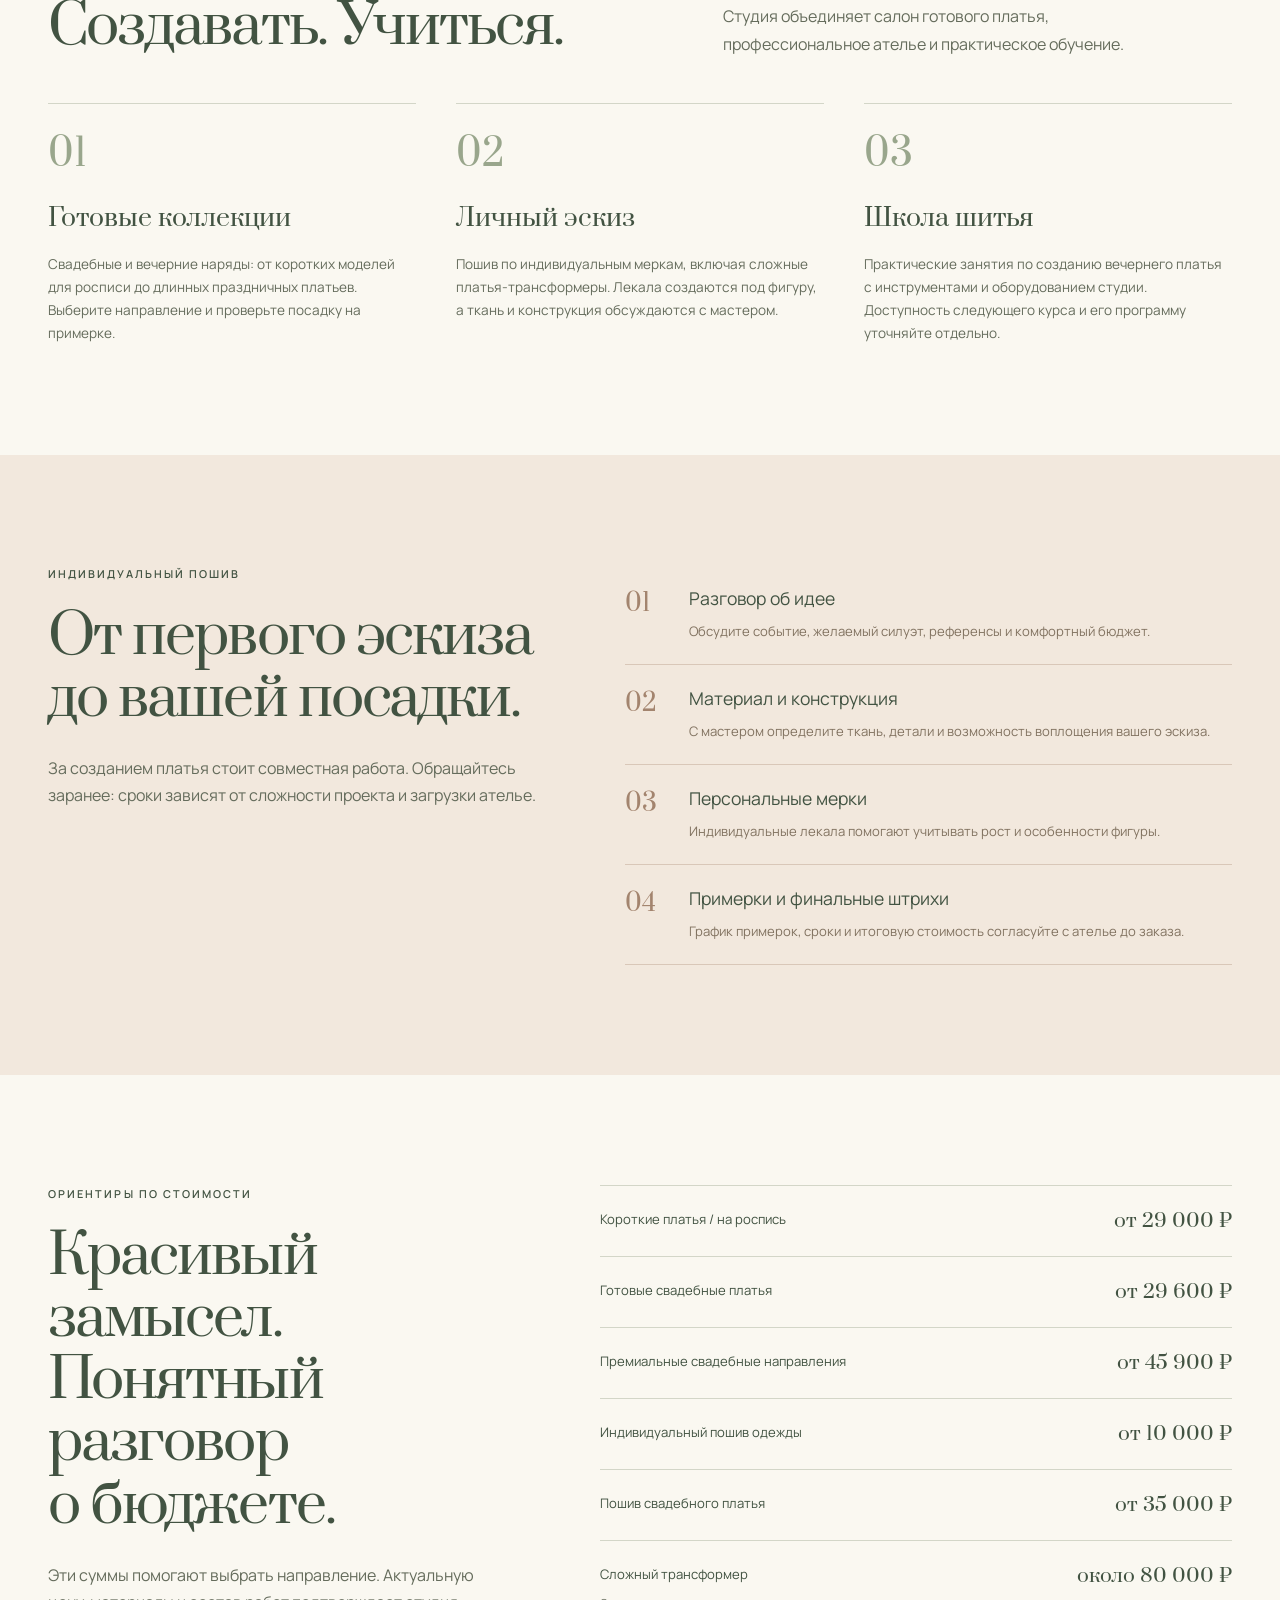
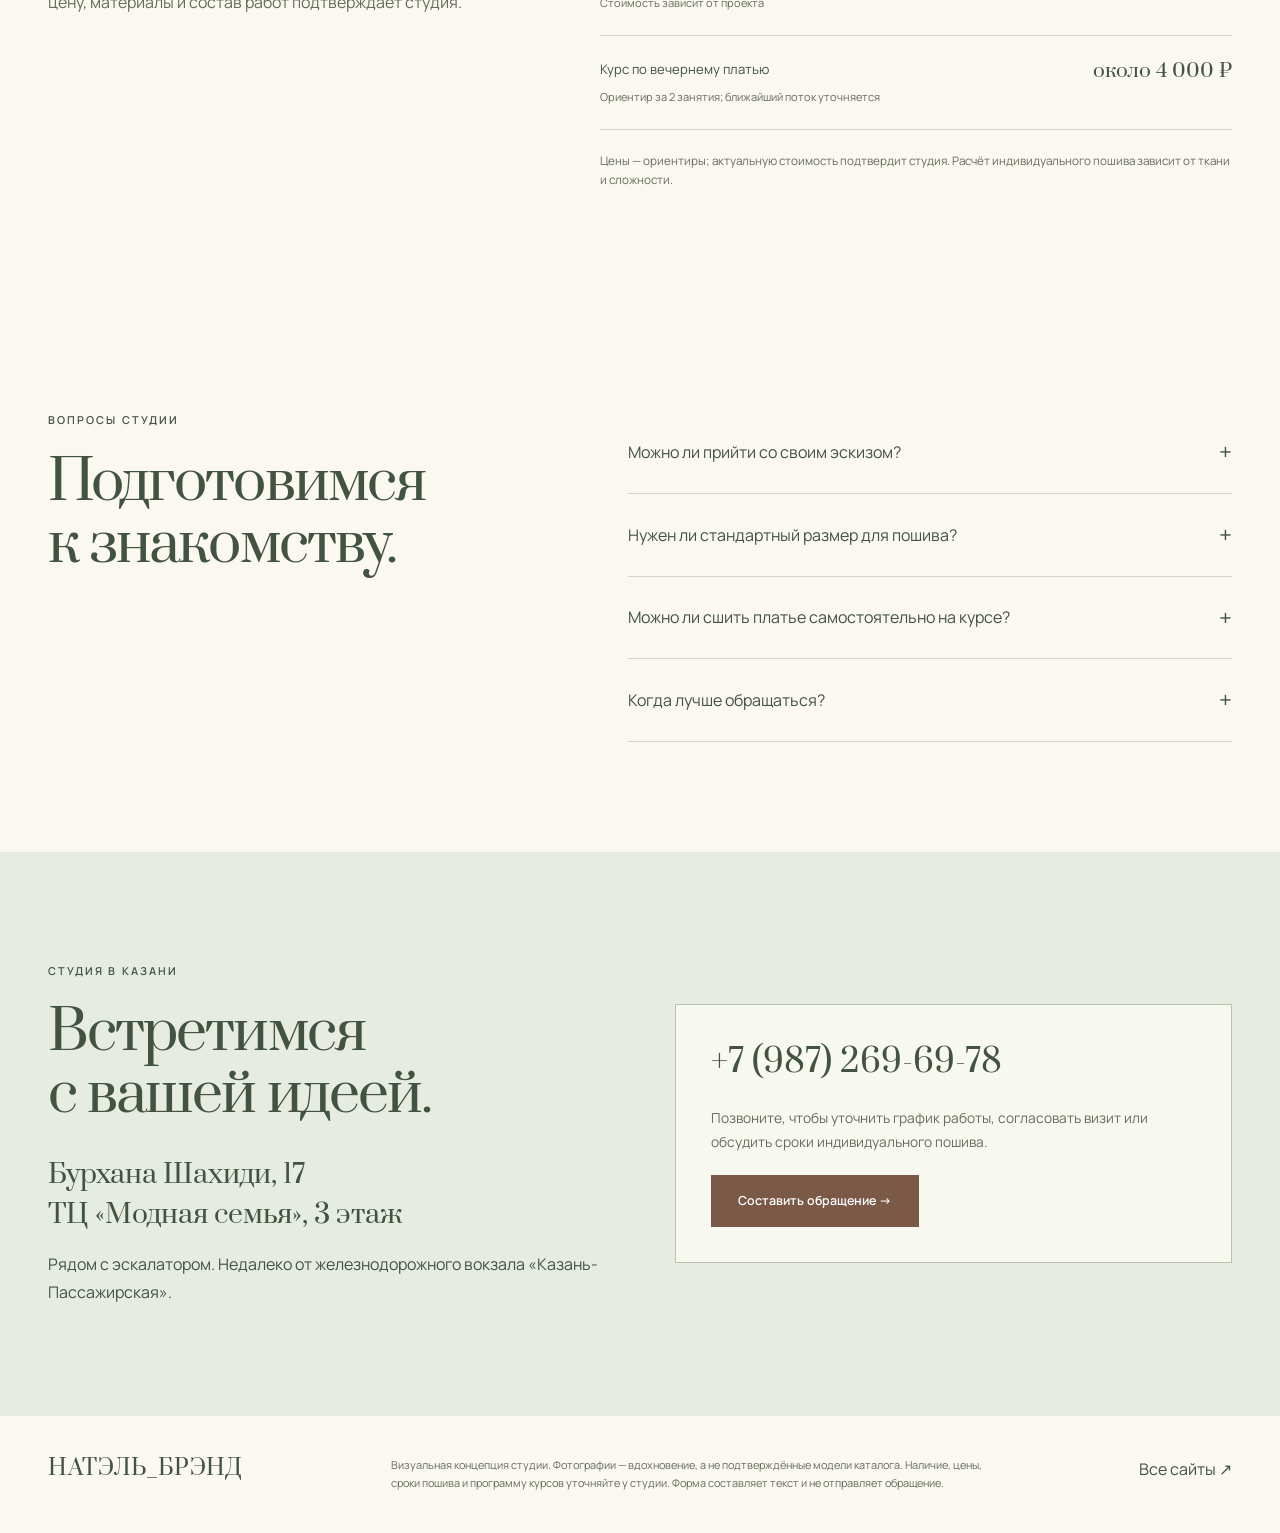
<file: natel/index.html>
<!doctype html><html lang="ru"><head><meta charset="utf-8"><meta name="viewport" content="width=device-width,initial-scale=1"><title>Натэль_брэнд — свадебная мода и индивидуальный пошив в Казани</title><meta name="description" content="Натэль_брэнд: готовые свадебные и вечерние платья, индивидуальный пошив и курсы шитья в Казани. Бурхана Шахиди, 17, ТЦ «Модная семья»."><meta name="theme-color" content="#e7ece2"><link rel="stylesheet" href="../shared/base.css"><style>
:root{--bg:#faf8f1;--ink:#425342;--muted:#656c5c;--accent:#7a5947;--line:#d3d6c8}.btn{background:var(--accent);border-color:var(--accent);color:#fff}.btn-outline{color:var(--accent);border-color:#b0a191}.site-header{border-bottom:1px solid var(--line)}.header-inner{display:flex;align-items:center;justify-content:space-between;gap:28px;padding-block:22px;min-height:94px;flex-wrap:wrap}.brand{font:400 1.35rem/1.2 var(--serif);letter-spacing:.03em}.brand small{font:400 .55rem/1.7 var(--sans);display:block;letter-spacing:.13em;margin-top:8px}.nav-links{flex-wrap:wrap}.hero{padding:50px 0 76px}.hero-kicker{display:flex;justify-content:space-between;gap:20px;flex-wrap:wrap;letter-spacing:.16em;font-size:.62rem;text-transform:uppercase;margin-bottom:36px}.hero-grid{display:grid;grid-template-columns:1.03fr 1fr;gap:72px;align-items:center}.hero-visual{position:relative;padding:0 30px 30px 0}.hero-visual:before{content:'';position:absolute;inset:30px 0 0 30px;background:#e5eadf}.hero-visual .gallery-trigger{position:relative}.hero-visual img{width:100%;height:650px;object-fit:cover;object-position:center 15%}.hero-copy h1{font-size:clamp(3.5rem,5.8vw,6.5rem)}.hero-copy h1 em{font-style:normal;color:#957460}.hero-copy>p{margin:30px 0;max-width:450px;color:var(--muted)}.hero-actions{display:flex;gap:13px;flex-wrap:wrap}.tiny-note{font-size:.66rem;color:var(--muted);margin-top:16px;max-width:500px}.signature{font:400 1.2rem var(--serif);border-top:1px solid var(--line);padding-top:25px;margin-top:35px}.opening{padding:44px 0;border-top:1px solid var(--line);border-bottom:1px solid var(--line);background:#f0f1e8}.opening-inner{display:grid;grid-template-columns:.65fr 1.35fr;gap:90px;align-items:start}.opening strong{font:400 1.3rem var(--serif)}.opening p{font:400 1.35rem/1.7 var(--serif);max-width:900px}.editorial{display:grid;grid-template-columns:1fr .86fr;gap:85px;align-items:start}.editorial-card:nth-child(2){padding-top:110px}.editorial-card img{height:540px;width:100%;object-fit:cover;object-position:center 15%}.editorial-card:nth-child(2) img{height:390px}.picture-line{display:flex;justify-content:space-between;gap:20px;border-bottom:1px solid var(--line);padding:22px 0}.picture-line p{font-size:.77rem;color:var(--muted);margin-top:9px}.picture-line h3{font:400 1.35rem var(--serif)}.save{border:1px solid var(--line);background:none;width:45px;height:45px;flex-shrink:0}.planner{background:#e6ecdf}.planner-grid{display:grid;grid-template-columns:1fr 1fr;gap:80px}.planner h2{max-width:580px}.planner-intro{color:var(--muted);margin-top:25px;max-width:500px}.planner-box{background:#faf8f1;border:1px solid #b9c6b1;padding:34px}.planner-box label{display:block;font-size:.78rem;font-weight:600;margin-bottom:22px}.planner-box select{width:100%;min-width:0;background:#fffdf7;color:var(--ink);border:1px solid var(--line);padding:13px;margin-top:8px;min-height:52px}.brief-output{padding-top:20px;border-top:1px solid var(--line);min-height:135px;color:var(--muted);font-size:.86rem}.planner-box .btn{width:100%;margin-top:20px}.directions{display:grid;grid-template-columns:repeat(3,1fr);gap:40px}.direction{padding-top:25px;border-top:1px solid var(--line)}.direction .number{font:400 2.3rem var(--serif);color:#99a68c}.direction h3{margin:22px 0 18px;font:400 1.55rem var(--serif)}.direction p{font-size:.85rem;color:var(--muted)}.atelier{background:#f2e8dd}.atelier-grid{display:grid;grid-template-columns:.9fr 1.1fr;gap:80px}.atelier h2{max-width:500px}.process-row{display:grid;grid-template-columns:40px 1fr;gap:24px;border-bottom:1px solid #d9c7b8;padding:22px 0}.process-row>span{font:400 1.5rem var(--serif);color:#a3846e}.process-row h3{font-size:1.1rem;margin-bottom:9px}.process-row p{color:#827361;font-size:.82rem}.price-grid{display:grid;grid-template-columns:.85fr 1.15fr;gap:85px}.price-list{border-top:1px solid var(--line)}.price-row{display:grid;grid-template-columns:1fr auto;gap:25px;padding:22px 0;border-bottom:1px solid var(--line);align-items:start}.price-row span{font-size:.82rem}.price-row strong{font:400 1.22rem var(--serif);white-space:nowrap}.price-row small{display:block;font-size:.69rem;color:var(--muted);margin-top:8px}.price-note{font-size:.73rem;color:var(--muted);margin-top:22px}.faq-grid{display:grid;grid-template-columns:.9fr 1.1fr;gap:85px}.visit{background:#e7ece2}.visit-grid{display:grid;grid-template-columns:1fr 1fr;gap:70px;align-items:center}.address{font:400 1.65rem/1.55 var(--serif);margin:28px 0 15px}.visit-card{padding:35px;border:1px solid #b8c4ae;background:#f7f8ef}.visit-card p{color:var(--muted);font-size:.86rem;margin:22px 0}.phone{font:400 clamp(1.25rem,2.5vw,2.05rem) var(--serif);display:block}.footer{padding:40px 0}.footer-inner{display:flex;justify-content:space-between;gap:30px;align-items:start}.footer p{font-size:.68rem;color:var(--muted);max-width:600px}
@media(max-width:1100px){.hero-grid{gap:45px}.hero-visual img{height:600px}.planner-grid,.atelier-grid,.price-grid,.faq-grid{gap:50px}.editorial{gap:50px}.opening-inner{gap:50px}.nav-links{gap:15px}.header-inner{gap:20px}}@media(max-width:800px){.header-inner{flex-wrap:nowrap;min-height:78px}.hero{padding:35px 0 50px}.hero-grid{grid-template-columns:1fr;gap:35px}.hero-copy{grid-row:1}.hero-visual{max-width:620px;width:100%;margin:auto}.hero-visual img{height:auto;aspect-ratio:4/5}.hero-copy h1{max-width:630px}.opening-inner{grid-template-columns:1fr;gap:20px}.opening p{font-size:1.16rem}.planner-grid,.atelier-grid,.price-grid,.faq-grid,.visit-grid{grid-template-columns:1fr;gap:32px}.editorial{gap:30px;grid-template-columns:1fr 1fr}.editorial-card img{height:420px}.editorial-card:nth-child(2) img{height:300px}.directions{gap:25px}.footer-inner{flex-direction:column}.price-row{gap:18px}}@media(max-width:520px){.hero-copy h1{font-size:3.1rem}.hero-actions>*{width:100%}.hero-visual{padding:0 18px 18px 0}.editorial,.directions{grid-template-columns:1fr}.editorial-card:nth-child(2){padding-top:0}.editorial-card img{height:auto;aspect-ratio:4/5}.editorial-card:nth-child(2) img{height:auto;aspect-ratio:1/1}.planner-box,.visit-card{padding:24px}.price-row{grid-template-columns:1fr;gap:8px}.price-row strong{white-space:normal}.process-row{gap:15px}.brand{font-size:1.15rem}}
:where(main,footer) :where(div,article,figure,fieldset,details){min-width:0}h1,h2,h3,p,button,a,summary{overflow-wrap:anywhere}.btn,.btn-outline{max-width:100%}header .brand{min-width:0;flex-shrink:1}header [data-menu-toggle]{flex-shrink:0}
img[src$="natel-look.webp"]{object-position:center 6%}img[src$="natel-detail.webp"]{object-position:center 75%}
</style><script defer src="../shared/site.js"></script></head><body data-brand="Натэль_брэнд" data-name="Натэль_брэнд" data-phone="+79872696978" data-visit-mode="consultation"><a class="skip-link" href="#main">К содержанию</a><header class="site-header"><div class="container header-inner"><a class="brand" href="#main">НАТЭЛЬ_БРЭНД<small>СВАДЕБНАЯ МОДА · АТЕЛЬЕ · КАЗАНЬ</small></a><nav class="nav-links" data-mobile-nav id="mobile-nav" aria-label="Основная навигация"><a href="#inspiration">Образы</a><a href="#atelier">Ателье</a><a href="#prices">Ориентиры</a><a href="#visit">Контакты</a></nav><a class="header-action" href="tel:+79872696978">+7 (987) 269-69-78</a><button data-menu-toggle aria-controls="mobile-nav" aria-expanded="false" aria-label="Открыть меню">☰</button></div></header><main id="main"><section class="hero"><div class="container"><div class="hero-kicker"><span>Готовое платье / Ваш эскиз / Уроки мастерства</span><span>Искусство красивой посадки</span></div><div class="hero-grid"><div class="hero-visual reveal"><button class="gallery-trigger" data-lightbox="../assets/natel-hero.webp" data-caption="Скульптурный свадебный силуэт — визуальная идея, не подтверждённый товар студии." aria-label="Рассмотреть свадебный силуэт"><img src="../assets/natel-hero.webp" width="1024" height="1536" alt="Взрослая модель в скульптурном свадебном платье" fetchpriority="high"></button></div><div class="hero-copy reveal"><span class="eyebrow">Студия свадебной и вечерней моды</span><h1>Ваш характер.<br>Ваши линии.<br><em>Ваше платье.</em></h1><p>Выберите готовый образ или начните с собственной идеи. В «Натэль_брэнд» мода встречается с мастерством индивидуального пошива.</p><div class="hero-actions"><a class="btn" href="#brief">С чего начнём? →</a><button class="btn-outline" data-book data-topic="Хочу обсудить платье в студии Натэль_брэнд">Обсудить идею</button></div><p class="signature">Создавать красоту — по вашим меркам.</p></div></div></div></section><div class="opening"><div class="container opening-inner"><strong>Одежда, в которой<br>вы узнаёте себя.</strong><p>Не только фасон, но и ощущение ткани, линия плеча и свобода движения. Индивидуальный пошив начинается с внимательного разговора о вас.</p></div></div>
<section id="inspiration" class="section"><div class="container"><div class="section-heading reveal"><div><span class="eyebrow">Творческое направление</span><h2>Идея обретает<br>свой силуэт.</h2></div><p>Сохраняйте близкие вам направления. Их можно включить в текст обращения к студии.</p></div><div class="editorial"><article class="editorial-card reveal"><button class="gallery-trigger" data-lightbox="../assets/natel-look.webp" data-caption="Лаконичный свадебный образ миди — настроение для обсуждения с мастером." aria-label="Рассмотреть лаконичный образ"><img src="../assets/natel-look.webp" width="1024" height="1536" alt="Лаконичное свадебное платье миди" loading="lazy"></button><div class="picture-line"><div><h3>Чистота формы</h3><p>Современные линии, выразительный крой, минимум лишнего.</p></div><button class="save" data-wishlist="Натэль: лаконичный крой" aria-label="Сохранить лаконичный крой">♡</button></div></article><article class="editorial-card reveal"><button class="gallery-trigger" data-lightbox="../assets/natel-detail.webp" data-caption="Фактуры и инструменты шитья — визуальная композиция о мастерстве ателье." aria-label="Рассмотреть фактуры и детали"><img src="../assets/natel-detail.webp" width="1024" height="1536" alt="Свадебные ткани и инструменты для шитья" loading="lazy"></button><div class="picture-line"><div><h3>Ткань и замысел</h3><p>Нужная фактура помогает воплотить именно вашу идею.</p></div><button class="save" data-wishlist="Натэль: выразительная фактура" aria-label="Сохранить идею фактуры">♡</button></div></article></div><p class="tiny-note">Визуальные изображения созданы для вдохновения. Они не являются фотографиями реальных моделей, мастеров или помещения «Натэль_брэнд».</p></div></section>
<section id="brief" class="section planner"><div class="container planner-grid"><div class="reveal"><span class="eyebrow">Начало вашего проекта</span><h2>У каждой идеи<br>свой первый шаг.</h2><p class="planner-intro">Готовый наряд, пошив по эскизу или желание освоить шитьё — выберите направление и подготовьте вопрос студии.</p></div><div class="planner-box reveal"><label for="natel-direction">Ваше направление<select id="natel-direction"><option value="Готовое платье">Готовое платье</option><option value="Индивидуальный пошив">Индивидуальный пошив</option><option value="Курс шитья">Курс шитья</option></select></label><label for="natel-goal">Что хочется создать?<select id="natel-goal"><option value="Свадебный образ">Свадебный образ</option><option value="Вечерний наряд">Вечерний наряд</option><option value="Платье на роспись">Платье на роспись</option><option value="Платье-трансформер">Платье-трансформер</option></select></label><p class="brief-output" id="natel-result" aria-live="polite"></p><button class="btn" id="natel-request" data-book>Подготовить обращение →</button></div></div></section>
<section id="directions" class="section"><div class="container"><div class="section-heading reveal"><div><span class="eyebrow">Три способа найти своё</span><h2>Выбирать.<br>Создавать. Учиться.</h2></div><p>Студия объединяет салон готового платья, профессиональное ателье и практическое обучение.</p></div><div class="directions"><article class="direction reveal"><span class="number">01</span><h3>Готовые коллекции</h3><p>Свадебные и вечерние наряды: от коротких моделей для росписи до длинных праздничных платьев. Выберите направление и проверьте посадку на примерке.</p></article><article class="direction reveal"><span class="number">02</span><h3>Личный эскиз</h3><p>Пошив по индивидуальным меркам, включая сложные платья-трансформеры. Лекала создаются под фигуру, а ткань и конструкция обсуждаются с мастером.</p></article><article class="direction reveal"><span class="number">03</span><h3>Школа шитья</h3><p>Практические занятия по созданию вечернего платья с инструментами и оборудованием студии. Доступность следующего курса и его программу уточняйте отдельно.</p></article></div></div></section>
<section id="atelier" class="section atelier"><div class="container atelier-grid"><div class="reveal"><span class="eyebrow">Индивидуальный пошив</span><h2>От первого эскиза<br>до вашей посадки.</h2><p class="planner-intro">За созданием платья стоит совместная работа. Обращайтесь заранее: сроки зависят от сложности проекта и загрузки ателье.</p></div><div class="reveal"><article class="process-row"><span>01</span><div><h3>Разговор об идее</h3><p>Обсудите событие, желаемый силуэт, референсы и комфортный бюджет.</p></div></article><article class="process-row"><span>02</span><div><h3>Материал и конструкция</h3><p>С мастером определите ткань, детали и возможность воплощения вашего эскиза.</p></div></article><article class="process-row"><span>03</span><div><h3>Персональные мерки</h3><p>Индивидуальные лекала помогают учитывать рост и особенности фигуры.</p></div></article><article class="process-row"><span>04</span><div><h3>Примерки и финальные штрихи</h3><p>График примерок, сроки и итоговую стоимость согласуйте с ателье до заказа.</p></div></article></div></div></section>
<section id="prices" class="section"><div class="container price-grid"><div class="reveal"><span class="eyebrow">Ориентиры по стоимости</span><h2>Красивый замысел.<br>Понятный разговор<br>о бюджете.</h2><p class="planner-intro">Эти суммы помогают выбрать направление. Актуальную цену, материалы и состав работ подтверждает студия.</p></div><div class="reveal"><div class="price-list"><div class="price-row"><span>Короткие платья / на роспись</span><strong>от 29 000 ₽</strong></div><div class="price-row"><span>Готовые свадебные платья</span><strong>от 29 600 ₽</strong></div><div class="price-row"><span>Премиальные свадебные направления</span><strong>от 45 900 ₽</strong></div><div class="price-row"><span>Индивидуальный пошив одежды</span><strong>от 10 000 ₽</strong></div><div class="price-row"><span>Пошив свадебного платья</span><strong>от 35 000 ₽</strong></div><div class="price-row"><span>Сложный трансформер<small>Стоимость зависит от проекта</small></span><strong>около 80 000 ₽</strong></div><div class="price-row"><span>Курс по вечернему платью<small>Ориентир за 2 занятия; ближайший поток уточняется</small></span><strong>около 4 000 ₽</strong></div></div><p class="price-note">Цены — ориентиры; актуальную стоимость подтвердит студия. Расчёт индивидуального пошива зависит от ткани и сложности.</p></div></div></section>
<section id="faq" class="section"><div class="container faq-grid"><div class="reveal"><span class="eyebrow">Вопросы студии</span><h2>Подготовимся<br>к знакомству.</h2></div><div class="reveal"><details><summary>Можно ли прийти со своим эскизом?</summary><p>Да, индивидуальный пошив — одно из направлений студии. Подготовьте изображения или набросок, дату события и пожелания к ткани. Возможность исполнения и сроки обсудите с мастером.</p></details><details><summary>Нужен ли стандартный размер для пошива?</summary><p>При индивидуальном заказе лекала строятся по вашим меркам. Мастер обсудит конструкцию, которая учитывает особенности вашей фигуры.</p></details><details><summary>Можно ли сшить платье самостоятельно на курсе?</summary><p>Студия проводит практические занятия по созданию вечернего платья. Перед записью уточните, открыт ли новый поток, что входит в программу и какие материалы потребуются.</p></details><details><summary>Когда лучше обращаться?</summary><p>За индивидуальным пошивом рекомендуем обращаться заранее. График работы студии, доступное время встречи и загрузку мастера уточните по телефону.</p></details></div></div></section>
<section id="visit" class="section visit"><div class="container visit-grid"><div class="reveal"><span class="eyebrow">Студия в Казани</span><h2>Встретимся<br>с вашей идеей.</h2><p class="address">Бурхана Шахиди, 17<br>ТЦ «Модная семья», 3 этаж</p><p>Рядом с эскалатором. Недалеко от железнодорожного вокзала «Казань-Пассажирская».</p></div><div class="visit-card reveal"><a class="phone" href="tel:+79872696978">+7 (987) 269-69-78</a><p>Позвоните, чтобы уточнить график работы, согласовать визит или обсудить сроки индивидуального пошива.</p><button class="btn" data-book data-topic="Хочу согласовать визит в студию Натэль_брэнд и обсудить платье">Составить обращение →</button></div></div></section></main><footer class="footer"><div class="container footer-inner"><a class="brand" href="#main">НАТЭЛЬ_БРЭНД</a><p>Визуальная концепция студии. Фотографии — вдохновение, а не подтверждённые модели каталога. Наличие, цены, сроки пошива и программу курсов уточняйте у студии. Форма составляет текст и не отправляет обращение.</p><a href="../index.html">Все сайты ↗</a></div></footer><script>
(()=>{const direction=document.getElementById('natel-direction'),goal=document.getElementById('natel-goal'),result=document.getElementById('natel-result'),request=document.getElementById('natel-request');function update(){const d=direction.value,g=goal.value;result.textContent=d==='Курс шитья'?'Начните с вопроса о ближайшем потоке и программе курса. Расскажите об опыте шитья и уточните, подходит ли программа для вашей идеи: '+g.toLowerCase()+'.':d==='Индивидуальный пошив'?'Подготовьте эскиз, дату события и желаемую ткань. Сроки, конструкцию и стоимость мастер рассчитает после обсуждения проекта.':'Обсудите доступные модели, размер и желаемый силуэт. Начните с примерки готового направления: '+g.toLowerCase()+'.';request.dataset.topic='Натэль_брэнд: '+d+'. Моя цель — '+g.toLowerCase();request.dataset.inquiryMode='consultation'}direction.addEventListener('change',update);goal.addEventListener('change',update);update()})();
</script></body></html>
</file>
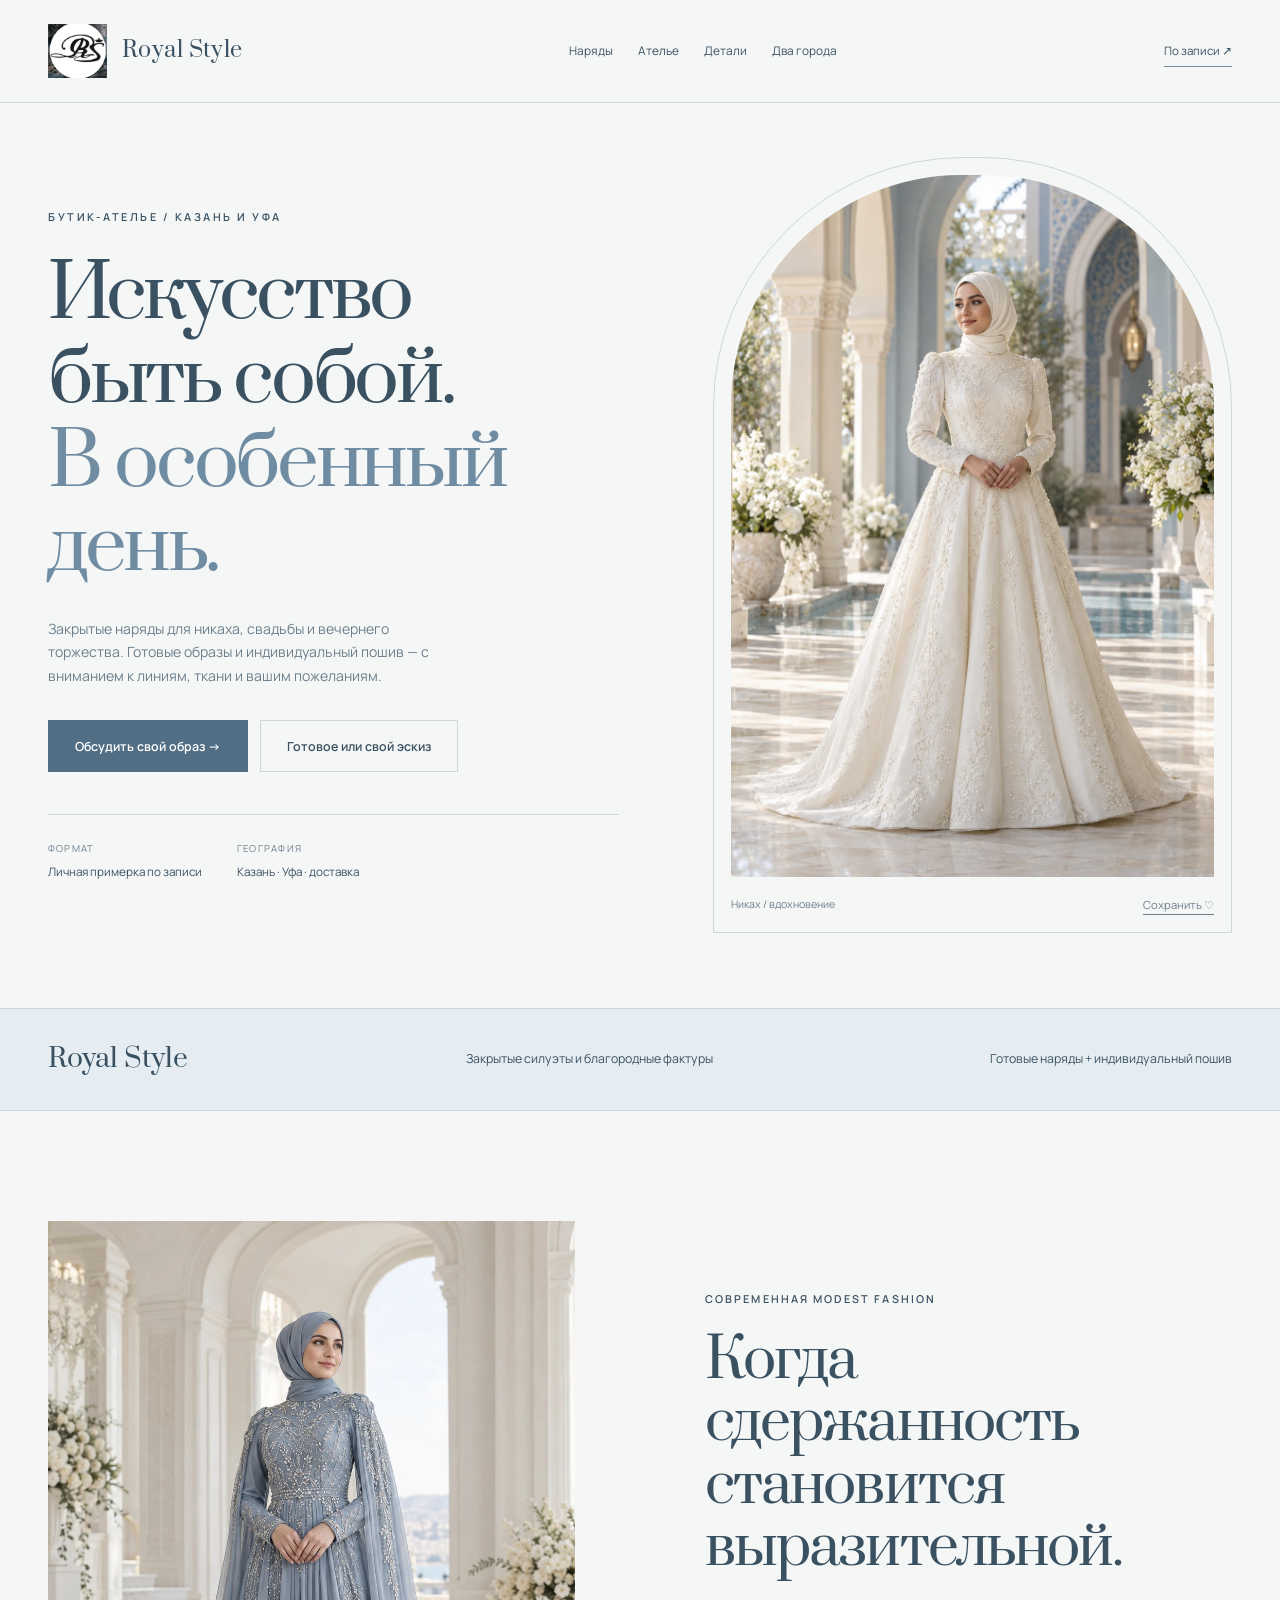
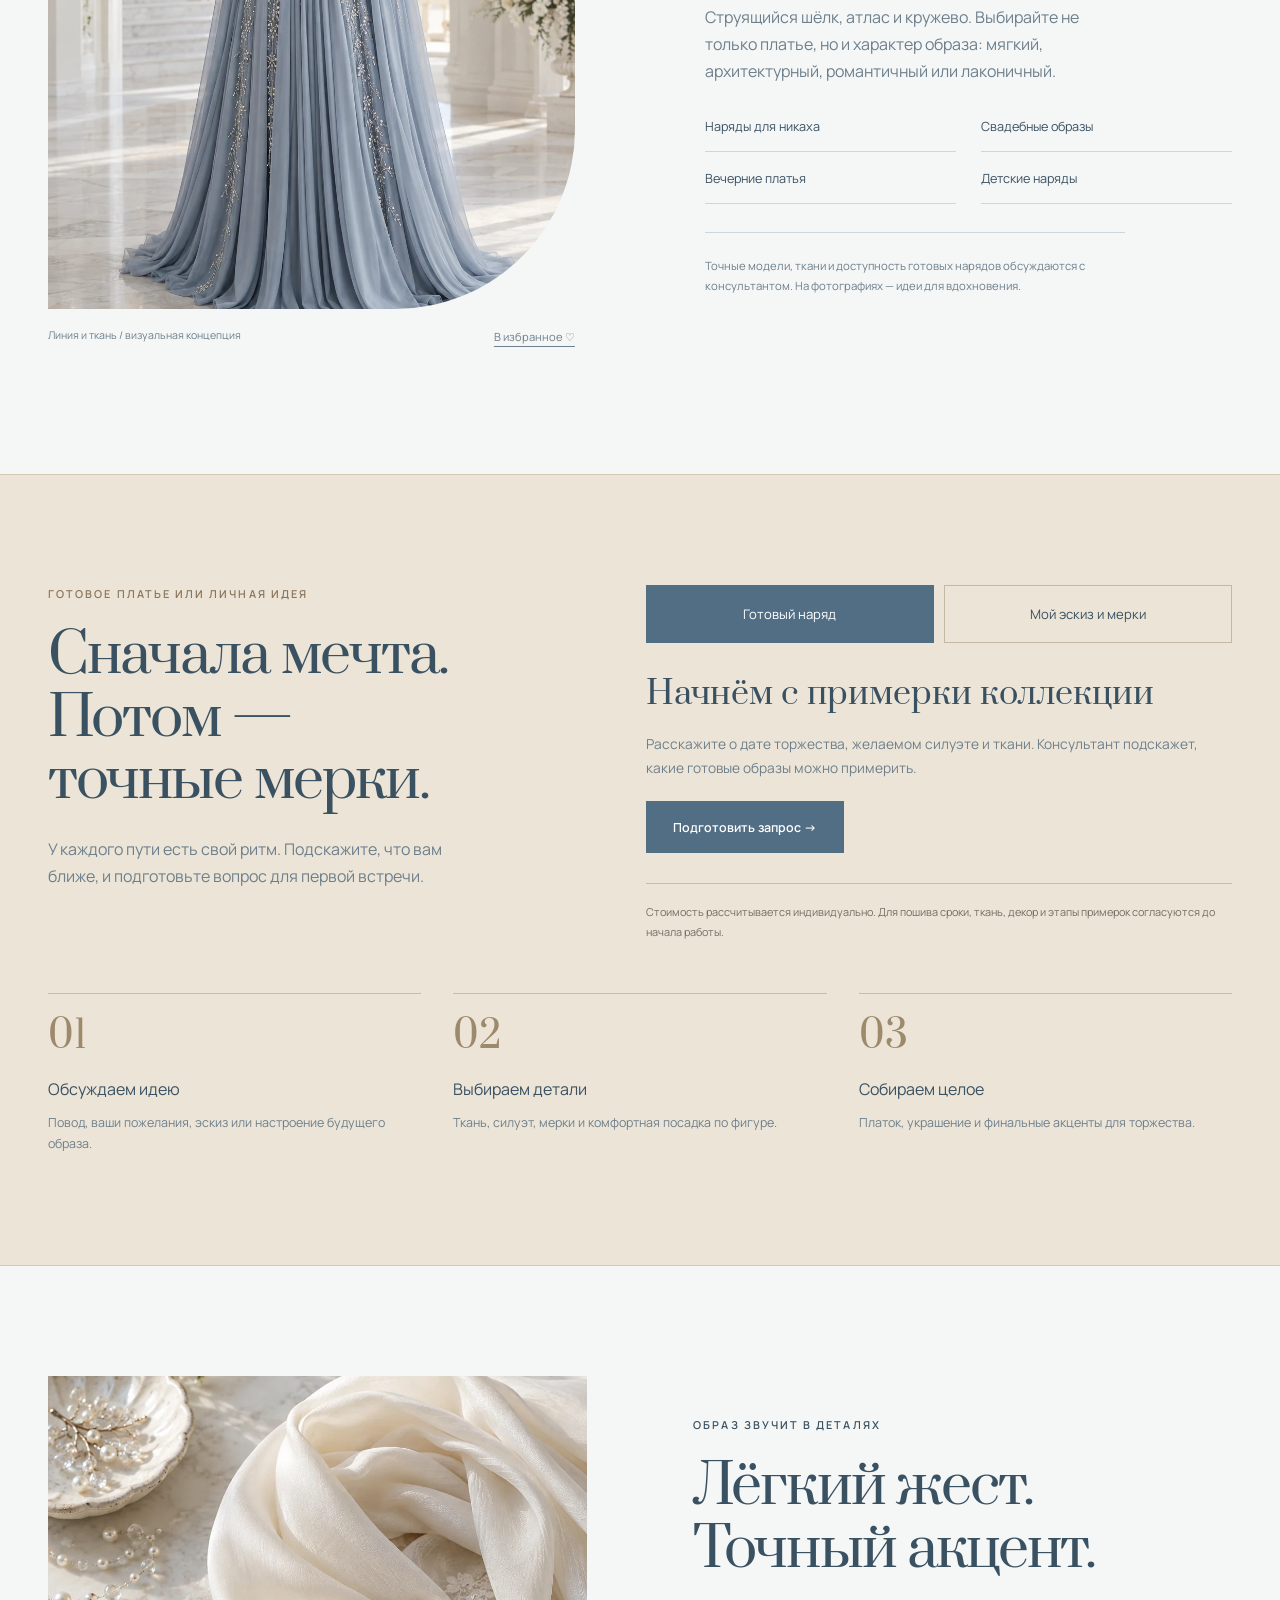
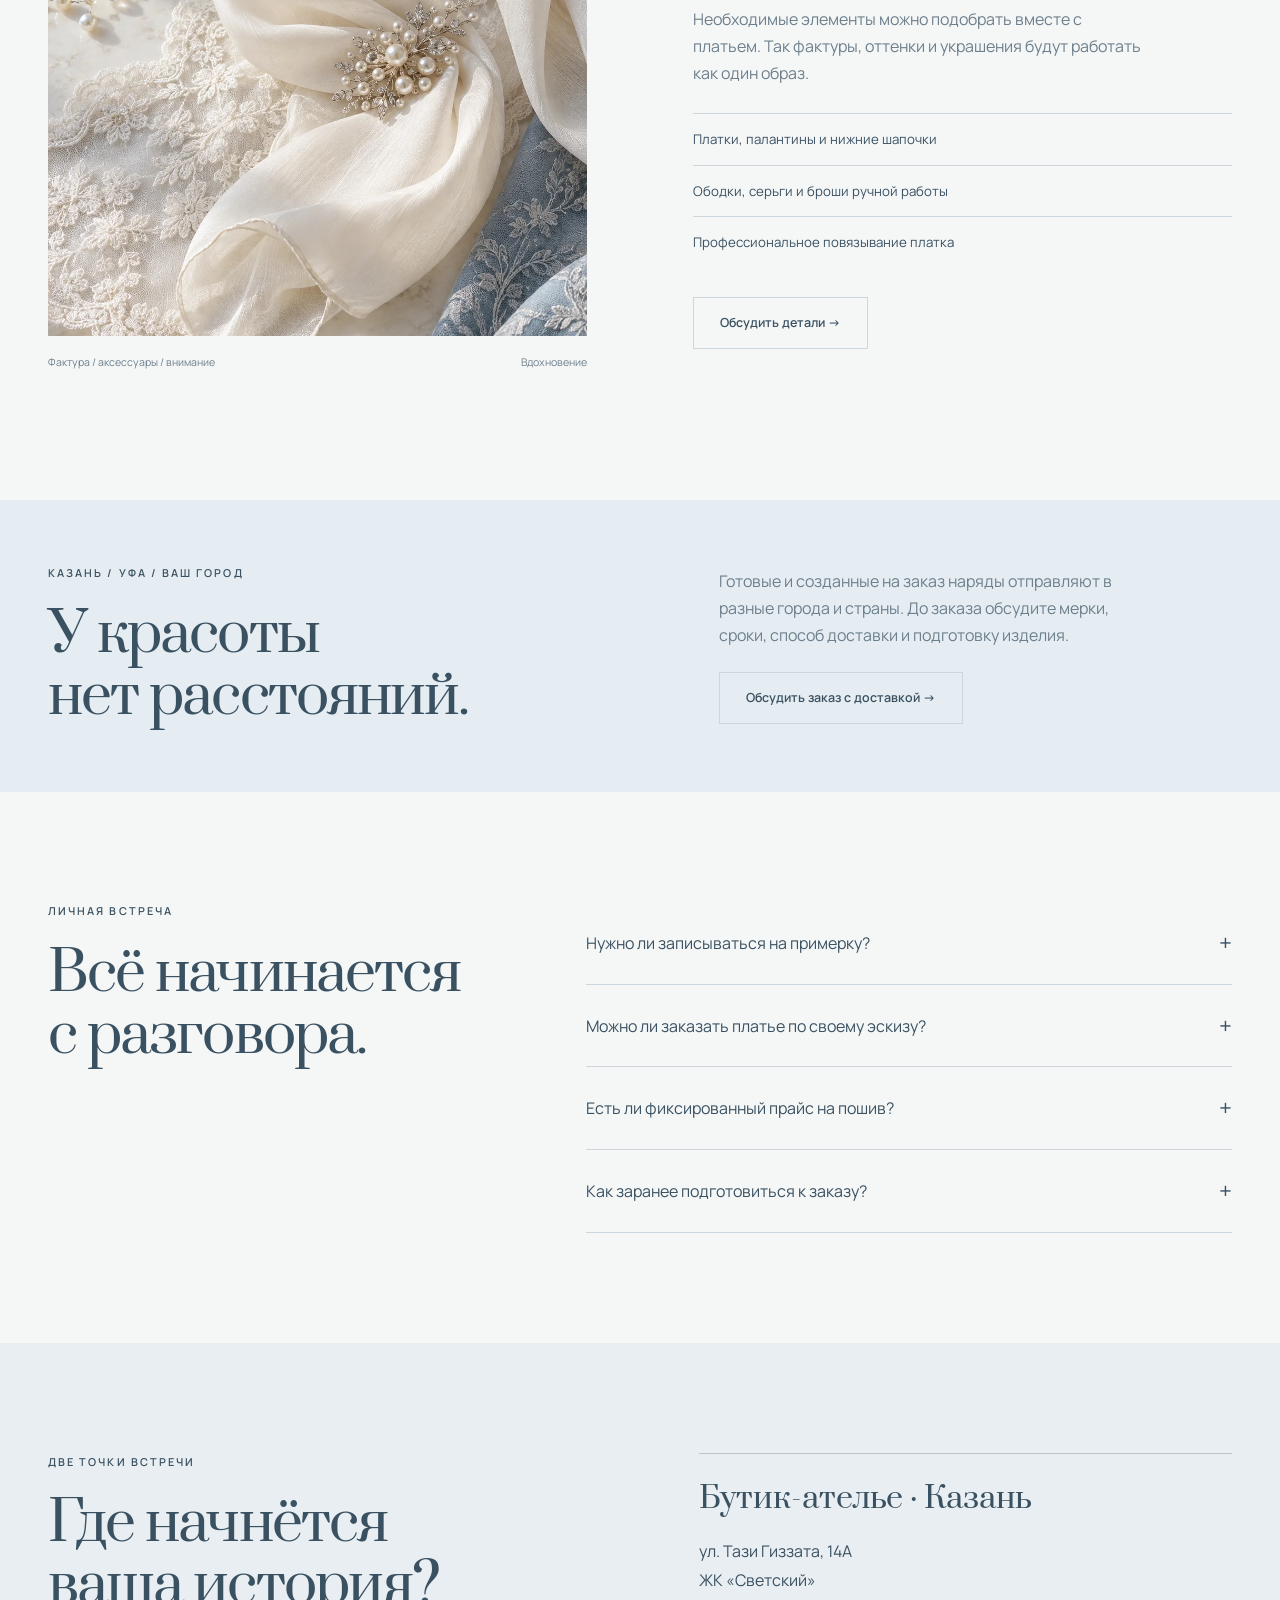
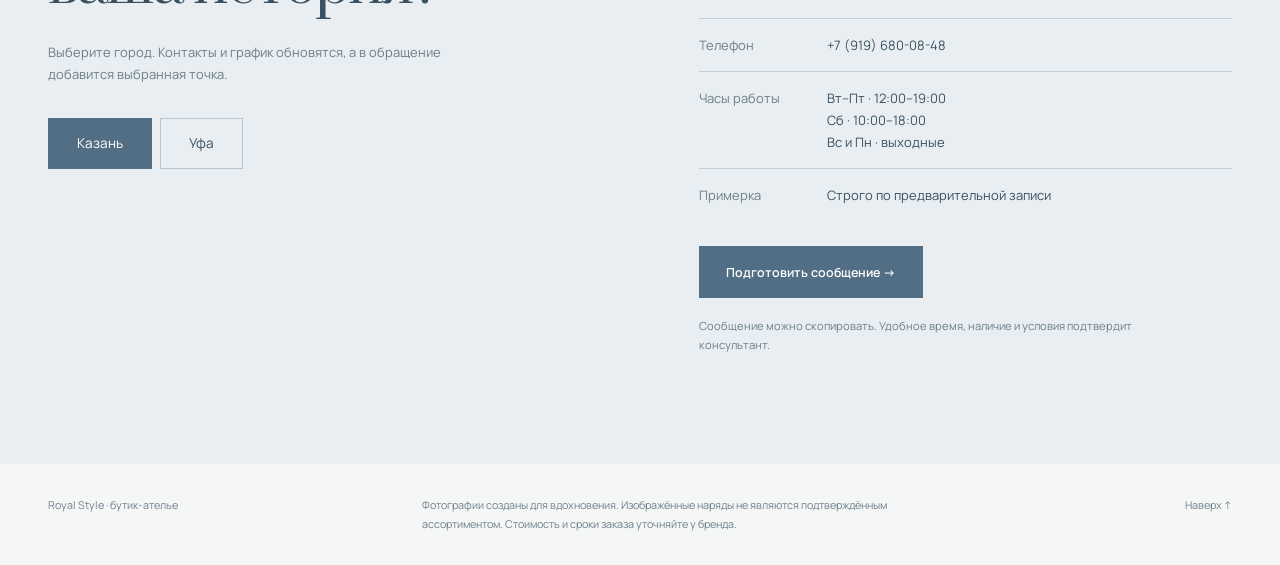
<file: royal-style/index.html>
<!doctype html><html lang="ru"><head><meta charset="utf-8"><meta name="viewport" content="width=device-width,initial-scale=1"><title>Royal Style — образы для никаха и индивидуальный пошив</title><meta name="description" content="Royal Style — бутик-ателье в Казани и шоурум в Уфе. Платья для никаха, свадебные и вечерние образы, индивидуальный пошив и аксессуары. Примерки по записи."><meta name="theme-color" content="#f5f7f7"><link rel="stylesheet" href="../shared/base.css"><style>
:root{--bg:#f5f7f7;--ink:#3a5162;--muted:#6d7f8c;--accent:#708ca2;--line:#ccd6dd}.site-header{border-bottom:1px solid var(--line)}.header-inner{display:flex;justify-content:space-between;align-items:center;min-height:102px;gap:25px}.brand{display:flex;align-items:center;gap:15px}.brand img{width:59px;height:59px;object-fit:contain}.brand span{font-family:var(--serif);font-size:1.35rem;letter-spacing:.02em}.header-action{background:transparent;border:0;border-bottom:1px solid var(--accent);padding:6px 0}.btn{background:#526e84;border-color:#526e84;color:#fff}.hero{padding:54px 0 75px}.hero-layout{display:grid;grid-template-columns:1.1fr 1fr;gap:8%;align-items:center}.hero h1{font-size:clamp(3rem,5.8vw,6.5rem);line-height:1.13;letter-spacing:-.045em;max-width:630px}.hero h1 span{color:var(--accent)}.hero .eyebrow{letter-spacing:.23em;margin-bottom:28px}.hero-copy>p{margin:28px 0 32px;max-width:405px;color:var(--muted);font-size:.88rem}.hero-actions{display:flex;flex-wrap:wrap;gap:12px}.hero-meta{display:flex;gap:35px;border-top:1px solid var(--line);padding-top:26px;margin-top:42px;font-size:.73rem}.hero-meta span{display:block;color:var(--muted);font-size:.6rem;letter-spacing:.13em;text-transform:uppercase;margin-bottom:5px}.hero-photo{position:relative;padding:17px 17px 0;border:1px solid var(--line);border-radius:250px 250px 0 0}.hero-photo .gallery-trigger{height:702px;border-radius:230px 230px 0 0}.hero-photo img{width:100%;height:100%;object-fit:cover;object-position:center 15%}.photo-info{display:flex;justify-content:space-between;gap:18px;align-items:center;font-size:.66rem;color:var(--muted);padding:18px 0}.save{border:0;background:none;padding:0;text-decoration:underline;text-underline-offset:5px;font-size:.7rem}.city-ribbon{background:#e5edf2;border-block:1px solid var(--line);padding:28px 0}.city-ribbon-inner{display:flex;justify-content:space-between;align-items:center;gap:25px;font-size:.77rem}.city-ribbon strong{font-family:var(--serif);font-size:1.65rem;font-weight:400}.collection-layout{display:grid;grid-template-columns:1fr 1fr;gap:11%;align-items:center}.collection-copy p{color:var(--muted);margin-top:25px;max-width:420px}.collection-photo .gallery-trigger{height:688px;border-radius:0 0 180px 0}.collection-photo img{width:100%;height:100%;object-fit:cover;object-position:center 15%}.collection-note{font-size:.71rem!important;border-top:1px solid var(--line);padding-top:23px;margin-top:28px!important}.type-list{display:grid;grid-template-columns:1fr 1fr;gap:16px 25px;margin-top:30px}.type-list span{font-size:.79rem;border-bottom:1px solid var(--line);padding-bottom:14px}.atelier{background:#ece5d7;border-block:1px solid #d5c9b5}.atelier-grid{display:grid;grid-template-columns:.9fr 1.1fr;gap:10%;align-items:start}.atelier .eyebrow{color:#8b755b}.atelier h2{max-width:540px}.atelier p{margin-top:24px;color:var(--muted);max-width:410px}.atelier-switch{display:grid;grid-template-columns:1fr 1fr;gap:10px}.atelier-switch button{padding:17px 15px;background:transparent;border:1px solid #c4b7a3;min-height:58px;font-size:.82rem}.atelier-switch button[aria-pressed=true]{background:#526e84;border-color:#526e84;color:white}.atelier-result{padding:30px 0;border-bottom:1px solid #c9bda9}.atelier-result h3{font-family:var(--serif);font-size:2rem}.atelier-result p{max-width:none;font-size:.86rem;margin:16px 0 22px}.atelier .fine{font-size:.68rem;line-height:1.8;color:#736d63;max-width:none;margin-top:18px}.process{display:grid;grid-template-columns:repeat(3,1fr);gap:32px;margin-top:52px}.process article{border-top:1px solid #c9bda9;padding-top:20px}.process span{font:400 2.3rem/1.2 var(--serif);color:#9d896c;display:block;margin-bottom:20px}.process h3{font-size:1rem}.process p{font-size:.78rem;margin-top:12px;max-width:340px}.detail-grid{display:grid;grid-template-columns:1fr 1fr;gap:9%;align-items:center}.detail-photo .gallery-trigger{height:560px}.detail-photo img{width:100%;height:100%;object-fit:cover}.detail-copy p{margin-top:25px;color:var(--muted);max-width:450px}.detail-copy ul{padding:0;list-style:none;margin:26px 0}.detail-copy li{padding:14px 0;border-top:1px solid var(--line);font-size:.83rem}.detail-copy .btn-outline{margin-top:3px}.delivery{background:#e5edf2;padding:64px 0}.delivery-grid{display:grid;grid-template-columns:1.1fr 1fr;align-items:center;gap:9%}.delivery-grid p{color:var(--muted);max-width:420px}.delivery-grid .btn-outline{margin-top:22px}.faq-grid{display:grid;grid-template-columns:.8fr 1.2fr;gap:9%}.contact{background:#e8eef1}.contact-grid{display:grid;grid-template-columns:1fr 1fr;gap:10%;align-items:start}.city-tabs{display:flex;gap:8px;margin-top:32px}.city-tabs button{padding:13px 28px;border:1px solid #b6c5d0;background:transparent;font-size:.85rem}.city-tabs button[aria-pressed=true]{background:#526e84;color:white;border-color:#526e84}.location-card{border-top:1px solid #b6c5d0;padding-top:24px}.location-card h3{font-family:var(--serif);font-size:1.9rem}.location-card address{font-style:normal;font-size:1rem;margin:18px 0 24px;line-height:1.8}.contact-row{display:grid;grid-template-columns:110px 1fr;gap:18px;font-size:.81rem;padding:15px 0;border-top:1px solid #c5d0d6}.contact-row>span{color:var(--muted)}.location-card .btn{margin-top:25px}.location-card .fine{font-size:.7rem;color:var(--muted);margin-top:18px;max-width:500px}.contact-caption{font-size:.81rem;color:var(--muted);margin-top:24px;max-width:450px}.footer{padding:32px 0;font-size:.67rem;color:var(--muted)}.footer-grid{display:flex;justify-content:space-between;gap:28px}.footer-grid p{max-width:520px}
@media(max-width:1100px){.hero-layout{gap:5%}.hero h1{font-size:4.7rem}.hero-photo .gallery-trigger{height:615px}.hero-photo{padding:13px 13px 0}.collection-photo .gallery-trigger{height:605px}.brand span{font-size:1.13rem}.nav-links{gap:17px}.detail-photo .gallery-trigger{height:510px}.hero-meta{gap:25px}.collection-layout{gap:8%}.contact-grid{gap:7%}}
@media(max-width:800px){.header-inner{min-height:82px}.brand img{width:47px;height:47px}.brand span{font-size:1.12rem}.hero{padding:30px 0 50px}.hero-layout,.collection-layout,.atelier-grid,.detail-grid,.delivery-grid,.faq-grid,.contact-grid{grid-template-columns:1fr;gap:36px}.hero h1{font-size:clamp(2.85rem,9vw,5.5rem);max-width:680px}.hero-copy>p{max-width:560px;margin:23px 0}.hero-meta{margin-top:30px}.hero-photo{width:100%;max-width:570px;margin:auto}.hero-photo .gallery-trigger{height:710px}.city-ribbon-inner{flex-wrap:wrap;gap:12px 25px}.collection-copy{grid-row:1}.collection-photo{width:100%;max-width:590px;margin:auto}.collection-photo .gallery-trigger{height:710px}.atelier-grid{gap:30px}.process{margin-top:35px;gap:22px}.detail-copy{grid-row:1}.detail-photo{width:100%;max-width:580px;margin:auto}.detail-photo .gallery-trigger{height:600px}.footer-grid{flex-direction:column;gap:13px}.delivery{padding:50px 0}.contact-caption{margin-top:18px}}
@media(max-width:520px){.hero-photo .gallery-trigger{height:510px;border-radius:160px 160px 0 0}.hero-photo{border-radius:180px 180px 0 0}.hero-actions .btn,.hero-actions .btn-outline{flex:1}.hero-meta{font-size:.69rem;gap:23px}.city-ribbon-inner{display:block}.city-ribbon-inner strong{display:block;margin-bottom:7px;font-size:1.4rem}.city-ribbon-inner>span{display:block;margin-top:4px}.collection-photo .gallery-trigger{height:500px;border-radius:0 0 120px 0}.type-list{gap:12px 20px}.process{grid-template-columns:1fr;gap:22px}.process article{display:grid;grid-template-columns:45px 1fr;gap:16px}.process span{grid-row:1/3;margin:0}.process p{margin-top:0;max-width:none}.atelier-switch button{font-size:.77rem;padding:13px 10px}.detail-photo .gallery-trigger{height:430px}.city-tabs button{padding:13px 25px}.contact-row{grid-template-columns:1fr;gap:7px}.photo-info{flex-direction:column;align-items:flex-start;gap:7px}.hero h1{font-size:2.95rem}.hero-photo .photo-info{padding-inline:4px}.location-card h3{font-size:1.7rem}}
.hero-layout>*,.collection-layout>*,.atelier-grid>*,.atelier-switch>*,.process>*,.detail-grid>*,.delivery-grid>*,.faq-grid>*,.contact-grid>*,.contact-row>*{min-width:0}h1,h2,h3,p,button,a{overflow-wrap:anywhere}.hero-actions>*{min-width:0;max-width:100%}.hero-meta>*{min-width:0}.btn,.btn-outline{max-width:100%}@media(max-width:800px){.hero-layout,.collection-layout,.atelier-grid,.detail-grid,.delivery-grid,.faq-grid,.contact-grid{grid-template-columns:minmax(0,1fr)}}
</style><script defer src="../shared/site.js"></script></head><body data-brand="Royal Style" data-name="Royal Style" data-phone="+79196800848" data-visit-mode="appointment" data-dialog-title="Ваша встреча с Royal Style"><a class="skip-link" href="#main">Перейти к содержанию</a><header class="site-header"><div class="container header-inner"><a class="brand" href="#main" aria-label="Royal Style — главная"><img src="../assets/royal-style-logo.svg" alt="Монограмма Royal Style"><span>Royal Style</span></a><nav class="nav-links" data-mobile-nav id="main-nav" aria-label="Основная навигация"><a href="#collection">Наряды</a><a href="#atelier">Ателье</a><a href="#details">Детали</a><a href="#contacts">Два города</a></nav><button class="header-action" data-book data-topic="Хочу записаться на примерку в Royal Style">По записи ↗</button><button data-menu-toggle aria-controls="main-nav" aria-expanded="false" aria-label="Открыть меню">☰</button></div></header><main id="main">
<section class="hero"><div class="container hero-layout"><div class="hero-copy"><span class="eyebrow">Бутик-ателье / Казань и Уфа</span><h1>Искусство<br>быть собой.<br><span>В особенный<br>день.</span></h1><p>Закрытые наряды для никаха, свадьбы и вечернего торжества. Готовые образы и индивидуальный пошив — с вниманием к линиям, ткани и вашим пожеланиям.</p><div class="hero-actions"><button class="btn" data-book data-topic="Хочу обсудить образ для никаха в Royal Style">Обсудить свой образ →</button><a class="btn-outline" href="#atelier">Готовое или свой эскиз</a></div><div class="hero-meta"><div><span>Формат</span>Личная примерка по записи</div><div><span>География</span>Казань · Уфа · доставка</div></div></div><div class="hero-photo"><button class="gallery-trigger" data-lightbox="../assets/royal-style-hero.webp" data-caption="Закрытый торжественный образ для никаха. Редакционное вдохновение Royal Style." aria-label="Рассмотреть закрытый торжественный образ"><img src="../assets/royal-style-hero.webp" alt="Невеста в закрытом торжественном платье и платке" width="1024" height="1536" fetchpriority="high"></button><div class="photo-info"><span>Никах / вдохновение</span><button class="save" data-wishlist="Сдержанная торжественность для никаха">Сохранить ♡</button></div></div></div></section>
<section class="city-ribbon" aria-label="Особенности бренда"><div class="container city-ribbon-inner"><strong>Royal Style</strong><span>Закрытые силуэты и благородные фактуры</span><span>Готовые наряды + индивидуальный пошив</span></div></section>
<section class="section" id="collection"><div class="container collection-layout"><div class="collection-photo reveal"><button class="gallery-trigger" data-lightbox="../assets/royal-style-look.webp" data-caption="Современный закрытый силуэт — идея для будущего праздничного образа." aria-label="Открыть второй закрытый силуэт"><img src="../assets/royal-style-look.webp" alt="Элегантный закрытый праздничный силуэт" width="1024" height="1536" loading="lazy"></button><div class="photo-info"><span>Линия и ткань / визуальная концепция</span><button class="save" data-wishlist="Современный закрытый силуэт">В избранное ♡</button></div></div><div class="collection-copy reveal"><span class="eyebrow">Современная modest fashion</span><h2>Когда сдержанность<br>становится<br>выразительной.</h2><p>Струящийся шёлк, атлас и кружево. Выбирайте не только платье, но и характер образа: мягкий, архитектурный, романтичный или лаконичный.</p><div class="type-list"><span>Наряды для никаха</span><span>Свадебные образы</span><span>Вечерние платья</span><span>Детские наряды</span></div><p class="collection-note">Точные модели, ткани и доступность готовых нарядов обсуждаются с консультантом. На фотографиях — идеи для вдохновения.</p></div></div></section>
<section class="section atelier" id="atelier"><div class="container"><div class="atelier-grid"><div class="reveal"><span class="eyebrow">Готовое платье или личная идея</span><h2>Сначала мечта.<br>Потом —<br>точные мерки.</h2><p>У каждого пути есть свой ритм. Подскажите, что вам ближе, и подготовьте вопрос для первой встречи.</p></div><div class="reveal"><div class="atelier-switch" role="group" aria-label="Способ создания наряда"><button id="royal-ready" data-royal-mode="ready" aria-pressed="true">Готовый наряд</button><button id="royal-custom" data-royal-mode="custom" aria-pressed="false">Мой эскиз и мерки</button></div><div class="atelier-result" aria-live="polite"><h3 id="royal-mode-title">Начнём с примерки коллекции</h3><p id="royal-mode-copy">Расскажите о дате торжества, желаемом силуэте и ткани. Консультант подскажет, какие готовые образы можно примерить.</p><button class="btn" id="royal-mode-action" data-book data-topic="Хочу примерить готовые наряды Royal Style в Казани">Подготовить запрос →</button></div><p class="fine">Стоимость рассчитывается индивидуально. Для пошива сроки, ткань, декор и этапы примерок согласуются до начала работы.</p></div></div><div class="process"><article><span>01</span><h3>Обсуждаем идею</h3><p>Повод, ваши пожелания, эскиз или настроение будущего образа.</p></article><article><span>02</span><h3>Выбираем детали</h3><p>Ткань, силуэт, мерки и комфортная посадка по фигуре.</p></article><article><span>03</span><h3>Собираем целое</h3><p>Платок, украшение и финальные акценты для торжества.</p></article></div></div></section>
<section class="section" id="details"><div class="container detail-grid"><div class="detail-photo reveal"><button class="gallery-trigger" data-lightbox="../assets/royal-style-detail.webp" data-caption="Платок, ткань и украшения в светлой палитре — концептуальная фотография деталей." aria-label="Рассмотреть платок и праздничные детали"><img src="../assets/royal-style-detail.webp" alt="Нежные ткани, платок и праздничные украшения" width="1024" height="1536" loading="lazy"></button><div class="photo-info"><span>Фактура / аксессуары / внимание</span><span>Вдохновение</span></div></div><div class="detail-copy reveal"><span class="eyebrow">Образ звучит в деталях</span><h2>Лёгкий жест.<br>Точный акцент.</h2><p>Необходимые элементы можно подобрать вместе с платьем. Так фактуры, оттенки и украшения будут работать как один образ.</p><ul><li>Платки, палантины и нижние шапочки</li><li>Ободки, серьги и броши ручной работы</li><li>Профессиональное повязывание платка</li></ul><button class="btn-outline" data-book data-topic="Хочу обсудить платок, аксессуары и повязывание в день торжества">Обсудить детали →</button></div></div></section>
<section class="delivery"><div class="container delivery-grid"><div><span class="eyebrow">Казань / Уфа / ваш город</span><h2>У красоты<br>нет расстояний.</h2></div><div><p>Готовые и созданные на заказ наряды отправляют в разные города и страны. До заказа обсудите мерки, сроки, способ доставки и подготовку изделия.</p><button class="btn-outline" data-book data-topic="Хочу заказать наряд Royal Style с доставкой в другой город">Обсудить заказ с доставкой →</button></div></div></section>
<section class="section"><div class="container faq-grid"><div><span class="eyebrow">Личная встреча</span><h2>Всё начинается<br>с разговора.</h2></div><div><details><summary>Нужно ли записываться на примерку?</summary><p>Да. Бутик в Казани и шоурум в Уфе принимают строго по предварительной записи. Уточните свободное время и сообщите повод визита.</p></details><details><summary>Можно ли заказать платье по своему эскизу?</summary><p>Royal Style создаёт наряды по персональным меркам и индивидуальным эскизам. Возьмите идею или референсы, чтобы обсудить конструкцию, ткань, сроки и стоимость.</p></details><details><summary>Есть ли фиксированный прайс на пошив?</summary><p>Стоимость определяется по выбранной ткани, крою и декору. Смета и этапы работы согласуются индивидуально.</p></details><details><summary>Как заранее подготовиться к заказу?</summary><p>Обращайтесь заблаговременно. Для пошива нужны время на согласование эскиза, подбор материала и примерки. Точный срок назовёт ателье после обсуждения.</p></details></div></div></section>
<section class="section contact" id="contacts"><div class="container contact-grid"><div><span class="eyebrow">Две точки встречи</span><h2>Где начнётся<br>ваша история?</h2><p class="contact-caption">Выберите город. Контакты и график обновятся, а в обращение добавится выбранная точка.</p><div class="city-tabs" role="group" aria-label="Выбрать город Royal Style"><button id="royal-kazan" data-royal-city="kazan" aria-pressed="true">Казань</button><button id="royal-ufa" data-royal-city="ufa" aria-pressed="false">Уфа</button></div></div><div class="location-card" aria-live="polite"><h3 id="royal-city-name">Бутик-ателье · Казань</h3><address id="royal-address">ул. Тази Гиззата, 14А<br>ЖК «Светский»</address><div class="contact-row"><span>Телефон</span><a id="royal-phone" href="tel:+79196800848">+7 (919) 680-08-48</a></div><div class="contact-row"><span>Часы работы</span><p id="royal-hours">Вт–Пт · 12:00–19:00<br>Сб · 10:00–18:00<br>Вс и Пн · выходные</p></div><div class="contact-row"><span>Примерка</span><p>Строго по предварительной записи</p></div><button class="btn" id="royal-contact-action" data-book data-topic="Хочу записаться в Royal Style в Казани">Подготовить сообщение →</button><p class="fine">Сообщение можно скопировать. Удобное время, наличие и условия подтвердит консультант.</p></div></div></section>
</main><footer class="footer"><div class="container footer-grid"><span>Royal Style · бутик-ателье</span><p>Фотографии созданы для вдохновения. Изображённые наряды не являются подтверждённым ассортиментом. Стоимость и сроки заказа уточняйте у бренда.</p><a href="#main">Наверх ↑</a></div></footer><script>
(()=>{let mode='ready',city='kazan';const cities={kazan:{label:'Казани',title:'Бутик-ателье · Казань',address:'ул. Тази Гиззата, 14А<br>ЖК «Светский»',phone:'+79196800848',display:'+7 (919) 680-08-48',hours:'Вт–Пт · 12:00–19:00<br>Сб · 10:00–18:00<br>Вс и Пн · выходные'},ufa:{label:'Уфе',title:'Шоурум · Уфа',address:'ул. Октябрьской Революции, 19Б',phone:'+79173721516',display:'+7 (917) 372-15-16',hours:'Часы работы уточняются при записи'}};function update(){const c=cities[city];document.querySelector('#royal-mode-title').textContent=mode==='ready'?'Начнём с примерки коллекции':'Создадим наряд по вашей идее';document.querySelector('#royal-mode-copy').textContent=mode==='ready'?'Расскажите о дате торжества, желаемом силуэте и ткани. Консультант подскажет, какие готовые образы можно примерить.':'Принесите эскиз или референсы. В ателье обсудят конструкцию, ткань, персональные мерки, этапы примерок и сроки.';document.querySelector('#royal-mode-action').dataset.topic=(mode==='ready'?'Хочу примерить готовые наряды Royal Style':'Хочу обсудить индивидуальный пошив Royal Style')+' в '+c.label;document.querySelector('#royal-contact-action').dataset.topic='Хочу записаться в Royal Style в '+c.label;document.body.dataset.phone=c.phone;document.querySelector('#royal-city-name').textContent=c.title;document.querySelector('#royal-address').innerHTML=c.address;document.querySelector('#royal-hours').innerHTML=c.hours;const p=document.querySelector('#royal-phone');p.href='tel:'+c.phone;p.textContent=c.display;}document.querySelectorAll('[data-royal-mode]').forEach(b=>b.addEventListener('click',()=>{mode=b.dataset.royalMode;document.querySelectorAll('[data-royal-mode]').forEach(x=>x.setAttribute('aria-pressed',String(x===b)));update()}));document.querySelectorAll('[data-royal-city]').forEach(b=>b.addEventListener('click',()=>{city=b.dataset.royalCity;document.querySelectorAll('[data-royal-city]').forEach(x=>x.setAttribute('aria-pressed',String(x===b)));update()}));})();
</script></body></html>
</file>
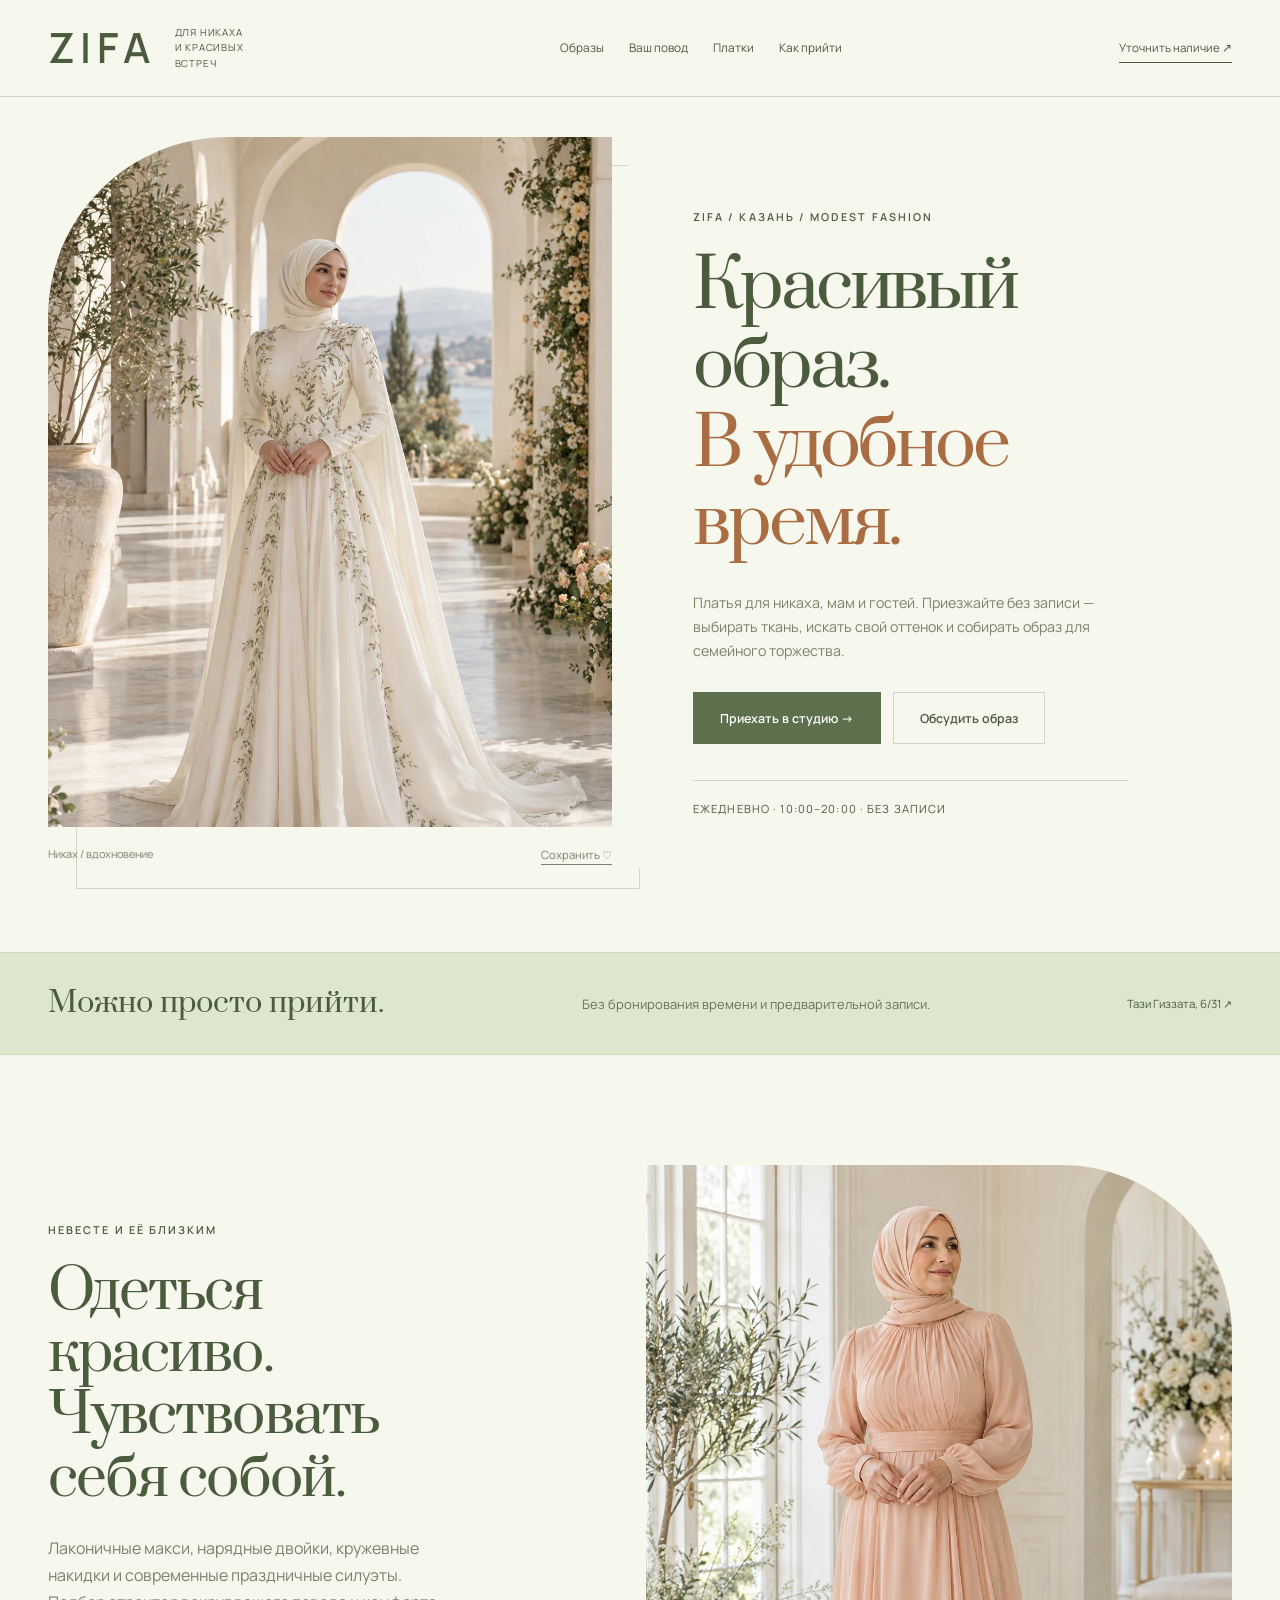
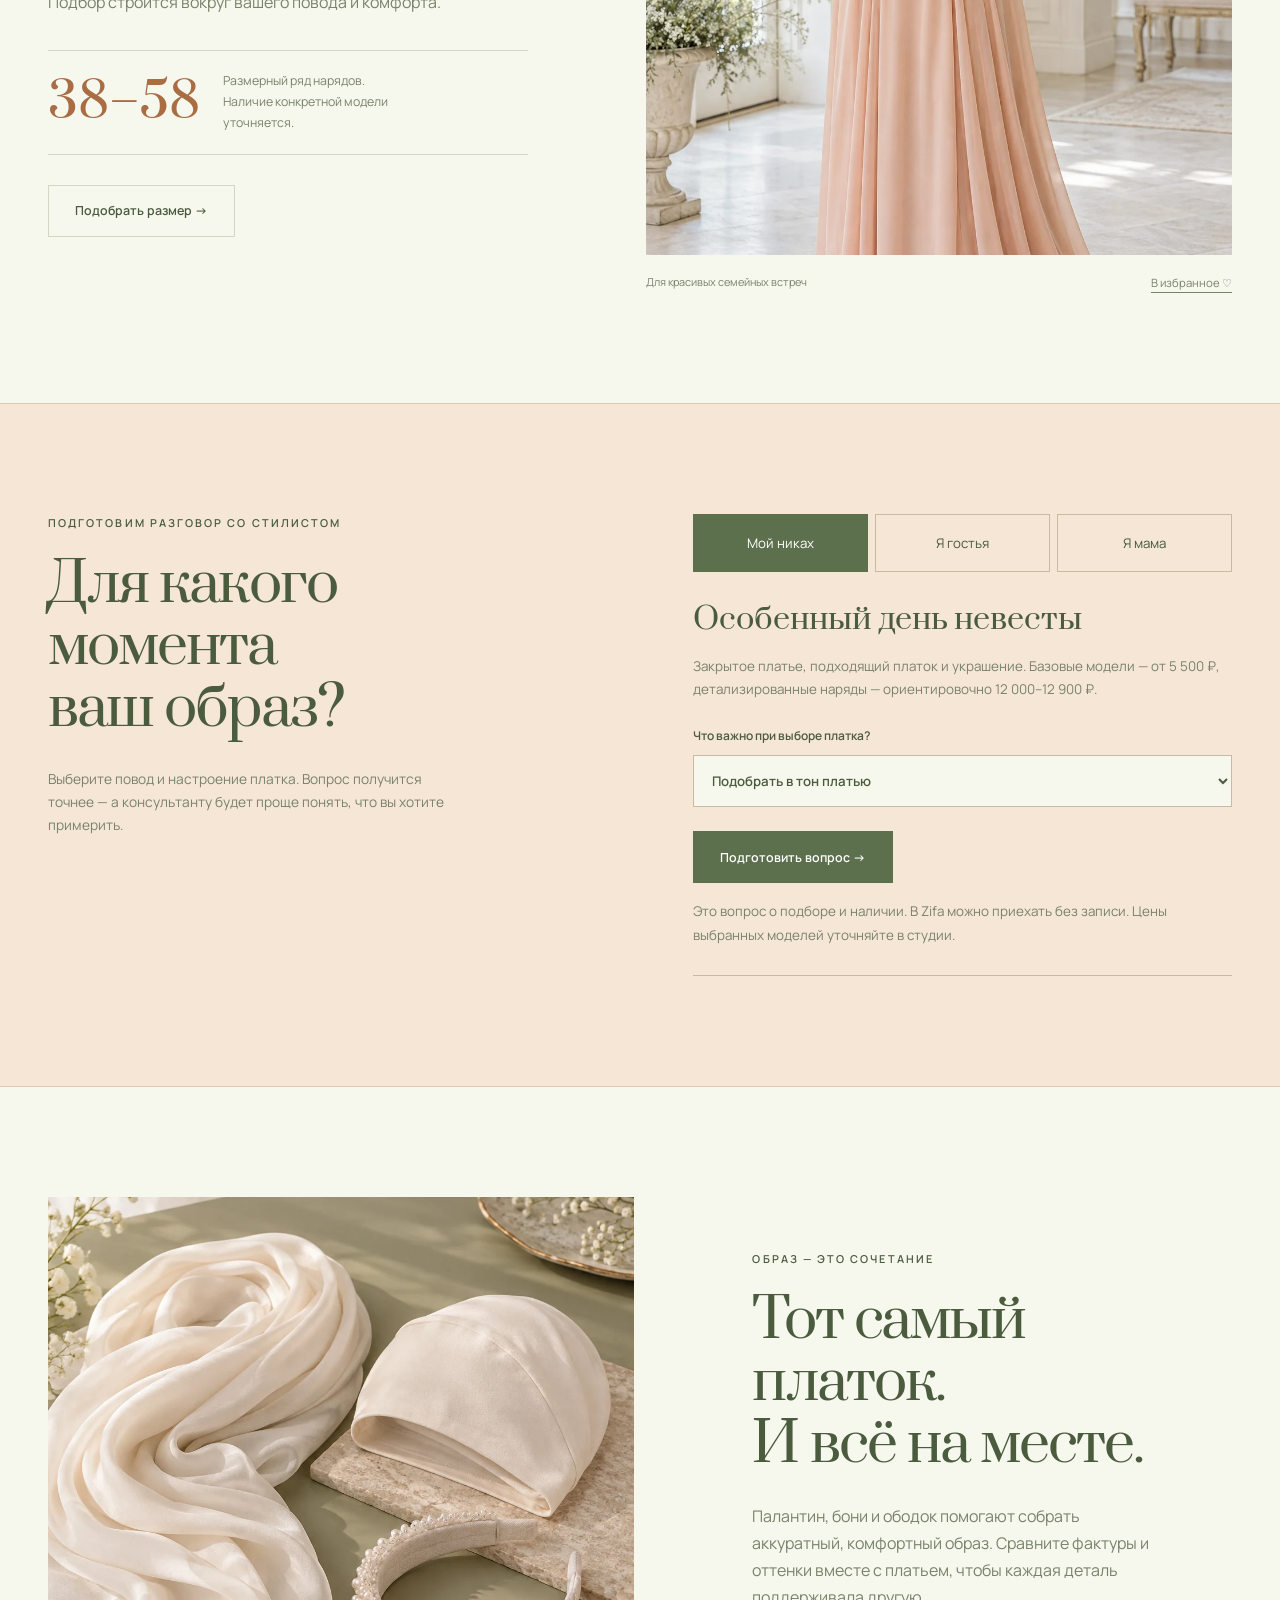
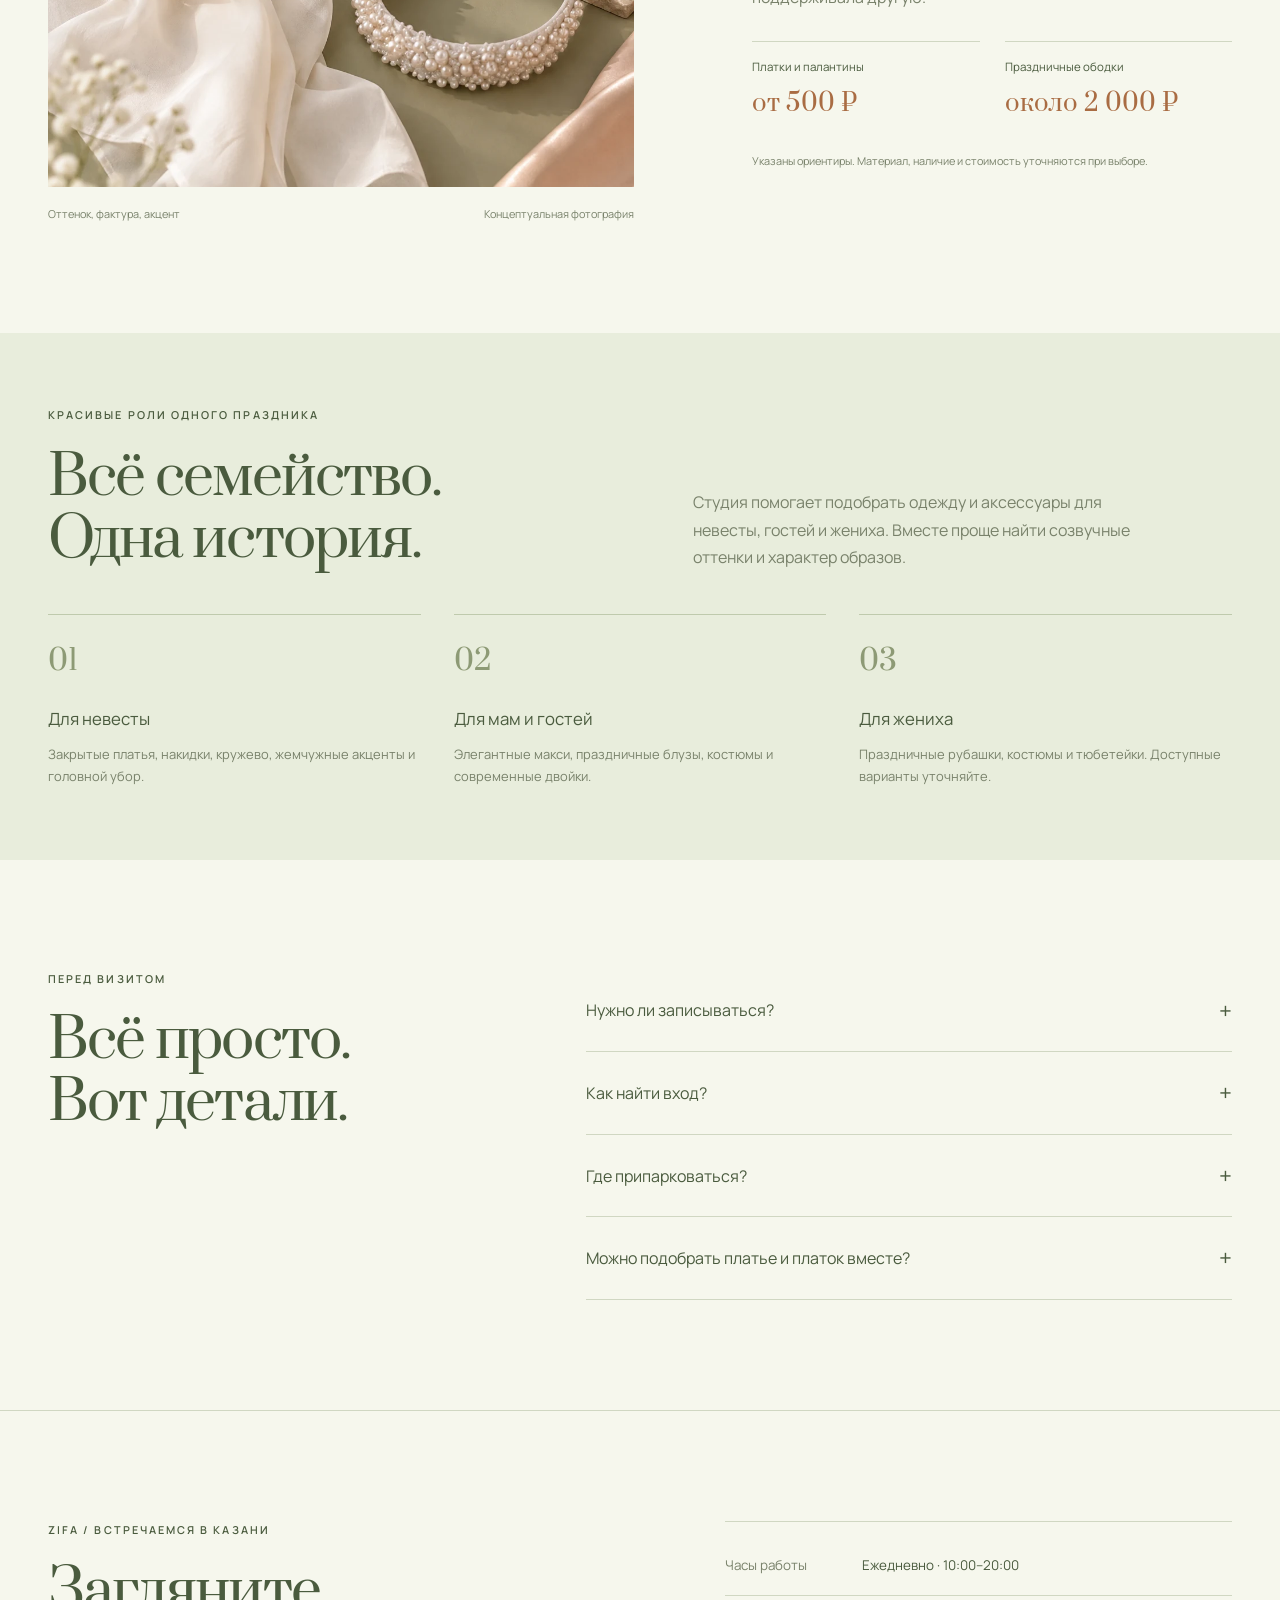
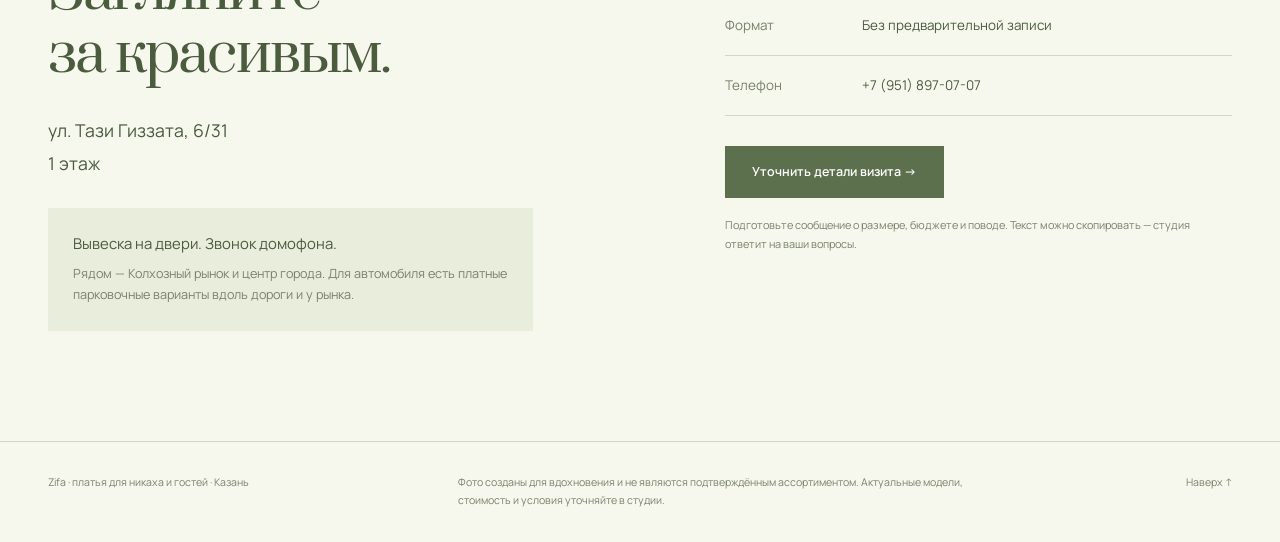
<file: zifa/index.html>
<!doctype html><html lang="ru"><head><meta charset="utf-8"><meta name="viewport" content="width=device-width,initial-scale=1"><title>Zifa — платья для никаха и гостей в Казани</title><meta name="description" content="Студия Zifa в Казани: платья для никаха, мам и гостей, платки и аксессуары. Размеры 38–58. Ежедневно с 10:00 до 20:00, без предварительной записи."><meta name="theme-color" content="#f6f7ed"><link rel="stylesheet" href="../shared/base.css"><style>
:root{--bg:#f6f7ed;--ink:#4a5b3e;--muted:#79826b;--accent:#a96c43;--line:#d0d7c2}.site-header{border-bottom:1px solid var(--line)}.header-inner{display:flex;align-items:center;justify-content:space-between;gap:25px;min-height:96px}.brand{display:flex;align-items:center;gap:19px}.brand b{font-weight:600;font-size:2.6rem;line-height:1;letter-spacing:.13em}.brand span{font-size:.61rem;line-height:1.55;max-width:108px;text-transform:uppercase;letter-spacing:.08em}.header-action{border:0;background:transparent;border-bottom:1px solid var(--ink);padding:5px 0}.btn{background:#5d704d;border-color:#5d704d;color:#fff}.hero{padding:40px 0 63px}.hero-grid{display:grid;grid-template-columns:1fr 1fr;gap:0;align-items:center}.hero-photo{padding:0 28px 25px 0;position:relative}.hero-photo .gallery-trigger{height:690px;border-radius:180px 0 0 0}.hero-photo img{width:100%;height:100%;object-fit:cover;object-position:center 17%}.hero-photo:after{content:'';position:absolute;inset:28px 0 0 28px;border:1px solid var(--line);z-index:-1;border-radius:180px 0 0 0}.hero-copy{position:relative;padding:50px 0 50px 65px;background:var(--bg);margin-left:-12px}.hero-copy h1{font-size:clamp(3.1rem,5.3vw,5.9rem);line-height:1.16;letter-spacing:-.046em}.hero-copy h1 span{color:var(--accent)}.hero-copy p{max-width:435px;color:var(--muted);margin:28px 0 29px;font-size:.89rem}.hero-actions{display:flex;flex-wrap:wrap;gap:12px}.hero-tag{margin-top:36px;font-size:.7rem;letter-spacing:.1em;text-transform:uppercase;border-top:1px solid var(--line);padding-top:18px;max-width:435px}.photo-info{display:flex;justify-content:space-between;gap:14px;font-size:.68rem;color:var(--muted);padding-top:18px}.save{border:0;background:none;padding:0;font-size:.71rem;text-decoration:underline;text-underline-offset:5px}.walkin{background:#dfe6d0;border-block:1px solid var(--line);padding:26px 0}.walkin-inner{display:flex;align-items:center;justify-content:space-between;gap:26px}.walkin-inner strong{font-family:var(--serif);font-weight:400;font-size:1.8rem}.walkin-inner p{font-size:.81rem;color:#667658}.walkin-inner span{font-size:.71rem;white-space:nowrap}.collection-layout{display:grid;grid-template-columns:.9fr 1.1fr;gap:10%;align-items:center}.collection-copy p{max-width:400px;color:var(--muted);margin-top:25px}.collection-copy .sizes{display:flex;align-items:center;gap:23px;margin-top:34px;padding-block:20px;border-block:1px solid var(--line)}.sizes b{font-family:var(--serif);font-size:3rem;font-weight:400;line-height:1.2;color:var(--accent);white-space:nowrap}.sizes span{max-width:170px;font-size:.77rem;color:var(--muted)}.collection-photo .gallery-trigger{height:690px;border-radius:0 170px 0 0}.collection-photo img{width:100%;height:100%;object-fit:cover;object-position:center 17%}.collection-copy .btn-outline{margin-top:30px}.brief{background:#f5e6d5;border-block:1px solid #dfc8ae}.brief-grid{display:grid;grid-template-columns:1fr 1fr;gap:9%;align-items:start}.brief-intro p{color:var(--muted);max-width:410px;margin-top:26px;font-size:.86rem}.brief-tabs{display:grid;grid-template-columns:repeat(3,1fr);gap:7px}.brief-tabs button{padding:17px 10px;min-height:58px;border:1px solid #cbb9a2;background:transparent;font-size:.83rem}.brief-tabs button[aria-pressed=true]{background:#5d704d;color:white;border-color:#5d704d}.brief-result{border-bottom:1px solid #cbb9a2;padding:27px 0}.brief-result h3{font-family:var(--serif);font-size:1.9rem}.brief-result p{font-size:.84rem;color:var(--muted);margin-top:15px;max-width:540px}.scarf-field{display:block;margin-top:25px;font-size:.75rem;font-weight:600}.scarf-field select{display:block;width:100%;margin-top:9px;padding:14px;background:var(--bg);border:1px solid #cbb9a2;border-radius:0;color:var(--ink);font-size:.83rem;min-height:52px}.brief-action{margin-top:24px}.fine{font-size:.68rem;color:var(--muted);line-height:1.8}.brief .fine{margin-top:16px}.detail-grid{display:grid;grid-template-columns:1.1fr .9fr;gap:10%;align-items:center}.detail-photo .gallery-trigger{height:590px}.detail-photo img{width:100%;height:100%;object-fit:cover}.detail-copy p{color:var(--muted);margin-top:26px;max-width:420px}.detail-price{margin-top:30px;display:grid;grid-template-columns:1fr 1fr;gap:25px}.detail-price>div{border-top:1px solid var(--line);padding-top:15px;font-size:.72rem}.detail-price strong{display:block;font-weight:400;font-family:var(--serif);font-size:1.5rem;margin-top:7px;color:var(--accent)}.family{background:#e8eddc;padding:73px 0}.family-heading{display:grid;grid-template-columns:1fr 1fr;gap:9%;align-items:end}.family-heading p{color:var(--muted);max-width:450px}.family-list{display:grid;grid-template-columns:repeat(3,1fr);gap:33px;margin-top:43px}.family-list article{border-top:1px solid #bfcaad;padding-top:22px}.family-list span{font-family:var(--serif);font-size:1.8rem;color:#8d9a75;display:block;margin-bottom:22px}.family-list h3{font-size:1.05rem}.family-list p{color:var(--muted);font-size:.81rem;margin-top:12px}.faq-grid{display:grid;grid-template-columns:.8fr 1.2fr;gap:9%}.contact{border-top:1px solid var(--line)}.contact-grid{display:grid;grid-template-columns:1.1fr 1fr;gap:10%}.contact-address{font-size:1.1rem;line-height:1.9;margin-top:28px}.arrival{padding:25px;background:#e8eddc;margin-top:27px;max-width:485px}.arrival h3{font-size:.93rem}.arrival p{font-size:.79rem;color:var(--muted);margin-top:10px}.contact-card{border-top:1px solid var(--line);padding-top:14px}.contact-row{display:grid;grid-template-columns:115px 1fr;gap:22px;font-size:.84rem;border-bottom:1px solid var(--line);padding:18px 0}.contact-row span{color:var(--muted)}.contact-card .btn{margin-top:30px}.contact-card .fine{margin-top:17px}.footer{padding:32px 0;border-top:1px solid var(--line);font-size:.66rem;color:var(--muted)}.footer-grid{display:flex;justify-content:space-between;gap:30px}.footer-grid p{max-width:520px}
@media(max-width:1100px){.brand b{font-size:2.3rem}.brand span{font-size:.57rem;max-width:98px}.nav-links{gap:17px}.hero-copy{padding-left:36px}.hero-copy h1{font-size:4.5rem}.hero-photo .gallery-trigger{height:610px}.collection-photo .gallery-trigger{height:615px}.detail-photo .gallery-trigger{height:530px}.walkin-inner strong{font-size:1.5rem}.brief-tabs button{font-size:.77rem}.contact-grid{gap:7%}}
@media(max-width:800px){.header-inner{min-height:82px}.brand b{font-size:2.25rem}.brand span{max-width:120px;font-size:.59rem}.hero{padding:28px 0 48px}.hero-grid,.collection-layout,.brief-grid,.detail-grid,.family-heading,.faq-grid,.contact-grid{grid-template-columns:1fr;gap:35px}.hero-copy{grid-row:1;margin:0;padding:0;background:none}.hero-copy h1{font-size:clamp(2.9rem,9.2vw,5.5rem);max-width:650px}.hero-copy p{margin:22px 0;max-width:590px}.hero-tag{margin-top:25px;max-width:590px}.hero-photo{max-width:610px;width:100%;margin:auto}.hero-photo .gallery-trigger{height:715px}.walkin-inner{flex-wrap:wrap;gap:10px 25px}.walkin-inner strong{font-size:1.6rem}.walkin-inner p{flex:1;min-width:235px}.collection-copy p{max-width:590px}.collection-photo{max-width:590px;width:100%;margin:auto}.collection-photo .gallery-trigger{height:710px}.brief-intro p{max-width:580px}.detail-copy{grid-row:1}.detail-copy p{max-width:590px}.detail-photo{max-width:580px;width:100%;margin:auto}.detail-photo .gallery-trigger{height:630px}.family{padding:55px 0}.family-list{gap:24px;margin-top:33px}.footer-grid{flex-direction:column;gap:13px}.family-heading p{max-width:580px}.contact-address{margin-top:22px}}
@media(max-width:520px){.hero-copy h1{font-size:3rem}.hero-photo .gallery-trigger{height:500px;border-radius:130px 0 0 0}.hero-photo:after{border-radius:130px 0 0 0;inset:18px 0 0 18px}.hero-photo{padding-right:18px;padding-bottom:18px}.hero-actions .btn,.hero-actions .btn-outline{flex:1}.walkin-inner{display:block}.walkin-inner p{margin-top:8px;min-width:0}.walkin-inner span{display:block;margin-top:10px}.collection-photo .gallery-trigger{height:500px;border-radius:0 120px 0 0}.photo-info{flex-direction:column;gap:7px}.brief-tabs{gap:5px}.brief-tabs button{font-size:.74rem;padding:13px 7px;min-height:52px}.brief-result h3{font-size:1.7rem}.detail-photo .gallery-trigger{height:435px}.family-list{grid-template-columns:1fr;gap:27px}.family-list article{display:grid;grid-template-columns:40px 1fr;gap:12px}.family-list span{grid-row:1/3;margin:0}.family-list p{margin:0}.detail-price{gap:20px}.detail-price strong{font-size:1.35rem}.contact-row{grid-template-columns:1fr;gap:7px}.contact-address{font-size:1rem}.arrival{padding:22px}.hero-tag{font-size:.63rem}.sizes b{font-size:2.6rem}}
.hero-grid>*,.collection-layout>*,.brief-grid>*,.brief-tabs>*,.detail-grid>*,.detail-price>*,.family-heading>*,.family-list>*,.faq-grid>*,.contact-grid>*,.contact-row>*{min-width:0}h1,h2,h3,p,button,a{overflow-wrap:anywhere}.hero-actions>*{min-width:0;max-width:100%}.btn,.btn-outline{max-width:100%}.sizes{flex-wrap:wrap}.sizes span{min-width:0;flex:1 1 120px}.brief-tabs{grid-template-columns:repeat(3,minmax(0,1fr))}@media(max-width:800px){.hero-grid,.collection-layout,.brief-grid,.detail-grid,.family-heading,.faq-grid,.contact-grid{grid-template-columns:minmax(0,1fr)}.header-inner .brand{min-width:0;flex:1}.header-inner .brand b{overflow-wrap:anywhere}}@media(max-width:520px){.header-inner .brand span{display:none}}
</style><script defer src="../shared/site.js"></script></head><body data-brand="Zifa" data-name="Zifa" data-phone="+79518970707" data-visit-mode="walkin" data-dialog-title="Ваш образ для торжества"><a class="skip-link" href="#main">Перейти к содержанию</a><header class="site-header"><div class="container header-inner"><a class="brand" href="#main" aria-label="Zifa — главная"><b>ZIFA</b><span>Для никаха<br>и красивых встреч</span></a><nav class="nav-links" data-mobile-nav id="main-nav" aria-label="Основная навигация"><a href="#collection">Образы</a><a href="#brief">Ваш повод</a><a href="#details">Платки</a><a href="#contacts">Как прийти</a></nav><button class="header-action" data-book data-topic="Хочу уточнить наличие праздничных нарядов в Zifa">Уточнить наличие ↗</button><button data-menu-toggle aria-controls="main-nav" aria-expanded="false" aria-label="Открыть меню">☰</button></div></header><main id="main">
<section class="hero"><div class="container hero-grid"><div class="hero-photo"><button class="gallery-trigger" data-lightbox="../assets/zifa-hero.webp" data-caption="Закрытый образ для никаха в мягкой палитре. Концептуальное вдохновение Zifa." aria-label="Рассмотреть закрытый образ для никаха"><img src="../assets/zifa-hero.webp" alt="Элегантный закрытый наряд для никаха" width="1024" height="1536" fetchpriority="high"></button><div class="photo-info"><span>Никах / вдохновение</span><button class="save" data-wishlist="Нежный закрытый образ для никаха">Сохранить ♡</button></div></div><div class="hero-copy"><span class="eyebrow">Zifa / Казань / modest fashion</span><h1>Красивый<br>образ.<br><span>В удобное<br>время.</span></h1><p>Платья для никаха, мам и гостей. Приезжайте без записи — выбирать ткань, искать свой оттенок и собирать образ для семейного торжества.</p><div class="hero-actions"><a class="btn" href="#contacts">Приехать в студию →</a><button class="btn-outline" data-book data-topic="Хочу уточнить наличие нарядов для никаха в Zifa">Обсудить образ</button></div><div class="hero-tag">Ежедневно · 10:00–20:00 · без записи</div></div></div></section>
<section class="walkin" aria-label="Формат визита"><div class="container walkin-inner"><strong>Можно просто прийти.</strong><p>Без бронирования времени и предварительной записи.</p><span>Тази Гиззата, 6/31 ↗</span></div></section>
<section class="section" id="collection"><div class="container collection-layout"><div class="collection-copy reveal"><span class="eyebrow">Невесте и её близким</span><h2>Одеться<br>красиво.<br>Чувствовать<br>себя собой.</h2><p>Лаконичные макси, нарядные двойки, кружевные накидки и современные праздничные силуэты. Подбор строится вокруг вашего повода и комфорта.</p><div class="sizes"><b>38–58</b><span>Размерный ряд нарядов. Наличие конкретной модели уточняется.</span></div><button class="btn-outline" data-book data-topic="Хочу уточнить платья Zifa в своём размере">Подобрать размер →</button></div><div class="collection-photo reveal"><button class="gallery-trigger" data-lightbox="../assets/zifa-look.webp" data-caption="Праздничный закрытый образ для гостя — настроение для будущей примерки." aria-label="Открыть праздничный образ для гостя"><img src="../assets/zifa-look.webp" alt="Закрытый элегантный праздничный образ" width="1024" height="1536" loading="lazy"></button><div class="photo-info"><span>Для красивых семейных встреч</span><button class="save" data-wishlist="Элегантный закрытый образ для гостя">В избранное ♡</button></div></div></div></section>
<section class="section brief" id="brief"><div class="container brief-grid"><div class="brief-intro reveal"><span class="eyebrow">Подготовим разговор со стилистом</span><h2>Для какого<br>момента<br>ваш образ?</h2><p>Выберите повод и настроение платка. Вопрос получится точнее — а консультанту будет проще понять, что вы хотите примерить.</p></div><div class="reveal"><div class="brief-tabs" role="group" aria-label="Повод для образа"><button id="zifa-nikah" data-zifa-occasion="nikah" aria-pressed="true">Мой никах</button><button id="zifa-guest" data-zifa-occasion="guest" aria-pressed="false">Я гостья</button><button id="zifa-mother" data-zifa-occasion="mother" aria-pressed="false">Я мама</button></div><div class="brief-result" aria-live="polite"><h3 id="zifa-brief-title">Особенный день невесты</h3><p id="zifa-brief-copy">Закрытое платье, подходящий платок и украшение. Базовые модели — от 5 500 ₽, детализированные наряды — ориентировочно 12 000–12 900 ₽.</p><label class="scarf-field">Что важно при выборе платка?<select id="zifa-scarf"><option value="Подобрать платок в тон платью">Подобрать в тон платью</option><option value="Хочу мягкий контраст платья и платка">Мягкий контраст оттенков</option><option value="Хочу сравнить ткани платков на примерке">Хочу сравнить ткани</option></select></label><button class="btn brief-action" id="zifa-brief-action" data-book data-topic="Хочу подобрать образ для моего никаха в Zifa. Подобрать платок в тон платью">Подготовить вопрос →</button><p class="fine">Это вопрос о подборе и наличии. В Zifa можно приехать без записи. Цены выбранных моделей уточняйте в студии.</p></div></div></div></section>
<section class="section" id="details"><div class="container detail-grid"><div class="detail-photo reveal"><button class="gallery-trigger" data-lightbox="../assets/zifa-detail.webp" data-caption="Платки, ткани и украшения в мягкой палитре. Предметный кадр для вдохновения." aria-label="Рассмотреть платки и аксессуары"><img src="../assets/zifa-detail.webp" alt="Красивые платки и украшения для закрытого образа" width="1024" height="1536" loading="lazy"></button><div class="photo-info"><span>Оттенок, фактура, акцент</span><span>Концептуальная фотография</span></div></div><div class="detail-copy reveal"><span class="eyebrow">Образ — это сочетание</span><h2>Тот самый<br>платок.<br>И всё на месте.</h2><p>Палантин, бони и ободок помогают собрать аккуратный, комфортный образ. Сравните фактуры и оттенки вместе с платьем, чтобы каждая деталь поддерживала другую.</p><div class="detail-price"><div>Платки и палантины<strong>от 500 ₽</strong></div><div>Праздничные ободки<strong>около 2 000 ₽</strong></div></div><p class="fine">Указаны ориентиры. Материал, наличие и стоимость уточняются при выборе.</p></div></div></section>
<section class="family"><div class="container"><div class="family-heading reveal"><div><span class="eyebrow">Красивые роли одного праздника</span><h2>Всё семейство.<br>Одна история.</h2></div><p>Студия помогает подобрать одежду и аксессуары для невесты, гостей и жениха. Вместе проще найти созвучные оттенки и характер образов.</p></div><div class="family-list"><article><span>01</span><h3>Для невесты</h3><p>Закрытые платья, накидки, кружево, жемчужные акценты и головной убор.</p></article><article><span>02</span><h3>Для мам и гостей</h3><p>Элегантные макси, праздничные блузы, костюмы и современные двойки.</p></article><article><span>03</span><h3>Для жениха</h3><p>Праздничные рубашки, костюмы и тюбетейки. Доступные варианты уточняйте.</p></article></div></div></section>
<section class="section"><div class="container faq-grid"><div><span class="eyebrow">Перед визитом</span><h2>Всё просто.<br>Вот детали.</h2></div><div><details><summary>Нужно ли записываться?</summary><p>Нет. Zifa принимает без предварительной записи каждый день с 10:00 до 20:00. Если нужен определённый размер или фасон, можно заранее уточнить наличие по телефону.</p></details><details><summary>Как найти вход?</summary><p>Адрес — ул. Тази Гиззата, 6/31, первый этаж. На двери есть вывеска и кнопка домофона. Позвоните в студию, если понадобится помощь с ориентиром.</p></details><details><summary>Где припарковаться?</summary><p>Можно воспользоваться платной парковкой вдоль дороги или парковкой Колхозного рынка. От рынка до студии — около трёх минут пешком.</p></details><details><summary>Можно подобрать платье и платок вместе?</summary><p>Да, в студии есть платья, платки, палантины, бони и праздничные украшения. Консультант поможет согласовать ткани и оттенки.</p></details></div></div></section>
<section class="section contact" id="contacts"><div class="container contact-grid"><div><span class="eyebrow">Zifa / встречаемся в Казани</span><h2>Загляните<br>за красивым.</h2><p class="contact-address">ул. Тази Гиззата, 6/31<br>1 этаж</p><div class="arrival"><h3>Вывеска на двери. Звонок домофона.</h3><p>Рядом — Колхозный рынок и центр города. Для автомобиля есть платные парковочные варианты вдоль дороги и у рынка.</p></div></div><div class="contact-card"><div class="contact-row"><span>Часы работы</span><p>Ежедневно · 10:00–20:00</p></div><div class="contact-row"><span>Формат</span><p>Без предварительной записи</p></div><div class="contact-row"><span>Телефон</span><a href="tel:+79518970707">+7 (951) 897-07-07</a></div><button class="btn" data-book data-topic="Хочу уточнить наличие и детали визита в Zifa">Уточнить детали визита →</button><p class="fine">Подготовьте сообщение о размере, бюджете и поводе. Текст можно скопировать — студия ответит на ваши вопросы.</p></div></div></section>
</main><footer class="footer"><div class="container footer-grid"><span>Zifa · платья для никаха и гостей · Казань</span><p>Фото созданы для вдохновения и не являются подтверждённым ассортиментом. Актуальные модели, стоимость и условия уточняйте в студии.</p><a href="#main">Наверх ↑</a></div></footer><script>
(()=>{let occasion='nikah';const info={nikah:{title:'Особенный день невесты',copy:'Закрытое платье, подходящий платок и украшение. Базовые модели — от 5 500 ₽, детализированные наряды — ориентировочно 12 000–12 900 ₽.',topic:'Хочу подобрать образ для моего никаха'},guest:{title:'Красивый образ для семейной встречи',copy:'Элегантное макси или современный комплект. Модели для гостей — ориентировочно от 5 500 ₽. Наличие под ваш размер уточнит консультант.',topic:'Хочу подобрать закрытый праздничный образ для гостя'},mother:{title:'Мягкая элегантность для мамы',copy:'Платье, двойка или праздничная блуза. Сравним посадку, оттенки и фактуры, чтобы вы чувствовали себя комфортно.',topic:'Хочу подобрать праздничный образ для мамы'}};function update(){const d=info[occasion];document.querySelector('#zifa-brief-title').textContent=d.title;document.querySelector('#zifa-brief-copy').textContent=d.copy;document.querySelector('#zifa-brief-action').dataset.topic=d.topic+' в Zifa. '+document.querySelector('#zifa-scarf').value;}document.querySelectorAll('[data-zifa-occasion]').forEach(b=>b.addEventListener('click',()=>{occasion=b.dataset.zifaOccasion;document.querySelectorAll('[data-zifa-occasion]').forEach(x=>x.setAttribute('aria-pressed',String(x===b)));update()}));document.querySelector('#zifa-scarf').addEventListener('change',update);})();
</script></body></html>
</file>
<file: shared/base.css>
@font-face{font-family:Editorial;src:url('../assets/fonts/serif.ttf') format('truetype');font-weight:400;font-display:swap}
@font-face{font-family:Manrope;src:url('../assets/fonts/sans.ttf') format('truetype');font-weight:400;font-display:swap}
@font-face{font-family:Manrope;src:url('../assets/fonts/sans-semibold.ttf') format('truetype');font-weight:600;font-display:swap}
@font-face{font-family:Manrope;src:url('../assets/fonts/sans-bold.ttf') format('truetype');font-weight:700;font-display:swap}
:root{--serif:Editorial,Georgia,serif;--sans:Manrope,Arial,sans-serif;--ink:#26231f;--bg:#faf8f3;--muted:#71685f;--accent:#806647;--line:#d6cfc5}
*{box-sizing:border-box}html{scroll-behavior:smooth;scroll-padding-top:100px}body{margin:0;background:var(--bg);color:var(--ink);font:400 1rem/1.7 var(--sans);-webkit-font-smoothing:antialiased}body.menu-open{overflow:hidden}button,input,select,textarea{font:inherit}button,a{touch-action:manipulation;-webkit-tap-highlight-color:transparent}button{cursor:pointer;color:inherit}button:disabled{cursor:default}a{color:inherit;text-decoration:none}img{display:block;max-width:100%;height:auto}h1,h2,h3,p{margin:0}h1,h2,h3{font-weight:400}h1,h2{font-family:var(--serif);line-height:1.13;letter-spacing:-.035em}h1{font-size:clamp(3.2rem,5.7vw,6.6rem)}h2{font-size:clamp(2.4rem,4.3vw,4.7rem)}h3{font-size:1.3rem;line-height:1.35}h1,h2,h3,p,a,button{overflow-wrap:break-word}a:focus-visible,button:focus-visible,input:focus-visible,textarea:focus-visible,select:focus-visible,summary:focus-visible{outline:2px solid var(--accent);outline-offset:5px}::selection{background:#dec8aa;color:#29231c}[hidden]{display:none!important}.container{width:min(1320px,calc(100% - 96px));margin-inline:auto}.section{padding:110px 0}.eyebrow{display:block;text-transform:uppercase;letter-spacing:.19em;font:600 .68rem/1.6 var(--sans);margin-bottom:23px}.section-heading{display:grid;grid-template-columns:1.2fr 1fr;gap:64px;align-items:end;margin-bottom:45px}.section-heading p{max-width:410px;color:var(--muted)}.btn,.btn-outline{display:inline-flex;align-items:center;justify-content:center;gap:16px;min-height:52px;padding:16px 26px;border:1px solid var(--ink);background:var(--ink);color:var(--bg);font:600 .78rem/1.4 var(--sans);text-align:center;transition:transform .25s,background .25s,color .25s}.btn:hover{transform:translateY(-2px)}.btn-outline{background:transparent;color:var(--ink);border-color:var(--line)}.btn-outline:hover{border-color:var(--ink)}.site-header{position:relative;z-index:30;background:var(--bg)}.nav-links{display:flex;align-items:center;gap:25px;font-size:.74rem}.nav-links a:hover{color:var(--accent)}.brand{flex-shrink:0}.header-action{font-size:.72rem}.hero-image{width:100%;height:100%;object-fit:cover}.menu-toggle,[data-menu-toggle]{display:none;min-width:44px;min-height:44px;background:transparent;border:1px solid var(--line);padding:10px}.skip-link{position:fixed;left:18px;top:-90px;z-index:100;background:var(--ink);color:var(--bg);padding:12px 18px}.skip-link:focus{top:16px}main{overflow:clip}details{border-bottom:1px solid var(--line)}summary{cursor:pointer;list-style:none;padding:24px 0;display:flex;justify-content:space-between;align-items:center;gap:24px;line-height:1.5}summary::-webkit-details-marker{display:none}summary:after{content:'+';font-size:1.4rem;font-weight:400;flex-shrink:0}details[open] summary:after{content:'−'}details>p,details>div{padding:0 36px 24px 0;color:var(--muted);max-width:860px}.reveal{transition:opacity .65s,transform .65s}.reveal.is-waiting{opacity:0;transform:translateY(22px)}.reveal.is-visible{opacity:1;transform:none}.is-saved{color:var(--accent)!important}
.site-dialog{width:min(660px,calc(100% - 28px));max-height:calc(100dvh - 40px);padding:40px;border:1px solid #d4cec5;border-radius:2px;background:#faf8f3;color:#27231f;box-shadow:0 20px 100px #0003;overflow:auto;font-family:var(--sans)}.site-dialog::backdrop{background:#17110de0;backdrop-filter:blur(5px)}.dialog-close{position:absolute;right:15px;top:12px;width:42px;height:42px;border:0;background:none;color:#4b433a;font-size:26px}.site-dialog h2{font:400 clamp(1.8rem,4vw,2.6rem)/1.2 var(--serif);margin:0 35px 14px 0;letter-spacing:-.035em}.dialog-note{color:#6c635a;font-size:.81rem;line-height:1.7;margin:0 0 24px}.dialog-grid{display:grid;grid-template-columns:1fr 1fr;gap:18px}.site-dialog label{display:block;font-size:.75rem;font-weight:600;margin-bottom:15px}.site-dialog input,.site-dialog textarea,.site-dialog select{display:block;width:100%;background:white;color:#27231f;border:1px solid #cec6bb;border-radius:0;padding:12px;margin-top:7px;min-width:0;font-size:.86rem}.site-dialog textarea{resize:vertical}.site-dialog .dialog-actions{display:flex;flex-wrap:wrap;gap:12px;margin-top:19px}.site-dialog .btn{background:#29231f;color:white;border-color:#29231f}.site-dialog .btn-outline{color:#29231f;border-color:#b5a89a}.dialog-status{font-size:.77rem;color:#4e483d;min-height:1.5em;margin-top:10px}.dialog-result{border-top:1px solid #d3cabe;margin-top:22px;padding-top:20px}.dialog-result textarea{font-size:.79rem;min-height:180px;line-height:1.65}.dialog-look-copy{font-size:.94rem;line-height:1.9;color:#665c51}.toast{position:fixed;z-index:90;bottom:22px;left:50%;transform:translateX(-50%);background:#27231f;color:white;padding:13px 22px;max-width:calc(100% - 30px);font-size:.77rem;box-shadow:0 10px 30px #0002;pointer-events:none}
@media(max-width:1050px){.container{width:calc(100% - 56px)}.nav-links{gap:18px;font-size:.7rem}.section{padding:80px 0}.section-heading{gap:36px}}
@media(max-width:800px){.container{width:calc(100% - 40px)}h1{font-size:clamp(2.65rem,9vw,4.8rem)}h2{font-size:clamp(2.1rem,6.5vw,3.7rem)}.section{padding:65px 0}.section-heading{grid-template-columns:1fr;gap:20px}.section-heading p{max-width:580px}[data-menu-toggle]{display:inline-flex;align-items:center;justify-content:center}[data-mobile-nav]{display:none}[data-mobile-nav].is-open{display:flex;position:absolute;top:100%;left:0;right:0;background:var(--bg);color:var(--ink);padding:24px 20px;flex-direction:column;align-items:flex-start;font-size:1.1rem;box-shadow:0 14px 20px #0001;max-height:75dvh;overflow:auto}.site-header .header-action{display:none}.site-dialog{padding:28px 22px}.site-dialog h2{margin-right:30px}.dialog-grid{gap:12px}}
@media(max-width:400px){.container{width:calc(100% - 32px)}.btn,.btn-outline{padding:14px 20px}.dialog-grid{grid-template-columns:1fr}.site-dialog{max-height:calc(100dvh - 20px)}}
@media(prefers-reduced-motion:reduce){html{scroll-behavior:auto}*,*:before,*:after{animation:none!important;transition:none!important}.reveal.is-waiting{opacity:1;transform:none}}
.gallery-dialog{width:min(860px,calc(100% - 28px));padding:26px;background:#f7f5f0}.gallery-dialog h2{font-size:1.8rem}.gallery-full-image{width:100%;height:min(62dvh,720px);object-fit:contain;background:#e9e5df}.gallery-controls{display:flex;align-items:center;justify-content:center;gap:28px;margin:14px 0}.gallery-arrow{width:44px;height:44px;border:1px solid #b7ada0;background:transparent;font-size:1.3rem}.gallery-count{font-size:.75rem;color:#51493f}.gallery-caption{font-size:.85rem;line-height:1.7;margin:0 0 12px}.gallery-dialog .dialog-note{margin-bottom:0;font-size:.7rem}.gallery-dialog .dialog-close{right:14px;top:14px}.gallery-trigger{display:block;padding:0;border:0;background:transparent;cursor:zoom-in;width:100%;overflow:hidden}.gallery-trigger img{transition:transform .65s}.gallery-trigger:hover img{transform:scale(1.025)}
@media(max-width:520px){.gallery-dialog{padding:22px 16px}.gallery-full-image{height:53dvh}.gallery-dialog h2{margin-right:38px}}

/* Comfortable wrapping for large type and accessible text enlargement. */
body{background:var(--bg,#faf8f2)}button,a,input,textarea,select{touch-action:manipulation}.brand{min-width:0}h1,h2,h3,p{overflow-wrap:break-word}.gallery-full-image{background:#f8f5ee}.site-dialog{max-width:min(680px,calc(100vw - 28px))}

.site-dialog::backdrop{background:rgba(94,84,71,.64)}.site-dialog .btn{background:var(--accent);border-color:var(--accent);color:#fff}.toast{background:var(--ink)}
</file>
